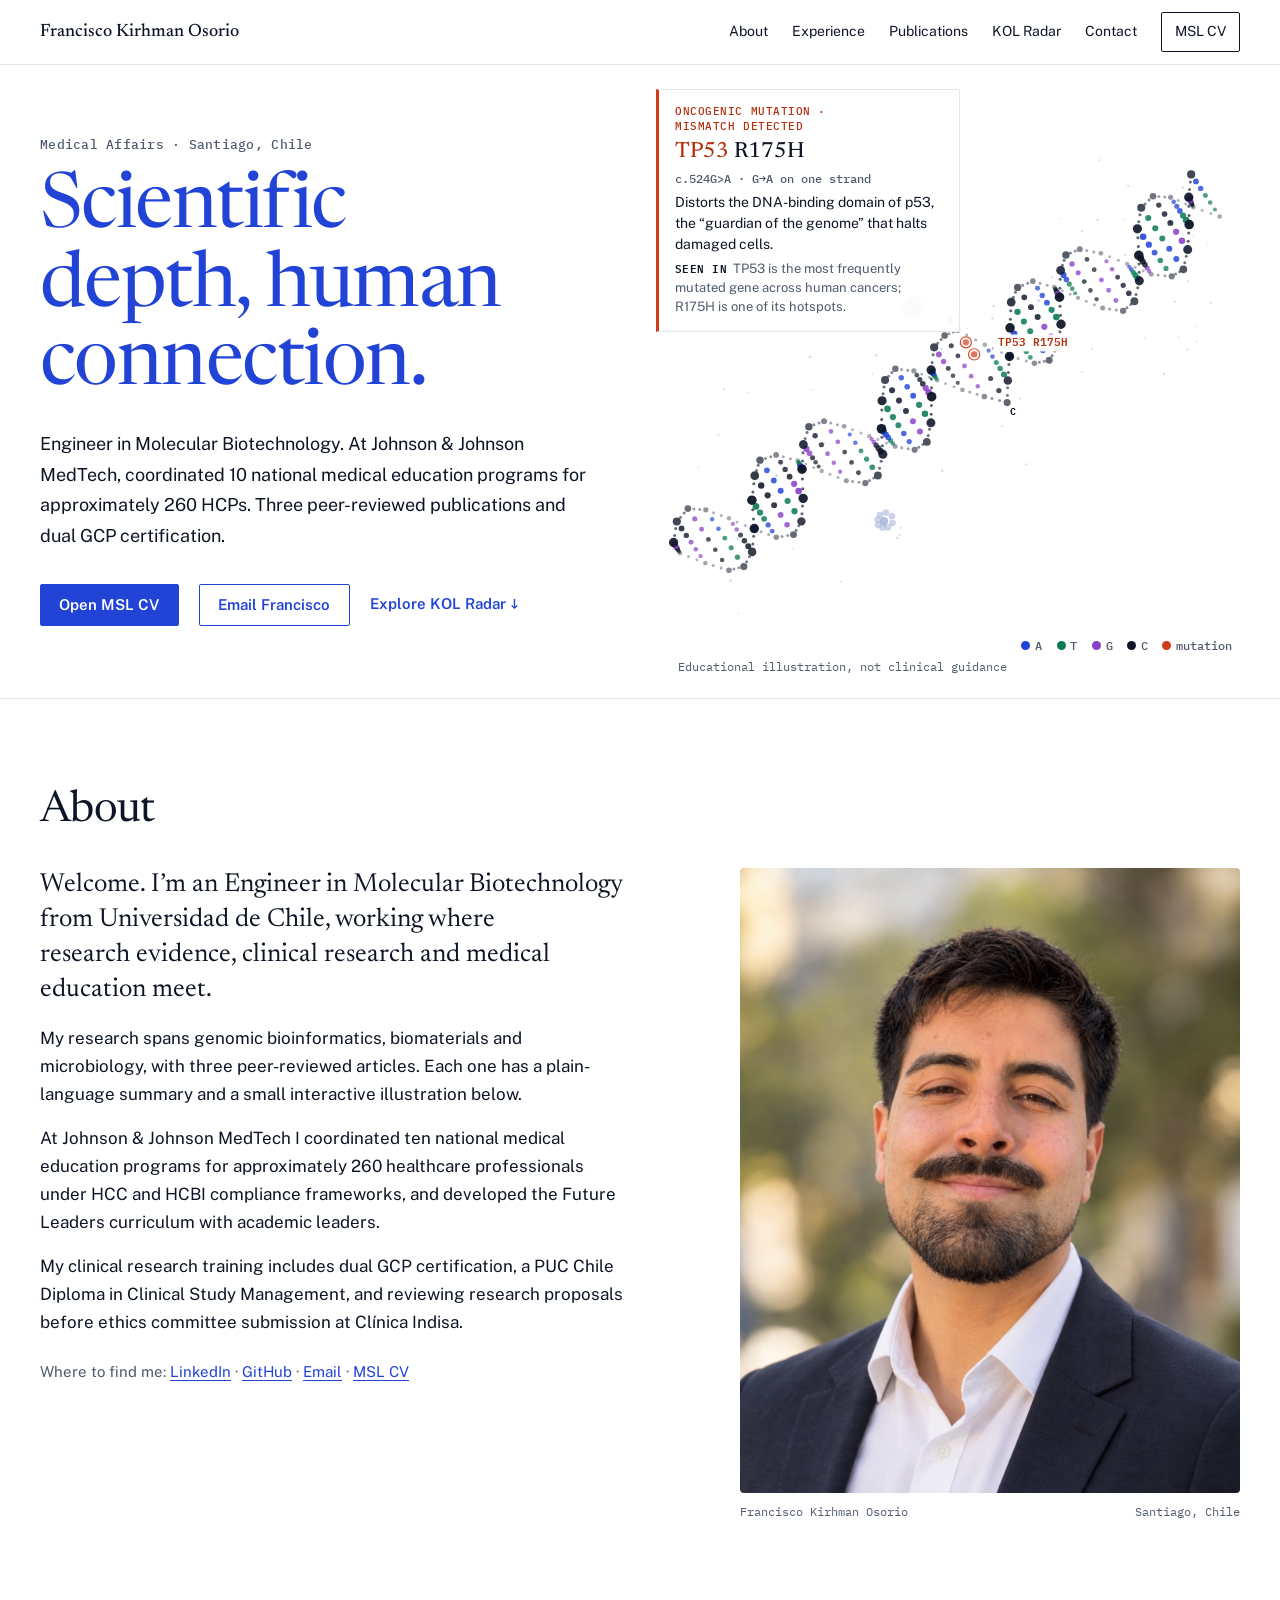
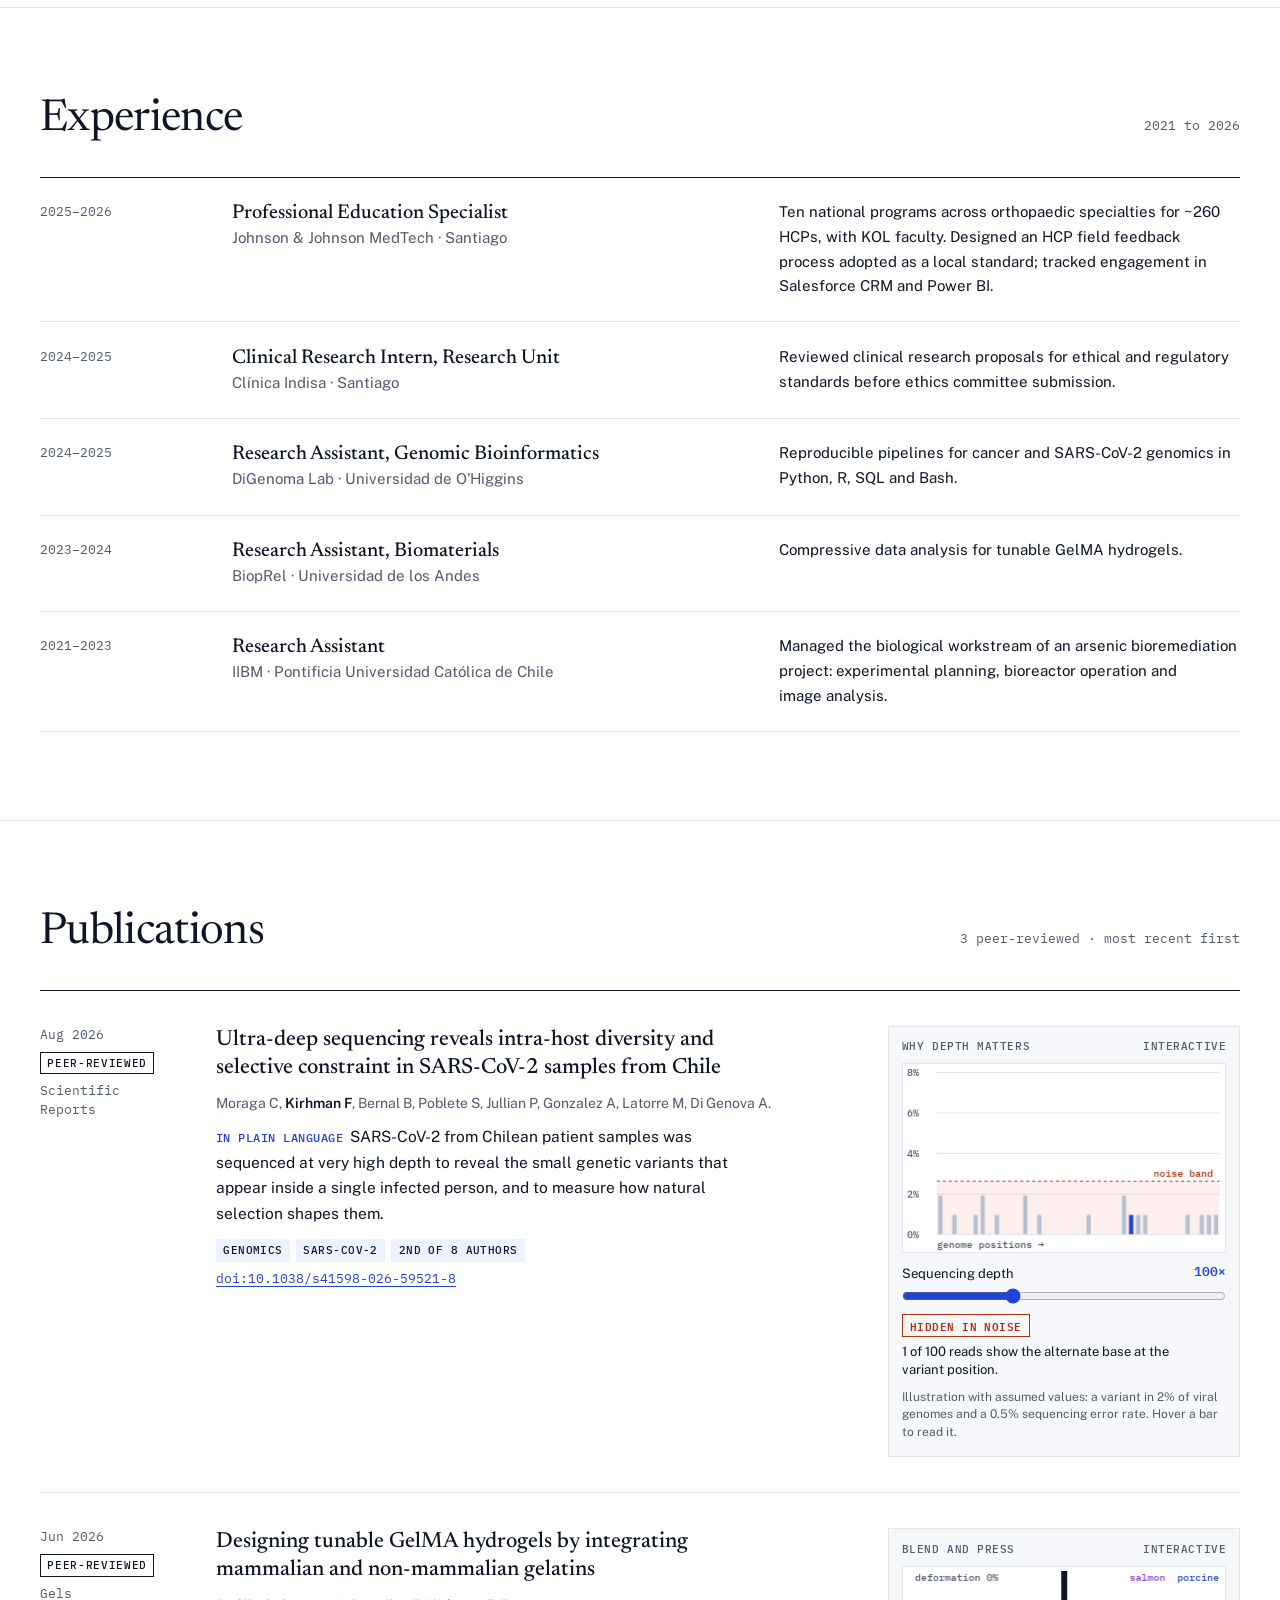
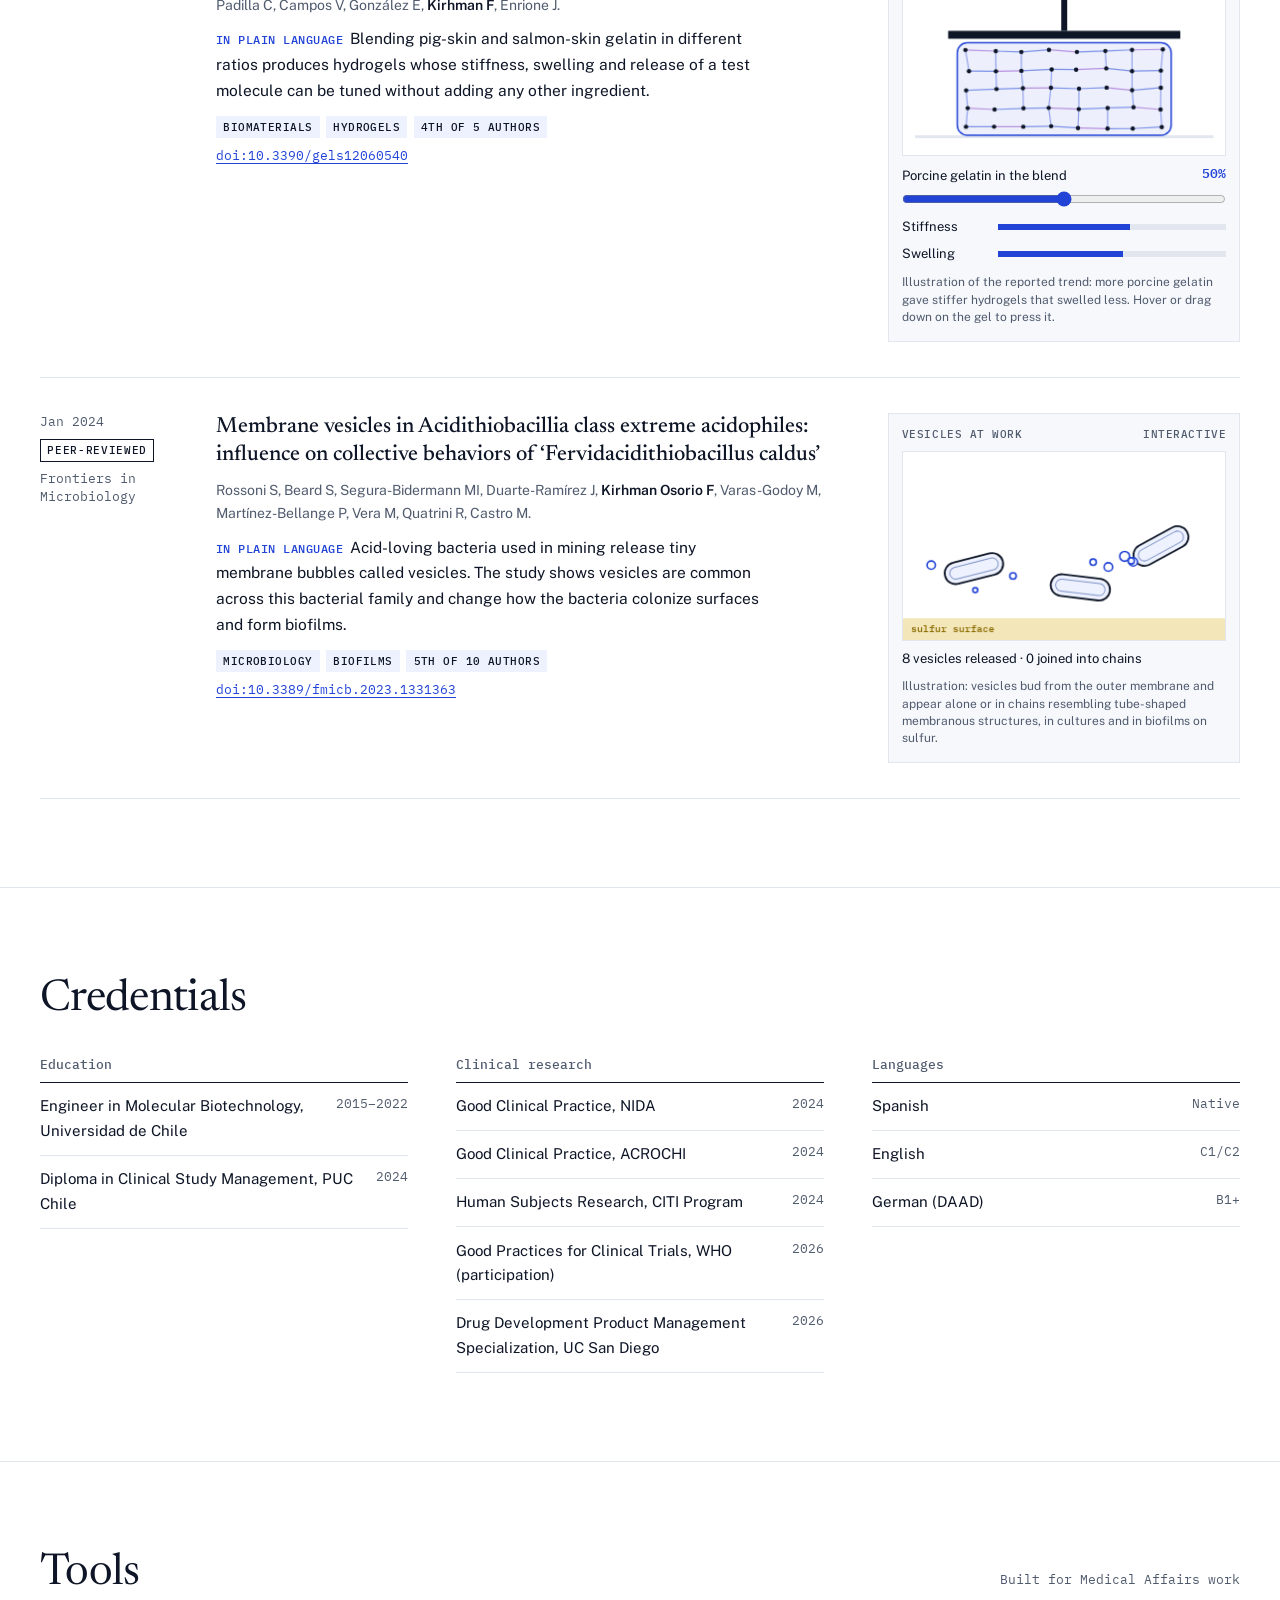
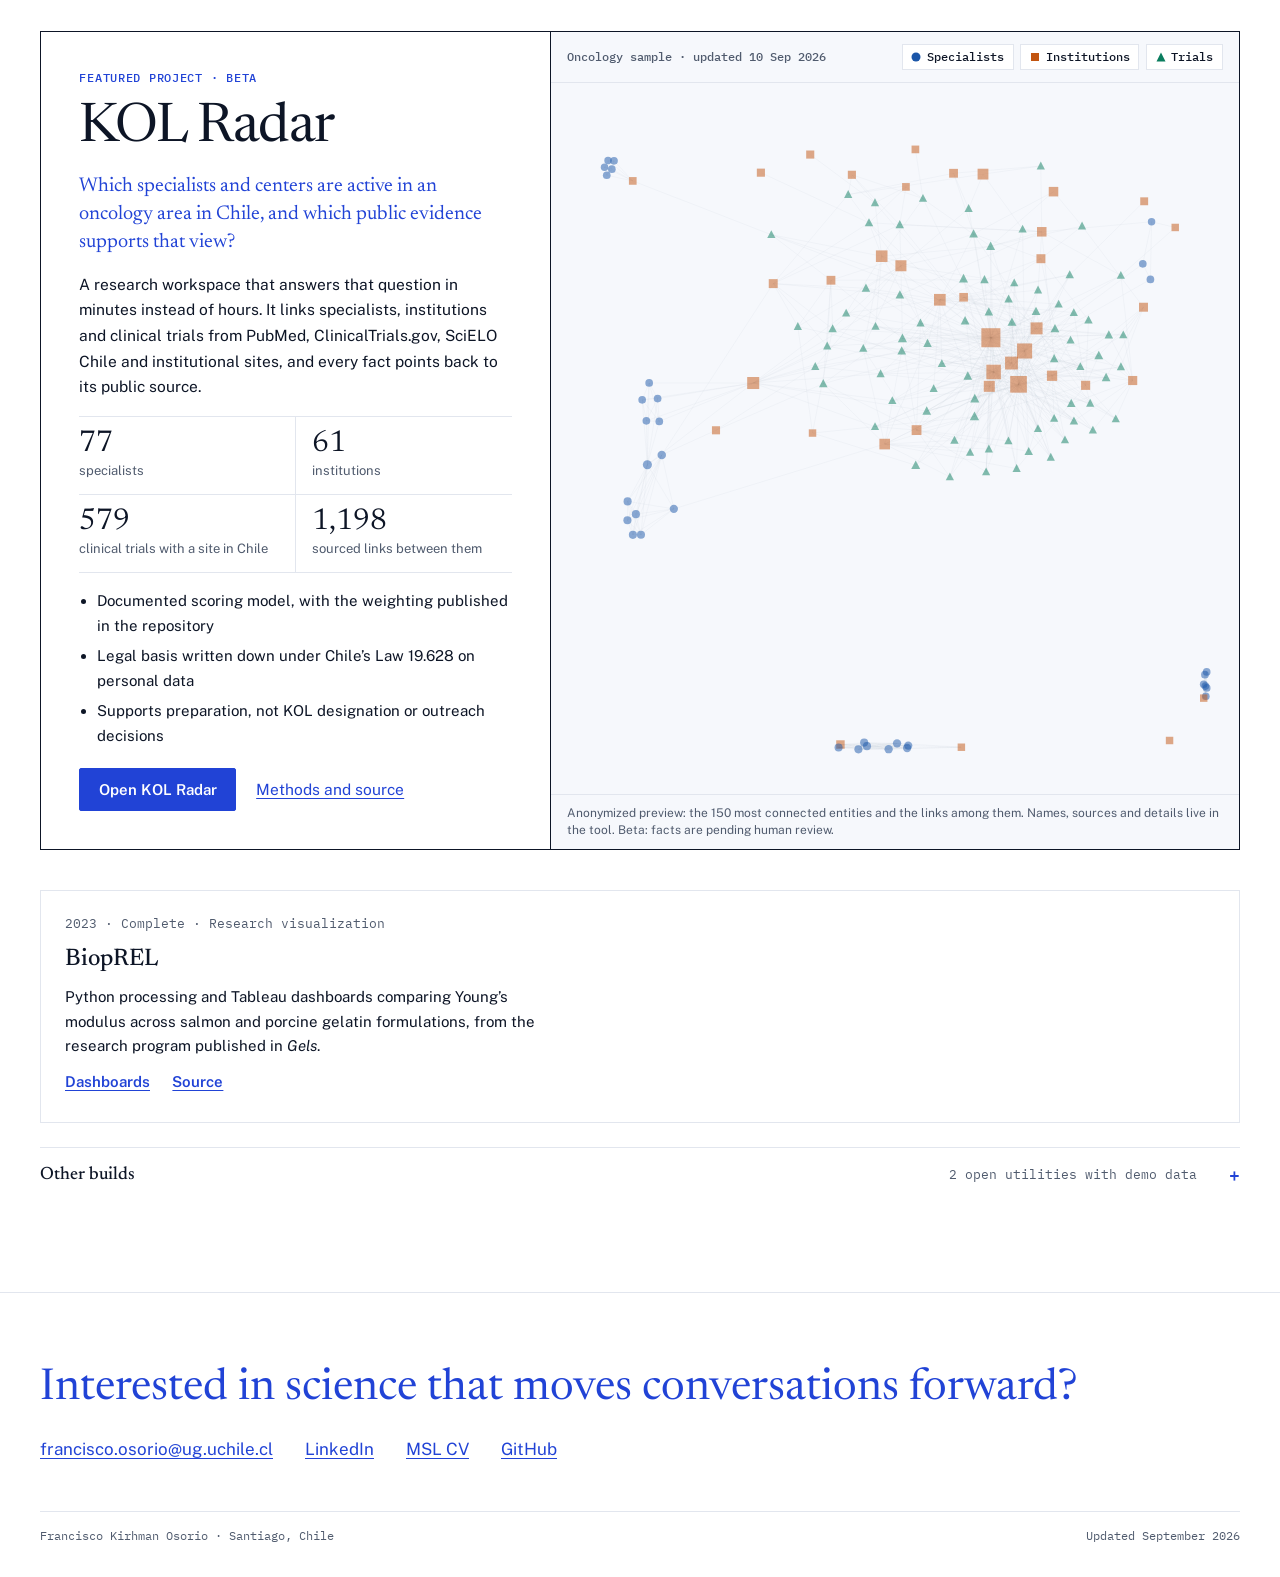
<file: docs/index.html>
<!doctype html>
<html lang="en">
<meta charset="utf-8">
<meta name="viewport" content="width=device-width, initial-scale=1">
<link rel="icon" href="data:image/svg+xml,%3Csvg xmlns='http://www.w3.org/2000/svg' viewBox='0 0 32 32'%3E%3Crect width='32' height='32' rx='16' fill='%232143d6'/%3E%3Ctext x='16' y='21' text-anchor='middle' font-family='Georgia,serif' font-size='14' fill='%23ffffff'%3EFK%3C/text%3E%3C/svg%3E">
<link rel="canonical" href="https://franciscokirhman.github.io/coding-portfolio/">
<meta property="og:type" content="profile">
<meta property="og:site_name" content="Francisco Kirhman Osorio">
<meta property="og:title" content="Francisco Kirhman Osorio | Medical Affairs and MSL Portfolio">
<meta property="og:description" content="Engineer in Molecular Biotechnology. Medical education for ~260 HCPs at Johnson &amp; Johnson MedTech, three peer-reviewed publications, dual GCP certification and KOL Radar.">
<meta property="og:url" content="https://franciscokirhman.github.io/coding-portfolio/">
<meta property="og:image" content="https://franciscokirhman.github.io/coding-portfolio/portrait.jpg">
<meta property="og:image:width" content="800">
<meta property="og:image:height" content="800">
<meta property="og:image:alt" content="Portrait of Francisco Kirhman Osorio">
<meta property="profile:first_name" content="Francisco">
<meta property="profile:last_name" content="Kirhman Osorio">
<meta name="twitter:card" content="summary">
<meta name="twitter:title" content="Francisco Kirhman Osorio | Medical Affairs and MSL Portfolio">
<meta name="twitter:description" content="Engineer in Molecular Biotechnology. Medical education, clinical research training, three peer-reviewed publications and KOL Radar.">
<meta name="twitter:image" content="https://franciscokirhman.github.io/coding-portfolio/portrait.jpg">
<script type="application/ld+json">
{
  "@context": "https://schema.org",
  "@graph": [
    {
      "@type": "Person",
      "@id": "https://franciscokirhman.github.io/coding-portfolio/#person",
      "name": "Francisco Kirhman Osorio",
      "url": "https://franciscokirhman.github.io/coding-portfolio/",
      "image": "https://franciscokirhman.github.io/coding-portfolio/portrait.jpg",
      "email": "mailto:francisco.osorio@ug.uchile.cl",
      "description": "Engineer in Molecular Biotechnology focused on Medical Affairs, medical education and clinical research.",
      "alumniOf": [{"@type": "CollegeOrUniversity", "name": "Universidad de Chile"}, {"@type": "CollegeOrUniversity", "name": "Pontificia Universidad Católica de Chile"}],
      "knowsLanguage": ["es", "en", "de"],
      "address": {"@type": "PostalAddress", "addressLocality": "Santiago", "addressCountry": "CL"},
      "sameAs": ["https://www.linkedin.com/in/franciscokirhman/", "https://github.com/FranciscoKirhman"]
    },
    {
      "@type": "ScholarlyArticle",
      "headline": "Ultra-deep sequencing reveals intra-host diversity and selective constraint in SARS-CoV-2 samples from Chile",
      "datePublished": "2026-08-31",
      "isPartOf": {"@type": "Periodical", "name": "Scientific Reports"},
      "identifier": {"@type": "PropertyValue", "propertyID": "DOI", "value": "10.1038/s41598-026-59521-8"},
      "url": "https://doi.org/10.1038/s41598-026-59521-8",
      "author": [{"@type": "Person", "name": "Carol Moraga"}, {"@id": "https://franciscokirhman.github.io/coding-portfolio/#person"}, {"@type": "Person", "name": "Barbara Bernal"}, {"@type": "Person", "name": "Sofia Poblete"}, {"@type": "Person", "name": "Pastor Jullian"}, {"@type": "Person", "name": "Adrian Gonzalez"}, {"@type": "Person", "name": "Mauricio Latorre"}, {"@type": "Person", "name": "Alex Di Genova"}]
    },
    {
      "@type": "ScholarlyArticle",
      "headline": "Designing Tunable GelMA Hydrogels by Integrating Mammalian and Non-Mammalian Gelatins",
      "datePublished": "2026-06-15",
      "isPartOf": {"@type": "Periodical", "name": "Gels"},
      "identifier": {"@type": "PropertyValue", "propertyID": "DOI", "value": "10.3390/gels12060540"},
      "url": "https://doi.org/10.3390/gels12060540",
      "author": [{"@type": "Person", "name": "Cristina Padilla"}, {"@type": "Person", "name": "Vanessa Campos"}, {"@type": "Person", "name": "Eduardo González"}, {"@id": "https://franciscokirhman.github.io/coding-portfolio/#person"}, {"@type": "Person", "name": "Javier Enrione"}]
    },
    {
      "@type": "ScholarlyArticle",
      "headline": "Membrane vesicles in Acidithiobacillia class extreme acidophiles: influence on collective behaviors of 'Fervidacidithiobacillus caldus'",
      "datePublished": "2024-01-26",
      "isPartOf": {"@type": "Periodical", "name": "Frontiers in Microbiology"},
      "identifier": {"@type": "PropertyValue", "propertyID": "DOI", "value": "10.3389/fmicb.2023.1331363"},
      "url": "https://doi.org/10.3389/fmicb.2023.1331363",
      "author": [{"@type": "Person", "name": "Stefano Rossoni"}, {"@type": "Person", "name": "Simón Beard"}, {"@type": "Person", "name": "María Ignacia Segura-Bidermann"}, {"@type": "Person", "name": "Juan Duarte-Ramírez"}, {"@id": "https://franciscokirhman.github.io/coding-portfolio/#person"}, {"@type": "Person", "name": "Manuel Varas-Godoy"}, {"@type": "Person", "name": "Patricio Martínez-Bellange"}, {"@type": "Person", "name": "Mario Vera"}, {"@type": "Person", "name": "Raquel Quatrini"}, {"@type": "Person", "name": "Matías Castro"}]
    }
  ]
}
</script>
<!-- page -->
<title>Francisco Kirhman Osorio | Medical Affairs and MSL Portfolio</title>
<meta name="description" content="Engineer in Molecular Biotechnology. Coordinated 10 national medical education programs for approximately 260 HCPs at Johnson & Johnson MedTech; three peer-reviewed publications, dual GCP certification and KOL Radar. Santiago, Chile.">
<link rel="preconnect" href="https://fonts.googleapis.com">
<link rel="preconnect" href="https://fonts.gstatic.com" crossorigin>
<link rel="stylesheet" href="https://fonts.googleapis.com/css2?family=IBM+Plex+Mono:wght@400;500;600&family=Newsreader:ital,opsz,wght@0,6..72,400;0,6..72,500;1,6..72,400&family=Public+Sans:ital,wght@0,400;0,500;0,600;1,400&display=swap">
<style>
/* One light world on purpose, like a journal page: every color is painted explicitly. */
:root{
  color-scheme: light;
  --paper:#ffffff; --ink:#0d1526; --muted:#505b6e; --line:#e2e6ee; --blue:#2143d6; --blue-ink:#1a36b0; --blue-soft:#eef2fe; --wash:#f6f8fc;
  --mut:#d23a1b; --mut-ink:#b3300f;
  --kp:#1b56a8; --ki:#c25510; --kt:#0a7d5e;
  --serif:"Newsreader", Georgia, "Times New Roman", serif;
  --sans:"Public Sans", "Helvetica Neue", Arial, sans-serif;
  --mono:"IBM Plex Mono", ui-monospace, "SF Mono", Menlo, monospace;
}
*,*::before,*::after{box-sizing:border-box}
html{-webkit-text-size-adjust:100%}
@media (prefers-reduced-motion: no-preference){html{scroll-behavior:smooth}}
body{margin:0;background:var(--paper);color:var(--ink);font:400 1rem/1.65 var(--sans);-webkit-font-smoothing:antialiased}
h1,h2,h3{margin:0;font-weight:400;text-wrap:balance}
p{margin:0;text-wrap:pretty}
a{color:var(--blue);text-decoration-thickness:1px;text-underline-offset:3px}
a:hover{color:var(--blue-ink)}
img{max-width:100%;display:block}
canvas{display:block}
:focus-visible{outline:2px solid var(--blue);outline-offset:3px}
.shell{width:min(1200px, calc(100% - 48px));margin-inline:auto}
.skip{position:absolute;left:16px;top:-80px;z-index:50;background:var(--ink);color:#fff;padding:.7rem 1rem}
.skip:focus{top:12px;color:#fff}
section[id]{scroll-margin-top:24px}
.mono{font-family:var(--mono)}

/* header */
.top{border-bottom:1px solid var(--line)}
.top .shell{display:flex;align-items:center;justify-content:space-between;gap:1.5rem;min-height:64px;flex-wrap:wrap}
.brand{font:500 1.125rem/1 var(--serif);color:var(--ink);text-decoration:none}
.nav{display:flex;align-items:center;gap:1.5rem;font-size:.875rem}
.nav a{color:var(--ink);text-decoration:none}
.nav a:hover{color:var(--blue)}
.nav .cv{padding:.45rem .8rem;border:1px solid var(--ink);border-radius:2px}
.nav .cv:hover{border-color:var(--blue)}

/* hero */
.hero{position:relative;overflow:hidden;border-bottom:1px solid var(--line)}
.hero .shell{position:relative;display:grid;grid-template-columns:minmax(0,1fr) minmax(0,1fr);gap:2rem;min-height:620px}
.hero-copy{position:relative;z-index:2;align-self:center;padding-block:4.5rem}
.eyebrow{font:500 .8125rem/1.2 var(--mono);color:var(--muted);letter-spacing:.02em}
.hero h1{margin-top:1.1rem;font:400 clamp(2.9rem,6vw,4.9rem)/1.02 var(--serif);letter-spacing:-.02em;color:var(--blue)}
.lede{margin-top:1.5rem;max-width:35rem;font-size:1.125rem;line-height:1.7;color:var(--ink)}
.actions{display:flex;flex-wrap:wrap;align-items:center;gap:.75rem 1.25rem;margin-top:2rem}
.btn{display:inline-flex;align-items:center;gap:.5rem;padding:.8rem 1.15rem;border-radius:2px;font:600 .9375rem/1 var(--sans);text-decoration:none;border:1px solid var(--blue);transition:background-color .15s,color .15s}
.btn.solid{background:var(--blue);color:#fff}
.btn.solid:hover{background:var(--blue-ink);border-color:var(--blue-ink);color:#fff}
.btn.line{color:var(--blue)}
.btn.line:hover{background:var(--blue-soft)}
.star-link{font-weight:600;font-size:.9375rem;text-decoration:none}
.star-link span{font-family:var(--mono);font-weight:500}
.helix-wrap{position:relative;z-index:1;min-height:420px}
#helix{position:absolute;inset:0;width:100%;height:100%;touch-action:pan-y;cursor:crosshair}
#helix:focus-visible{outline-offset:-4px}
.onco{position:absolute;left:0;top:1.5rem;z-index:3;width:min(19rem,58%);display:grid;gap:.35rem;padding:.9rem 1rem;background:rgba(255,255,255,.94);border:1px solid var(--line);border-left:3px solid var(--blue);transition:border-color .3s}
.onco.is-mutated{border-left-color:var(--mut)}
.onco-kicker{font:500 .6875rem/1.35 var(--mono);color:var(--muted);text-transform:uppercase;letter-spacing:.05em}
.onco.is-mutated .onco-kicker{color:var(--mut-ink)}
.onco-title{font:500 1.375rem/1.15 var(--serif);color:var(--ink)}
.onco-title b{font-weight:500;color:var(--blue)}
.onco.is-mutated .onco-title b{color:var(--mut-ink)}
.onco-dna{font:500 .75rem/1.3 var(--mono);color:var(--muted)}
.onco-text{font-size:.875rem;line-height:1.5}
.onco-meta{font-size:.8125rem;line-height:1.45;color:var(--muted)}
.onco-meta span{font:600 .6875rem/1 var(--mono);text-transform:uppercase;letter-spacing:.04em;color:var(--ink);margin-right:.35rem}
.onco .is-empty{display:none}
.key{position:absolute;right:0;bottom:1.1rem;z-index:3;display:flex;flex-wrap:wrap;justify-content:flex-end;gap:.35rem .9rem;font:500 .75rem/1.3 var(--mono);color:var(--muted);background:rgba(255,255,255,.9);padding:.35rem .5rem}
.key span{display:inline-flex;align-items:center;gap:.3rem}
.key i{width:9px;height:9px;border-radius:50%;display:inline-block}
.key .note{flex-basis:100%;text-align:right;font-weight:400}

/* sections */
.section{padding-block:clamp(3.5rem,7vw,5.5rem);border-bottom:1px solid var(--line)}
.sec-head{display:flex;justify-content:space-between;align-items:baseline;gap:1rem;flex-wrap:wrap;margin-bottom:2rem}
.sec-head h2{font:400 clamp(2rem,3.6vw,2.75rem)/1.1 var(--serif);letter-spacing:-.015em}
.sec-head p{font:400 .8125rem/1.4 var(--mono);color:var(--muted)}

/* about */
.about{display:grid;grid-template-columns:minmax(0,1fr) minmax(0,.9fr);gap:2.5rem clamp(2.5rem,6vw,5.5rem);align-items:start}
.about-text{display:grid;gap:1rem;font-size:1.0625rem;max-width:40rem}
.about-text .welcome{font:400 1.625rem/1.35 var(--serif)}
.find{margin-top:.5rem;font-size:.9375rem;color:var(--muted)}
.find a{white-space:nowrap}
.portrait-fig{margin:0;justify-self:end;width:100%;max-width:500px}
.portrait{width:100%;height:auto;aspect-ratio:4/5;object-fit:cover;object-position:50% 30%;border-radius:4px}
.portrait-fig figcaption{display:flex;justify-content:space-between;gap:1rem;margin-top:.7rem;font:400 .75rem/1.3 var(--mono);color:var(--muted)}

/* experience */
.rows{border-top:1px solid var(--ink)}
.row{display:grid;grid-template-columns:9.5rem minmax(0,1.1fr) minmax(0,1fr);gap:.5rem 2.5rem;padding:1.4rem 0;border-bottom:1px solid var(--line)}
.row .when{font:400 .8125rem/1.8 var(--mono);color:var(--muted);font-variant-numeric:tabular-nums}
.row h3{font:500 1.25rem/1.3 var(--serif)}
.row .org{font-size:.9375rem;color:var(--muted)}
.row p.what{font-size:.9375rem;color:var(--ink)}

/* publications */
.pubs{list-style:none;margin:0;padding:0;border-top:1px solid var(--ink)}
.pub{display:grid;grid-template-columns:8.5rem minmax(0,1fr) minmax(0,22rem);gap:1rem 2.5rem;padding:2.2rem 0;border-bottom:1px solid var(--line)}
.pub-when{display:grid;gap:.5rem;align-content:start;font:400 .8125rem/1.4 var(--mono);color:var(--muted)}
.badge{justify-self:start;font:500 .6875rem/1 var(--mono);letter-spacing:.06em;color:var(--ink);border:1px solid var(--ink);padding:.3rem .4rem}
.pub-body{display:grid;gap:.6rem;align-content:start}
.pub-body h3{font:500 1.375rem/1.28 var(--serif)}
.pub-body h3 a{color:var(--ink);text-decoration:none}
.pub-body h3 a:hover{color:var(--blue)}
.authors{font-size:.875rem;color:var(--muted)}
.authors b{color:var(--ink);font-weight:600}
.plain{font-size:.9688rem;line-height:1.65;max-width:62ch}
.plain span{font:500 .75rem/1 var(--mono);color:var(--blue);margin-right:.4rem;text-transform:uppercase;letter-spacing:.04em}
.tags{display:flex;flex-wrap:wrap;gap:.4rem;margin-top:.2rem}
.tags span{font:500 .6875rem/1 var(--mono);letter-spacing:.04em;text-transform:uppercase;color:var(--ink);background:var(--blue-soft);padding:.35rem .45rem}
.doi{font:400 .8125rem/1.3 var(--mono);overflow-wrap:anywhere}
.lab{margin:0;display:grid;gap:.6rem;align-content:start;background:var(--wash);border:1px solid var(--line);padding:.8rem .8rem .9rem}
.lab-head{display:flex;justify-content:space-between;gap:.5rem;font:500 .6875rem/1.3 var(--mono);color:var(--muted);text-transform:uppercase;letter-spacing:.05em}
.lab canvas{width:100%;height:190px;background:#fff;border:1px solid var(--line);touch-action:pan-y}
.lab label{display:grid;gap:.25rem;font-size:.8125rem;color:var(--ink)}
.lab label span{display:flex;justify-content:space-between;gap:.5rem}
.lab output{font:600 .8125rem/1.3 var(--mono);color:var(--blue)}
.lab input[type=range]{width:100%;accent-color:var(--blue);margin:0}
.readout{display:flex;flex-wrap:wrap;align-items:center;gap:.4rem .6rem;font-size:.8125rem;line-height:1.4}
.pill{font:600 .6875rem/1 var(--mono);text-transform:uppercase;letter-spacing:.04em;padding:.3rem .45rem;border:1px solid currentColor}
.pill.good{color:#0b7a53}
.pill.warn{color:var(--mut-ink)}
.lab figcaption{font-size:.75rem;line-height:1.45;color:var(--muted)}
.meters{display:grid;gap:.35rem;font-size:.8125rem}
.meter{display:grid;grid-template-columns:5.5rem minmax(0,1fr);align-items:center;gap:.5rem}
.meter i{display:block;height:6px;background:var(--line);position:relative;overflow:hidden}
.meter i b{position:absolute;inset:0 auto 0 0;background:var(--blue);transition:width .25s}

/* credentials */
.creds{display:grid;grid-template-columns:repeat(3,minmax(0,1fr));gap:2rem 3rem}
.creds h3{font:500 .8125rem/1.2 var(--mono);color:var(--muted);padding-bottom:.6rem;border-bottom:1px solid var(--ink)}
.creds ul{list-style:none;margin:0;padding:0}
.creds li{display:flex;justify-content:space-between;gap:1rem;padding:.7rem 0;border-bottom:1px solid var(--line);font-size:.9375rem}
.creds li span:last-child{font:400 .8125rem/1.6 var(--mono);color:var(--muted);white-space:nowrap}

/* tools */
.feature{display:grid;grid-template-columns:minmax(0,.85fr) minmax(0,1.15fr);border:1px solid var(--ink);margin-bottom:2.5rem}
.feature-copy{padding:clamp(1.5rem,3vw,2.5rem);display:grid;gap:1rem;align-content:start}
.feature-copy .kicker{font:500 .75rem/1.3 var(--mono);color:var(--blue);text-transform:uppercase;letter-spacing:.06em}
.feature-copy h3{font:400 clamp(2.4rem,4.4vw,3.4rem)/1 var(--serif);color:var(--ink);letter-spacing:-.015em}
.feature-copy .q{font:400 1.25rem/1.4 var(--serif);color:var(--blue)}
.feature-copy p{font-size:.9688rem}
.stats{display:grid;grid-template-columns:repeat(2,minmax(0,1fr));margin:0;border-top:1px solid var(--line)}
.stats div{display:grid;gap:.1rem;padding:.75rem 0;border-bottom:1px solid var(--line)}
.stats div:nth-child(odd){padding-right:1rem;border-right:1px solid var(--line)}
.stats div:nth-child(even){padding-left:1rem}
.stats dt{font-size:.8125rem;color:var(--muted);order:2}
.stats dd{margin:0;font:400 1.875rem/1 var(--serif);font-variant-numeric:lining-nums tabular-nums}
.principles{margin:0;padding-left:1.1rem;display:grid;gap:.35rem;font-size:.9375rem}
.feature .links{display:flex;flex-wrap:wrap;gap:.75rem 1.25rem;align-items:center;margin-top:.25rem}
.feature-viz{position:relative;background:var(--wash);border-left:1px solid var(--ink);min-height:460px;display:grid;grid-template-rows:auto minmax(0,1fr) auto}
.viz-bar{display:flex;flex-wrap:wrap;align-items:center;justify-content:space-between;gap:.5rem;padding:.75rem 1rem;border-bottom:1px solid var(--line);font:500 .75rem/1.3 var(--mono);color:var(--muted)}
.filters{display:flex;flex-wrap:wrap;gap:.4rem}
.filters button{display:inline-flex;align-items:center;gap:.35rem;font:500 .75rem/1 var(--mono);color:var(--ink);background:#fff;border:1px solid var(--line);padding:.4rem .55rem;cursor:pointer}
.filters button[aria-pressed="false"]{color:var(--muted);background:transparent;text-decoration:line-through}
.filters svg{width:10px;height:10px}
#kolNet{width:100%;height:100%;min-height:360px;touch-action:pan-y;cursor:crosshair}
.viz-tip{position:absolute;pointer-events:none;z-index:2;font:500 .75rem/1.3 var(--mono);background:var(--ink);color:#fff;padding:.35rem .5rem;white-space:nowrap;opacity:0;transition:opacity .12s}
.viz-foot{padding:.6rem 1rem;border-top:1px solid var(--line);font-size:.75rem;line-height:1.45;color:var(--muted)}
.cards{display:grid;grid-template-columns:repeat(2,minmax(0,1fr));gap:1px;background:var(--line);border:1px solid var(--line)}
.card{background:#fff;padding:1.5rem 1.5rem 1.7rem;display:grid;gap:.7rem;align-content:start}
.card .meta{font:400 .8125rem/1.4 var(--mono);color:var(--muted)}
.card h3{font:500 1.5rem/1.2 var(--serif)}
.card p{font-size:.9375rem;color:var(--ink);max-width:56ch}
.card .links{display:flex;flex-wrap:wrap;gap:.5rem 1.4rem;font-size:.9375rem;font-weight:600}
.other{margin-top:1.5rem;border-top:1px solid var(--line)}
.other summary{cursor:pointer;padding:1rem 0;font:500 1.125rem/1.3 var(--serif);list-style:none;display:flex;justify-content:space-between;gap:1rem}
.other summary::-webkit-details-marker{display:none}
.other summary::after{content:"+";font-family:var(--mono);color:var(--blue)}
.other[open] summary::after{content:"−"}
.other summary small{font:400 .8125rem/1.3 var(--mono);color:var(--muted);margin-left:auto;margin-right:1rem;align-self:center}

/* footer */
.foot{padding-block:clamp(3rem,6vw,4.5rem) 2rem}
.foot h2{font:400 clamp(1.9rem,3.6vw,2.75rem)/1.1 var(--serif);color:var(--blue)}
.foot-links{display:flex;flex-wrap:wrap;gap:.6rem 2rem;margin-top:1.4rem;font-size:1.0625rem}
.foot-base{display:flex;justify-content:space-between;flex-wrap:wrap;gap:.5rem 2rem;margin-top:3rem;padding-top:1rem;border-top:1px solid var(--line);font:400 .75rem/1.4 var(--mono);color:var(--muted)}

@media (max-width: 1020px){
  .pub{grid-template-columns:8rem minmax(0,1fr)}
  .pub .lab{grid-column:2;max-width:26rem}
  .feature{grid-template-columns:1fr}
  .feature-viz{border-left:0;border-top:1px solid var(--ink)}
}
@media (max-width: 900px){
  .hero .shell{grid-template-columns:1fr;min-height:0;gap:0}
  .hero-copy{padding-block:3rem 1.5rem}
  .helix-wrap{min-height:0;margin-inline:-24px;display:grid}
  #helix{position:relative;height:340px}
  .onco{position:static;width:auto;margin:0 24px 1rem}
  .key{position:static;justify-content:flex-start;margin:0 24px 1.5rem;background:none;padding:0}
  .key .note{text-align:left}
  .about{grid-template-columns:1fr}
  .portrait-fig{order:-1;justify-self:start;width:8rem;max-width:8rem}
  .portrait{width:8rem;height:8rem;aspect-ratio:auto;border-radius:50%}
  .portrait-fig figcaption{display:none}
  .row{grid-template-columns:1fr;gap:.3rem}
  .pub{grid-template-columns:1fr;gap:.8rem}
  .pub .lab{grid-column:auto;max-width:none}
  .pub-when{grid-auto-flow:column;justify-content:start;align-items:center;gap:.8rem}
  .cards{grid-template-columns:1fr}
  .creds{grid-template-columns:1fr}
}
@media (max-width: 560px){
  .shell{width:calc(100% - 32px)}
  .helix-wrap{margin-inline:-16px}
  .onco{margin-inline:16px}
  .key{margin-inline:16px}
  .nav{gap:1rem;flex-wrap:wrap}
  .nav a:not(.cv){display:none}
  .stats{grid-template-columns:1fr}
  .stats div:nth-child(odd){padding-right:0;border-right:0}
  .stats div:nth-child(even){padding-left:0}
}
</style>

<a class="skip" href="#main">Skip to content</a>

<header class="top">
  <div class="shell">
    <a class="brand" href="#main">Francisco Kirhman Osorio</a>
    <nav class="nav" aria-label="Sections">
      <a href="#about">About</a>
      <a href="#experience">Experience</a>
      <a href="#publications">Publications</a>
      <a href="#kol-radar">KOL Radar</a>
      <a href="#contact">Contact</a>
      <a class="cv" href="Francisco_Kirhman_MSL_CV.pdf" target="_blank" rel="noopener">MSL CV</a>
    </nav>
  </div>
</header>

<main id="main">
  <section class="hero" aria-labelledby="hero-title">
    <div class="shell">
      <div class="hero-copy">
        <p class="eyebrow">Medical Affairs · Santiago, Chile</p>
        <h1 id="hero-title">Scientific depth, human connection.</h1>
        <p class="lede">Engineer in Molecular Biotechnology. At Johnson &amp; Johnson MedTech, coordinated 10 national medical education programs for approximately 260 HCPs. Three peer-reviewed publications and dual GCP certification.</p>
        <div class="actions">
          <a class="btn solid" href="Francisco_Kirhman_MSL_CV.pdf" target="_blank" rel="noopener">Open MSL CV</a>
          <a class="btn line" href="mailto:francisco.osorio@ug.uchile.cl">Email Francisco</a>
          <a class="star-link" href="#kol-radar">Explore KOL Radar <span>↓</span></a>
        </div>
      </div>
      <div class="helix-wrap">
        <canvas id="helix" tabindex="0" role="img" aria-label="Interactive DNA double helix. Hovering or tapping it introduces a known oncogenic hotspot mutation, described in the panel; repair proteins then fix it. Press Enter to introduce one with the keyboard." aria-describedby="onco"></canvas>
        <div class="onco" id="onco" aria-live="polite">
          <p class="onco-kicker" id="oncoKicker">Oncogenic hotspots</p>
          <p class="onco-title"><b id="oncoGene">Hover the helix</b> <span id="oncoProt"></span></p>
          <p class="onco-dna is-empty" id="oncoDna"></p>
          <p class="onco-text" id="oncoWhat">Each pass introduces a well-known cancer driver mutation. Mismatch repair proteins then move in on their own to fix it.</p>
          <p class="onco-meta is-empty" id="oncoSeen"></p>
          <p class="onco-meta is-empty" id="oncoTx"></p>
        </div>
        <div class="key" aria-hidden="true">
          <span><i style="background:#2143d6"></i>A</span><span><i style="background:#0b7a53"></i>T</span><span><i style="background:#8a3fc7"></i>G</span><span><i style="background:#0d1526"></i>C</span><span><i style="background:#d23a1b"></i>mutation</span>
          <span class="note">Educational illustration, not clinical guidance</span>
        </div>
      </div>
    </div>
  </section>

  <section class="section" id="about" aria-labelledby="about-title">
    <div class="shell">
      <div class="sec-head"><h2 id="about-title">About</h2></div>
      <div class="about">
        <div class="about-text">
          <p class="welcome">Welcome. I’m an Engineer in Molecular Biotechnology from Universidad de Chile, working where research evidence, clinical research and medical education meet.</p>
          <p>My research spans genomic bioinformatics, biomaterials and microbiology, with three peer-reviewed articles. Each one has a plain-language summary and a small interactive illustration below.</p>
          <p>At Johnson &amp; Johnson MedTech I coordinated ten national medical education programs for approximately 260 healthcare professionals under HCC and HCBI compliance frameworks, and developed the Future Leaders curriculum with academic leaders.</p>
          <p>My clinical research training includes dual GCP certification, a PUC Chile Diploma in Clinical Study Management, and reviewing research proposals before ethics committee submission at Clínica Indisa.</p>
          <p class="find">Where to find me: <a href="https://www.linkedin.com/in/franciscokirhman/" target="_blank" rel="noopener">LinkedIn</a> · <a href="https://github.com/FranciscoKirhman" target="_blank" rel="noopener">GitHub</a> · <a href="mailto:francisco.osorio@ug.uchile.cl">Email</a> · <a href="Francisco_Kirhman_MSL_CV.pdf" target="_blank" rel="noopener">MSL CV</a></p>
        </div>
        <figure class="portrait-fig">
          <img class="portrait" src="portrait.jpg" width="800" height="800" alt="Portrait of Francisco Kirhman Osorio">
          <figcaption><span>Francisco Kirhman Osorio</span><span>Santiago, Chile</span></figcaption>
        </figure>
      </div>
    </div>
  </section>

  <section class="section" id="experience" aria-labelledby="exp-title">
    <div class="shell">
      <div class="sec-head"><h2 id="exp-title">Experience</h2><p>2021 to 2026</p></div>
      <div class="rows">
        <article class="row"><p class="when">2025–2026</p><div><h3>Professional Education Specialist</h3><p class="org">Johnson &amp; Johnson MedTech · Santiago</p></div><p class="what">Ten national programs across orthopaedic specialties for ~260 HCPs, with KOL faculty. Designed an HCP field feedback process adopted as a local standard; tracked engagement in Salesforce CRM and Power BI.</p></article>
        <article class="row"><p class="when">2024–2025</p><div><h3>Clinical Research Intern, Research Unit</h3><p class="org">Clínica Indisa · Santiago</p></div><p class="what">Reviewed clinical research proposals for ethical and regulatory standards before ethics committee submission.</p></article>
        <article class="row"><p class="when">2024–2025</p><div><h3>Research Assistant, Genomic Bioinformatics</h3><p class="org">DiGenoma Lab · Universidad de O’Higgins</p></div><p class="what">Reproducible pipelines for cancer and SARS-CoV-2 genomics in Python, R, SQL and Bash.</p></article>
        <article class="row"><p class="when">2023–2024</p><div><h3>Research Assistant, Biomaterials</h3><p class="org">BiopRel · Universidad de los Andes</p></div><p class="what">Compressive data analysis for tunable GelMA hydrogels.</p></article>
        <article class="row"><p class="when">2021–2023</p><div><h3>Research Assistant</h3><p class="org">IIBM · Pontificia Universidad Católica de Chile</p></div><p class="what">Managed the biological workstream of an arsenic bioremediation project: experimental planning, bioreactor operation and image analysis.</p></article>
      </div>
    </div>
  </section>

  <section class="section" id="publications" aria-labelledby="pubs-title">
    <div class="shell">
      <div class="sec-head"><h2 id="pubs-title">Publications</h2><p>3 peer-reviewed · most recent first</p></div>
      <ol class="pubs">
        <li class="pub">
          <div class="pub-when"><span>Aug 2026</span><span class="badge">PEER-REVIEWED</span><span>Scientific Reports</span></div>
          <div class="pub-body">
            <h3><a href="https://doi.org/10.1038/s41598-026-59521-8" target="_blank" rel="noopener">Ultra-deep sequencing reveals intra-host diversity and selective constraint in SARS-CoV-2 samples from Chile</a></h3>
            <p class="authors">Moraga C, <b>Kirhman F</b>, Bernal B, Poblete S, Jullian P, Gonzalez A, Latorre M, Di Genova A.</p>
            <p class="plain"><span>In plain language</span>SARS-CoV-2 from Chilean patient samples was sequenced at very high depth to reveal the small genetic variants that appear inside a single infected person, and to measure how natural selection shapes them.</p>
            <div class="tags"><span>Genomics</span><span>SARS-CoV-2</span><span>2nd of 8 authors</span></div>
            <a class="doi" href="https://doi.org/10.1038/s41598-026-59521-8" target="_blank" rel="noopener">doi:10.1038/s41598-026-59521-8</a>
          </div>
          <figure class="lab" id="labDepth">
            <p class="lab-head"><span>Why depth matters</span><span>interactive</span></p>
            <canvas aria-label="Chart of the observed non-reference fraction at 40 genome positions. One position carries a low-frequency variant; the rest show only sequencing error." role="img"></canvas>
            <label><span>Sequencing depth <output id="depthOut">100×</output></span><input type="range" id="depthRange" min="1" max="4" step="0.05" value="2"></label>
            <p class="readout" aria-live="polite"><span class="pill warn" id="depthPill">Hidden in noise</span><span id="depthText"></span></p>
            <figcaption>Illustration with assumed values: a variant in 2% of viral genomes and a 0.5% sequencing error rate. Hover a bar to read it.</figcaption>
          </figure>
        </li>
        <li class="pub">
          <div class="pub-when"><span>Jun 2026</span><span class="badge">PEER-REVIEWED</span><span>Gels</span></div>
          <div class="pub-body">
            <h3><a href="https://doi.org/10.3390/gels12060540" target="_blank" rel="noopener">Designing tunable GelMA hydrogels by integrating mammalian and non-mammalian gelatins</a></h3>
            <p class="authors">Padilla C, Campos V, González E, <b>Kirhman F</b>, Enrione J.</p>
            <p class="plain"><span>In plain language</span>Blending pig-skin and salmon-skin gelatin in different ratios produces hydrogels whose stiffness, swelling and release of a test molecule can be tuned without adding any other ingredient.</p>
            <div class="tags"><span>Biomaterials</span><span>Hydrogels</span><span>4th of 5 authors</span></div>
            <a class="doi" href="https://doi.org/10.3390/gels12060540" target="_blank" rel="noopener">doi:10.3390/gels12060540</a>
          </div>
          <figure class="lab" id="labGel">
            <p class="lab-head"><span>Blend and press</span><span>interactive</span></p>
            <canvas aria-label="A hydrogel block with a polymer network. Moving the pointer down over it presses the gel; stiffer blends deform less." role="img"></canvas>
            <label><span>Porcine gelatin in the blend <output id="gelOut">50%</output></span><input type="range" id="gelRange" min="0" max="100" step="5" value="50"></label>
            <div class="meters" aria-live="polite">
              <div class="meter"><span>Stiffness</span><i><b id="gelStiff" style="width:50%"></b></i></div>
              <div class="meter"><span>Swelling</span><i><b id="gelSwell" style="width:50%"></b></i></div>
            </div>
            <figcaption>Illustration of the reported trend: more porcine gelatin gave stiffer hydrogels that swelled less. Hover or drag down on the gel to press it.</figcaption>
          </figure>
        </li>
        <li class="pub">
          <div class="pub-when"><span>Jan 2024</span><span class="badge">PEER-REVIEWED</span><span>Frontiers in Microbiology</span></div>
          <div class="pub-body">
            <h3><a href="https://doi.org/10.3389/fmicb.2023.1331363" target="_blank" rel="noopener">Membrane vesicles in Acidithiobacillia class extreme acidophiles: influence on collective behaviors of ‘Fervidacidithiobacillus caldus’</a></h3>
            <p class="authors">Rossoni S, Beard S, Segura-Bidermann MI, Duarte-Ramírez J, <b>Kirhman Osorio F</b>, Varas-Godoy M, Martínez-Bellange P, Vera M, Quatrini R, Castro M.</p>
            <p class="plain"><span>In plain language</span>Acid-loving bacteria used in mining release tiny membrane bubbles called vesicles. The study shows vesicles are common across this bacterial family and change how the bacteria colonize surfaces and form biofilms.</p>
            <div class="tags"><span>Microbiology</span><span>Biofilms</span><span>5th of 10 authors</span></div>
            <a class="doi" href="https://doi.org/10.3389/fmicb.2023.1331363" target="_blank" rel="noopener">doi:10.3389/fmicb.2023.1331363</a>
          </div>
          <figure class="lab" id="labVes">
            <p class="lab-head"><span>Vesicles at work</span><span>interactive</span></p>
            <canvas aria-label="Rod-shaped bacteria on a sulfur surface releasing membrane vesicles, some joined in chains between cells." role="img"></canvas>
            <p class="readout" aria-live="polite"><span id="vesText">Hover the culture to watch vesicles bud off.</span></p>
            <figcaption>Illustration: vesicles bud from the outer membrane and appear alone or in chains resembling tube-shaped membranous structures, in cultures and in biofilms on sulfur.</figcaption>
          </figure>
        </li>
      </ol>
    </div>
  </section>

  <section class="section" id="credentials" aria-labelledby="cred-title">
    <div class="shell">
      <div class="sec-head"><h2 id="cred-title">Credentials</h2></div>
      <div class="creds">
        <div>
          <h3>Education</h3>
          <ul>
            <li><span>Engineer in Molecular Biotechnology, Universidad de Chile</span><span>2015–2022</span></li>
            <li><span>Diploma in Clinical Study Management, PUC Chile</span><span>2024</span></li>
          </ul>
        </div>
        <div>
          <h3>Clinical research</h3>
          <ul>
            <li><span>Good Clinical Practice, NIDA</span><span>2024</span></li>
            <li><span>Good Clinical Practice, ACROCHI</span><span>2024</span></li>
            <li><span>Human Subjects Research, CITI Program</span><span>2024</span></li>
            <li><span>Good Practices for Clinical Trials, WHO (participation)</span><span>2026</span></li>
            <li><span>Drug Development Product Management Specialization, UC San Diego</span><span>2026</span></li>
          </ul>
        </div>
        <div>
          <h3>Languages</h3>
          <ul>
            <li><span>Spanish</span><span>Native</span></li>
            <li><span>English</span><span>C1/C2</span></li>
            <li><span>German (DAAD)</span><span>B1+</span></li>
          </ul>
        </div>
      </div>
    </div>
  </section>

  <section class="section" id="tools" aria-labelledby="tools-title">
    <div class="shell">
      <div class="sec-head"><h2 id="tools-title">Tools</h2><p>Built for Medical Affairs work</p></div>

      <article class="feature" id="kol-radar" aria-labelledby="kol-title">
        <div class="feature-copy">
          <p class="kicker">Featured project · beta</p>
          <h3 id="kol-title">KOL Radar</h3>
          <p class="q">Which specialists and centers are active in an oncology area in Chile, and which public evidence supports that view?</p>
          <p>A research workspace that answers that question in minutes instead of hours. It links specialists, institutions and clinical trials from PubMed, ClinicalTrials.gov, SciELO Chile and institutional sites, and every fact points back to its public source.</p>
          <dl class="stats" id="kolStats">
            <div><dt>specialists</dt><dd data-k="p">77</dd></div>
            <div><dt>institutions</dt><dd data-k="i">61</dd></div>
            <div><dt>clinical trials with a site in Chile</dt><dd data-k="t">579</dd></div>
            <div><dt>sourced links between them</dt><dd data-k="links">1,198</dd></div>
          </dl>
          <ul class="principles">
            <li>Documented scoring model, with the weighting published in the repository</li>
            <li>Legal basis written down under Chile’s Law 19.628 on personal data</li>
            <li>Supports preparation, not KOL designation or outreach decisions</li>
          </ul>
          <p class="links"><a class="btn solid" href="https://franciscokirhman.github.io/kol-radar/web/index.html" target="_blank" rel="noopener">Open KOL Radar</a><a href="https://github.com/FranciscoKirhman/kol-radar" target="_blank" rel="noopener">Methods and source</a></p>
        </div>
        <div class="feature-viz">
          <div class="viz-bar">
            <span id="kolUpdated">Oncology sample · updated 10 Sep 2026</span>
            <div class="filters" role="group" aria-label="Show entity types">
              <button type="button" data-type="p" aria-pressed="true"><svg viewBox="0 0 10 10" aria-hidden="true"><circle cx="5" cy="5" r="4.5" fill="#1b56a8"/></svg>Specialists</button>
              <button type="button" data-type="i" aria-pressed="true"><svg viewBox="0 0 10 10" aria-hidden="true"><rect x="1" y="1" width="8" height="8" fill="#c25510"/></svg>Institutions</button>
              <button type="button" data-type="t" aria-pressed="true"><svg viewBox="0 0 10 10" aria-hidden="true"><path d="M5 .5 9.5 9.5H.5Z" fill="#0a7d5e"/></svg>Trials</button>
            </div>
          </div>
          <canvas id="kolNet" role="img" aria-label="Anonymized network preview of the 150 most connected entities in the KOL Radar oncology sample. Hover a node to highlight its connections."></canvas>
          <div class="viz-tip" id="kolTip"></div>
          <p class="viz-foot">Anonymized preview: the 150 most connected entities and the links among them. Names, sources and details live in the tool. Beta: facts are pending human review.</p>
        </div>
      </article>

      <div class="cards" style="grid-template-columns:1fr">
        <article class="card">
          <p class="meta">2023 · Complete · Research visualization</p>
          <h3>BiopREL</h3>
          <p>Python processing and Tableau dashboards comparing Young’s modulus across salmon and porcine gelatin formulations, from the research program published in <i>Gels</i>.</p>
          <p class="links"><a href="https://public.tableau.com/app/profile/francisco.kirhman.osorio/vizzes" target="_blank" rel="noopener">Dashboards</a><a href="https://github.com/FranciscoKirhman/BiopREL" target="_blank" rel="noopener">Source</a></p>
        </article>
      </div>

      <details class="other">
        <summary>Other builds <small>2 open utilities with demo data</small></summary>
        <div class="cards">
          <article class="card">
            <p class="meta">Open utility · demo data</p>
            <h3>Application tracker</h3>
            <p>Single-file tracker with pipeline stages, interview rounds, calendar and response-time analytics. It opens with fictional demo companies; what you add stays in your browser.</p>
            <p class="links"><a href="job-tracker/">Open tracker</a><a href="https://github.com/FranciscoKirhman/coding-portfolio/tree/main/docs/job-tracker" target="_blank" rel="noopener">Source</a></p>
          </article>
          <article class="card">
            <p class="meta">Open utility · demo data</p>
            <h3>Training dashboard</h3>
            <p>Strength-training dashboard with a weekly plan, muscle volume on an anatomical map, progress charts and session history. It opens with a fictional athlete; load your own profile file.</p>
            <p class="links"><a href="training-dashboard/">Open dashboard</a><a href="https://github.com/FranciscoKirhman/coding-portfolio/tree/main/docs/training-dashboard#formato" target="_blank" rel="noopener">Data format</a></p>
          </article>
        </div>
      </details>
    </div>
  </section>
</main>

<footer class="foot" id="contact">
  <div class="shell">
    <h2>Interested in science that moves conversations forward?</h2>
    <p class="foot-links"><a href="mailto:francisco.osorio@ug.uchile.cl">francisco.osorio@ug.uchile.cl</a><a href="https://www.linkedin.com/in/franciscokirhman/" target="_blank" rel="noopener">LinkedIn</a><a href="Francisco_Kirhman_MSL_CV.pdf" target="_blank" rel="noopener">MSL CV</a><a href="https://github.com/FranciscoKirhman" target="_blank" rel="noopener">GitHub</a></p>
    <div class="foot-base"><span>Francisco Kirhman Osorio · Santiago, Chile</span><span>Updated September 2026</span></div>
  </div>
</footer>

<script>
(function(){
  'use strict';
  var REDUCE = !!(window.matchMedia && matchMedia('(prefers-reduced-motion: reduce)').matches);
  var HOVER = !!(window.matchMedia && matchMedia('(hover: hover)').matches);

  /* Runs frame(now, dt) only while el is on screen and the tab is visible.
     frame returns true to keep animating; kick() restarts after an interaction. */
  function animator(el, frame){
    var visible = !('IntersectionObserver' in window), running = false, last = 0;
    function tick(now){
      if(!visible || document.hidden){ running = false; return; }
      var dt = last ? Math.min(64, now - last) : 16; last = now;
      if(frame(now, dt)) requestAnimationFrame(tick); else running = false;
    }
    function kick(){ if(!running && visible && !document.hidden){ running = true; last = 0; requestAnimationFrame(tick); } }
    if('IntersectionObserver' in window) new IntersectionObserver(function(es){ visible = es[0].isIntersecting; if(visible) kick(); }).observe(el);
    document.addEventListener('visibilitychange', kick);
    return {kick: kick};
  }
  function fitCanvas(c){
    var r = c.getBoundingClientRect(), dpr = Math.min(2, window.devicePixelRatio || 1);
    c.width = Math.max(1, Math.round(r.width*dpr)); c.height = Math.max(1, Math.round(r.height*dpr));
    var ctx = c.getContext('2d'); ctx.setTransform(dpr,0,0,dpr,0,0);
    return {ctx: ctx, w: r.width, h: r.height};
  }
  function local(c, ev){ var r = c.getBoundingClientRect(); return {x: ev.clientX - r.left, y: ev.clientY - r.top}; }
  function onResize(el, fn){ if('ResizeObserver' in window) new ResizeObserver(fn).observe(el); else window.addEventListener('resize', fn); }
  function fmt(n){ return Math.round(n).toLocaleString('en-US'); }

  /* ------------------------------------------------------------------ helix
     Hover (mouse or pen), tap (touch) or Enter introduces a documented somatic hotspot on one
     strand, which leaves a mismatch. MSH2–MSH6 repair complexes then seek the mismatch and restore
     the original base without any further input. */
  (function(){
    var canvas = document.getElementById('helix');
    if(!canvas || !canvas.getContext) return;
    var wrap = canvas.parentNode;
    var BASE = {A:'#2143d6', T:'#0b7a53', G:'#8a3fc7', C:'#0d1526'};
    var MUT = '#d23a1b', COMP = {A:'T', T:'A', G:'C', C:'G'};
    var HOT = [
      {gene:'KRAS', prot:'G12D', cdna:'c.35G>A', ref:'G', alt:'A', what:'Locks KRAS in its active, GTP-bound state, so the growth signal never switches off.', seen:'Pancreatic, colorectal and lung cancers; the most common KRAS mutation in pancreatic cancer.', tx:''},
      {gene:'BRAF', prot:'V600E', cdna:'c.1799T>A', ref:'T', alt:'A', what:'Keeps the BRAF kinase permanently active and drives MAPK signalling without an upstream signal.', seen:'Melanoma, papillary thyroid and colorectal cancers.', tx:'BRAF plus MEK inhibitors, such as dabrafenib with trametinib.'},
      {gene:'EGFR', prot:'L858R', cdna:'c.2573T>G', ref:'T', alt:'G', what:'Activates the EGFR receptor without its ligand, making tumour cells dependent on its signal.', seen:'Lung adenocarcinoma, more often in people who never smoked.', tx:'EGFR tyrosine kinase inhibitors such as osimertinib.'},
      {gene:'TP53', prot:'R175H', cdna:'c.524G>A', ref:'G', alt:'A', what:'Distorts the DNA-binding domain of p53, the “guardian of the genome” that halts damaged cells.', seen:'TP53 is the most frequently mutated gene across human cancers; R175H is one of its hotspots.', tx:''},
      {gene:'PIK3CA', prot:'H1047R', cdna:'c.3140A>G', ref:'A', alt:'G', what:'Hyperactivates PI3Kα from its kinase domain, pushing the PI3K–AKT–mTOR pathway toward growth and survival.', seen:'Hormone receptor-positive breast cancer, endometrial and colorectal cancers.', tx:'PI3Kα inhibitors such as alpelisib.'},
      {gene:'KRAS', prot:'G12C', cdna:'c.34G>T', ref:'G', alt:'T', what:'Also locks KRAS on; the new cysteine created a pocket that drugs can bind covalently.', seen:'About 1 in 8 lung adenocarcinomas.', tx:'Sotorasib and adagrasib, the first approved KRAS inhibitors.'},
      {gene:'IDH1', prot:'R132H', cdna:'c.395G>A', ref:'G', alt:'A', what:'Gives IDH1 a new activity: producing the oncometabolite 2-hydroxyglutarate, which disrupts epigenetic control.', seen:'Most lower-grade gliomas and a subset of acute myeloid leukemias.', tx:'IDH inhibitors: vorasidenib in glioma, ivosidenib in AML.'},
      {gene:'EGFR', prot:'T790M', cdna:'c.2369C>T', ref:'C', alt:'T', what:'The “gatekeeper” change that blocks first- and second-generation EGFR inhibitors.', seen:'About half of EGFR-mutant lung cancers that become resistant to those drugs.', tx:'Osimertinib was designed to overcome it.'},
      {gene:'JAK2', prot:'V617F', cdna:'c.1849G>T', ref:'G', alt:'T', what:'Disables the self-inhibitory domain of JAK2, so blood-cell growth signalling stays on.', seen:'About 95% of polycythemia vera and roughly half of essential thrombocythemia and myelofibrosis.', tx:'JAK inhibitors such as ruxolitinib.'},
      {gene:'ESR1', prot:'Y537S', cdna:'c.1610A>C', ref:'A', alt:'C', what:'Holds the estrogen receptor in its active shape even without estrogen.', seen:'Metastatic breast cancer that progressed on aromatase inhibitors.', tx:'Elacestrant, an oral SERD for ESR1-mutated disease.'},
      {gene:'KIT', prot:'D816V', cdna:'c.2447A>T', ref:'A', alt:'T', what:'Switches on the KIT receptor in mast cells without its growth factor.', seen:'More than 90% of adults with systemic mastocytosis.', tx:'Avapritinib.'}
    ];
    var N = 44, TWIST = 2*Math.PI/10.5, GROOVE = 0.78*Math.PI;
    var ctx, W, H, geo, t0 = performance.now(), lastDraw = 0;
    var pointer = {x:0, y:0, vx:0, vy:0, inside:false};
    var lastMut = 0, interacted = false, current = -1, cardTimer = 0;

    function rnd(a,b){ return a + Math.random()*(b-a); }
    var pairs = [];
    for(var i=0;i<N;i++){
      var h = HOT[(i*7) % HOT.length];
      pairs.push({hot:h, orig:h.ref, a:h.ref, heat:0, flash:0, mutAt:0, repairer:-1, jit:[rnd(-1,1),rnd(-1,1),rnd(-1,1),rnd(-1,1)], lx:0, ly:0, ax:0, ay:0, bx:0, by:0});
    }
    var proteins = [];
    for(var p=0;p<3;p++) proteins.push({home:rnd(.2,.8), side:p%2?1:-1, x:0, y:0, ph:rnd(0,6.28), state:'drift', target:-1, t:0});
    var ambient = [];
    for(var k=0;k<60;k++) ambient.push({u:Math.random(), v:rnd(-1,1), r:rnd(.6,1.5), s:rnd(.2,.6), ph:rnd(0,6.28), dx:0, dy:0});
    var pool = [], dots = [];
    for(var q=0;q<900;q++) pool.push({x:0,y:0,z:0,r:0,c:'',o:0,ring:false});

    var el = {card:document.getElementById('onco'), kicker:document.getElementById('oncoKicker'), gene:document.getElementById('oncoGene'), prot:document.getElementById('oncoProt'),
              dna:document.getElementById('oncoDna'), what:document.getElementById('oncoWhat'), seen:document.getElementById('oncoSeen'), tx:document.getElementById('oncoTx')};
    if(!HOVER) el.gene.textContent = 'Tap the helix';
    function setMeta(node, label, text){ node.innerHTML = ''; node.classList.toggle('is-empty', !text); if(!text) return; var s = document.createElement('span'); s.textContent = label; node.appendChild(s); node.appendChild(document.createTextNode(text)); }
    function showCard(pr, state){
      var h = pr.hot;
      el.card.classList.toggle('is-mutated', state !== 'repaired');
      el.kicker.textContent = state === 'mutated' ? 'Oncogenic mutation · mismatch detected' : state === 'repairing' ? 'Mismatch repair in progress' : 'Repaired by mismatch repair';
      el.gene.textContent = h.gene; el.prot.textContent = h.prot;
      el.dna.textContent = h.cdna + ' · ' + h.ref + '→' + h.alt + ' on one strand'; el.dna.classList.remove('is-empty');
      el.what.textContent = state === 'repaired' ? 'Fixed before it could be copied. When repair fails in a dividing cell, the change becomes permanent in its descendants.' : h.what;
      setMeta(el.seen, 'Seen in', h.seen);
      setMeta(el.tx, 'Targeted by', h.tx);
    }

    function axisPoint(u){ return {x: geo.p0.x + geo.ax*geo.len*u, y: geo.p0.y + geo.ay*geo.len*u}; }
    function resize(){
      var f = fitCanvas(canvas); ctx = f.ctx; W = f.w; H = f.h;
      var narrow = W < 700;
      var p0 = narrow ? {x:W*.05, y:H*.78} : {x:W*.08, y:H*.9};
      var p1 = narrow ? {x:W*.95, y:H*.22} : {x:W*.96, y:H*.1};
      var ax = p1.x-p0.x, ay = p1.y-p0.y, len = Math.hypot(ax,ay);
      geo = {p0:p0, ax:ax/len, ay:ay/len, len:len, nx:-ay/len, ny:ax/len, R: narrow ? Math.min(40, H*.11) : Math.min(84, len*.1)};
      proteins.forEach(function(pt){ var a = axisPoint(pt.home); pt.x = a.x + geo.nx*geo.R*2*pt.side; pt.y = a.y + geo.ny*geo.R*2*pt.side; });
      anim.kick(); draw(performance.now(), 16, true);
    }
    function mutatedCount(){ var n=0; for(var i=0;i<N;i++) if(pairs[i].a !== pairs[i].orig) n++; return n; }
    function mutate(i, now){
      var pr = pairs[i];
      if(pr.a !== pr.orig || mutatedCount() >= 2) return false;
      pr.a = pr.hot.alt; pr.flash = 1; pr.heat = 1; pr.mutAt = now; pr.repairer = -1;
      lastMut = now; current = i; clearTimeout(cardTimer);
      showCard(pr, 'mutated');
      anim.kick();
      return true;
    }
    function nearest(x, y){
      var best = -1, bd = 1e9;
      for(var i=0;i<N;i++){ var a = axisPoint(i/(N-1)), d = Math.hypot(a.x-x, a.y-y); if(d < bd){ bd = d; best = i; } }
      return {i:best, d:bd};
    }
    function dot(x,y,z,r,c,o,ring){ var d = pool[dots.length] || (pool[dots.length] = {}); d.x=x; d.y=y; d.z=z; d.r=r; d.c=c; d.o=o; d.ring=!!ring; dots.push(d); }

    function update(now, dt){
      var f60 = dt/16.7, busy = false;
      if(pointer.inside){
        var speed = Math.hypot(pointer.vx, pointer.vy), reach = geo.R*1.6;
        for(var i=0;i<N;i++){
          var a = axisPoint(i/(N-1)), d = Math.hypot(a.x-pointer.x, a.y-pointer.y);
          if(d < reach){
            var hh = 1 - d/reach;
            pairs[i].heat = Math.max(pairs[i].heat, hh);
            if(hh > .6 && speed > 1.5 && now - lastMut > 1400) mutate(i, now);
          }
        }
      }
      for(var j=0;j<N;j++){
        var pr = pairs[j];
        pr.heat *= Math.pow(.93, f60); pr.flash *= Math.pow(.95, f60);
        if(pr.heat > .02 || pr.flash > .02) busy = true;
        if(pr.a !== pr.orig){
          busy = true;
          if(pr.repairer < 0 && now - pr.mutAt > 1600){
            var bestP = -1, bd = 1e9;
            proteins.forEach(function(pt, n){ if(pt.state === 'drift'){ var dd = Math.hypot(pt.x-pr.lx, pt.y-pr.ly); if(dd < bd){ bd = dd; bestP = n; } } });
            if(bestP >= 0){ pr.repairer = bestP; proteins[bestP].state = 'seek'; proteins[bestP].target = j; if(j === current) showCard(pr, 'repairing'); }
          }
        }
      }
      proteins.forEach(function(pt){
        if(!REDUCE) pt.ph += dt/1000;
        var tx, ty;
        if(pt.state === 'drift'){
          var c = axisPoint(pt.home + (REDUCE ? 0 : Math.sin(pt.ph*.3)*.05));
          tx = c.x + geo.nx*geo.R*2*pt.side; ty = c.y + geo.ny*geo.R*2*pt.side;
        } else {
          var tp = pairs[pt.target];
          tx = tp.lx + geo.nx*geo.R*.55*pt.side; ty = tp.ly + geo.ny*geo.R*.55*pt.side;
          busy = true;
        }
        if(pointer.inside && pt.state === 'drift'){
          var dx = pt.x - pointer.x, dy = pt.y - pointer.y, dd = Math.hypot(dx,dy) || 1;
          if(dd < 70){ tx += dx/dd*40; ty += dy/dd*40; }
        }
        var ease = REDUCE ? 1 : 1 - Math.pow(.93, f60);
        pt.x += (tx - pt.x)*ease; pt.y += (ty - pt.y)*ease;
        if(Math.abs(tx-pt.x) + Math.abs(ty-pt.y) > 1) busy = busy || pt.state !== 'drift';
        if(pt.state === 'seek' && Math.hypot(tx-pt.x, ty-pt.y) < 6){ pt.state = 'repair'; pt.t = now; }
        if(pt.state === 'repair' && now - pt.t > 1800){
          var rp = pairs[pt.target];
          rp.a = rp.orig; rp.flash = .5; rp.heat = .8; rp.repairer = -1;
          if(pt.target === current){ showCard(rp, 'repaired'); cardTimer = setTimeout(function(){ el.card.classList.remove('is-mutated'); }, 4000); }
          pt.state = 'drift'; pt.target = -1;
        }
      });
      pointer.vx *= .85; pointer.vy *= .85;
      return busy || pointer.inside;
    }

    function draw(now, dt, force){
      var active = update(now, dt);
      if(!force && !active && !REDUCE && now - lastDraw < 33) return true;   // ~30 fps when idle
      lastDraw = now;
      var time = REDUCE ? 0 : (now - t0)/1000;
      ctx.clearRect(0,0,W,H);
      dots.length = 0;
      for(var a=0;a<ambient.length;a++){
        var am = ambient[a], c0 = axisPoint(am.u), off = am.v*geo.R*3 + (REDUCE ? 0 : Math.sin(time*am.s + am.ph)*6);
        var x = c0.x + geo.nx*off, y = c0.y + geo.ny*off;
        if(pointer.inside){ var ddx = x-pointer.x, ddy = y-pointer.y, dd = Math.hypot(ddx,ddy) || 1; if(dd < 90){ var ff = 1-dd/90; am.dx += ddx/dd*ff*1.4; am.dy += ddy/dd*ff*1.4; } }
        am.dx *= .9; am.dy *= .9;
        dot(x+am.dx, y+am.dy, -1.2, am.r, '#7f93c9', .35);
      }
      var prevA = null, prevB = null;
      for(var i=0;i<N;i++){
        var pr = pairs[i], c = axisPoint(i/(N-1)), th = i*TWIST + time*.5;
        var mism = pr.a !== pr.orig, R = geo.R*(1 + Math.max(pr.heat, mism ? .35 : 0)*.7);
        var A = {x: c.x + geo.nx*R*Math.cos(th) + pr.jit[0], y: c.y + geo.ny*R*Math.cos(th) + pr.jit[1], z: Math.sin(th)};
        var B = {x: c.x + geo.nx*R*Math.cos(th+GROOVE) + pr.jit[2], y: c.y + geo.ny*R*Math.cos(th+GROOVE) + pr.jit[3], z: Math.sin(th+GROOVE)};
        if(pointer.inside){
          [A,B].forEach(function(P){ var dx = P.x-pointer.x, dy = P.y-pointer.y, d = Math.hypot(dx,dy); if(d < 60 && d > 0){ var f = (1-d/60)*14; P.x += dx/d*f; P.y += dy/d*f; } });
        }
        pr.lx = (A.x+B.x)/2; pr.ly = (A.y+B.y)/2; pr.ax = A.x; pr.ay = A.y; pr.bx = B.x; pr.by = B.y;
        dot(A.x, A.y, A.z, 2.2+(A.z+1)*1.3, '#0d1526', .35+(A.z+1)*.3);
        dot(B.x, B.y, B.z, 2.2+(B.z+1)*1.3, '#0d1526', .35+(B.z+1)*.3);
        if(prevA){
          for(var s=1;s<3;s++){
            var g = s/3;
            dot(prevA.x+(A.x-prevA.x)*g, prevA.y+(A.y-prevA.y)*g, prevA.z+(A.z-prevA.z)*g, 1.5, '#0d1526', .3+(prevA.z+A.z+2)*.1);
            dot(prevB.x+(B.x-prevB.x)*g, prevB.y+(B.y-prevB.y)*g, prevB.z+(B.z-prevB.z)*g, 1.5, '#0d1526', .3+(prevB.z+B.z+2)*.1);
          }
        }
        prevA = A; prevB = B;
        var bBase = COMP[pr.orig], open = pr.heat > .5 || mism;
        for(var r=1;r<6;r++){
          var gg = r/6;
          if(open && gg > .34 && gg < .66) continue;      // no hydrogen bonds across an open pair or a mismatch
          var zr = A.z + (B.z-A.z)*gg, left = gg < .5;
          var col = left ? (mism ? MUT : BASE[pr.a]) : BASE[bBase];
          if(pr.flash > .2 && left) col = MUT;
          dot(A.x+(B.x-A.x)*gg, A.y+(B.y-A.y)*gg, zr, 1.8+(zr+1)*.9 + (mism && left ? .9 : 0), col, .6+(zr+1)*.18, mism && left);
        }
      }
      dots.sort(function(p1,p2){ return p1.z-p2.z; });
      for(var n=0;n<dots.length;n++){
        var d = dots[n];
        ctx.globalAlpha = d.o > 1 ? 1 : d.o; ctx.fillStyle = d.c;
        ctx.beginPath(); ctx.arc(d.x, d.y, d.r, 0, 6.2832); ctx.fill();
        if(d.ring){ ctx.globalAlpha = .9; ctx.strokeStyle = MUT; ctx.lineWidth = 1.2; ctx.beginPath(); ctx.arc(d.x, d.y, d.r+2.4, 0, 6.2832); ctx.stroke(); }
      }
      // base letters on open or mutated pairs, so identity never depends on color alone
      ctx.font = '600 10px "IBM Plex Mono", monospace'; ctx.textAlign = 'center'; ctx.textBaseline = 'middle';
      for(var L=0;L<N;L++){
        var lp = pairs[L], show = lp.a !== lp.orig || lp.heat > .45;
        if(!show) continue;
        var ox = geo.nx*11, oy = geo.ny*11, dA = Math.cos(L*TWIST + time*.5) >= Math.cos(L*TWIST + time*.5 + GROOVE) ? 1 : -1;
        ctx.globalAlpha = 1;
        ctx.fillStyle = lp.a !== lp.orig ? MUT : BASE[lp.a]; ctx.fillText(lp.a, lp.ax + ox*dA, lp.ay + oy*dA);
        ctx.fillStyle = BASE[COMP[lp.orig]]; ctx.fillText(COMP[lp.orig], lp.bx - ox*dA, lp.by - oy*dA);
      }
      ctx.textAlign = 'start'; ctx.textBaseline = 'alphabetic';
      proteins.forEach(function(pt){
        var working = pt.state !== 'drift';
        ctx.fillStyle = working ? '#2143d6' : '#7f93c9';
        for(var k=0;k<8;k++){
          var ang = k/8*6.2832 + pt.ph*.6, rr = 8 + Math.sin(pt.ph*2 + k)*1.4;
          ctx.globalAlpha = working ? .7 : .4;
          ctx.beginPath(); ctx.arc(pt.x + Math.cos(ang)*rr, pt.y + Math.sin(ang)*rr, 3.3, 0, 6.2832); ctx.fill();
        }
        ctx.globalAlpha = working ? 1 : .6; ctx.beginPath(); ctx.arc(pt.x, pt.y, 4.2, 0, 6.2832); ctx.fill();
        if(pt.state === 'repair'){
          var pulse = REDUCE ? .5 : (Math.sin((now - pt.t)/140)+1)/2;
          ctx.globalAlpha = .25 + pulse*.4; ctx.strokeStyle = '#2143d6'; ctx.lineWidth = 2;
          ctx.beginPath(); ctx.arc(pt.x, pt.y, 15 + pulse*4, 0, 6.2832); ctx.stroke();
        }
        if(working){
          ctx.globalAlpha = 1; ctx.font = '500 10px "IBM Plex Mono", monospace'; ctx.fillStyle = '#2143d6';
          ctx.fillText('MSH2–MSH6', Math.min(W-70, pt.x + 16), Math.max(12, pt.y - 14));
        }
      });
      for(var m=0;m<N;m++){
        var mp = pairs[m];
        if(mp.a === mp.orig) continue;
        var label = mp.hot.gene + ' ' + mp.hot.prot;
        ctx.font = '600 11px "IBM Plex Mono", monospace';
        var tw = ctx.measureText(label).width, tx = Math.min(W - tw - 10, mp.lx + 16), ty = Math.max(16, mp.ly - 20);
        ctx.globalAlpha = 1; ctx.fillStyle = 'rgba(255,255,255,.94)'; ctx.fillRect(tx-5, ty-12, tw+10, 17);
        ctx.fillStyle = '#b3300f'; ctx.fillText(label, tx, ty);
      }
      ctx.globalAlpha = 1;
      return REDUCE ? active : true;
    }
    var anim = animator(canvas, function(now, dt){ return draw(now, dt, false); });

    canvas.addEventListener('pointermove', function(ev){
      if(ev.pointerType === 'touch'){ if(tap && Math.hypot(ev.clientX-tap.x, ev.clientY-tap.y) > 8) tap = null; return; }
      var p = local(canvas, ev);
      if(pointer.inside){ pointer.vx = p.x - pointer.x; pointer.vy = p.y - pointer.y; }
      pointer.x = p.x; pointer.y = p.y; pointer.inside = true; interacted = true;
      anim.kick();
    });
    canvas.addEventListener('pointerleave', function(){ pointer.inside = false; });
    var tap = null;
    canvas.addEventListener('pointerdown', function(ev){ if(ev.pointerType !== 'mouse') tap = {x:ev.clientX, y:ev.clientY, t:performance.now()}; });
    canvas.addEventListener('pointercancel', function(){ tap = null; });
    canvas.addEventListener('pointerup', function(ev){
      if(!tap) return;
      var moved = Math.hypot(ev.clientX-tap.x, ev.clientY-tap.y), quick = performance.now() - tap.t < 600; tap = null;
      if(moved > 8 || !quick) return;
      var p = local(canvas, ev), hit = nearest(p.x, p.y);
      interacted = true;
      if(hit.d < geo.R*2) { pairs[hit.i].heat = 1; mutate(hit.i, performance.now()); }
    });
    canvas.addEventListener('keydown', function(ev){
      if(ev.key !== 'Enter' && ev.key !== ' ') return;
      ev.preventDefault(); interacted = true;
      var free = []; for(var i=4;i<N-4;i++) if(pairs[i].a === pairs[i].orig) free.push(i);
      if(free.length) mutate(free[(Math.random()*free.length)|0], performance.now());
    });
    onResize(wrap, resize);
    resize();
    // one unprompted example, so visitors on any device see what the helix does
    setTimeout(function(){ if(!interacted) mutate(Math.round(N*.55), performance.now()); }, 2600);
  })();

  /* ------------------------------------------------------ sequencing depth */
  (function(){
    var fig = document.getElementById('labDepth'); if(!fig) return;
    var canvas = fig.querySelector('canvas'), range = document.getElementById('depthRange');
    var out = document.getElementById('depthOut'), pill = document.getElementById('depthPill'), text = document.getElementById('depthText');
    var P = 40, VAR = 27, AF = .02, ERR = .005, ctx, W, H, hover = -1;
    var shown = new Array(P).fill(0), target = new Array(P).fill(0), counts = new Array(P).fill(0), depth = 100;
    function gauss(){ var u = 1 - Math.random(), v = Math.random(); return Math.sqrt(-2*Math.log(u))*Math.cos(2*Math.PI*v); }
    function binom(n, p){
      if(n*p > 20) return Math.max(0, Math.round(n*p + gauss()*Math.sqrt(n*p*(1-p))));
      var k = 0; for(var i=0;i<n;i++) if(Math.random() < p) k++; return k;
    }
    function band(){ return ERR + 3*Math.sqrt(ERR*(1-ERR)/depth); }
    function sample(){
      depth = Math.round(Math.pow(10, parseFloat(range.value)));
      for(var i=0;i<P;i++){ counts[i] = binom(depth, i === VAR ? AF + ERR : ERR); target[i] = counts[i]/depth; }
      out.textContent = fmt(depth) + '×';
      var detect = target[VAR] > band() && counts[VAR] >= 5;
      pill.textContent = detect ? 'Detectable' : 'Hidden in noise';
      pill.className = 'pill ' + (detect ? 'good' : 'warn');
      text.textContent = fmt(counts[VAR]) + ' of ' + fmt(depth) + ' reads show the alternate base at the variant position.';
      anim.kick();
    }
    function draw(now, dt){
      var moving = false, ease = REDUCE ? 1 : 1 - Math.pow(.8, dt/16.7);
      for(var i=0;i<P;i++){ var d = target[i]-shown[i]; if(Math.abs(d) > 1e-5){ shown[i] += d*ease; moving = true; } else shown[i] = target[i]; }
      var padL = 34, padB = 18, padT = 8, ymax = .08, pw = (W - padL - 6)/P, ph = H - padB - padT;
      var y = function(v){ return padT + ph*(1 - Math.min(v, ymax)/ymax); };
      ctx.clearRect(0,0,W,H);
      ctx.font = '500 10px "IBM Plex Mono", monospace'; ctx.fillStyle = '#505b6e'; ctx.strokeStyle = '#e2e6ee'; ctx.lineWidth = 1;
      [0, .02, .04, .06, .08].forEach(function(t){ var yy = Math.round(y(t))+.5; ctx.beginPath(); ctx.moveTo(padL, yy); ctx.lineTo(W-6, yy); ctx.stroke(); ctx.fillText(Math.round(t*100)+'%', 4, yy+3); });
      var bY = y(band());
      ctx.fillStyle = 'rgba(210,58,27,.08)'; ctx.fillRect(padL, bY, W-padL-6, y(0)-bY);
      ctx.setLineDash([3,3]); ctx.strokeStyle = '#b3300f'; ctx.beginPath(); ctx.moveTo(padL, bY); ctx.lineTo(W-6, bY); ctx.stroke(); ctx.setLineDash([]);
      ctx.fillStyle = '#b3300f'; ctx.fillText('noise band', W - 72, Math.max(10, bY - 4));
      for(var j=0;j<P;j++){
        var x = padL + j*pw + pw*.2, bw = Math.max(1.5, pw*.6), top = y(shown[j]);
        ctx.fillStyle = j === VAR ? '#2143d6' : (j === hover ? '#505b6e' : '#b7c0d1');
        ctx.fillRect(x, top, bw, y(0) - top);
      }
      ctx.fillStyle = '#505b6e'; ctx.fillText('genome positions →', padL, H - 4);
      if(hover >= 0){
        var lbl = 'pos ' + (hover+1) + ': ' + fmt(counts[hover]) + ' of ' + fmt(depth) + ' (' + (target[hover]*100).toFixed(1) + '%)';
        var tw = ctx.measureText(lbl).width, lx = Math.min(W - tw - 10, Math.max(padL, padL + hover*pw - tw/2));
        ctx.fillStyle = '#0d1526'; ctx.fillRect(lx-5, padT, tw+10, 16); ctx.fillStyle = '#fff'; ctx.fillText(lbl, lx, padT + 11);
      }
      return moving;
    }
    function resize(){ var f = fitCanvas(canvas); ctx = f.ctx; W = f.w; H = f.h; draw(0, 16); }
    var anim = animator(canvas, draw);
    range.addEventListener('input', sample);
    canvas.addEventListener('pointermove', function(ev){ var p = local(canvas, ev), pw = (W - 40)/P; hover = Math.max(-1, Math.min(P-1, Math.floor((p.x-34)/pw))); anim.kick(); draw(0,16); });
    canvas.addEventListener('pointerleave', function(){ hover = -1; draw(0,16); });
    onResize(canvas, resize); resize(); sample();
  })();

  /* ------------------------------------------------------------ hydrogel press */
  (function(){
    var fig = document.getElementById('labGel'); if(!fig) return;
    var canvas = fig.querySelector('canvas'), range = document.getElementById('gelRange'), out = document.getElementById('gelOut');
    var stiffBar = document.getElementById('gelStiff'), swellBar = document.getElementById('gelSwell');
    var ctx, W, H, frac = .5, press = 0, pressTarget = 0, dragging = false;
    var nodes = [];
    for(var r=0;r<5;r++) for(var c=0;c<8;c++) nodes.push({c:c, r:r, jx:Math.random()-.5, jy:Math.random()-.5});
    function stiffness(){ return .3 + .7*frac; }
    function update(){
      frac = parseInt(range.value, 10)/100;
      out.textContent = Math.round(frac*100) + '%';
      stiffBar.style.width = Math.round(20 + frac*75) + '%';
      swellBar.style.width = Math.round(90 - frac*70) + '%';
      anim.kick();
    }
    function draw(now, dt){
      var ease = REDUCE ? 1 : 1 - Math.pow(.82, dt/16.7);
      press += (pressTarget - press)*ease;
      var moving = Math.abs(pressTarget - press) > .002;
      ctx.clearRect(0,0,W,H);
      var swell = 1 + (1-frac)*.14, gw = W*.62*swell, gh0 = H*.46*swell, cx = W/2, base = H - 20;
      var squash = press*.34/stiffness(), gh = gh0*(1 - squash), bulge = 1 + squash*.35;
      var gx = cx - gw*bulge/2, gy = base - gh;
      ctx.fillStyle = '#e2e6ee'; ctx.fillRect(12, base, W-24, 3);
      ctx.fillStyle = '#0d1526'; ctx.fillRect(cx - W*.36, gy - 12, W*.72, 8);
      ctx.fillRect(cx - 3, 4, 6, gy - 16);
      ctx.fillStyle = 'rgba(33,67,214,.08)'; ctx.strokeStyle = '#2143d6'; ctx.lineWidth = 1.5;
      ctx.beginPath(); if(ctx.roundRect) ctx.roundRect(gx, gy, gw*bulge, gh, 10); else ctx.rect(gx, gy, gw*bulge, gh); ctx.fill(); ctx.stroke();
      var px = function(n){ return gx + 10 + (gw*bulge - 20)*(n.c/7) + n.jx*4; };
      var py = function(n){ return gy + 8 + (gh - 16)*(n.r/4) + n.jy*3; };
      var links = Math.round(8 + frac*14);
      ctx.lineWidth = 1.2;
      nodes.forEach(function(n, i){
        if(n.c < 7){ var m = nodes[i+1]; ctx.strokeStyle = (i % 3 === 0) ? '#8a3fc7' : '#2143d6'; ctx.globalAlpha = .55; ctx.beginPath(); ctx.moveTo(px(n), py(n)); ctx.lineTo(px(m), py(m)); ctx.stroke(); }
        if(n.r < 4 && (i*5 % 22) < links){ var m2 = nodes[i+8]; ctx.strokeStyle = '#2143d6'; ctx.globalAlpha = .45; ctx.beginPath(); ctx.moveTo(px(n), py(n)); ctx.lineTo(px(m2), py(m2)); ctx.stroke(); }
      });
      ctx.globalAlpha = 1; ctx.fillStyle = '#0d1526';
      nodes.forEach(function(n){ ctx.beginPath(); ctx.arc(px(n), py(n), 2.2, 0, 6.2832); ctx.fill(); });
      ctx.font = '500 10px "IBM Plex Mono", monospace'; ctx.fillStyle = '#505b6e';
      ctx.fillText('deformation ' + Math.round(squash*100) + '%', 12, 14);
      ctx.fillStyle = '#8a3fc7'; ctx.fillText('salmon', W - 96, 14); ctx.fillStyle = '#2143d6'; ctx.fillText('porcine', W - 48, 14);
      return moving;
    }
    function resize(){ var f = fitCanvas(canvas); ctx = f.ctx; W = f.w; H = f.h; draw(0,16); }
    var anim = animator(canvas, draw);
    function setPress(ev){ var p = local(canvas, ev); pressTarget = Math.max(0, Math.min(1, (p.y - H*.2)/(H*.6))); anim.kick(); }
    canvas.addEventListener('pointermove', function(ev){ if(ev.pointerType === 'mouse' || dragging) setPress(ev); });
    canvas.addEventListener('pointerdown', function(ev){ dragging = true; setPress(ev); });
    ['pointerup','pointercancel','pointerleave'].forEach(function(t){ canvas.addEventListener(t, function(){ dragging = false; pressTarget = 0; anim.kick(); }); });
    range.addEventListener('input', update);
    onResize(canvas, resize); resize(); update();
  })();

  /* ------------------------------------------------------------ membrane vesicles */
  (function(){
    var fig = document.getElementById('labVes'); if(!fig) return;
    var canvas = fig.querySelector('canvas'), text = document.getElementById('vesText');
    var ctx, W, H, inside = false, released = 0, chains = 0, lastBud = 0, seenAuto = false;
    var cells = [{x:.22, y:.62, a:-.25}, {x:.55, y:.72, a:.12}, {x:.8, y:.5, a:-.5}];
    var ves = [];
    function spawn(now){
      var c = cells[(Math.random()*cells.length)|0], ang = Math.random()*6.28;
      var v = {x:c.x*W + Math.cos(ang)*26, y:c.y*H + Math.sin(ang)*12, vx:Math.cos(ang)*.35, vy:Math.sin(ang)*.25 - .05, r:2.5 + Math.random()*2.5, born:now, link:null};
      var prev = ves.length ? ves[ves.length-1] : null;
      if(prev && Math.random() < .45 && Math.hypot(prev.x - v.x, prev.y - v.y) < 60){ v.link = prev; chains++; }
      ves.push(v); released++;
      if(ves.length > 42) ves.shift();
      text.textContent = released + ' vesicles released · ' + chains + ' joined into chains';
    }
    function drawCell(c){
      var x = c.x*W, y = c.y*H;
      ctx.save(); ctx.translate(x, y); ctx.rotate(c.a);
      ctx.fillStyle = '#eef2fe'; ctx.strokeStyle = '#0d1526'; ctx.lineWidth = 1.8;
      ctx.beginPath(); if(ctx.roundRect) ctx.roundRect(-30, -11, 60, 22, 11); else ctx.rect(-30,-11,60,22); ctx.fill(); ctx.stroke();
      ctx.strokeStyle = '#7f93c9'; ctx.lineWidth = 1; ctx.beginPath(); if(ctx.roundRect) ctx.roundRect(-25, -6, 50, 12, 6); else ctx.rect(-25,-6,50,12); ctx.stroke();
      ctx.restore();
    }
    function draw(now, dt){
      var active = inside || (!HOVER && !REDUCE);
      if(active && now - lastBud > 380){ spawn(now); lastBud = now; }
      ctx.clearRect(0,0,W,H);
      ctx.fillStyle = '#f3e7b9'; ctx.fillRect(0, H - 22, W, 22);
      ctx.fillStyle = '#8a6a00'; ctx.font = '500 10px "IBM Plex Mono", monospace'; ctx.fillText('sulfur surface', 8, H - 8);
      ves.forEach(function(v){
        if(!REDUCE){ v.x += v.vx*dt/16.7; v.y += v.vy*dt/16.7; v.vy += .002*dt/16.7; }
        if(v.y > H - 26 - v.r){ v.y = H - 26 - v.r; v.vy = 0; v.vx *= .9; }
        if(v.x < v.r || v.x > W - v.r) v.vx *= -1;
        if(v.link && ves.indexOf(v.link) >= 0){ ctx.strokeStyle = '#2143d6'; ctx.lineWidth = 2.2; ctx.globalAlpha = .55; ctx.beginPath(); ctx.moveTo(v.x, v.y); ctx.lineTo(v.link.x, v.link.y); ctx.stroke(); }
      });
      cells.forEach(drawCell);
      ves.forEach(function(v){ ctx.globalAlpha = 1; ctx.fillStyle = '#fff'; ctx.strokeStyle = '#2143d6'; ctx.lineWidth = 1.6; ctx.beginPath(); ctx.arc(v.x, v.y, v.r, 0, 6.2832); ctx.fill(); ctx.stroke(); });
      ctx.globalAlpha = 1;
      return !REDUCE && (active || ves.some(function(v){ return Math.abs(v.vx) > .02 || v.vy !== 0; }));
    }
    function resize(){
      var f = fitCanvas(canvas); ctx = f.ctx; W = f.w; H = f.h;
      if(!seenAuto){ seenAuto = true; for(var i=0;i<8;i++) spawn(0); ves.forEach(function(v){ v.x += v.vx*40; v.y += v.vy*40; }); }
      draw(0,16);
    }
    var anim = animator(canvas, draw);
    canvas.addEventListener('pointerenter', function(ev){ if(ev.pointerType === 'mouse'){ inside = true; anim.kick(); } });
    canvas.addEventListener('pointerleave', function(){ inside = false; });
    canvas.addEventListener('pointerdown', function(){ var now = performance.now(); for(var i=0;i<4;i++) spawn(now); anim.kick(); });
    onResize(canvas, resize); resize();
  })();

  /* ------------------------------------------------------------ KOL Radar network */
  (function(){
    var canvas = document.getElementById('kolNet'); if(!canvas) return;
    var tip = document.getElementById('kolTip'), buttons = document.querySelectorAll('.filters button');
    var COLOR = {p:'#1b56a8', i:'#c25510', t:'#0a7d5e'}, NAME = {p:'Specialist', i:'Institution', t:'Clinical trial'};
    var ctx, W, H, data = null, adj = [], hover = -1, on = {p:true, i:true, t:true}, reveal = REDUCE ? 1 : 0;
    function layoutPos(n){ var pad = 26; return {x: pad + n[0]*(W - pad*2), y: pad + n[1]*(H - pad*2)}; }
    function size(n){ return 2.5 + Math.sqrt(n[3])*.55; }
    function shape(t, x, y, s){
      ctx.beginPath();
      if(t === 'p') ctx.arc(x, y, s, 0, 6.2832);
      else if(t === 'i') ctx.rect(x - s, y - s, s*2, s*2);
      else { ctx.moveTo(x, y - s*1.2); ctx.lineTo(x + s*1.1, y + s*.9); ctx.lineTo(x - s*1.1, y + s*.9); ctx.closePath(); }
      ctx.fill();
    }
    function draw(now, dt){
      if(!data) return false;
      if(reveal < 1) reveal = Math.min(1, reveal + dt/900);
      ctx.clearRect(0,0,W,H);
      var nodes = data.nodes, hl = hover >= 0 ? adj[hover] : null;
      ctx.lineWidth = 1;
      data.edges.forEach(function(e){
        var a = nodes[e[0]], b = nodes[e[1]];
        if(!on[a[2]] || !on[b[2]]) return;
        var lit = hl && (e[0] === hover || e[1] === hover);
        ctx.strokeStyle = lit ? '#0d1526' : '#9aa5b8'; ctx.globalAlpha = (lit ? .7 : (hl ? .05 : .13))*reveal;
        var pa = layoutPos(a), pb = layoutPos(b);
        ctx.beginPath(); ctx.moveTo(pa.x, pa.y); ctx.lineTo(pb.x, pb.y); ctx.stroke();
      });
      nodes.forEach(function(n, i){
        if(!on[n[2]]) return;
        var p = layoutPos(n), dim = hl && i !== hover && !hl[i];
        ctx.globalAlpha = (dim ? .15 : .9)*reveal; ctx.fillStyle = COLOR[n[2]];
        shape(n[2], p.x, p.y, size(n)*(i === hover ? 1.5 : 1));
      });
      ctx.globalAlpha = 1;
      return reveal < 1;
    }
    function resize(){ var f = fitCanvas(canvas); ctx = f.ctx; W = f.w; H = f.h; draw(0,16); }
    var anim = animator(canvas, draw);
    canvas.addEventListener('pointermove', function(ev){
      if(!data) return;
      var p = local(canvas, ev), best = -1, bd = 18;
      data.nodes.forEach(function(n, i){ if(!on[n[2]]) return; var q = layoutPos(n), d = Math.hypot(q.x - p.x, q.y - p.y); if(d < bd){ bd = d; best = i; } });
      if(best !== hover){ hover = best; draw(0,16); }
      if(best >= 0){
        var n = data.nodes[best], q = layoutPos(n);
        tip.textContent = NAME[n[2]] + ' · ' + n[3] + ' links in the sample';
        tip.style.left = Math.min(W - 190, q.x + 12) + 'px'; tip.style.top = (canvas.offsetTop + q.y - 30) + 'px'; tip.style.opacity = '1';
      } else tip.style.opacity = '0';
    });
    canvas.addEventListener('pointerleave', function(){ hover = -1; tip.style.opacity = '0'; draw(0,16); });
    Array.prototype.forEach.call(buttons, function(b){
      b.addEventListener('click', function(){ var t = b.getAttribute('data-type'); on[t] = !on[t]; b.setAttribute('aria-pressed', on[t] ? 'true' : 'false'); hover = -1; draw(0,16); });
    });
    onResize(canvas, resize); resize();
    fetch('kol-preview.json').then(function(r){ return r.ok ? r.json() : null; }).then(function(d){
      if(!d) return;
      data = d;
      adj = d.nodes.map(function(){ return {}; });
      d.edges.forEach(function(e){ adj[e[0]][e[1]] = 1; adj[e[1]][e[0]] = 1; });
      var s = d.sample, stats = document.querySelectorAll('#kolStats dd');
      Array.prototype.forEach.call(stats, function(dd){ var k = dd.getAttribute('data-k'), v = k === 'links' ? s.links : s.counts[k]; if(v != null) dd.textContent = fmt(v); });
      if(s.updated){ var ymd = s.updated.split('-'), MON = ['Jan','Feb','Mar','Apr','May','Jun','Jul','Aug','Sep','Oct','Nov','Dec']; document.getElementById('kolUpdated').textContent = 'Oncology sample · updated ' + parseInt(ymd[2],10) + ' ' + MON[parseInt(ymd[1],10)-1] + ' ' + ymd[0]; }
      anim.kick(); draw(0,16);
    }).catch(function(){});
  })();
})();
</script>
</file>
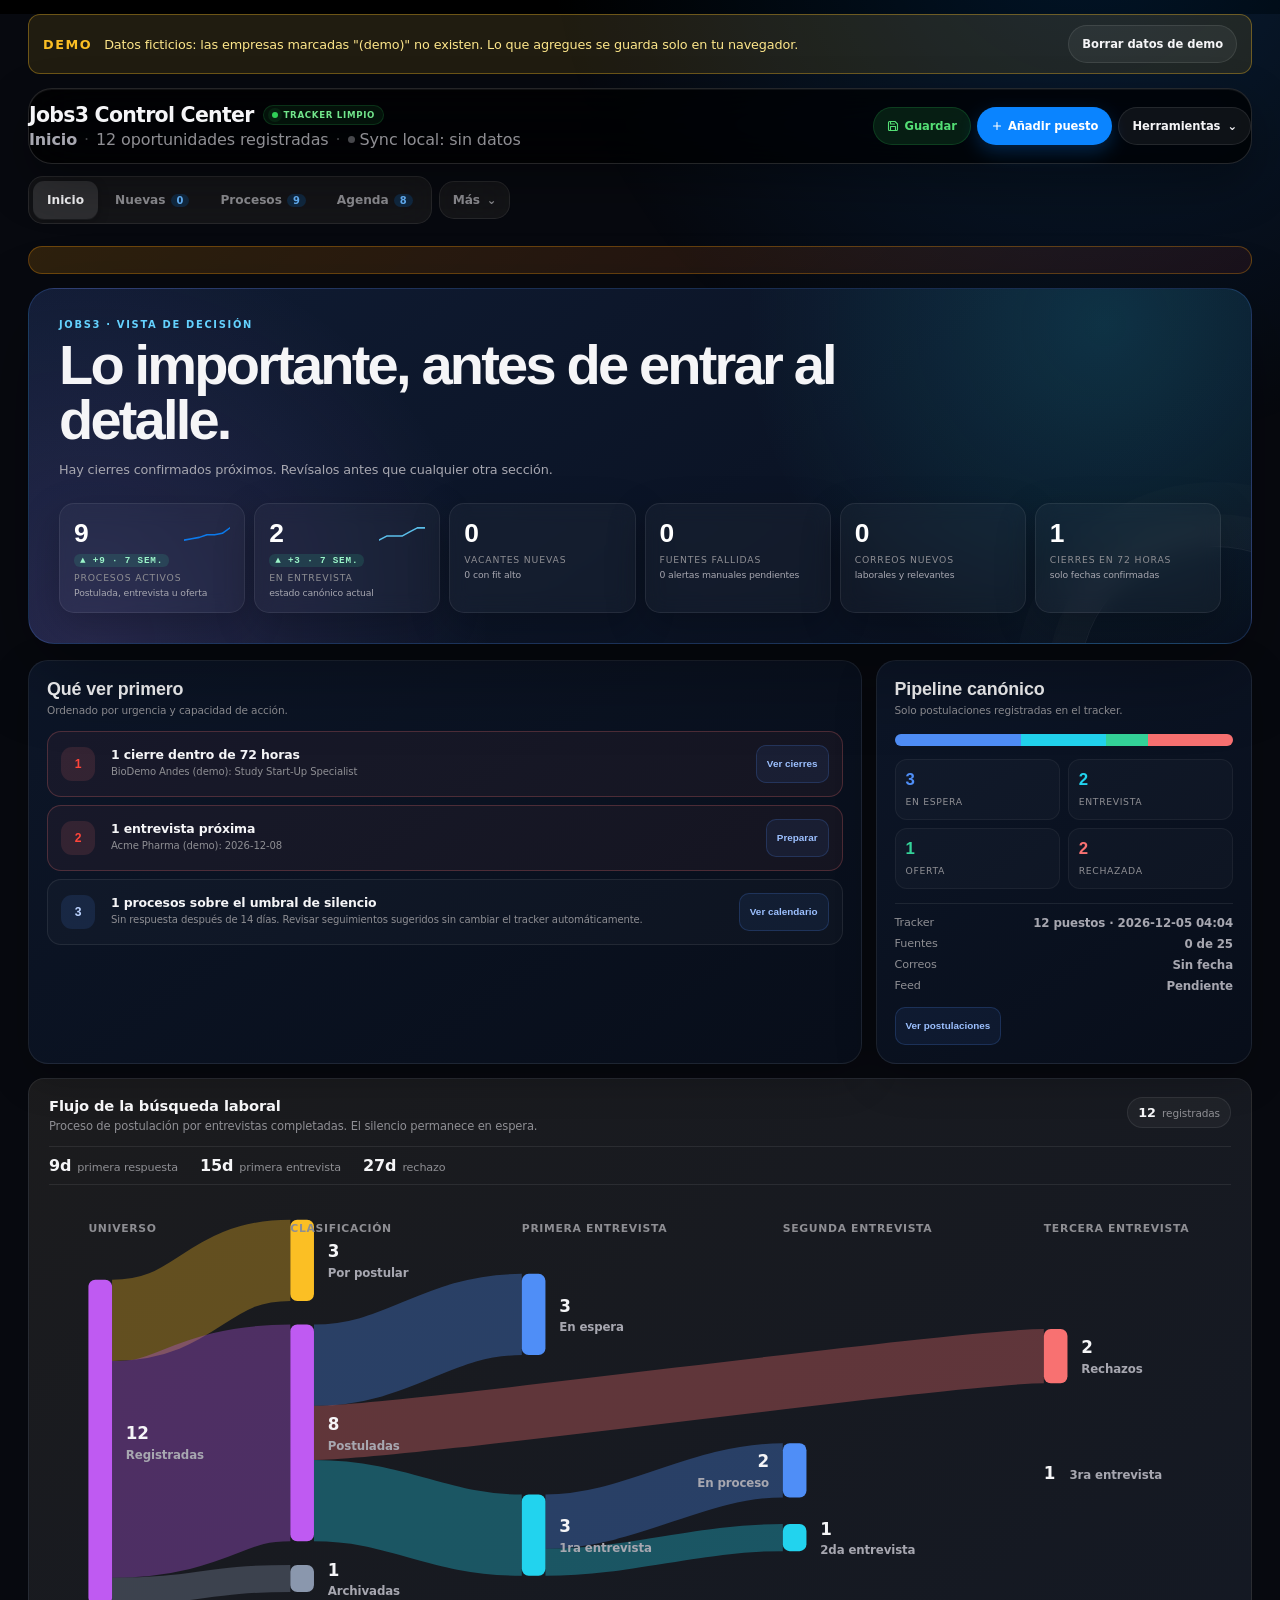
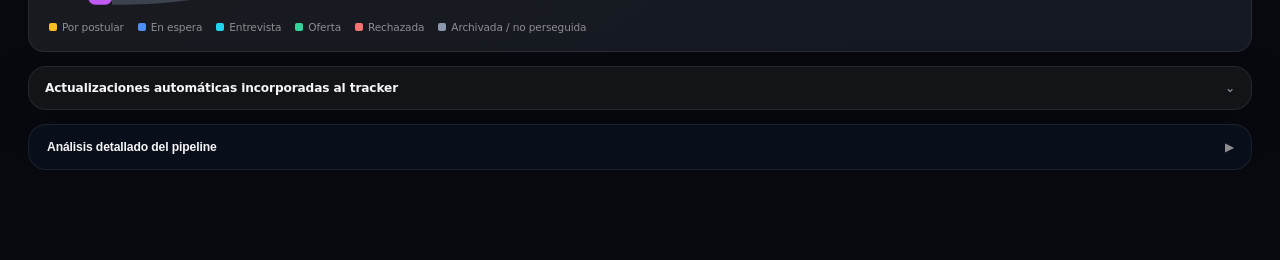
<file: docs/job-tracker/index.html>
<!DOCTYPE html>
<html lang="es"><head>
<meta charset="UTF-8">
<meta name="viewport" content="width=device-width, initial-scale=1.0, viewport-fit=cover">
<meta http-equiv="Content-Security-Policy" content="default-src 'self'; script-src 'self' 'unsafe-inline'; style-src 'self' 'unsafe-inline'; img-src 'self' data:; font-src 'self'; connect-src 'self'; object-src 'none'; base-uri 'none'; form-action 'self'">
<title>Jobs3 · Centro de control 2026</title>
<script src="tracker-assets/chart.umd.js"></script>
<style>
:root{--bg:#000;--card:#1c1c1e;--card2:#242426;--border:rgba(255,255,255,.10);--border2:rgba(255,255,255,.18);--text:#f2f2f7;--text2:#c7c7cc;--text3:#98989d;--blue:#0a84ff;--blue2:#0071e3;--purple:#bf5af2;--cyan:#64d2ff;--green:#30d158;--amber:#ff9f0a;--red:#ff453a;--orange:#ff9f0a;}
*{margin:0;padding:0;box-sizing:border-box;}
html{scroll-behavior:smooth;}
body{background:var(--bg);color:var(--text);font-family:-apple-system,BlinkMacSystemFont,'SF Pro Text','Helvetica Neue',Arial,sans-serif;min-height:100vh;}
body::before{content:'';position:fixed;inset:0;background-image:linear-gradient(rgba(79,142,247,.02) 1px,transparent 1px),linear-gradient(90deg,rgba(79,142,247,.02) 1px,transparent 1px);background-size:44px 44px;pointer-events:none;z-index:0;}
.wrap{position:relative;z-index:95;max-width:1860px;margin:0 auto;padding:0 24px 80px;}
/* HEADER */
.hdr{display:flex;align-items:center;justify-content:space-between;padding:18px 0 14px;border-bottom:1px solid var(--border);margin-bottom:14px;flex-wrap:wrap;gap:10px;}
.hdr-l h1{font-family:-apple-system,BlinkMacSystemFont,'SF Pro Display',sans-serif;font-size:1.5rem;font-weight:800;background:linear-gradient(130deg,#0a84ff,#bf5af2,#64d2ff);-webkit-background-clip:text;-webkit-text-fill-color:transparent;letter-spacing:-.4px;}
.hdr-l p{color:var(--text3);font-size:.7rem;margin-top:2px;}
.hdr-r{display:flex;gap:7px;align-items:center;flex-wrap:wrap;}
.btn{display:inline-flex;align-items:center;gap:5px;padding:8px 13px;border-radius:11px;font-family:inherit;font-size:.76rem;font-weight:650;cursor:pointer;border:none;transition:all .15s;white-space:nowrap;}
.btn svg{width:12px;height:12px;stroke:currentColor;fill:none;stroke-width:2.2;stroke-linecap:round;stroke-linejoin:round;flex-shrink:0;}
.btn-primary{background:var(--blue);color:#fff;}.btn-primary:hover{background:var(--blue2);}
.btn-ghost{background:var(--card);color:var(--text);border:1px solid var(--border2);}.btn-ghost:hover{background:var(--card2);}
.btn-save{background:rgba(52,211,153,.12);color:var(--green);border:1px solid rgba(52,211,153,.2);}.btn-save:hover{background:rgba(52,211,153,.2);}
.btn-drop{background:rgba(34,211,238,.07);color:var(--cyan);border:1px dashed rgba(34,211,238,.3);}.btn-drop:hover{background:rgba(34,211,238,.15);border-style:solid;}
.btn-ai{background:rgba(159,122,234,.1);color:var(--purple);border:1px solid rgba(159,122,234,.25);}.btn-ai:hover{background:rgba(159,122,234,.2);}
/* NAV TABS */
.nav{display:flex;gap:4px;margin-bottom:16px;border-bottom:1px solid var(--border);}
.nav button{background:none;border:none;color:var(--text3);font-family:'DM Sans',sans-serif;font-size:.82rem;font-weight:600;padding:9px 16px;cursor:pointer;border-bottom:2px solid transparent;transition:.15s;}
.nav button:hover{color:var(--text2);}
.nav button.on{color:var(--blue);border-bottom-color:var(--blue);}
.nav button .cnt{font-size:.62rem;background:rgba(79,142,247,.12);color:var(--blue);border-radius:999px;padding:1px 7px;margin-left:5px;font-weight:700;}
.page{display:none;}
.page.active{display:block;}
/* STATS */
.stats-row{display:grid;grid-template-columns:auto 1fr;gap:14px;margin-bottom:14px;align-items:stretch;}
.stat-cards{display:flex;gap:10px;flex-wrap:wrap;}
.s-card{background:var(--card);border:1px solid var(--border);border-radius:12px;padding:12px 16px;min-width:110px;position:relative;overflow:hidden;flex:1;}
.s-card::before{content:'';position:absolute;top:0;left:0;right:0;height:2px;background:var(--acc,var(--blue));opacity:.6;}
.s-card .lbl{font-size:.6rem;color:var(--text2);text-transform:uppercase;letter-spacing:.07em;font-weight:700;margin-bottom:6px;}
.s-card .val{font-family:'Syne',sans-serif;font-size:1.6rem;font-weight:800;line-height:1;}
.s-card .sub{font-size:.62rem;color:var(--text3);margin-top:4px;}
.pipe-wrap{background:var(--card);border:1px solid var(--border);border-radius:12px;padding:12px 18px;display:flex;flex-direction:column;justify-content:center;gap:10px;}
.pipe-bar{display:flex;gap:2px;height:28px;border-radius:8px;overflow:hidden;}
.pipe-seg{display:flex;align-items:center;justify-content:center;font-size:.62rem;font-weight:700;color:#fff;min-width:28px;transition:flex .4s ease;}
.pipe-legend{display:flex;gap:12px;flex-wrap:wrap;}
.pipe-legend span{font-size:.62rem;color:var(--text2);display:flex;align-items:center;gap:4px;}
.pipe-legend .dot{width:7px;height:7px;border-radius:2px;flex-shrink:0;}
.secondary-stats{display:flex;gap:16px;flex-wrap:wrap;margin-top:2px;}
.ss{font-size:.65rem;color:var(--text3);}.ss b{color:var(--text2);font-weight:600;}
/* CHARTS (dashboard page: roomy 2x2) */
.charts{display:grid;grid-template-columns:1fr 1fr;gap:12px;}
.ch{background:var(--card);border:1px solid var(--border);border-radius:12px;padding:14px 16px;}
.ch h3{font-size:.62rem;text-transform:uppercase;letter-spacing:.08em;color:var(--text3);font-weight:700;margin-bottom:4px;}
.ch .ch-sub{font-size:.66rem;color:var(--text3);margin-bottom:8px;}
.ch-leg{display:flex;flex-wrap:wrap;gap:8px;margin-top:8px;}
.ch-leg span{display:flex;align-items:center;gap:3px;font-size:.6rem;color:var(--text3);}
.ch-leg .cd{width:7px;height:7px;border-radius:2px;flex-shrink:0;}
.sankey-card{margin:14px 0;background:linear-gradient(145deg,rgba(28,28,30,.98),rgba(20,25,36,.98));border:1px solid var(--border);border-radius:16px;padding:18px 20px;overflow:hidden;}
.sankey-head{display:flex;justify-content:space-between;align-items:flex-start;gap:18px;margin-bottom:12px;}
.sankey-head h3{font-size:.92rem;letter-spacing:-.01em;margin-bottom:4px;}
.sankey-head p{font-size:.72rem;color:var(--text3);line-height:1.45;max-width:720px;}
.sankey-total{font-size:.66rem;color:var(--text3);white-space:nowrap;background:rgba(255,255,255,.04);border:1px solid var(--border);border-radius:999px;padding:7px 10px;}
.sankey-total b{color:var(--text);font-size:.8rem;margin-right:3px;}
.sankey-timing{display:flex;gap:22px;flex-wrap:wrap;margin:4px 0 14px;padding:9px 0;border-top:1px solid var(--border);border-bottom:1px solid var(--border);}
.sankey-timing span{display:flex;align-items:baseline;gap:6px;font-size:.7rem;color:var(--text3);}.sankey-timing b{color:var(--text);font-size:1rem;}
.sankey-wrap{width:100%;overflow-x:auto;overscroll-behavior-inline:contain;}
.sankey-svg{display:block;width:100%;min-width:760px;height:auto;min-height:280px;}
.sankey-flow{fill:none;stroke-opacity:.32;transition:stroke-opacity .16s;}
.sankey-flow:hover{stroke-opacity:.62;}
.sankey-node{rx:7;ry:7;}
.sankey-label{fill:var(--text2);font-size:12px;font-weight:650;}
.sankey-value{fill:var(--text);font-size:17px;font-weight:800;}
.sankey-note{fill:var(--text3);font-size:11px;font-weight:700;letter-spacing:.06em;}
.sankey-foot{display:flex;gap:14px;flex-wrap:wrap;margin-top:8px;color:var(--text3);font-size:.66rem;}
.sankey-foot span{display:flex;align-items:center;gap:5px;}
.sankey-foot i{width:8px;height:8px;border-radius:2px;display:inline-block;}
@media(max-width:900px){.charts{grid-template-columns:1fr;}.stats-row{grid-template-columns:1fr;}}
@media(max-width:700px){.sankey-card{padding:16px 14px}.sankey-head{display:block}.sankey-total{display:inline-block;margin-top:10px}.sankey-svg{min-width:700px}.sankey-wrap{padding-bottom:6px}}
/* FILTER */
.fbar{display:flex;gap:7px;margin-bottom:12px;flex-wrap:wrap;align-items:center;}
.f-search{flex:1;min-width:170px;background:var(--card);border:1px solid var(--border);color:var(--text);padding:8px 12px;border-radius:8px;font-family:inherit;font-size:.78rem;}
.f-search:focus{outline:none;border-color:var(--border2);}
.f-sel{background:var(--card);border:1px solid var(--border);color:var(--text);padding:8px 11px;border-radius:8px;font-family:inherit;font-size:.78rem;cursor:pointer;}.f-sel:focus{outline:none;}
.sort-btn{background:var(--card);border:1px solid var(--border);color:var(--text3);padding:8px 11px;border-radius:8px;font-size:.72rem;cursor:pointer;font-family:inherit;font-weight:600;transition:.15s;}.sort-btn:hover{color:var(--text);}.sort-btn.on{color:var(--blue);border-color:rgba(79,142,247,.35);}
/* TABLE */
.t-wrap{background:var(--card);border:1px solid var(--border);border-radius:14px;overflow:hidden;}
.t-scroll{width:100%;overflow-x:auto;}
table{width:100%;border-collapse:collapse;min-width:840px;}
thead th{background:var(--card2);padding:10px 14px;text-align:left;font-size:.62rem;text-transform:uppercase;letter-spacing:.08em;color:var(--text3);font-weight:700;border-bottom:1px solid var(--border);white-space:nowrap;}
.co-hdr{background:linear-gradient(90deg,rgba(79,142,247,.06),transparent);border-bottom:1px solid var(--border);cursor:pointer;user-select:none;transition:.15s;}
.co-hdr:hover{background:linear-gradient(90deg,rgba(79,142,247,.11),transparent);}
.co-hdr td{padding:11px 14px;}
.co-arrow{display:inline-flex;align-items:center;justify-content:center;width:18px;height:18px;border-radius:5px;background:rgba(79,142,247,.12);color:var(--blue);font-size:.6rem;transition:transform .2s;margin-right:8px;}
.co-arrow.open{transform:rotate(90deg);}
.co-nm{font-weight:700;font-size:.88rem;color:var(--blue);}
.co-type{font-size:.68rem;color:var(--text3);margin-left:7px;}
.co-pills{display:flex;gap:4px;flex-wrap:wrap;}
.sp{font-size:.6rem;font-weight:700;padding:2px 7px;border-radius:999px;}
.j-row{border-bottom:1px solid rgba(255,255,255,.025);transition:.1s;}
.j-row:hover{background:rgba(255,255,255,.018);}
.j-row td{padding:11px 14px;vertical-align:middle;font-size:.8rem;}
.j-row.hidden{display:none;}
.sbadge{display:inline-flex;align-items:center;min-height:36px;padding:9px 12px;border-radius:999px;font-size:.67rem;font-weight:700;cursor:pointer;transition:.1s;}.sbadge:hover{filter:brightness(1.15);}
.s-todo{background:rgba(251,191,36,.12);color:#fbbf24;}.s-applied{background:rgba(79,142,247,.12);color:#4f8ef7;}.s-interview{background:rgba(34,211,238,.12);color:#22d3ee;}.s-offer{background:rgba(52,211,153,.12);color:#34d399;}.s-rejected{background:rgba(248,113,113,.12);color:#f87171;}.s-withdrawn{background:rgba(138,151,173,.12);color:#8a97ad;}
.pbadge{font-size:.62rem;font-weight:800;letter-spacing:.05em;padding:2px 8px;border-radius:5px;}
.p-HIGH{background:rgba(52,211,153,.1);color:#34d399;}.p-MEDIUM{background:rgba(251,191,36,.1);color:#fbbf24;}.p-LOW{background:rgba(248,113,113,.1);color:#f87171;}
.fscore{font-family:'JetBrains Mono',monospace;font-weight:500;font-size:.82rem;}
.fh{color:#34d399;}.fm{color:#fbbf24;}.fl{color:#f87171;}
.dl-tag{font-size:.6rem;font-weight:700;padding:1px 6px;border-radius:4px;margin-left:4px;}
.dl-over{background:rgba(248,113,113,.12);color:#f87171;}.dl-soon{background:rgba(251,191,36,.1);color:#fbbf24;}.dl-ok{background:rgba(52,211,153,.08);color:#34d399;}
/* STAGE pills */
.stage-pill{display:inline-block;font-size:.64rem;font-weight:700;padding:2px 8px;border-radius:999px;white-space:nowrap;}
.stg-iv{background:rgba(34,211,238,.1);color:#22d3ee;}
.stg-rej{background:rgba(248,113,113,.1);color:#f87171;}
.stg-none{color:var(--text3);font-weight:500;}
.iv-next{display:block;font-size:.62rem;color:#22d3ee;margin-top:2px;}
.acts{display:flex;gap:6px;}
.ibtn{width:36px;height:36px;border-radius:8px;border:none;cursor:pointer;display:flex;align-items:center;justify-content:center;transition:.15s;font-size:12px;font-family:inherit;}
.ibtn-e{background:rgba(79,142,247,.1);color:var(--blue);}.ibtn-e:hover{background:rgba(79,142,247,.2);}
.ibtn-d{background:rgba(248,113,113,.1);color:var(--red);}.ibtn-d:hover{background:rgba(248,113,113,.2);}
.ibtn-v{background:rgba(159,122,234,.1);color:var(--purple);}.ibtn-v:hover{background:rgba(159,122,234,.2);}
.ibtn-a{background:rgba(52,211,153,.1);color:var(--green);}.ibtn-a:hover{background:rgba(52,211,153,.2);}
.ibtn-f{background:rgba(251,191,36,.08);color:var(--amber);}.ibtn-f:hover{background:rgba(251,191,36,.18);}
/* DETAIL */
.d-row{display:none;}.d-row.open{display:table-row;}
.d-row td{padding:0;background:rgba(8,14,28,.5);border-bottom:1px solid var(--border);}
.d-inner{padding:16px 20px;display:grid;grid-template-columns:repeat(4,1fr);gap:12px;}
.d-sec h4{font-size:.6rem;text-transform:uppercase;letter-spacing:.08em;color:var(--text3);font-weight:700;margin-bottom:8px;}
.d-sec ul{list-style:none;padding:0;}.d-sec ul li{font-size:.74rem;color:var(--text2);padding:2px 0 2px 10px;position:relative;}.d-sec ul li::before{content:'›';position:absolute;left:0;color:var(--text3);}
.d-notes{grid-column:1/-1;background:rgba(255,255,255,.02);border-radius:8px;padding:12px;}
.d-notes h4{font-size:.6rem;text-transform:uppercase;letter-spacing:.08em;color:var(--text3);font-weight:700;margin-bottom:6px;}
.d-notes p{font-size:.76rem;color:var(--text2);white-space:pre-line;line-height:1.6;}
.kws{grid-column:1/-1;display:flex;flex-wrap:wrap;gap:4px;}
.kw{background:rgba(255,255,255,.03);border:1px solid var(--border);padding:2px 8px;border-radius:5px;font-size:.66rem;color:var(--text2);}
.d-meta{grid-column:1/-1;display:flex;gap:16px;flex-wrap:wrap;}.d-meta-item{font-size:.7rem;color:var(--text3);}.d-meta-item span{color:var(--text2);font-weight:600;}
.d-link{font-size:.7rem;color:var(--blue);}
/* Interview timeline in detail */
.iv-timeline{grid-column:1/-1;background:rgba(34,211,238,.03);border:1px solid rgba(34,211,238,.1);border-radius:8px;padding:12px;}
.iv-timeline h4{font-size:.6rem;text-transform:uppercase;letter-spacing:.08em;color:var(--cyan);font-weight:700;margin-bottom:8px;}
.iv-item{display:flex;align-items:baseline;gap:10px;padding:5px 0;border-bottom:1px solid rgba(255,255,255,.03);font-size:.75rem;flex-wrap:wrap;}
.iv-item:last-child{border-bottom:none;}
.iv-round{font-family:'JetBrains Mono',monospace;color:var(--cyan);font-weight:600;font-size:.7rem;min-width:32px;}
.iv-date{color:var(--text);font-weight:600;}
.iv-type{font-size:.62rem;background:rgba(34,211,238,.1);color:var(--cyan);border-radius:4px;padding:1px 7px;}
.iv-notes{color:var(--text2);flex:1;min-width:140px;}
/* Folder bar in detail */
.d-folder{grid-column:1/-1;display:flex;align-items:center;gap:8px;background:rgba(251,191,36,.04);border:1px solid rgba(251,191,36,.12);border-radius:8px;padding:8px 12px;flex-wrap:wrap;}
.d-folder .fp{font-family:'JetBrains Mono',monospace;font-size:.72rem;color:var(--amber);word-break:break-all;}
.copy-mini{background:rgba(255,255,255,.05);border:1px solid var(--border2);color:var(--text2);border-radius:5px;padding:2px 8px;font-size:.62rem;cursor:pointer;font-family:inherit;}
.copy-mini:hover{color:var(--text);background:rgba(255,255,255,.09);}
/* AI EXPORT PAGE */
.ai-grid{display:grid;grid-template-columns:280px 1fr;gap:14px;align-items:start;}
@media(max-width:900px){.ai-grid{grid-template-columns:1fr;}}
.ai-side{background:var(--card);border:1px solid var(--border);border-radius:12px;padding:16px;display:flex;flex-direction:column;gap:12px;}
.ai-side h3{font-family:'Syne',sans-serif;font-size:.95rem;font-weight:800;}
.ai-side p{font-size:.72rem;color:var(--text2);line-height:1.55;}
.ai-opt{display:flex;align-items:center;gap:8px;font-size:.74rem;color:var(--text2);cursor:pointer;}
.ai-opt input{accent-color:var(--blue);}
.ai-main{background:var(--card);border:1px solid var(--border);border-radius:12px;padding:14px;display:flex;flex-direction:column;gap:10px;}
.ai-bar{display:flex;gap:7px;align-items:center;flex-wrap:wrap;}
.ai-area{width:100%;min-height:420px;background:#060d1c;border:1px solid var(--border);border-radius:10px;color:var(--text2);font-family:'JetBrains Mono',monospace;font-size:.7rem;line-height:1.6;padding:14px;resize:vertical;white-space:pre;overflow:auto;}
.ai-area:focus{outline:none;border-color:rgba(79,142,247,.4);}
.ai-block{margin-bottom:18px;}
.ai-block .ai-area.short{min-height:260px;}
.ins-row{display:grid;grid-template-columns:2fr 3fr;gap:14px;margin-bottom:14px;}
@media(max-width:900px){.ins-row{grid-template-columns:1fr;}}
.tim-grid{display:grid;grid-template-columns:1fr 1fr;gap:8px;margin-top:8px;}
.tim-item{background:rgba(255,255,255,.02);border:1px solid var(--border);border-radius:9px;padding:9px 11px;}
.tim-item .tv{font-family:'Syne',sans-serif;font-size:1.15rem;font-weight:800;}
.tim-item .tl{font-size:.6rem;text-transform:uppercase;letter-spacing:.07em;color:var(--text3);margin-top:2px;line-height:1.4;}
.stale-list{margin-top:8px;display:flex;flex-direction:column;gap:5px;max-height:170px;overflow:auto;}
.stale-it{display:flex;align-items:center;gap:8px;font-size:.72rem;background:rgba(251,191,36,.05);border:1px solid rgba(251,191,36,.18);border-radius:8px;padding:6px 10px;}
.stale-it b{color:var(--text);font-weight:700;}
.stale-it .sd{margin-left:auto;font-family:'JetBrains Mono',monospace;font-size:.66rem;color:#fbbf24;white-space:nowrap;}
.stale-it.dead .sd{color:#f87171;}
.stale-it.dead{background:rgba(248,113,113,.05);border-color:rgba(248,113,113,.2);}
/* MODAL */
.moverlay{position:fixed;inset:0;background:rgba(0,0,0,.78);z-index:100;display:flex;align-items:center;justify-content:center;padding:16px;opacity:0;pointer-events:none;transition:opacity .2s;backdrop-filter:blur(5px);}
.moverlay.open{opacity:1;pointer-events:all;}
.modal{background:#0c1525;border:1px solid var(--border2);border-radius:18px;width:100%;max-width:860px;max-height:90vh;display:flex;flex-direction:column;transform:translateY(16px);transition:transform .2s;}
.moverlay.open .modal{transform:translateY(0);}
.mhdr{display:flex;align-items:center;justify-content:space-between;padding:16px 22px;border-bottom:1px solid var(--border);flex-shrink:0;}
.mhdr h2{font-family:'Syne',sans-serif;font-size:1.05rem;font-weight:800;}
.mbody{flex:1;overflow-y:auto;padding:20px 22px;}
.mftr{padding:12px 22px;border-top:1px solid var(--border);display:flex;gap:8px;justify-content:flex-end;flex-shrink:0;}
.fg{display:flex;flex-direction:column;gap:4px;}
.fg label{font-size:.62rem;font-weight:700;text-transform:uppercase;letter-spacing:.06em;color:var(--text3);}
.fg input,.fg select,.fg textarea{background:rgba(255,255,255,.04);border:1px solid var(--border);color:var(--text);padding:8px 10px;border-radius:7px;font-family:'DM Sans',sans-serif;font-size:.8rem;transition:border-color .15s;}
.fg input:focus,.fg select:focus,.fg textarea:focus{outline:none;border-color:rgba(79,142,247,.5);}
.fg textarea{resize:vertical;min-height:70px;line-height:1.5;}
.fgrid{display:grid;gap:10px;margin-bottom:10px;}.g2{grid-template-columns:1fr 1fr;}.g3{grid-template-columns:1fr 1fr 1fr;}.g4{grid-template-columns:1fr 1fr 1fr 1fr;}.g1{grid-template-columns:1fr;}
.sec-ttl{font-size:.62rem;font-weight:700;text-transform:uppercase;letter-spacing:.08em;color:var(--blue);margin:16px 0 10px;padding-bottom:6px;border-bottom:1px solid rgba(79,142,247,.12);}.sec-ttl:first-child{margin-top:0;}
input[type="range"]{-webkit-appearance:none;width:100%;height:4px;border-radius:2px;background:var(--border);outline:none;cursor:pointer;}
input[type="range"]::-webkit-slider-thumb{-webkit-appearance:none;width:15px;height:15px;border-radius:50%;background:var(--blue);cursor:pointer;}
/* Interview rows in modal */
.iv-row{display:grid;grid-template-columns:44px 130px 130px 1fr 30px;gap:7px;align-items:center;margin-bottom:7px;}
.iv-row .rnd{font-family:'JetBrains Mono',monospace;font-size:.68rem;color:var(--cyan);text-align:center;}
.iv-row input,.iv-row select{background:rgba(255,255,255,.04);border:1px solid var(--border);color:var(--text);padding:7px 9px;border-radius:7px;font-family:'DM Sans',sans-serif;font-size:.76rem;}
.iv-row input:focus,.iv-row select:focus{outline:none;border-color:rgba(34,211,238,.5);}
.iv-del{width:27px;height:27px;border-radius:6px;border:none;cursor:pointer;background:rgba(248,113,113,.1);color:var(--red);font-size:12px;}
.iv-del:hover{background:rgba(248,113,113,.2);}
.fold-row{display:grid;grid-template-columns:1fr auto;gap:7px;align-items:end;}
.toast{position:fixed;bottom:20px;right:20px;background:var(--card2);border:1px solid var(--border2);border-radius:10px;padding:10px 16px;font-size:.78rem;color:var(--text);z-index:999;transform:translateY(70px);opacity:0;pointer-events:none;transition:all .3s cubic-bezier(.34,1.56,.64,1);}.toast.show{transform:translateY(0);opacity:1;pointer-events:auto;}
.empty{text-align:center;padding:50px 20px;color:var(--text3);}.empty p{margin-top:8px;font-size:.85rem;}
/* DROP */
.drop-overlay{position:fixed;inset:0;z-index:200;display:flex;align-items:center;justify-content:center;pointer-events:none;opacity:0;transition:opacity .18s;background:rgba(2,6,14,.85);backdrop-filter:blur(6px);}
.drop-overlay.active{opacity:1;pointer-events:all;}
.drop-ring{border:2px dashed rgba(34,211,238,.4);border-radius:22px;padding:60px 80px;text-align:center;transition:.18s;}
.drop-overlay.over .drop-ring{border-color:var(--cyan);background:rgba(34,211,238,.05);transform:scale(1.02);}
.drop-ring h2{font-family:'Syne',sans-serif;font-size:1.3rem;font-weight:800;margin-bottom:6px;}
.drop-ring p{color:var(--text2);font-size:.8rem;}
.drop-ring .hint{margin-top:14px;font-size:.66rem;color:var(--text3);}
.parse-field{display:flex;gap:8px;font-size:.76rem;padding:3px 0;}
.parse-key{color:var(--text3);min-width:90px;font-weight:600;}
.parse-val{color:var(--text);}
.parse-list{list-style:none;padding:0;}
.parse-list li{font-size:.72rem;color:var(--text2);padding:2px 0 2px 10px;position:relative;}
.parse-list li::before{content:'›';position:absolute;left:0;color:var(--text3);}
@media(max-width:700px){.d-inner{grid-template-columns:1fr;}.iv-row{grid-template-columns:36px 1fr 1fr;grid-auto-rows:auto;}.iv-row input.iv-notes-in{grid-column:1/-1;}}

/* iOS inspired visual system */
:root{
  color-scheme:dark;
  --bg:#07090f;
  --card:rgba(28,28,30,.76);
  --card2:rgba(44,44,46,.78);
  --border:rgba(255,255,255,.08);
  --border2:rgba(255,255,255,.14);
  --text:#f5f5f7;
  --text2:#a7a7b0;
  --text3:#8e8e93;
  --blue:#0a84ff;
  --blue2:#0071e3;
  --purple:#bf5af2;
  --cyan:#64d2ff;
  --green:#30d158;
  --amber:#ffd60a;
  --red:#ff453a;
  --orange:#ff9f0a;
}
body{
  font-family:-apple-system,BlinkMacSystemFont,'SF Pro Text','SF Pro Display','DM Sans',system-ui,sans-serif;
  background:#07090f;
  letter-spacing:-.008em;
}
body::before{
  background:
    radial-gradient(circle at 12% -8%,rgba(10,132,255,.22),transparent 30%),
    radial-gradient(circle at 88% 4%,rgba(191,90,242,.16),transparent 27%),
    radial-gradient(circle at 52% 108%,rgba(48,209,88,.08),transparent 34%);
  background-size:auto;
}
.wrap{max-width:1700px;padding:0 28px 90px;}
.hdr{
  position:sticky;
  top:12px;
  z-index:40;
  padding:13px 16px;
  margin:14px 0 12px;
  border:1px solid var(--border2);
  border-radius:24px;
  background:rgba(22,22,24,.72);
  box-shadow:0 20px 50px rgba(0,0,0,.32),inset 0 1px 0 rgba(255,255,255,.06);
  -webkit-backdrop-filter:saturate(180%) blur(24px);
  backdrop-filter:saturate(180%) blur(24px);
}
.hdr-l h1{
  font-family:inherit;
  font-size:1.28rem;
  font-weight:760;
  letter-spacing:-.035em;
  background:none;
  -webkit-text-fill-color:var(--text);
}
.hdr-l p{color:var(--text3);font-size:.69rem;margin-top:3px;}
.hdr-r{gap:6px;}
.btn{
  min-height:34px;
  border-radius:999px;
  padding:7px 13px;
  font-family:inherit;
  font-size:.72rem;
  letter-spacing:-.005em;
  border:1px solid transparent;
  transition:transform .18s ease,background .18s ease,border-color .18s ease,box-shadow .18s ease;
}
.btn:hover{transform:translateY(-1px);}
.btn:active{transform:scale(.97);}
.btn-primary{background:var(--blue);box-shadow:0 7px 18px rgba(10,132,255,.25);}
.btn-primary:hover{background:#2492ff;}
.btn-ghost{background:rgba(255,255,255,.055);border-color:rgba(255,255,255,.09);}
.btn-ghost:hover{background:rgba(255,255,255,.1);}
.btn-save{background:rgba(48,209,88,.13);color:#54df75;border-color:rgba(48,209,88,.18);}
.btn-drop{background:rgba(100,210,255,.08);color:var(--cyan);border:1px solid rgba(100,210,255,.2);}
.btn-ai{background:rgba(191,90,242,.11);color:#d28cff;border-color:rgba(191,90,242,.2);}
.nav{
  width:max-content;
  max-width:100%;
  gap:3px;
  margin:0 0 22px;
  padding:4px;
  border:1px solid var(--border);
  border-radius:15px;
  background:rgba(28,28,30,.66);
  -webkit-backdrop-filter:blur(18px);
  backdrop-filter:blur(18px);
}
.nav button{
  border:0;
  border-radius:11px;
  padding:8px 14px;
  color:var(--text3);
  font-family:inherit;
  font-size:.76rem;
}
.nav button.on{
  color:var(--text);
  border:0;
  background:rgba(255,255,255,.11);
  box-shadow:0 1px 1px rgba(255,255,255,.05),0 3px 12px rgba(0,0,0,.22);
}
.nav button .cnt{background:rgba(10,132,255,.18);color:#68b7ff;padding:1px 6px;}
.page.active{animation:iosIn .26s cubic-bezier(.22,.8,.34,1);}
@keyframes iosIn{from{opacity:0;transform:translateY(5px)}to{opacity:1;transform:none}}
.app-toolbar{
  display:flex;
  align-items:flex-end;
  justify-content:space-between;
  gap:20px;
  margin:0 2px 15px;
}
.app-title .eyebrow{
  display:block;
  margin-bottom:3px;
  color:var(--blue);
  font-size:.63rem;
  font-weight:750;
  letter-spacing:.08em;
  text-transform:uppercase;
}
.app-title h2{font-size:1.65rem;font-weight:760;letter-spacing:-.045em;line-height:1.08;}
.app-title p{margin-top:5px;color:var(--text3);font-size:.75rem;}
.scope-segment{
  display:flex;
  gap:3px;
  padding:4px;
  border:1px solid var(--border);
  border-radius:14px;
  background:rgba(44,44,46,.72);
  box-shadow:inset 0 1px 0 rgba(255,255,255,.04);
}
.scope-btn{
  border:0;
  border-radius:10px;
  padding:8px 13px;
  background:transparent;
  color:var(--text3);
  font:650 .73rem/1 inherit;
  cursor:pointer;
  transition:.18s ease;
  white-space:nowrap;
}
.scope-btn span{margin-left:5px;color:inherit;font-size:.63rem;opacity:.75;}
.scope-btn:hover{color:var(--text2);}
.scope-btn.on{
  color:var(--text);
  background:rgba(255,255,255,.13);
  box-shadow:0 3px 10px rgba(0,0,0,.2),inset 0 1px 0 rgba(255,255,255,.07);
}
.fbar{
  gap:8px;
  margin-bottom:12px;
  padding:10px;
  border:1px solid var(--border);
  border-radius:18px;
  background:rgba(28,28,30,.62);
  -webkit-backdrop-filter:blur(18px);
  backdrop-filter:blur(18px);
}
.f-search,.f-sel,.sort-btn{
  min-height:36px;
  border-color:rgba(255,255,255,.08);
  border-radius:11px;
  background:rgba(255,255,255,.055);
  color:var(--text);
  font-family:inherit;
}
.f-search{padding:8px 13px;}
.f-search:focus,.f-sel:focus{border-color:rgba(10,132,255,.6);box-shadow:0 0 0 3px rgba(10,132,255,.13);}
.sort-btn.on{color:#68b7ff;border-color:rgba(10,132,255,.35);background:rgba(10,132,255,.1);}
.stats-row{gap:12px;margin-bottom:12px;}
.stat-cards{gap:9px;}
.s-card,.pipe-wrap,.ch,.ai-side,.ai-main{
  border-color:var(--border);
  background:var(--card);
  box-shadow:0 14px 32px rgba(0,0,0,.18),inset 0 1px 0 rgba(255,255,255,.035);
  -webkit-backdrop-filter:saturate(150%) blur(18px);
  backdrop-filter:saturate(150%) blur(18px);
}
.s-card{border-radius:20px;padding:15px 17px;}
.s-card::before{left:16px;right:auto;width:30px;height:3px;top:10px;border-radius:99px;opacity:.9;}
.s-card .lbl{margin-top:6px;color:var(--text3);letter-spacing:.06em;}
.s-card .val,.tim-item .tv{font-family:inherit;font-weight:760;letter-spacing:-.045em;}
.pipe-wrap,.ch{border-radius:20px;}
.pipe-bar{height:30px;border-radius:10px;}
.pipe-seg:first-child{border-radius:9px 0 0 9px}.pipe-seg:last-child{border-radius:0 9px 9px 0}
.ch{padding:17px 18px;}
.ch h3{color:var(--text2);font-size:.64rem;letter-spacing:.07em;}
.tim-item{border-radius:13px;background:rgba(255,255,255,.035);}
.stale-it{border-radius:12px;}
.t-wrap{
  border-color:var(--border);
  border-radius:22px;
  background:rgba(28,28,30,.68);
  box-shadow:0 22px 50px rgba(0,0,0,.22),inset 0 1px 0 rgba(255,255,255,.035);
  -webkit-backdrop-filter:blur(18px);
  backdrop-filter:blur(18px);
}
thead th{background:rgba(44,44,46,.9);color:#7e7e88;border-color:var(--border);}
.co-hdr{background:linear-gradient(90deg,rgba(10,132,255,.1),rgba(10,132,255,.025));}
.co-hdr:hover{background:linear-gradient(90deg,rgba(10,132,255,.16),rgba(10,132,255,.04));}
.co-arrow{border-radius:7px;background:rgba(10,132,255,.15);color:#62b2ff;}
.co-nm{color:#62b2ff;}
.j-row{border-color:rgba(255,255,255,.045);}
.j-row:hover{background:rgba(255,255,255,.035);}
.j-row td{padding-top:12px;padding-bottom:12px;}
.sbadge,.stage-pill,.sp{border-radius:999px;}
.s-applied{background:rgba(10,132,255,.14);color:#62b2ff;}
.s-interview{background:rgba(100,210,255,.14);color:#8bdeff;}
.s-offer{background:rgba(48,209,88,.14);color:#55df76;}
.s-rejected{background:rgba(255,69,58,.14);color:#ff6961;}
.ibtn{width:36px;height:36px;border-radius:9px;}
.d-row td{background:rgba(10,10,12,.55);}
.d-inner{padding:19px 22px;gap:14px;}
.d-notes,.iv-timeline,.d-folder{border-radius:14px;}
.kw,.copy-mini{border-radius:8px;}
.ai-grid{grid-template-columns:310px 1fr;gap:12px;}
.ai-block{margin-bottom:14px;}
.ai-side,.ai-main{border-radius:20px;padding:17px;}
.ai-side h3{font-family:inherit;font-size:1.05rem;font-weight:750;letter-spacing:-.025em;}
.ai-side p{font-size:.74rem;line-height:1.58;}
.ai-area{
  min-height:420px;
  border-color:rgba(255,255,255,.07);
  border-radius:15px;
  background:rgba(0,0,0,.24);
  color:#b6b6bf;
  font-size:.69rem;
}
.ai-area:focus{border-color:rgba(10,132,255,.55);box-shadow:0 0 0 3px rgba(10,132,255,.12);}
.live-context-block .ai-side{background:linear-gradient(150deg,rgba(10,132,255,.16),rgba(28,28,30,.8) 58%);}
.live-pill{
  display:inline-flex;
  align-items:center;
  align-self:flex-start;
  gap:7px;
  padding:5px 9px;
  border:1px solid rgba(48,209,88,.2);
  border-radius:999px;
  background:rgba(48,209,88,.1);
  color:#67e183;
  font-size:.61rem;
  font-weight:720;
  letter-spacing:.035em;
  text-transform:uppercase;
}
.live-pill span{width:6px;height:6px;border-radius:50%;background:#30d158;box-shadow:0 0 0 4px rgba(48,209,88,.1);}
.live-note{padding:10px 11px;border-radius:12px;background:rgba(255,255,255,.045);color:var(--text3);font-size:.67rem;line-height:1.5;}
.live-area{min-height:300px!important;}
.ai-meta{font-size:.7rem;color:var(--text3);}
.modal{background:rgba(28,28,30,.93);border-color:var(--border2);border-radius:24px;box-shadow:0 30px 90px rgba(0,0,0,.55);-webkit-backdrop-filter:blur(28px);backdrop-filter:blur(28px);}
.mhdr h2{font-family:inherit;font-weight:750;letter-spacing:-.025em;}
.fg input,.fg select,.fg textarea,.iv-row input,.iv-row select{border-radius:11px;background:rgba(255,255,255,.055);}
.toast{right:24px;bottom:24px;border-radius:15px;background:rgba(44,44,46,.9);box-shadow:0 16px 40px rgba(0,0,0,.35);-webkit-backdrop-filter:blur(18px);backdrop-filter:blur(18px);}
*{scrollbar-width:thin;scrollbar-color:rgba(255,255,255,.15) transparent;}
*::-webkit-scrollbar{width:8px;height:8px;}*::-webkit-scrollbar-track{background:transparent;}*::-webkit-scrollbar-thumb{background:rgba(255,255,255,.13);border-radius:999px;}
button:focus-visible,input:focus-visible,select:focus-visible,textarea:focus-visible{outline:2px solid rgba(10,132,255,.75);outline-offset:2px;}
@media(max-width:900px){
  .wrap{padding-left:16px;padding-right:16px;}
  .hdr{position:static;border-radius:20px;}
  .app-toolbar{align-items:stretch;flex-direction:column;gap:12px;}
  .scope-segment{align-self:flex-start;}
  .ai-grid{grid-template-columns:1fr;}
}
@media(max-width:620px){
  .wrap{padding-left:10px;padding-right:10px;}
  .hdr{padding:13px;}
  .hdr-r{width:100%;overflow-x:auto;flex-wrap:nowrap;padding-bottom:2px;}
  .nav{width:100%;}.nav button{flex:1;padding-left:8px;padding-right:8px;}
  .scope-segment{width:100%;}.scope-btn{flex:1;padding-left:8px;padding-right:8px;}
  .app-title h2{font-size:1.45rem;}
  .fbar{padding:8px;}
}

/* Unified Jobs3 report */
.report-hero{position:relative;overflow:hidden;border:1px solid rgba(124,152,255,.22);border-radius:24px;padding:28px;margin-bottom:18px;background:radial-gradient(circle at 86% 10%,rgba(34,211,238,.17),transparent 30%),radial-gradient(circle at 7% 88%,rgba(159,122,234,.18),transparent 32%),linear-gradient(145deg,rgba(14,25,48,.96),rgba(8,15,30,.98));box-shadow:0 24px 70px rgba(0,0,0,.28);}
.report-hero::after{content:'';position:absolute;width:240px;height:240px;border-radius:50%;right:-90px;bottom:-150px;border:1px solid rgba(255,255,255,.08);box-shadow:0 0 0 28px rgba(255,255,255,.018),0 0 0 56px rgba(255,255,255,.012);pointer-events:none;}
.hero-kicker{font-size:.64rem;text-transform:uppercase;letter-spacing:.16em;color:var(--cyan);font-weight:800;margin-bottom:8px;}
.report-hero h2{font-family:'Syne',sans-serif;font-size:clamp(1.7rem,4vw,2.8rem);line-height:1.02;max-width:760px;letter-spacing:-.045em;}
.report-hero p{color:var(--text2);font-size:.82rem;line-height:1.65;max-width:780px;margin-top:10px;}
.hero-metrics{display:grid;grid-template-columns:repeat(4,minmax(120px,1fr));gap:10px;margin-top:22px;max-width:900px;}
.hero-metric{padding:13px 15px;border:1px solid rgba(255,255,255,.08);border-radius:14px;background:rgba(255,255,255,.035);backdrop-filter:blur(12px);}
.hero-metric b{display:block;font-family:'Syne',sans-serif;font-size:1.4rem;color:#fff;}
.hero-metric span{display:block;font-size:.62rem;color:var(--text3);text-transform:uppercase;letter-spacing:.09em;margin-top:3px;}
.section-head{display:flex;align-items:end;justify-content:space-between;gap:14px;margin:22px 2px 12px;}
.section-head h3{font-family:'Syne',sans-serif;font-size:1.15rem;}
.section-head p{color:var(--text3);font-size:.7rem;margin-top:3px;}
.mode-segment{display:inline-flex;background:rgba(255,255,255,.04);border:1px solid var(--border);border-radius:12px;padding:3px;gap:3px;}
.mode-btn{border:none;background:transparent;color:var(--text3);padding:7px 12px;border-radius:9px;font:700 .69rem 'DM Sans',sans-serif;cursor:pointer;}
.mode-btn.on{background:rgba(79,142,247,.18);color:#bcd3ff;box-shadow:inset 0 0 0 1px rgba(79,142,247,.2);}
.history-controls{display:grid;grid-template-columns:minmax(220px,1fr) 220px auto;gap:8px;padding:10px;background:rgba(13,21,38,.72);border:1px solid var(--border);border-radius:16px;margin-bottom:10px;}
.history-count{display:flex;align-items:center;justify-content:center;padding:0 12px;border-radius:10px;background:rgba(255,255,255,.035);color:var(--text3);font-size:.68rem;white-space:nowrap;}
.history-list{display:grid;gap:8px;}
.history-row{display:grid;grid-template-columns:42px minmax(230px,1.8fr) minmax(140px,.75fr) minmax(150px,.85fr) auto 104px;gap:14px;align-items:center;padding:12px 14px;background:linear-gradient(135deg,rgba(14,24,43,.94),rgba(9,17,31,.96));border:1px solid var(--border);border-radius:15px;transition:transform .16s,border-color .16s,background .16s;}
.history-row:hover{transform:translateY(-1px);border-color:rgba(124,152,255,.2);background:linear-gradient(135deg,rgba(17,29,52,.97),rgba(10,19,35,.98));}
.company-mark{width:38px;height:38px;border-radius:12px;display:flex;align-items:center;justify-content:center;background:linear-gradient(145deg,rgba(79,142,247,.2),rgba(159,122,234,.14));border:1px solid rgba(124,152,255,.18);color:#c9d8ff;font-family:'Syne',sans-serif;font-size:.7rem;font-weight:800;}
.history-main{min-width:0;}.history-main strong{display:block;font-size:.82rem;color:var(--text);white-space:nowrap;overflow:hidden;text-overflow:ellipsis;}.history-main span{display:block;color:var(--text3);font-size:.64rem;margin-top:3px;white-space:nowrap;overflow:hidden;text-overflow:ellipsis;}
.history-meta{font-size:.68rem;color:var(--text2);min-width:0;}.history-meta b{display:block;color:var(--text3);font-size:.58rem;text-transform:uppercase;letter-spacing:.08em;margin-bottom:3px;}.history-meta span{display:block;white-space:nowrap;overflow:hidden;text-overflow:ellipsis;}
.source-badge,.mail-badge{display:inline-flex;align-items:center;width:max-content;max-width:100%;padding:4px 8px;border-radius:999px;font-size:.6rem;font-weight:800;letter-spacing:.02em;white-space:nowrap;}
.src-open,.mail-confirmed{background:rgba(52,211,153,.11);color:var(--green);}.src-removed{background:rgba(248,113,113,.11);color:var(--red);}.src-unverified,.mail-action{background:rgba(251,191,36,.11);color:var(--amber);}.src-linkedin{background:rgba(34,211,238,.1);color:var(--cyan);}.mail-info{background:rgba(79,142,247,.12);color:#8db8ff;}
.history-link{display:inline-flex;align-items:center;justify-content:center;text-decoration:none;border:1px solid rgba(79,142,247,.2);border-radius:9px;padding:7px 9px;color:#8db8ff;font-size:.64rem;font-weight:700;background:rgba(79,142,247,.07);}.history-link:hover{background:rgba(79,142,247,.15);}
.mail-summary{display:grid;grid-template-columns:repeat(3,1fr);gap:10px;margin-bottom:14px;}
.mail-summary-card{padding:15px;border-radius:16px;border:1px solid var(--border);background:rgba(13,21,38,.78);}.mail-summary-card b{font-family:'Syne',sans-serif;font-size:1.35rem;display:block;}.mail-summary-card span{color:var(--text3);font-size:.64rem;display:block;margin-top:3px;}
.mail-list{display:grid;gap:10px;}
.mail-card{display:block;border:1px solid var(--border);border-radius:18px;background:linear-gradient(135deg,rgba(14,24,43,.96),rgba(8,15,29,.98));overflow:hidden;}
.mail-card>summary{list-style:none;display:grid;grid-template-columns:10px minmax(220px,1fr) auto;gap:16px;align-items:center;padding:16px;cursor:pointer}.mail-card>summary::-webkit-details-marker{display:none}.mail-card>summary::after{content:'▶';color:var(--text3);font-size:.68rem;transition:transform .16s}.mail-card[open]>summary::after{transform:rotate(90deg)}.mail-expanded{display:grid;grid-template-columns:minmax(260px,1.8fr) 190px;gap:16px;padding:0 16px 16px 42px;border-top:1px solid rgba(255,255,255,.05);padding-top:14px}
.mail-accent{border-radius:999px;background:var(--blue);box-shadow:0 0 20px rgba(79,142,247,.34);}.mail-accent.confirmed{background:var(--green);box-shadow:0 0 20px rgba(52,211,153,.3);}.mail-accent.action{background:var(--amber);box-shadow:0 0 20px rgba(251,191,36,.28);}
.mail-card h4{font-size:.86rem;margin:7px 0 4px;}.mail-from{font-size:.62rem;color:var(--text3);white-space:nowrap;overflow:hidden;text-overflow:ellipsis;}.mail-time{font-family:'JetBrains Mono',monospace;font-size:.6rem;color:var(--text3);margin-top:8px;}.mail-body{font-size:.72rem;line-height:1.6;color:var(--text2);}.mail-body strong{color:var(--text);}.mail-action-box{padding:11px;border-radius:12px;background:rgba(255,255,255,.03);border:1px solid var(--border);font-size:.67rem;color:var(--text2);line-height:1.5;}.mail-action-box b{display:block;color:var(--text3);font-size:.58rem;text-transform:uppercase;letter-spacing:.08em;margin-bottom:5px;}.mail-action-box a{display:inline-block;margin-top:8px;color:#8db8ff;text-decoration:none;font-weight:700;}
.data-boundary{display:flex;gap:8px;align-items:flex-start;padding:11px 13px;border:1px solid rgba(34,211,238,.14);background:rgba(34,211,238,.045);border-radius:13px;color:var(--text2);font-size:.68rem;line-height:1.55;margin-top:12px;}.data-boundary b{color:var(--cyan);}
.collapse-stack{display:grid;gap:9px}.collapse-card{border:1px solid var(--border);border-radius:16px;background:linear-gradient(135deg,rgba(14,24,43,.94),rgba(9,17,31,.96));overflow:hidden}.collapse-card>summary{list-style:none;display:grid;grid-template-columns:minmax(220px,1fr) auto auto;gap:12px;align-items:center;padding:14px 16px;cursor:pointer}.collapse-card>summary::-webkit-details-marker{display:none}.collapse-card>summary::after{content:'▶';font-size:.68rem;color:var(--text3);transition:transform .16s}.collapse-card[open]>summary::after{transform:rotate(90deg)}.collapse-title{min-width:0}.collapse-title strong{display:block;font-size:.82rem}.collapse-title span{display:block;font-size:.64rem;color:var(--text3);margin-top:3px;white-space:nowrap;overflow:hidden;text-overflow:ellipsis}.collapse-body{padding:14px 16px 16px;border-top:1px solid rgba(255,255,255,.06);font-size:.72rem;line-height:1.58;color:var(--text2)}.collapse-body p+p{margin-top:9px}.collapse-body b{color:var(--text)}.decision-pill{padding:5px 9px;border-radius:999px;font-size:.6rem;font-weight:800;white-space:nowrap}.decision-no{color:var(--red);background:rgba(248,113,113,.11)}.decision-consider{color:var(--amber);background:rgba(251,191,36,.11)}.decision-yes{color:var(--green);background:rgba(52,211,153,.11)}.review-grid{display:grid;grid-template-columns:repeat(2,minmax(0,1fr));gap:9px}.source-time{font-family:'JetBrains Mono',monospace;font-size:.59rem;color:var(--text3)}.incident-box{border:1px solid rgba(251,191,36,.3);border-radius:20px;background:radial-gradient(circle at 8% 20%,rgba(251,191,36,.14),transparent 34%),linear-gradient(145deg,rgba(37,27,10,.72),rgba(15,17,25,.96));padding:18px;margin-bottom:15px}.incident-head{display:flex;gap:12px;align-items:center}.incident-eye{width:45px;height:45px;border-radius:14px;display:flex;align-items:center;justify-content:center;background:rgba(251,191,36,.13);border:1px solid rgba(251,191,36,.24);font-size:1.25rem}.incident-head h3{font-family:'Syne',sans-serif;font-size:1.08rem;color:#ffe3a3}.incident-head p{font-size:.7rem;color:var(--text2);margin-top:3px}.scope-note{padding:12px 14px;border-radius:14px;border:1px solid rgba(79,142,247,.18);background:rgba(79,142,247,.06);font-size:.69rem;line-height:1.55;color:var(--text2);margin-bottom:12px}.scope-note b{color:#bcd3ff}
.home-hero{position:relative;overflow:hidden;padding:30px;border:1px solid rgba(79,142,247,.22);border-radius:26px;background:radial-gradient(circle at 88% 10%,rgba(34,211,238,.16),transparent 32%),radial-gradient(circle at 5% 100%,rgba(159,122,234,.18),transparent 33%),linear-gradient(145deg,rgba(16,28,52,.98),rgba(8,15,29,.98));box-shadow:0 28px 80px rgba(0,0,0,.3);margin-bottom:16px}.home-hero::after{content:'';position:absolute;width:270px;height:270px;right:-100px;bottom:-175px;border-radius:50%;border:1px solid rgba(255,255,255,.07);box-shadow:0 0 0 32px rgba(255,255,255,.016),0 0 0 64px rgba(255,255,255,.01);pointer-events:none}.home-kicker{font-size:.62rem;text-transform:uppercase;letter-spacing:.17em;color:var(--cyan);font-weight:800}.home-hero h2{font-family:'Syne',sans-serif;font-size:clamp(2rem,5vw,3.5rem);line-height:.98;letter-spacing:-.05em;max-width:780px;margin-top:8px}.home-hero>p{max-width:760px;color:var(--text2);font-size:.8rem;line-height:1.65;margin-top:11px}.home-metrics{display:grid;grid-template-columns:repeat(6,minmax(110px,1fr));gap:9px;margin-top:23px;position:relative;z-index:1}.home-metric{min-height:92px;padding:14px;border:1px solid rgba(255,255,255,.08);border-radius:15px;background:rgba(255,255,255,.035);backdrop-filter:blur(10px)}.home-metric b{display:block;font:800 1.65rem 'Syne',sans-serif;color:#fff}.home-metric span{display:block;font-size:.58rem;color:var(--text3);text-transform:uppercase;letter-spacing:.09em;margin-top:5px}.home-metric small{display:block;font-size:.58rem;color:var(--text2);margin-top:4px}.home-metric.has-spark{display:flex;flex-direction:column}.home-metric-row{display:flex;align-items:baseline;justify-content:space-between;gap:6px}.home-metric-row svg{flex:none;opacity:.9}.home-metric-trend{display:inline-block;margin-top:3px;font:700 .58rem 'JetBrains Mono',monospace;padding:1px 6px;border-radius:6px;width:fit-content}.home-metric-trend.good{color:#9bf5c9;background:rgba(52,211,153,.14)}.home-metric-trend.bad{color:#ffabab;background:rgba(248,113,113,.14)}.home-metric-trend.flat{color:var(--text3);background:rgba(255,255,255,.05)}.home-main{display:grid;grid-template-columns:minmax(0,1.55fr) minmax(280px,.7fr);gap:14px;margin-bottom:14px}.home-panel{border:1px solid var(--border);border-radius:20px;background:linear-gradient(145deg,rgba(13,23,42,.94),rgba(8,14,26,.98));padding:18px}.home-panel-head{display:flex;align-items:flex-end;justify-content:space-between;gap:12px;margin-bottom:12px}.home-panel h3{font-family:'Syne',sans-serif;font-size:1.12rem}.home-panel-head p,.home-panel>p{font-size:.66rem;color:var(--text3);line-height:1.5;margin-top:3px}.home-priority-list{display:grid;gap:8px}.home-priority{display:grid;grid-template-columns:38px minmax(0,1fr) auto;gap:12px;align-items:center;padding:13px;border:1px solid var(--border);border-radius:14px;background:rgba(255,255,255,.025)}.home-priority.alert{border-color:rgba(251,191,36,.22);background:rgba(251,191,36,.045)}.home-priority.urgent{border-color:rgba(248,113,113,.24);background:rgba(248,113,113,.05)}.home-rank{width:34px;height:34px;border-radius:11px;display:flex;align-items:center;justify-content:center;background:rgba(79,142,247,.13);color:#bcd3ff;font:800 .76rem 'Syne',sans-serif}.home-priority.alert .home-rank{background:rgba(251,191,36,.12);color:var(--amber)}.home-priority.urgent .home-rank{background:rgba(248,113,113,.12);color:var(--red)}.home-priority-main{min-width:0}.home-priority-main b{display:block;font-size:.78rem}.home-priority-main span{display:block;font-size:.63rem;color:var(--text3);line-height:1.45;margin-top:3px}.home-go{border:1px solid rgba(79,142,247,.2);background:rgba(79,142,247,.08);color:#9cc0ff;border-radius:10px;padding:8px 10px;font:800 .62rem 'DM Sans',sans-serif;cursor:pointer;white-space:nowrap}.home-go:hover{background:rgba(79,142,247,.16)}.home-pipeline{margin-top:15px}.home-pipeline-bar{height:12px;display:flex;overflow:hidden;border-radius:999px;background:rgba(255,255,255,.04)}.home-pipeline-bar span{min-width:2px}.home-pipeline-legend{display:grid;grid-template-columns:1fr 1fr;gap:8px;margin-top:13px}.home-pipeline-item{padding:10px;border-radius:12px;background:rgba(255,255,255,.025);border:1px solid rgba(255,255,255,.05)}.home-pipeline-item b{display:block;font:800 1.05rem 'Syne',sans-serif}.home-pipeline-item span{font-size:.58rem;color:var(--text3);text-transform:uppercase;letter-spacing:.07em}.home-freshness{margin-top:14px;padding-top:12px;border-top:1px solid var(--border);display:grid;gap:7px}.home-freshness div{display:flex;justify-content:space-between;gap:12px;font-size:.59rem;color:var(--text3)}.home-freshness b{color:var(--text2);font-weight:700;text-align:right}.home-analytics{border:1px solid var(--border);border-radius:18px;background:rgba(10,17,30,.78);overflow:hidden}.home-analytics>summary{list-style:none;display:flex;align-items:center;justify-content:space-between;gap:12px;padding:15px 18px;cursor:pointer;font:800 .76rem 'Syne',sans-serif}.home-analytics>summary::-webkit-details-marker{display:none}.home-analytics>summary::after{content:'▶';font-size:.68rem;color:var(--text3);transition:transform .16s}.home-analytics[open]>summary::after{transform:rotate(90deg)}.home-analytics-body{padding:0 14px 14px;border-top:1px solid var(--border)}
.home-analytics,.home-analytics-body,.home-analytics .stats-row,.home-analytics .stat-cards,.home-analytics .pipe-wrap,.home-analytics .ins-row,.home-analytics .charts,.home-analytics .ch{min-width:0;max-width:100%}
.home-analytics-body{overflow:hidden}
.home-analytics .stats-row{grid-template-columns:minmax(0,1fr) minmax(0,1fr)}
.home-analytics .stat-cards{display:grid;grid-template-columns:repeat(auto-fit,minmax(110px,1fr))}
.home-analytics .ins-row{grid-template-columns:minmax(0,2fr) minmax(0,3fr)}
.home-analytics .charts{grid-template-columns:repeat(2,minmax(0,1fr))}
.home-analytics .ch>div[style*="position:relative"]{min-width:0;max-width:100%;overflow:hidden}
.home-analytics canvas{display:block!important;width:100%!important;max-width:100%!important;min-width:0!important}
.mail-action-box a{display:block;}
.fit-score{display:inline-flex;align-items:center;justify-content:center;min-width:62px;padding:5px 9px;border-radius:999px;font:800 .61rem 'DM Sans',sans-serif;white-space:nowrap}.fit-high{color:#9bf5c9;background:rgba(52,211,153,.15);box-shadow:inset 0 0 0 1px rgba(52,211,153,.2)}.fit-good{color:#87e9f6;background:rgba(34,211,238,.13);box-shadow:inset 0 0 0 1px rgba(34,211,238,.18)}.fit-stretch{color:#ffd47b;background:rgba(251,191,36,.13);box-shadow:inset 0 0 0 1px rgba(251,191,36,.18)}.fit-low{color:#ff9c9c;background:rgba(248,113,113,.12);box-shadow:inset 0 0 0 1px rgba(248,113,113,.17)}
.job-fit-high{border-color:rgba(52,211,153,.3)}.job-fit-good{border-color:rgba(34,211,238,.25)}.job-fit-stretch{border-color:rgba(251,191,36,.22)}.job-fit-low{border-color:rgba(248,113,113,.2)}
.fit-legend{display:flex;gap:7px;flex-wrap:wrap;margin:0 0 12px}.high-fit-alert{padding:14px 16px;border-radius:16px;margin-bottom:13px;border:1px solid rgba(52,211,153,.28);background:rgba(52,211,153,.07);font-size:.72rem;line-height:1.55;color:var(--text2)}.high-fit-alert b{color:var(--green)}.high-fit-alert.none{border-color:var(--border);background:rgba(255,255,255,.025)}.high-fit-alert.none b{color:var(--text2)}
.source-actions{display:flex;gap:8px;flex-wrap:wrap;margin-top:13px}.source-action{border:1px solid rgba(79,142,247,.22);background:rgba(79,142,247,.08);color:#a9c8ff;border-radius:10px;padding:8px 10px;font:800 .62rem 'DM Sans',sans-serif;cursor:pointer}.source-action:hover{background:rgba(79,142,247,.16)}.source-action.dismiss{border-color:rgba(248,113,113,.2);background:rgba(248,113,113,.06);color:#ffabab}.source-action.reset{border-color:var(--border);background:rgba(255,255,255,.035);color:var(--text2)}.source-review-note{margin-top:11px;padding:10px 12px;border:1px solid var(--border);border-radius:11px;background:rgba(255,255,255,.025);font-size:.65rem;line-height:1.5}.source-state-reviewed{color:var(--green);background:rgba(52,211,153,.11)}.source-state-dismissed{color:var(--text3);background:rgba(255,255,255,.06)}
.source-state-open{color:var(--cyan);background:rgba(34,211,238,.11)}.source-state-zero{color:var(--green);background:rgba(52,211,153,.11)}.source-state-failed{color:var(--red);background:rgba(248,113,113,.11)}.source-state-inconclusive{color:var(--amber);background:rgba(251,191,36,.11)}
.source-review-modal{max-width:780px}.source-review-intro{padding:13px 14px;border:1px solid rgba(79,142,247,.18);border-radius:14px;background:rgba(79,142,247,.06);font-size:.7rem;line-height:1.6;color:var(--text2)}.source-review-steps{display:grid;grid-template-columns:repeat(3,minmax(0,1fr));gap:8px;margin:12px 0}.source-review-step{padding:11px;border:1px solid var(--border);border-radius:12px;background:rgba(255,255,255,.025);font-size:.64rem;line-height:1.45;color:var(--text2)}.source-review-step b{display:block;margin-bottom:4px;color:var(--text);font-size:.68rem}.source-review-step kbd{display:inline-flex;padding:2px 5px;border:1px solid var(--border2);border-radius:5px;background:rgba(255,255,255,.06);color:var(--text);font:700 .58rem 'DM Sans',sans-serif}.source-review-toolbar{display:flex;align-items:center;justify-content:space-between;gap:10px;margin:8px 0}.source-review-toolbar span{font-size:.61rem;color:var(--text3)}.source-review-paste{width:100%;min-height:220px;resize:vertical;padding:12px;border:1px solid var(--border);border-radius:13px;background:rgba(255,255,255,.04);color:var(--text);font:400 .72rem/1.55 'DM Sans',sans-serif}.source-review-paste:focus{outline:none;border-color:rgba(79,142,247,.55);box-shadow:0 0 0 3px rgba(79,142,247,.1)}.source-review-analysis{margin-top:11px;padding:13px;border:1px solid var(--border);border-radius:13px;background:rgba(255,255,255,.025);font-size:.68rem;line-height:1.55;color:var(--text2)}.source-review-analysis strong{display:block;margin-bottom:5px;color:var(--text)}.source-review-analysis.open{border-color:rgba(34,211,238,.22);background:rgba(34,211,238,.055)}.source-review-analysis.zero{border-color:rgba(52,211,153,.22);background:rgba(52,211,153,.055)}.source-review-analysis.failed{border-color:rgba(248,113,113,.22);background:rgba(248,113,113,.055)}.source-review-analysis.inconclusive{border-color:rgba(251,191,36,.22);background:rgba(251,191,36,.05)}.source-review-evidence{display:flex;gap:7px;flex-wrap:wrap;margin-top:8px}.source-review-evidence span{padding:4px 7px;border:1px solid var(--border);border-radius:999px;background:rgba(255,255,255,.035);font-size:.57rem;color:var(--text3)}.source-review-confirm{display:grid;grid-template-columns:1fr 1.4fr;gap:10px;margin-top:12px}.source-review-boundary{margin-top:10px;color:var(--text3);font-size:.61rem;line-height:1.5}.source-review-outcome{display:inline-flex;margin:4px 0;padding:4px 7px;border-radius:999px;background:rgba(255,255,255,.055);color:var(--text2);font-weight:800}
@media(max-width:700px){.source-review-steps,.source-review-confirm{grid-template-columns:1fr}.source-review-paste{min-height:180px}.source-review-toolbar{align-items:flex-start;flex-direction:column}}
.interest-grid{display:grid;gap:10px}.interest-card .collapse-body{display:grid;grid-template-columns:minmax(0,1.55fr) minmax(230px,.7fr);gap:16px}.interest-risk{padding:12px;border-radius:13px;border:1px solid rgba(248,113,113,.18);background:rgba(248,113,113,.05)}.interest-risk b{color:#ffabab}
.collapse-card>summary{grid-template-columns:minmax(220px,1fr) auto auto auto}
.source-ok{border-color:rgba(52,211,153,.24);background:linear-gradient(135deg,rgba(12,43,37,.55),rgba(8,23,28,.96))}.source-ok>summary{background:rgba(52,211,153,.035)}.source-ok .collapse-title strong{color:#b3f7d7}.source-ok-badge{color:var(--green);background:rgba(52,211,153,.12)}
.linkedin-secondary{border:1px solid rgba(34,211,238,.25);border-radius:18px;background:linear-gradient(135deg,rgba(9,35,49,.72),rgba(8,18,31,.97));padding:16px}.linkedin-secondary-head{display:flex;align-items:flex-start;justify-content:space-between;gap:12px}.linkedin-secondary h4{font-family:'Syne',sans-serif;font-size:.95rem;color:#b9f5ff}.linkedin-secondary p{margin-top:7px;color:var(--text2);font-size:.69rem;line-height:1.55}.linkedin-secondary .decision-pill{display:inline-flex}.saved-search-grid{display:grid;grid-template-columns:repeat(2,minmax(0,1fr));gap:10px}.saved-search-card{border:1px solid var(--border);border-radius:16px;background:linear-gradient(135deg,rgba(14,24,43,.94),rgba(9,17,31,.96));padding:14px}.saved-search-card h4{font-size:.8rem}.saved-search-card p{margin:6px 0 11px;color:var(--text3);font-size:.63rem;line-height:1.45}.saved-search-actions{display:flex;gap:7px;flex-wrap:wrap}.saved-search-actions a{display:inline-flex;padding:7px 9px;border:1px solid rgba(79,142,247,.22);border-radius:9px;background:rgba(79,142,247,.08);color:#b9d2ff;text-decoration:none;font-size:.6rem;font-weight:800}.linkedin-signal-valid{color:var(--green);background:rgba(52,211,153,.12)}.linkedin-signal-pending{color:var(--amber);background:rgba(251,191,36,.11)}
.age-row{display:flex;gap:7px;flex-wrap:wrap;margin-top:10px}.age-pill{display:inline-flex;padding:5px 8px;border-radius:999px;background:rgba(255,255,255,.045);border:1px solid var(--border);font-size:.59rem;color:var(--text2)}.age-pill.next{color:#a9c8ff;border-color:rgba(79,142,247,.18);background:rgba(79,142,247,.06)}
.job-jump{border:0;background:transparent;color:inherit;font:inherit;font-weight:800;padding:0;cursor:pointer;text-align:left}.job-jump:hover{color:#9cc0ff;text-decoration:underline}.j-row.jump-highlight td{animation:jumpPulse 2.2s ease}@keyframes jumpPulse{0%,100%{background:transparent}20%,70%{background:rgba(79,142,247,.13)}}
.new-filter-panel{border:1px solid var(--border);border-radius:18px;padding:12px;background:rgba(10,18,33,.82);margin-bottom:13px}.new-filter-grid{display:grid;grid-template-columns:minmax(210px,1.4fr) repeat(4,minmax(130px,.65fr));gap:8px}.fit-filter-row{display:flex;gap:7px;flex-wrap:wrap;margin-top:10px}.fit-filter{border:0;cursor:pointer;opacity:.78}.fit-filter:hover,.fit-filter.on{opacity:1;transform:translateY(-1px);box-shadow:0 0 0 2px rgba(255,255,255,.14)}.filter-result-line{margin-top:9px;font-size:.64rem;color:var(--text3)}
.weekly-fit-box{border:1px solid rgba(34,211,238,.23);border-radius:18px;background:radial-gradient(circle at 90% 0,rgba(34,211,238,.1),transparent 32%),rgba(10,23,34,.84);padding:16px;margin-bottom:14px}.weekly-fit-head{display:flex;justify-content:space-between;gap:12px;align-items:end;margin-bottom:10px}.weekly-fit-head h3{font:800 1rem 'Syne',sans-serif}.weekly-fit-head p{font-size:.64rem;color:var(--text3);margin-top:3px}.weekly-fit-list{display:grid;grid-template-columns:repeat(2,minmax(0,1fr));gap:8px}.weekly-fit-item{display:grid;grid-template-columns:minmax(0,1fr) auto;gap:8px;align-items:center;padding:11px;border:1px solid var(--border);border-radius:12px;background:rgba(255,255,255,.025)}.weekly-fit-item b{display:block;font-size:.72rem}.weekly-fit-item span{display:block;font-size:.59rem;color:var(--text3);margin-top:3px}
.compare-empty{grid-column:1/-1;padding:20px;border:1px dashed var(--border2);border-radius:13px;text-align:center;color:var(--text3);font-size:.68rem}.compare-toggle{display:inline-flex;align-items:center;justify-content:center;min-height:36px;margin-top:11px;border:1px solid rgba(159,122,234,.24);background:rgba(159,122,234,.08);color:#d4c1ff;border-radius:10px;padding:8px 12px;font:800 .62rem 'DM Sans',sans-serif;cursor:pointer}.compare-toggle.on{color:#fff;background:rgba(159,122,234,.22)}
.intl-box{border-color:rgba(159,122,234,.24);background:radial-gradient(circle at 90% 0,rgba(159,122,234,.1),transparent 32%),rgba(15,14,31,.84)}.intl-box .fit-score{background:rgba(159,122,234,.14);color:var(--purple)}
.swipe-stack-wrap{display:flex;flex-direction:column;gap:12px;margin-top:10px}.swipe-stack{position:relative;height:270px;touch-action:pan-y}.swipe-card{position:absolute;inset:0;cursor:grab;user-select:none;will-change:transform;transition:transform .25s ease}.swipe-card.dragging{transition:none;cursor:grabbing}.swipe-card-peek{transform:scale(.96) translateY(10px);opacity:.6;pointer-events:none}.swipe-card-inner{padding:16px;height:100%;display:flex;flex-direction:column;gap:8px;overflow:auto}.swipe-card-inner p{font-size:.74rem;color:var(--text2);line-height:1.5}.swipe-badges{display:flex;gap:6px;flex-wrap:wrap}.swipe-stamp{position:absolute;top:14px;padding:5px 12px;border:2px solid;border-radius:8px;font:800 .72rem 'DM Sans',sans-serif;opacity:0;pointer-events:none}.swipe-stamp-like{left:14px;color:#9bf5c9;border-color:#9bf5c9}.swipe-stamp-nope{right:14px;color:#ff9c9c;border-color:#ff9c9c}.swipe-controls{display:flex;justify-content:space-between;align-items:center;gap:10px}.swipe-progress{font-size:.66rem;color:var(--text3);font-weight:700}.swipe-empty{padding:40px 20px;text-align:center;color:var(--text3);font-size:.72rem;border:1px dashed var(--border2);border-radius:14px}@media(max-width:700px){.swipe-stack{height:320px}}
.calendar-controls{display:flex;gap:8px;align-items:center;justify-content:space-between;margin:0 0 12px}.calendar-controls div{display:flex;gap:7px}.calendar-title{font:800 1.1rem 'Syne',sans-serif}.calendar-grid{display:grid;grid-template-columns:repeat(7,minmax(0,1fr));border-left:1px solid var(--border);border-top:1px solid var(--border);border-radius:16px;overflow:hidden}.calendar-weekday,.calendar-day{border-right:1px solid var(--border);border-bottom:1px solid var(--border)}.calendar-weekday{padding:8px;text-align:center;font-size:.58rem;color:var(--text3);text-transform:uppercase;letter-spacing:.08em;background:rgba(255,255,255,.035)}.calendar-day{min-height:112px;padding:8px;background:rgba(10,18,32,.72)}.calendar-day.out{opacity:.32}.calendar-day.today{box-shadow:inset 0 0 0 1px var(--blue);background:rgba(79,142,247,.05)}.calendar-number{font:800 .67rem 'DM Sans',sans-serif;color:var(--text2)}.calendar-events{display:grid;gap:4px;margin-top:7px}.calendar-event{border:0;border-left:3px solid var(--blue);border-radius:6px;background:rgba(79,142,247,.09);color:var(--text2);font:700 .54rem 'DM Sans',sans-serif;text-align:left;padding:5px;cursor:pointer;line-height:1.3}.calendar-event.interview{border-color:var(--cyan);background:rgba(34,211,238,.08)}.calendar-event.deadline{border-color:var(--red);background:rgba(248,113,113,.08)}.calendar-event.followup{border-color:var(--amber);background:rgba(251,191,36,.07)}.calendar-agenda{display:grid;gap:8px;margin-top:14px}.calendar-agenda-item{display:grid;grid-template-columns:88px minmax(0,1fr) auto;gap:12px;align-items:center;padding:11px 13px;border:1px solid var(--border);border-radius:12px;background:rgba(255,255,255,.025)}.calendar-date{font:800 .63rem 'JetBrains Mono',monospace;color:var(--text2)}.calendar-agenda-item b{display:block;font-size:.72rem}.calendar-agenda-item span{display:block;font-size:.6rem;color:var(--text3);margin-top:3px}.calendar-legend{display:flex;gap:8px;flex-wrap:wrap;margin-bottom:12px}.calendar-legend span{font-size:.61rem;color:var(--text2)}.calendar-dot{display:inline-block;width:8px;height:8px;border-radius:50%;margin-right:5px}
.decision-score{display:inline-flex;align-items:center;justify-content:center;min-width:82px;padding:5px 9px;border-radius:999px;font:800 .61rem 'DM Sans',sans-serif;white-space:nowrap}.decision-score-high{color:#9bf5c9;background:rgba(52,211,153,.15);box-shadow:inset 0 0 0 1px rgba(52,211,153,.2)}.decision-score-good{color:#87e9f6;background:rgba(34,211,238,.13);box-shadow:inset 0 0 0 1px rgba(34,211,238,.18)}.decision-score-review{color:#ffd47b;background:rgba(251,191,36,.13);box-shadow:inset 0 0 0 1px rgba(251,191,36,.18)}.decision-score-low{color:#ff9c9c;background:rgba(248,113,113,.12);box-shadow:inset 0 0 0 1px rgba(248,113,113,.17)}
.decision-breakdown{display:grid;grid-template-columns:repeat(5,minmax(0,1fr));gap:7px;margin:11px 0}.decision-part{padding:9px;border:1px solid var(--border);border-radius:11px;background:rgba(255,255,255,.025)}.decision-part b{display:block;font:800 .75rem 'Syne',sans-serif}.decision-part span{display:block;margin-top:3px;font-size:.55rem;color:var(--text3);text-transform:uppercase;letter-spacing:.06em}.decision-method{padding:11px 13px;border-radius:13px;border:1px solid rgba(34,211,238,.16);background:rgba(34,211,238,.045);font-size:.64rem;line-height:1.55;color:var(--text2);margin-bottom:13px}.decision-method b{color:var(--cyan)}
.radar-controls{display:grid;grid-template-columns:minmax(220px,1.4fr) repeat(2,minmax(150px,.65fr));gap:9px;margin-bottom:13px}.radar-list{display:grid;gap:9px}
.radar-summary{display:grid;grid-template-columns:repeat(4,minmax(0,1fr));gap:9px;margin-bottom:14px}.radar-summary-card{padding:14px;border:1px solid var(--border);border-radius:15px;background:rgba(255,255,255,.025)}.radar-summary-card b{display:block;font:800 1.45rem 'Syne',sans-serif}.radar-summary-card span{display:block;margin-top:4px;font-size:.59rem;color:var(--text3);text-transform:uppercase;letter-spacing:.07em}.radar-company>summary{grid-template-columns:minmax(220px,1fr) auto auto}.radar-kpis{display:grid;grid-template-columns:repeat(4,minmax(0,1fr));gap:8px;margin:10px 0}.radar-kpi{padding:10px;border:1px solid var(--border);border-radius:12px;background:rgba(255,255,255,.024)}.radar-kpi b{display:block;font:800 1rem 'Syne',sans-serif}.radar-kpi span{display:block;font-size:.56rem;color:var(--text3);margin-top:3px;text-transform:uppercase;letter-spacing:.06em}.radar-routes{display:grid;gap:6px;margin-top:10px}.radar-route{display:grid;grid-template-columns:minmax(150px,1fr) 2fr auto;gap:9px;align-items:center;font-size:.62rem;color:var(--text2)}.radar-track{height:7px;border-radius:999px;background:rgba(255,255,255,.05);overflow:hidden}.radar-fill{display:block;height:100%;border-radius:999px;background:linear-gradient(90deg,var(--blue),var(--cyan))}.radar-confidence{font-size:.61rem;color:var(--text3);margin-top:9px}.radar-confidence.warn{color:var(--amber)}
@media(max-width:1050px){.history-row{grid-template-columns:42px minmax(220px,1.5fr) minmax(130px,.7fr) auto 104px}.history-row .history-meta:nth-of-type(4){display:none}.mail-expanded{grid-template-columns:1fr}.hero-metrics{grid-template-columns:repeat(2,1fr)}.home-metrics{grid-template-columns:repeat(3,1fr)}.home-main{grid-template-columns:1fr}.home-analytics .stats-row,.home-analytics .ins-row,.home-analytics .charts{grid-template-columns:minmax(0,1fr)}.home-analytics .ch[style*="grid-column"]{grid-column:auto!important}}
@media(max-width:700px){.report-hero{padding:20px;border-radius:20px}.hero-metrics,.mail-summary,.review-grid{grid-template-columns:1fr}.history-controls{grid-template-columns:1fr}.history-row{grid-template-columns:38px 1fr;gap:10px}.history-row>.history-meta,.history-row>.source-badge,.history-row>.history-link{grid-column:2}.mail-card>summary{grid-template-columns:7px 1fr auto}.mail-expanded{padding-left:33px}.collapse-card>summary{grid-template-columns:1fr auto}.collapse-card>summary .decision-pill{grid-row:2}.section-head{align-items:flex-start;flex-direction:column}.nav{overflow-x:auto}.nav button{flex:none!important}.home-hero{padding:20px;border-radius:21px}.home-metrics{grid-template-columns:1fr 1fr}.home-metric{min-height:82px}.home-priority{grid-template-columns:34px 1fr}.home-go{grid-column:2;width:max-content}.home-panel{padding:14px}.home-pipeline-legend{grid-template-columns:1fr 1fr}.home-analytics-body{padding:0 8px 8px}.home-analytics .stat-cards{grid-template-columns:repeat(2,minmax(0,1fr))}.interest-card .collapse-body{grid-template-columns:1fr}.new-filter-grid,.weekly-fit-list,.radar-controls,.radar-summary,.decision-breakdown,.radar-kpis{grid-template-columns:1fr}.radar-route{grid-template-columns:1fr}.calendar-day{min-height:80px;padding:5px}.calendar-event{font-size:.48rem;padding:4px}.calendar-agenda-item{grid-template-columns:1fr}.calendar-controls{align-items:flex-start;flex-direction:column}}
@media(max-width:700px){.saved-search-grid{grid-template-columns:1fr}.linkedin-secondary-head{flex-direction:column}}

/* Decision first navigation */
.hdr{overflow:visible;}
.hdr-l{min-width:0;}
.hdr-title-row{display:flex;align-items:center;gap:9px;min-width:0;}
.tracker-live{display:inline-flex;align-items:center;gap:6px;flex:none;padding:4px 8px;border:1px solid rgba(48,209,88,.17);border-radius:999px;background:rgba(48,209,88,.08);color:#72e68c;font-size:.54rem;font-weight:800;letter-spacing:.08em;text-transform:uppercase;}
.tracker-live::before{content:'';width:6px;height:6px;border-radius:50%;background:#30d158;box-shadow:0 0 0 4px rgba(48,209,88,.09);}
.header-context{display:flex;align-items:center;gap:7px;min-width:0;color:var(--text3);}
.header-context strong{color:var(--text2);font-weight:720;}
.header-context .context-separator{opacity:.45;}
.sync-badge{display:inline-flex;align-items:center;gap:5px;}
.sync-badge .sync-dot{width:7px;height:7px;border-radius:50%;flex:none;background:var(--amber);box-shadow:0 0 0 3px rgba(255,159,10,.12);}
.sync-badge.ok .sync-dot{background:var(--green);box-shadow:0 0 0 3px rgba(48,209,88,.12);}
.sync-badge.off .sync-dot{background:var(--red);box-shadow:0 0 0 3px rgba(255,69,58,.12);}
.sync-badge.unknown .sync-dot{background:var(--text3);box-shadow:none;opacity:.5;}
.hdr-r{align-items:center;}
.action-menu,.nav-more{position:relative;}
.action-menu>summary,.nav-more>summary{list-style:none;cursor:pointer;user-select:none;}
.action-menu>summary::-webkit-details-marker,.nav-more>summary::-webkit-details-marker{display:none;}
.action-menu>summary::after{content:'⌄';margin-left:2px;font-size:.72rem;transition:transform .16s ease;}
.action-menu[open]>summary::after{transform:rotate(180deg);}
.action-menu-pop{position:absolute;top:calc(100% + 10px);right:0;z-index:70;display:grid;gap:5px;width:245px;padding:8px;border:1px solid var(--border2);border-radius:16px;background:rgba(28,28,30,.97);box-shadow:0 24px 65px rgba(0,0,0,.48);backdrop-filter:blur(24px);}
.action-menu-pop .btn{width:100%;justify-content:flex-start;border-radius:10px;background:transparent;color:var(--text2);}
.action-menu-pop .btn:hover{background:rgba(255,255,255,.075);color:var(--text);transform:none;}
.nav-shell{display:flex;align-items:center;gap:7px;max-width:100%;margin:0 0 22px;}
.nav-shell .nav{width:auto;min-width:0;max-width:100%;margin:0;}
.nav-primary{display:flex;overflow-x:auto;overscroll-behavior-inline:contain;scrollbar-width:none;}
.nav-primary::-webkit-scrollbar{display:none;}
.nav-more{flex:none;}
.nav-more>summary{display:flex;align-items:center;gap:7px;padding:11px 13px;border:1px solid var(--border);border-radius:15px;background:rgba(28,28,30,.66);color:var(--text3);font-size:.76rem;font-weight:720;backdrop-filter:blur(18px);}
.nav-more>summary::after{content:'⌄';font-size:.72rem;transition:transform .16s ease;}
.nav-more[open]>summary::after{transform:rotate(180deg);}
.nav-more.has-active>summary{color:var(--text);border-color:rgba(10,132,255,.25);background:rgba(10,132,255,.11);}
.nav-more-indicator{display:none;width:6px;height:6px;border-radius:50%;background:var(--blue);box-shadow:0 0 0 3px rgba(10,132,255,.12);}
.nav-more.has-active .nav-more-indicator{display:inline-block;}
.nav-more-pop{position:absolute;top:calc(100% + 9px);right:0;z-index:60;width:280px;padding:14px;border:1px solid var(--border2);border-radius:20px;background:rgba(28,28,30,.97);box-shadow:0 24px 65px rgba(0,0,0,.48);backdrop-filter:blur(24px);}
.nav-more-pop::after{content:'';position:absolute;bottom:-7px;right:28px;width:14px;height:14px;background:rgba(28,28,30,.97);border-right:1px solid var(--border2);border-bottom:1px solid var(--border2);transform:rotate(45deg);border-bottom-right-radius:3px;}
.nav-more-handle{display:none;}
.nav-more-live{display:flex;align-items:center;gap:9px;background:rgba(100,210,255,.1);border:1px solid rgba(100,210,255,.26);border-radius:13px;padding:9px 11px;margin-bottom:12px;}
.nml-icon{width:26px;height:26px;border-radius:8px;flex:none;display:flex;align-items:center;justify-content:center;background:rgba(100,210,255,.16);color:var(--cyan);}
.nml-text{font-size:.66rem;color:var(--text);line-height:1.35;min-width:0;}
.nml-text b{color:var(--cyan);font-weight:700;}
.nav-more-group{display:flex;flex-direction:column;gap:6px;margin-bottom:10px;}
.nav-more-group:last-child{margin-bottom:0;}
.nav-more-group-label{font:700 .58rem 'DM Sans',sans-serif;text-transform:uppercase;letter-spacing:.06em;color:var(--text3);padding-left:2px;}
.nav-more-group-items{display:grid;grid-template-columns:1fr 1fr;gap:6px;}
.nav-more-tile{display:flex;align-items:center;gap:7px;padding:8px 9px;border-radius:12px;border:1px solid var(--border);background:rgba(255,255,255,.03);color:var(--text2);cursor:pointer;text-align:left;transition:background .15s ease,border-color .15s ease;}
.nav-more-tile:hover{background:rgba(255,255,255,.07);border-color:var(--border2);}
.nav-more-tile:active{transform:scale(.97);}
.nmt-icon{width:24px;height:24px;border-radius:7px;flex:none;display:flex;align-items:center;justify-content:center;}
.nmt-label{font:600 .66rem 'DM Sans',sans-serif;color:var(--text);flex:1;min-width:0;overflow:hidden;text-overflow:ellipsis;white-space:nowrap;}
.nmt-count{font:700 .58rem 'JetBrains Mono',monospace;color:var(--text3);background:rgba(255,255,255,.06);padding:1px 6px;border-radius:6px;flex:none;}
.nmt-blue{background:rgba(10,132,255,.16);color:var(--blue);}
.nmt-purple{background:rgba(191,90,242,.16);color:var(--purple);}
.nmt-cyan{background:rgba(100,210,255,.16);color:var(--cyan);}
@media(max-width:900px){
  .hdr-title-row{align-items:flex-start;flex-direction:column;gap:6px;}
  .hdr-r{width:auto;overflow:visible;}
}
@media(max-width:620px){
  .hdr{position:relative;z-index:50;display:grid;gap:12px;}
  .hdr-l,.hdr-r{width:100%;}
  .hdr-r{display:grid;grid-template-columns:1fr 1fr auto;overflow:visible;padding:0;}
  .hdr-r>.btn{justify-content:center;white-space:nowrap;}
  .action-menu-pop{right:0;width:min(245px,calc(100vw - 36px));}
  .tracker-live{display:none;}
  .header-context{font-size:.66rem;}
  .nav-primary button{flex:none!important;padding:9px 11px;}
  .nav-more>summary{padding:10px 11px;border:0;background:rgba(255,255,255,.055);border-radius:12px;}
  .nav-more-pop{position:fixed;top:auto;right:10px;left:10px;width:auto;}
}

/* Jobs3 assistant */
.jobs3-chat-launcher{position:fixed;right:24px;bottom:24px;z-index:88;display:flex;align-items:center;gap:9px;border:1px solid rgba(124,152,255,.3);border-radius:999px;padding:11px 15px;background:linear-gradient(145deg,rgba(28,28,30,.96),rgba(18,25,43,.97));color:#f5f7ff;box-shadow:0 18px 50px rgba(0,0,0,.42);font:750 .76rem 'DM Sans',sans-serif;cursor:pointer;backdrop-filter:blur(22px);transition:transform .16s ease,border-color .16s ease;}
.jobs3-chat-launcher:hover{transform:translateY(-2px);border-color:rgba(124,152,255,.55);}
.jobs3-chat-launcher .chat-orb{display:grid;place-items:center;width:27px;height:27px;border-radius:50%;background:linear-gradient(145deg,#0a84ff,#9f7aea);box-shadow:0 0 0 5px rgba(79,142,247,.1);font-size:.82rem;}
.jobs3-chat-unread{display:none;position:absolute;top:-3px;right:-2px;width:11px;height:11px;border:2px solid #1c1c1e;border-radius:50%;background:#ff453a;}
.jobs3-chat-launcher.unread .jobs3-chat-unread{display:block;}
.jobs3-chat-panel{position:fixed;right:24px;bottom:82px;z-index:89;display:flex;flex-direction:column;width:min(390px,calc(100vw - 32px));height:min(610px,calc(100vh - 118px));border:1px solid rgba(255,255,255,.11);border-radius:24px;background:rgba(20,20,23,.96);box-shadow:0 28px 90px rgba(0,0,0,.58);backdrop-filter:blur(30px);overflow:hidden;opacity:0;pointer-events:none;transform:translateY(14px) scale(.98);transform-origin:bottom right;transition:opacity .18s ease,transform .18s ease;}
.jobs3-chat-panel.open{opacity:1;pointer-events:auto;transform:none;}
.jobs3-chat-head{display:flex;align-items:center;gap:10px;padding:15px 16px;border-bottom:1px solid rgba(255,255,255,.075);background:linear-gradient(145deg,rgba(10,132,255,.13),rgba(159,122,234,.08));}
.jobs3-chat-mark{display:grid;place-items:center;width:34px;height:34px;border-radius:12px;background:linear-gradient(145deg,#0a84ff,#8b5cf6);font-size:.95rem;box-shadow:0 8px 22px rgba(10,132,255,.2);}
.jobs3-chat-title{min-width:0;flex:1;}.jobs3-chat-title b{display:block;font-size:.82rem;}.jobs3-chat-title span{display:flex;align-items:center;gap:6px;margin-top:2px;color:var(--text3);font-size:.59rem;}
.jobs3-chat-health{width:7px;height:7px;border-radius:50%;background:#ff9f0a;box-shadow:0 0 0 4px rgba(255,159,10,.09);}.jobs3-chat-health.ok{background:#30d158;box-shadow:0 0 0 4px rgba(48,209,88,.09);}.jobs3-chat-health.off{background:#ff453a;box-shadow:0 0 0 4px rgba(255,69,58,.09);}
.jobs3-chat-close{border:0;background:rgba(255,255,255,.06);color:var(--text2);width:30px;height:30px;border-radius:10px;cursor:pointer;font-size:.85rem;}
.jobs3-chat-messages{flex:1;overflow-y:auto;padding:16px;display:flex;flex-direction:column;gap:11px;}
.jobs3-chat-message{max-width:88%;padding:10px 12px;border-radius:15px;font-size:.72rem;line-height:1.53;white-space:pre-wrap;word-break:break-word;}
.jobs3-chat-message.assistant{align-self:flex-start;border:1px solid rgba(255,255,255,.07);border-bottom-left-radius:5px;background:rgba(255,255,255,.055);color:#d5d5dd;}
.jobs3-chat-message.user{align-self:flex-end;border-bottom-right-radius:5px;background:linear-gradient(145deg,#0a84ff,#2563c9);color:#fff;}
.jobs3-chat-message.typing{color:var(--text3);font-style:italic;}
.jobs3-chat-quick{display:flex;gap:6px;overflow-x:auto;padding:0 14px 10px;scrollbar-width:none;}.jobs3-chat-quick::-webkit-scrollbar{display:none;}
.jobs3-chat-chip{flex:none;border:1px solid rgba(10,132,255,.18);border-radius:999px;padding:7px 9px;background:rgba(10,132,255,.075);color:#9ccaff;font:700 .59rem 'DM Sans',sans-serif;cursor:pointer;}
.jobs3-chat-form{display:grid;grid-template-columns:1fr auto;gap:8px;padding:12px 14px 14px;border-top:1px solid rgba(255,255,255,.075);background:rgba(0,0,0,.16);}
.jobs3-chat-input{min-width:0;border:1px solid rgba(255,255,255,.09);border-radius:13px;padding:10px 11px;background:rgba(255,255,255,.055);color:var(--text);font:400 .72rem 'DM Sans',sans-serif;}.jobs3-chat-input:focus{outline:none;border-color:rgba(10,132,255,.55);}
.jobs3-chat-send{display:grid;place-items:center;width:39px;border:0;border-radius:13px;background:#0a84ff;color:#fff;cursor:pointer;font-size:1rem;}.jobs3-chat-send:disabled{opacity:.45;cursor:wait;}
.jobs3-feed{margin:14px 0;border:1px solid var(--border);border-radius:18px;background:rgba(28,28,30,.64);overflow:hidden;}.jobs3-feed>summary{display:flex;align-items:center;justify-content:space-between;gap:12px;padding:14px 16px;list-style:none;cursor:pointer;font-size:.76rem;font-weight:760;}.jobs3-feed>summary::-webkit-details-marker{display:none}.jobs3-feed>summary::after{content:'⌄';color:var(--text3);transition:transform .16s}.jobs3-feed[open]>summary::after{transform:rotate(180deg)}.jobs3-feed-grid{display:grid;grid-template-columns:repeat(5,minmax(0,1fr));gap:8px;padding:0 12px 12px}.jobs3-feed-card{border:1px solid var(--border);border-radius:13px;padding:11px;background:rgba(255,255,255,.025)}.jobs3-feed-card.weekly-report-card{grid-column:1/-1;background:radial-gradient(circle at 92% 0,rgba(34,211,238,.1),transparent 28%),rgba(255,255,255,.025)}.jobs3-feed-card b{display:block;font-size:.67rem}.jobs3-feed-card time{display:block;margin:3px 0 7px;color:var(--text3);font-size:.54rem}.jobs3-feed-card p{color:var(--text2);font-size:.62rem;line-height:1.48}.weekly-report-details{margin-top:10px;border-top:1px solid var(--border);padding-top:10px}.weekly-report-details>summary{cursor:pointer;color:#9ccaff;font-size:.72rem;font-weight:800;list-style:none}.weekly-report-details>summary::-webkit-details-marker{display:none}.weekly-report-sections{display:grid;grid-template-columns:repeat(2,minmax(0,1fr));gap:9px;margin-top:10px}.weekly-report-section{padding:11px;border:1px solid var(--border);border-radius:12px;background:rgba(0,0,0,.12)}.weekly-report-section h4{font-size:.72rem;margin-bottom:6px;color:var(--text)}.weekly-report-section p{white-space:pre-line}.jobs3-feed-empty{grid-column:1/-1;color:var(--text3);font-size:.68rem;padding:6px}
@media(max-width:1050px){.jobs3-feed-grid{grid-template-columns:repeat(2,minmax(0,1fr))}}
@media(max-width:620px){.jobs3-chat-launcher{right:12px;bottom:12px;padding:10px 12px}.jobs3-chat-launcher .chat-label{display:none}.jobs3-chat-panel{right:10px;bottom:68px;width:calc(100vw - 20px);height:min(650px,calc(100vh - 84px));border-radius:22px}.toast{bottom:70px;right:12px}}
@media(max-width:620px){.jobs3-feed-grid{grid-template-columns:1fr}}

/* iOS inspired audit corrections */
html{background:#000;color-scheme:dark;}
body::before{background:radial-gradient(circle at 85% -10%,rgba(10,132,255,.16),transparent 34rem);}
.hdr{position:sticky;top:0;z-index:80;padding:14px 0;margin-bottom:12px;background:rgba(0,0,0,.78);backdrop-filter:saturate(180%) blur(24px);}
/* The sticky header has no scroll anchor of its own, so any scrollIntoView
   or manual scroll that lands content near the top hides it underneath —
   scroll-padding-top reserves that space (values match measured header
   height per breakpoint: ~76px wide, ~103px mid, ~127px stacked mobile). */
html{scroll-padding-top:96px;}
@media(max-width:900px){html{scroll-padding-top:128px;}}
@media(max-width:620px){html{scroll-padding-top:150px;}}
.btn,.nav button,.sort-btn,.f-search,.f-sel,.scope-btn,.home-go,.source-action{min-height:38px;}
.s-card,.pipe-wrap,.ch,.t-wrap,.home-panel,.home-metric,.collapse-card,.source-card,.mail-card,.radar-company,.jobs3-feed{box-shadow:0 14px 40px rgba(0,0,0,.24);}
.hdr-l p,.s-card .lbl,.s-card .sub,.pipe-legend span,.secondary-stats,.ch h3,.ch .ch-sub,.ch-leg span,.co-type,.j-row td,.stage-pill,.iv-next,.d-sec h4,.d-sec ul li,.d-notes h4,.d-notes p,.kw,.d-meta-item,.d-link,.jobs3-feed-card b,.jobs3-feed-card time,.jobs3-feed-card p,.jobs3-feed-empty{font-size:max(.72rem,1em);}
.jobs3-feed-card b{font-size:.76rem}.jobs3-feed-card time{font-size:.7rem}.jobs3-feed-card p{font-size:.74rem;color:var(--text2)}
.text3,.source-time{color:var(--text3)}

.home-alert-strip{display:none;margin:0 0 14px;padding:13px 15px;border:1px solid rgba(255,159,10,.3);border-radius:18px;background:linear-gradient(135deg,rgba(255,159,10,.16),rgba(255,69,58,.08));grid-template-columns:38px minmax(0,1fr) auto;gap:12px;align-items:center;}
.home-alert-strip.visible{display:grid;}
.home-alert-icon{display:grid;place-items:center;width:38px;height:38px;border-radius:12px;background:#ff9f0a;color:#fff;font-size:1rem;font-weight:800;}
.home-alert-main b{display:block;font-size:.82rem}.home-alert-main span{display:block;margin-top:3px;color:#ffd7a0;font-size:.74rem;line-height:1.4}
.home-alert-strip .home-go{background:#ff9f0a;color:#fff;border:0;}
.home-freshness b{color:var(--text2);font-size:.74rem;}
.home-freshness span{font-size:.7rem;}

.status-editor .modal{max-width:520px;}
.status-evidence{min-height:100px;}
.status-warning{margin:0 0 14px;padding:11px 12px;border:1px solid rgba(255,159,10,.22);border-radius:12px;background:rgba(255,159,10,.08);color:#ffd7a0;font-size:.74rem;line-height:1.45;}
.undo-state{border-color:rgba(10,132,255,.25)!important;color:#9ccaff!important;}

.jobs3-chat-tools{display:flex;align-items:center;gap:6px;padding:8px 12px;border-bottom:1px solid rgba(255,255,255,.075);overflow-x:auto;}
.jobs3-chat-tools button{flex:none;border:0;border-radius:9px;padding:6px 8px;background:rgba(255,255,255,.06);color:var(--text2);font-size:.7rem;cursor:pointer;}
.jobs3-chat-tools label{flex:none;display:flex;align-items:center;gap:5px;color:var(--text2);font-size:.7rem;}
.jobs3-chat-feed-time{margin-left:auto;white-space:nowrap;color:var(--text3);font-size:.68rem;}
.jobs3-chat-message.assistant::before{display:block;margin-bottom:4px;color:#9ccaff;font-size:.64rem;font-weight:750;letter-spacing:.04em;text-transform:uppercase;content:'Luna';}
.jobs3-chat-message.assistant.source-local::before{content:'Respuesta local';color:#ffbf69;}

@media(max-width:620px){
  .wrap{padding-bottom:calc(96px + env(safe-area-inset-bottom));}
  .nav-shell{position:fixed;top:auto;right:8px;bottom:max(8px,env(safe-area-inset-bottom));left:8px;z-index:90;display:grid;grid-template-columns:minmax(0,1fr) auto;margin:0;padding:6px;border:1px solid var(--border);border-radius:22px;background:rgba(28,28,30,.88);box-shadow:0 18px 50px rgba(0,0,0,.48);backdrop-filter:saturate(180%) blur(24px);}
  .nav-shell .nav{width:100%;display:grid;grid-template-columns:repeat(5,minmax(0,1fr));overflow:visible;}
  .nav-primary button{min-width:0;padding:9px 3px;font-size:.6rem;overflow:hidden;text-overflow:ellipsis;white-space:nowrap;}
  .nav-primary button .cnt{display:block;width:max-content;margin:2px auto 0;}
  .nav-more>summary{min-height:42px;padding:7px 8px;font-size:.6rem;}
  .nav-more-pop{bottom:calc(84px + env(safe-area-inset-bottom));right:8px;left:8px;border-radius:22px 22px 18px 18px;}
  .nav-more-handle{display:block;width:36px;height:4px;border-radius:2px;background:var(--border2);margin:2px auto 8px;}
  .nml-text{font-size:.7rem;}
  .nav-more-tile{padding:10px 11px;}
  body:has(.nav-more[open])::before{content:'';position:fixed;inset:0;background:rgba(4,5,9,.6);z-index:58;pointer-events:none;}
  .home-alert-strip{grid-template-columns:36px minmax(0,1fr)}
  .home-alert-strip .home-go{grid-column:2;width:max-content}
  .jobs3-chat-launcher{bottom:calc(86px + env(safe-area-inset-bottom));}
  .jobs3-chat-panel{bottom:calc(140px + env(safe-area-inset-bottom));height:min(610px,calc(100dvh - 160px - env(safe-area-inset-bottom)));}
  .jobs3-chat-tools{padding-inline:10px}.jobs3-chat-feed-time{display:none}
}
@media(prefers-reduced-motion:reduce){*,*::before,*::after{scroll-behavior:auto!important;animation-duration:.01ms!important;animation-iteration-count:1!important;transition-duration:.01ms!important}}
#jobs3ChatLauncher,#jobs3ChatPanel{display:none!important}.demo-banner{display:flex;align-items:center;gap:12px;flex-wrap:wrap;margin:14px 0 0;padding:10px 14px;border-radius:12px;border:1px solid rgba(251,191,36,.35);background:rgba(251,191,36,.10);color:#fde68a;font-size:.8rem}.demo-banner strong{letter-spacing:.12em;color:#fbbf24}.demo-banner span{flex:1;min-width:220px}.demo-banner.off{display:none!important}</style>
</head>
<body>
<div class="wrap">
  <!-- HEADER -->
  <div class="demo-banner" id="demoBanner"><strong>DEMO</strong><span>Datos ficticios: las empresas marcadas "(demo)" no existen. Lo que agregues se guarda solo en tu navegador.</span><button type="button" class="btn btn-ghost" onclick="clearDemoJobs()">Borrar datos de demo</button></div>
<div class="hdr">
    <div class="hdr-l">
      <div class="hdr-title-row"><h1>Jobs3 Control Center</h1><span class="tracker-live">Tracker limpio</span></div>
      <p class="header-context"><strong id="currentPageLabel">Inicio</strong><span class="context-separator">·</span><span id="headerAppCount">33 postulaciones canónicas</span><span class="context-separator">·</span><span class="sync-badge unknown" id="syncBadge" title="Última sincronización local con este tracker"><span class="sync-dot"></span><span id="syncBadgeText">Sync local: —</span></span></p>
    </div>
    <div class="hdr-r">
      <button class="btn btn-save" onclick="saveFile()"><svg viewBox="0 0 24 24"><path d="M19 21H5a2 2 0 0 1-2-2V5a2 2 0 0 1 2-2h11l5 5v11a2 2 0 0 1-2 2z"></path><polyline points="17 21 17 13 7 13 7 21"></polyline><polyline points="7 3 7 8 15 8"></polyline></svg>Guardar</button>
      <button class="btn btn-primary" onclick="openModal()"><svg viewBox="0 0 24 24"><line x1="12" y1="5" x2="12" y2="19"></line><line x1="5" y1="12" x2="19" y2="12"></line></svg>Añadir puesto</button>
      <details class="action-menu" id="actionMenu">
        <summary class="btn btn-ghost" aria-label="Abrir herramientas">Herramientas</summary>
        <div class="action-menu-pop">
          <button class="btn" onclick="goAI()" title="Copiar tabla para búsqueda diaria"><svg viewBox="0 0 24 24"><rect x="9" y="9" width="13" height="13" rx="2"></rect><path d="M5 15H4a2 2 0 0 1-2-2V4a2 2 0 0 1 2-2h9a2 2 0 0 1 2 2v1"></path></svg>Exportar para IA</button>
          <button class="btn" onclick="document.getElementById('txtIn').click()"><svg viewBox="0 0 24 24"><path d="M21 15v4a2 2 0 0 1-2 2H5a2 2 0 0 1-2-2v-4"></path><polyline points="17 8 12 3 7 8"></polyline><line x1="12" y1="3" x2="12" y2="15"></line></svg>Añadir desde archivo</button>
          <button class="btn" onclick="importData()"><svg viewBox="0 0 24 24"><path d="M21 15v4a2 2 0 0 1-2 2H5a2 2 0 0 1-2-2v-4"></path><polyline points="7 10 12 15 17 10"></polyline><line x1="12" y1="15" x2="12" y2="3"></line></svg>Importar datos</button>
          <button class="btn" onclick="exportJSON()"><svg viewBox="0 0 24 24"><path d="M14 2H6a2 2 0 0 0-2 2v16a2 2 0 0 0 2 2h12a2 2 0 0 0 2-2V8z"></path><polyline points="14 2 14 8 20 8"></polyline></svg>Crear respaldo</button>
          <button class="btn undo-state" id="undoCanonicalButton" onclick="undoLastAction()" disabled="">Deshacer último cambio</button>
        </div>
      </details>
    </div>
  </div>

  <!-- NAV -->
  <div class="nav-shell">
    <div class="nav nav-primary">
      <button id="nav-dash" onclick="goPage('dash')" class="on">Inicio</button>
      <button id="nav-new" onclick="goPage('new')">Nuevas<span class="cnt" id="newNavCnt">15</span></button>
      <button id="nav-apps" onclick="goPage('apps')" aria-label="Postulaciones">Procesos<span class="cnt" id="navCnt" title="21 active · 12 rejected separated">21</span></button>
      <button id="nav-calendar" onclick="goPage('calendar')" aria-label="Calendario">Agenda<span class="cnt" id="calendarNavCnt">3</span></button>
    </div>
    <details class="nav-more" id="navMore">
      <summary><span class="nav-more-indicator"></span>Más</summary>
      <div class="nav-more-pop">
        <div class="nav-more-handle"></div>
        <div class="nav-more-live" id="navMoreLive"></div>
        <div class="nav-more-group">
          <div class="nav-more-group-label">Datos</div>
          <div class="nav-more-group-items">
            <button class="nav-more-tile" id="nav-todo" onclick="goToPorPostular()"><span class="nmt-icon nmt-blue"><svg viewBox="0 0 24 24" width="14" height="14"><rect x="4" y="4" width="16" height="16" rx="3" fill="none" stroke="currentColor" stroke-width="1.6"/><path d="M8 12.5l2.5 2.5L16 9.5" fill="none" stroke="currentColor" stroke-width="1.7" stroke-linecap="round" stroke-linejoin="round"/></svg></span><span class="nmt-label">Por postular</span><span class="nmt-count" id="todoNavCnt">0</span></button>
            <button class="nav-more-tile" id="nav-history" onclick="goPage('history')"><span class="nmt-icon nmt-blue"><svg viewBox="0 0 24 24" width="14" height="14"><path d="M4.2 12a7.8 7.8 0 1 0 2.9-6.1" fill="none" stroke="currentColor" stroke-width="1.7" stroke-linecap="round"/><path d="M4 4.2v4.4h4.4" fill="none" stroke="currentColor" stroke-width="1.7" stroke-linecap="round" stroke-linejoin="round"/><path d="M12 8v4.3l3 1.9" fill="none" stroke="currentColor" stroke-width="1.7" stroke-linecap="round" stroke-linejoin="round"/></svg></span><span class="nmt-label">Historial</span><span class="nmt-count" id="historyNavCnt">146</span></button>
            <button class="nav-more-tile" id="nav-companies" onclick="goPage('companies')"><span class="nmt-icon nmt-blue"><svg viewBox="0 0 24 24" width="14" height="14"><rect x="5" y="3.5" width="9" height="17" rx="1" fill="none" stroke="currentColor" stroke-width="1.6"/><path d="M14 9h5v11.5h-5" fill="none" stroke="currentColor" stroke-width="1.6" stroke-linejoin="round"/><path d="M8 7h1M11.3 7h1M8 10.4h1M11.3 10.4h1M8 13.8h1M11.3 13.8h1" stroke="currentColor" stroke-width="1.5" stroke-linecap="round"/></svg></span><span class="nmt-label">Empresas</span><span class="nmt-count" id="companyNavCnt">36</span></button>
          </div>
        </div>
        <div class="nav-more-group">
          <div class="nav-more-group-label">Análisis</div>
          <div class="nav-more-group-items">
            <button class="nav-more-tile" id="nav-sources" onclick="goPage('sources')"><span class="nmt-icon nmt-purple"><svg viewBox="0 0 24 24" width="14" height="14"><path d="M4.5 4.7a14.8 14.8 0 0 1 14.8 14.8" fill="none" stroke="currentColor" stroke-width="1.7" stroke-linecap="round"/><path d="M4.5 9.6a9.9 9.9 0 0 1 9.9 9.9" fill="none" stroke="currentColor" stroke-width="1.7" stroke-linecap="round"/><circle cx="6" cy="18" r="1.9" fill="currentColor"/></svg></span><span class="nmt-label">Fuentes</span><span class="nmt-count" id="sourceNavCnt">6</span></button>
          </div>
        </div>
        <div class="nav-more-group">
          <div class="nav-more-group-label">Comunicación</div>
          <div class="nav-more-group-items">
            <button class="nav-more-tile" id="nav-mail" onclick="goPage('mail')"><span class="nmt-icon nmt-cyan"><svg viewBox="0 0 24 24" width="14" height="14"><rect x="3.5" y="5.5" width="17" height="13" rx="2.2" fill="none" stroke="currentColor" stroke-width="1.7"/><path d="M4.2 6.6 12 13l7.8-6.4" fill="none" stroke="currentColor" stroke-width="1.7" stroke-linecap="round" stroke-linejoin="round"/></svg></span><span class="nmt-label">Correos</span><span class="nmt-count" id="mailNavCnt">3</span></button>
            <button class="nav-more-tile" id="nav-ai" onclick="goPage('ai')"><span class="nmt-icon nmt-cyan"><svg viewBox="0 0 24 24" width="14" height="14"><path d="M12 3v3.6M12 17.4V21M3 12h3.6M17.4 12H21" stroke="currentColor" stroke-width="1.6" stroke-linecap="round"/><path d="M6.2 6.2l1.6 1.6M16.2 16.2l1.6 1.6M17.8 6.2l-1.6 1.6M7.8 16.2l-1.6 1.6" stroke="currentColor" stroke-width="1.6" stroke-linecap="round"/><circle cx="12" cy="12" r="2.6" fill="none" stroke="currentColor" stroke-width="1.6"/></svg></span><span class="nmt-label">Contexto IA</span></button>
          </div>
        </div>
      </div>
    </details>
  </div>

  <!-- PAGE: DASHBOARD -->
  <div class="page active" id="page-dash">
    <aside class="home-alert-strip visible" id="homeAlertStrip" aria-live="polite"></aside>
    <section class="home-hero">
      <div class="home-kicker">Jobs3 · vista de decisión</div>
      <h2>Lo importante, antes de entrar al detalle.</h2>
      <p id="homeHeadline">Empieza por la alerta de cobertura y luego revisa las 15 vacantes nuevas evaluadas.</p>
      <div class="home-metrics" id="homeMetrics"></div>
    </section>
    <div class="home-main">
      <section class="home-panel">
        <div class="home-panel-head"><div><h3>Qué ver primero</h3><p>Ordenado por urgencia y capacidad de acción.</p></div></div>
        <div class="home-priority-list" id="homePriorityList"></div>
      </section>
      <aside class="home-panel">
        <h3>Pipeline canónico</h3>
        <p>Solo postulaciones registradas en el tracker.</p>
        <div class="home-pipeline" id="homePipeline"></div>
        <div class="home-freshness">
          <div><span>Tracker</span><b id="homeTrackerFreshness">33 puestos · 2026-08-04 05:34</b></div>
          <div><span>Fuentes</span><b id="homeSourceFreshness">19 de 25 · 2026-08-02 11:30</b></div>
          <div><span>Correos</span><b id="homeMailFreshness">2026-08-02 20:20</b></div>
          <div><span>Feed</span><b id="homeFeedFreshness">Pendiente</b></div>
        </div>
        <button class="home-go" style="margin-top:14px" onclick="goPage('apps')">Ver postulaciones</button>
      </aside>
    </div>
    <section class="sankey-card" aria-labelledby="jobSearchFlowTitle">
      <div class="sankey-head"><div><h3 id="jobSearchFlowTitle">Flujo de la búsqueda laboral</h3><p>Proceso de postulación por entrevistas completadas. El silencio permanece en espera.</p></div><div class="sankey-total" id="sankeyTotal"></div></div>
      <div class="sankey-timing" id="sankeyTiming" aria-label="Tiempos medianos observados"></div>
      <div class="sankey-wrap"><svg class="sankey-svg" id="jobSearchSankey" viewBox="0 0 1200 420" role="img" aria-labelledby="jobSearchFlowTitle jobSearchFlowDesc"><desc id="jobSearchFlowDesc">Diagrama Sankey de oportunidades registradas, postulaciones, entrevistas completadas y rechazos por etapa alcanzada.</desc></svg></div>
      <div class="sankey-foot"><span><i style="background:#fbbf24"></i>Por postular</span><span><i style="background:#4f8ef7"></i>En espera</span><span><i style="background:#22d3ee"></i>Entrevista</span><span><i style="background:#34d399"></i>Oferta</span><span><i style="background:#f87171"></i>Rechazada</span><span><i style="background:#8a97ad"></i>Archivada / no perseguida</span></div>
    </section>
    <details class="jobs3-feed" id="jobs3AutomationFeed"><summary>Actualizaciones automáticas incorporadas al tracker</summary><div class="jobs3-feed-grid" id="jobs3AutomationFeedGrid"></div></details>
    <details class="home-analytics" id="homeAnalytics" ontoggle="if(this.open)requestAnimationFrame(()=&gt;renderCharts())">
      <summary>Análisis detallado del pipeline</summary>
      <div class="home-analytics-body">
    <div class="stats-row">
      <div class="stat-cards" id="statCards"></div>
      <div class="pipe-wrap">
        <div class="pipe-bar" id="pipeBar"></div>
        <div class="pipe-legend" id="pipeLeg"></div>
        <div class="secondary-stats" id="secStats"></div>
      </div>
    </div>
    <div class="ins-row">
      <div class="ch">
        <h3>Response Timing</h3>
        <div class="ch-sub">How long companies take to get back to you, computed from your own reply, interview and rejection dates.</div>
        <div class="tim-grid" id="timGrid"></div>
      </div>
      <div class="ch">
        <h3>Gone Cold · Probable Silent Rejections</h3>
        <div class="ch-sub" id="staleSub"></div>
        <div class="stale-list" id="staleList"></div>
      </div>
    </div>
    <div class="charts">
      <div class="ch">
        <h3>How close did I get</h3>
        <div class="ch-sub">Where each application stands or ended, by interview round reached. Tall red bars on the right mean late-stage rejections: those role types deserve more focus.</div>
        <div style="position:relative;height:200px;"><canvas id="cFunnel" role="img" aria-label="Interview stage reached"></canvas></div>
        <div class="ch-leg" id="cFLeg"></div>
      </div>
      <div class="ch"><h3>Status</h3><div class="ch-sub">All tracked applications by current status.</div><div style="position:relative;height:200px;"><canvas id="cStatus" role="img" aria-label="Status donut"></canvas></div><div class="ch-leg" id="cSLeg"></div></div>
      <div class="ch"><h3>Applications by Week</h3><div class="ch-sub">Application velocity over the last 10 weeks.</div><div style="position:relative;height:200px;"><canvas id="cTime" role="img" aria-label="Timeline"></canvas></div></div>
      <div class="ch"><h3>Fit Scores</h3><div class="ch-sub">Distribution of your self-assessed fit.</div><div style="position:relative;height:200px;"><canvas id="cFit" role="img" aria-label="Fit scores"></canvas></div></div>
      <div class="ch" style="grid-column:1/-1;"><h3>Outcomes by Role Family</h3><div class="ch-sub">Where each type of role ends up, grouped by title family instead of company. Families with cyan or green are converting; all-red families may need a different CV angle or fewer applications.</div><div style="position:relative;height:220px;"><canvas id="cFamily" role="img" aria-label="Outcomes by role family"></canvas></div><div class="ch-leg"><span><span class="cd" style="background:rgba(79,142,247,.75)"></span>Pending</span><span><span class="cd" style="background:rgba(34,211,238,.8)"></span>Interview</span><span><span class="cd" style="background:rgba(52,211,153,.8)"></span>Offer</span><span><span class="cd" style="background:rgba(248,113,113,.8)"></span>Rejected</span></div></div>
    </div>
      </div>
    </details>
  </div>

  <!-- PAGE: APPLICATIONS -->
  <div class="page" id="page-apps">
    <div class="app-toolbar">
      <div class="app-title">
        <span class="eyebrow">Pipeline actual</span>
        <h2>Postulaciones</h2>
        <p id="appScopeSummary">21 postulaciones activas · las rechazadas se mantienen separadas</p>
      </div>
      <div class="scope-segment" role="tablist" aria-label="Application status groups">
        <button class="scope-btn on" id="scope-active" role="tab" aria-selected="true" onclick="setAppScope('active')">Activas <span id="scopeActiveCount">21</span></button>
        <button class="scope-btn" id="scope-rejected" role="tab" aria-selected="false" onclick="setAppScope('rejected')">Rechazadas <span id="scopeRejectedCount">12</span></button>
        <button class="scope-btn" id="scope-all" role="tab" aria-selected="false" onclick="setAppScope('all')">Todas <span id="scopeAllCount">33</span></button>
      </div>
    </div>
    <div class="fbar">
      <input type="text" class="f-search" id="fSearch" placeholder="🔍  Buscar empresa, cargo o palabras clave..." oninput="applyFilters()">
      <select class="f-sel" id="fStatus" onchange="applyFilters()"><option value="">Todos los estados</option><option value="todo">Por postular</option><option value="applied">Postulada</option><option value="interview">Entrevista</option><option value="offer">Oferta</option><option value="rejected">Rechazada</option><option value="withdrawn">Archivada / no perseguida</option></select>
      <select class="f-sel" id="fPriority" onchange="applyFilters()"><option value="">Todas las prioridades</option><option value="HIGH">Alta</option><option value="MEDIUM">Media</option><option value="LOW">Baja</option></select>
      <select class="f-sel" id="fCompany" onchange="applyFilters()"><option value="">Todas las empresas</option></select>
      <button class="sort-btn" id="sDeadline" onclick="doSort('deadline')">Cierre ↕</button>
      <button class="sort-btn" id="sFit" onclick="doSort('fitScore')">Fit ↕</button>
      <button class="sort-btn" id="sDate" onclick="doSort('createdAt')">Añadida ↕</button>
      <button class="sort-btn" id="sComp" onclick="doSort('company')">Empresa ↕</button>
    </div>
    <div class="t-wrap"><div class="t-scroll">
      <table><thead><tr>
        <th style="width:30px"></th><th style="width:62px">Prioridad</th><th>Cargo</th><th style="width:100px">Estado</th><th style="width:130px">Etapa</th><th style="width:88px">Postulada</th><th style="width:110px">Cierre</th><th style="width:60px">Fit</th><th style="width:120px">Archivos</th><th style="width:100px">Acciones</th>
      </tr></thead><tbody id="tBody"></tbody></table>
    </div></div>
  </div>

  <!-- PAGE: UNIFIED HISTORY -->
  <div class="page" id="page-history">
    <section class="report-hero">
      <div class="hero-kicker">Archivo Jobs3</div>
      <h2>Todo el recorrido, sin mezclar evidencia.</h2>
      <p>Consulta en un solo lugar las postulaciones del tracker canónico y todas las vacantes históricas detectadas por el monitor. Una vacante observada no se presenta como una postulación.</p>
      <div class="hero-metrics">
        <div class="hero-metric"><b id="historyApplicationTotal">33</b><span>postulaciones</span></div>
        <div class="hero-metric"><b id="historyMarketTotal">146</b><span>vacantes detectadas</span></div>
        <div class="hero-metric"><b id="historyOpenTotal">108</b><span>abiertas verificadas</span></div>
        <div class="hero-metric"><b id="historyCompanyTotal">40</b><span>empresas observadas</span></div>
      </div>
    </section>

    <div class="section-head">
      <div><h3>Historial completo</h3><p id="historySubtitle">Archivo de vacantes detectadas por fuentes oficiales y descubrimiento secundario.</p></div>
      <div class="mode-segment" role="tablist" aria-label="Tipo de historial">
        <button class="mode-btn on" id="historyModeMarket" onclick="setHistoryMode('market')">Vacantes detectadas</button>
        <button class="mode-btn" id="historyModeApplications" onclick="setHistoryMode('applications')">Postulaciones</button>
      </div>
    </div>
    <div class="history-controls">
      <input class="f-search" id="historySearch" type="search" placeholder="Buscar empresa, cargo, ID o ubicación" oninput="renderHistory()">
      <select class="f-sel" id="historyStatus" onchange="renderHistory()"><option value="">Todos los estados</option><option value="open">Abiertas</option><option value="removed">Retiradas</option><option value="historical-unverified">Históricas no verificadas</option><option value="linkedin-unverified">LinkedIn no verificadas</option><option value="linkedin-closed">LinkedIn cerradas</option></select>
      <div class="history-count" id="historyCount"></div>
    </div>
    <div class="history-list" id="historyList"></div>
    <div class="data-boundary"><span>◉</span><div><b>Límite de evidencia:</b> el estado de una vacante proviene del ledger de monitoreo. El estado de una postulación proviene exclusivamente del tracker canónico.</div></div>
  </div>

  <!-- PAGE: NEW JOBS -->
  <div class="page" id="page-new">
    <section class="report-hero">
      <div class="hero-kicker">Inventario oficial · 2 de agosto de 2026</div>
      <h2>Vacantes nuevas, con recomendación y riesgo exacto.</h2>
      <p>Se muestran las vacantes nuevas establecidas por el inventario oficial, agrupadas por empresa y ordenadas desde la primera detección más reciente hasta la más antigua. Cada grupo y cada ficha empiezan cerrados.</p>
      <div class="hero-metrics">
        <div class="hero-metric"><b id="newTotal">15</b><span>vacantes nuevas</span></div>
        <div class="hero-metric"><b id="newHighFitTotal">0</b><span>fit alto, 8 o más</span></div>
        <div class="hero-metric"><b id="newNoTotal">0</b><span>no priorizadas</span></div>
        <div class="hero-metric"><b>0</b><span>postulaciones automáticas</span></div>
      </div>
    </section>
    <details class="weekly-report-details"><summary>Cómo se calcula el puntaje de decisión</summary><div class="decision-method"><b>Puntaje de decisión, 0 a 100:</b> fit 35 puntos, urgencia 15, ausencia o presencia de pared 20, valor profesional para las rutas objetivo 15 y probabilidad orientativa de entrevista 15. La probabilidad usa conversión histórica suavizada por empresa y ruta, más el fit. No es una predicción estadística ni reemplaza la lectura de la vacante.</div></details>
    <div class="section-head"><div><h3>Nuevas por empresa</h3><p>Empresas y cargos ordenados desde la detección más reciente hasta la más antigua. En empates, las empresas se ordenan alfabéticamente.</p></div></div>
    <div id="highFitAlert"></div>
    <section class="weekly-fit-box"><div class="weekly-fit-head"><div><h3>Vista rápida de la última semana</h3><p>Vacantes detectadas en los últimos siete días con fit 6 o superior, ordenadas primero por fit y luego por fecha.</p></div><span class="fit-score fit-good" id="weeklyFitCount">2 vacantes</span></div><div class="weekly-fit-list" id="weeklyFitList"></div></section>
    <section class="weekly-fit-box intl-box"><div class="weekly-fit-head"><div><h3>Vacantes internacionales</h3><p>Vacantes nuevas fuera de Chile, detectadas entre las mismas fuentes.</p></div><span class="fit-score fit-good" id="internationalCount">0 vacantes</span></div><div class="weekly-fit-list" id="internationalList"></div></section>
    <details class="weekly-fit-box swipe-box" open>
      <summary style="cursor:pointer;list-style:none;display:flex;justify-content:space-between;align-items:center;gap:12px;">
        <div><h3>Triage rápido (swipe)</h3><p>Desliza para decidir empresa por empresa: derecha guarda en Por postular, izquierda descarta. Misma información que la lista de abajo.</p></div>
        <span class="fit-score fit-good" id="swipeStackCount">0 vacantes</span>
      </summary>
      <div class="swipe-stack-wrap">
        <div class="swipe-stack" id="swipeStack"></div>
        <div class="swipe-controls">
          <button class="compare-toggle" style="border-color:rgba(248,113,113,.3);color:#ffabab" onclick="swipeAdvance('left')">✕ No postularé</button>
          <span class="swipe-progress" id="swipeProgress"></span>
          <button class="compare-toggle" style="border-color:rgba(52,211,153,.3);color:#9bf5c9" onclick="swipeAdvance('right')">✓ Guardar</button>
        </div>
      </div>
    </details>
    <div class="new-filter-panel">
      <div class="new-filter-grid">
        <input class="f-search" id="newSearch" type="search" placeholder="Buscar empresa, cargo, ID o riesgo" oninput="updateNewFilters()">
        <select class="f-sel" id="newCompany" onchange="updateNewFilters()"><option value="">Todas las empresas</option></select>
        <select class="f-sel" id="newLane" onchange="updateNewFilters()"><option value="">Todas las rutas</option><option value="Aplicaciones y campo">Aplicaciones y campo</option><option value="Comercial y producto">Comercial y producto</option><option value="Investigación y laboratorio">Investigación y laboratorio</option><option value="Otras operaciones">Otras operaciones</option><option value="Regulatorio y puesta en marcha">Regulatorio y puesta en marcha</option></select>
        <select class="f-sel" id="newDecision" onchange="updateNewFilters()"><option value="">Todas las decisiones</option><option value="considerar">Considerar o stretch</option><option value="no">No priorizar</option></select>
        <select class="f-sel" id="newSort" onchange="updateNewFilters()"><option value="recent">Más recientes</option><option value="decision">Mayor puntaje de decisión</option><option value="fit">Mayor fit primero</option><option value="company">Empresa alfabética</option><option value="closing">Cierre más próximo</option></select>
      </div>
      <div class="fit-filter-row" aria-label="Filtrar por puntaje de fit">
        <button class="fit-score fit-filter on" data-fit-filter="all" onclick="setNewFitFilter('all')">Todos</button>
        <button class="fit-score fit-high fit-filter" data-fit-filter="high" onclick="setNewFitFilter('high')">8 a 10 alto <span id="fitCountHigh">(0)</span></button>
        <button class="fit-score fit-good fit-filter" data-fit-filter="good" onclick="setNewFitFilter('good')">6,5 a 7,9 bueno <span id="fitCountGood">(1)</span></button>
        <button class="fit-score fit-stretch fit-filter" data-fit-filter="stretch" onclick="setNewFitFilter('stretch')">5 a 6,4 stretch <span id="fitCountStretch">(3)</span></button>
        <button class="fit-score fit-low fit-filter" data-fit-filter="low" onclick="setNewFitFilter('low')">menos de 5 bajo <span id="fitCountLow">(11)</span></button>
      </div>
      <div class="filter-result-line" id="newFilterResult"></div>
    </div>
    <div class="collapse-stack" id="newJobsList"></div>
    <div class="data-boundary"><span>◉</span><div><b>Límite de acción:</b> una recomendación no crea una postulación ni modifica el estado canónico. La preparación de documentos requiere aprobación específica.</div></div>
  </div>

  <!-- PAGE: CALENDAR -->
  <div class="page" id="page-calendar">
    <section class="report-hero">
      <div class="hero-kicker">Calendario Jobs3</div>
      <h2>Cierres, entrevistas y seguimientos en una sola vista.</h2>
      <p>Los cierres e entrevistas provienen de fechas registradas. "Procesos en silencio" cuenta postulaciones sin respuesta después del umbral configurado, sin cambiar el estado canónico.</p>
      <div class="hero-metrics">
        <div class="hero-metric"><b id="calendarDeadlineTotal">8</b><span>cierres registrados</span></div>
        <div class="hero-metric"><b id="calendarInterviewTotal">3</b><span>entrevistas registradas</span></div>
        <div class="hero-metric"><b id="calendarFollowupTotal">20</b><span>procesos en silencio</span></div>
        <div class="hero-metric"><b id="calendarUpcomingTotal">5</b><span>eventos próximos</span></div>
      </div>
    </section>
    <div class="calendar-controls"><button class="source-action reset" onclick="moveCalendar(-1)">Mes anterior</button><div><button class="source-action reset" onclick="calendarToday()">Hoy</button><span class="calendar-title" id="calendarTitle">agosto de 2026</span></div><button class="source-action reset" onclick="moveCalendar(1)">Mes siguiente</button></div>
    <div class="calendar-legend"><span><i class="calendar-dot" style="background:var(--red)"></i>Cierre</span><span><i class="calendar-dot" style="background:var(--cyan)"></i>Entrevista</span><span><i class="calendar-dot" style="background:var(--amber)"></i>Seguimiento sugerido</span></div>
    <div class="calendar-grid" id="calendarGrid"></div>
    <div class="section-head"><div><h3>Próximos eventos y pendientes</h3><p>Los nombres de las postulaciones abren directamente su ficha canónica.</p></div></div>
    <div class="calendar-agenda" id="calendarAgenda"></div>
    <div class="data-boundary"><span>◉</span><div><b>Límite de evidencia:</b> un seguimiento sugerido no significa rechazo, respuesta ni cambio de estado. Solo señala que la postulación lleva catorce días sin respuesta registrada.</div></div>
  </div>

  <!-- PAGE: ADJACENT OPPORTUNITIES -->
  <div class="page" id="page-interest">
    <section class="report-hero">
      <div class="hero-kicker">Exploración Luna mid · 2 de agosto de 2026</div>
      <h2>Oportunidades que podrían interesarte fuera de las rutas habituales.</h2>
      <p>La búsqueda parte de tu CV maestro y amplía el radar más allá de MSL, Medical Affairs, CRO, Regulatory Affairs y aplicaciones científicas. Solo muestra oportunidades con fuente oficial verificable.</p>
      <div class="hero-metrics">
        <div class="hero-metric"><b id="interestTotal">2</b><span>oportunidades encontradas</span></div>
        <div class="hero-metric"><b id="interestHighTotal">0</b><span>fit alto, 8 o más</span></div>
        <div class="hero-metric"><b id="interestStretchTotal">0</b><span>stretch evaluado</span></div>
        <div class="hero-metric"><b>0</b><span>añadidas a postulaciones</span></div>
      </div>
    </section>
    <div class="scope-note"><b>Cómo leer esta sección:</b> son sugerencias de exploración basadas en evidencia del CV. No entran en la cola, no cambian el tracker y no autorizan una postulación.</div>
    <div class="fit-legend"><span class="fit-score fit-high">8 a 10 alto</span><span class="fit-score fit-good">6,5 a 7,9 bueno</span><span class="fit-score fit-stretch">5 a 6,4 stretch</span><span class="fit-score fit-low">menos de 5 bajo</span></div>
    <div class="interest-grid" id="interestJobsList"></div>
  </div>

  <!-- PAGE: COMPANY RADAR -->
  <div class="page" id="page-companies">
    <section class="report-hero">
      <div class="hero-kicker">Radar de empresas</div>
      <h2>Quién publica, por qué rutas y con qué conversión histórica.</h2>
      <p>La frecuencia usa el archivo de vacantes detectadas. La conversión usa únicamente entrevistas registradas en las postulaciones canónicas. Ambas fuentes permanecen separadas.</p>
      <div class="hero-metrics">
        <div class="hero-metric"><b id="radarCompanyTotal">36</b><span>empresas observadas</span></div>
        <div class="hero-metric"><b id="radarVacancyTotal">145</b><span>vacantes únicas</span></div>
        <div class="hero-metric"><b id="radarApplicationCompanies">19</b><span>con postulaciones</span></div>
        <div class="hero-metric"><b id="radarInterviewCompanies">2</b><span>con entrevista</span></div>
      </div>
    </section>
    <div class="decision-method"><b>Cómo leer la conversión:</b> entrevistas registradas divididas por postulaciones de la empresa. Es una señal histórica descriptiva, no una predicción. Las muestras menores a tres postulaciones se marcan como pequeñas.</div>
    <div class="radar-controls">
      <input class="f-search" id="radarSearch" type="search" placeholder="Buscar empresa" oninput="renderCompanyRadar()">
      <select class="f-sel" id="radarRoute" onchange="renderCompanyRadar()"><option value="">Todas las rutas</option><option value="Aplicaciones y campo">Aplicaciones y campo</option><option value="Comercial y producto">Comercial y producto</option><option value="Datos y analítica">Datos y analítica</option><option value="Investigación y laboratorio">Investigación y laboratorio</option><option value="Medical Affairs y ciencia">Medical Affairs y ciencia</option><option value="Operaciones clínicas">Operaciones clínicas</option><option value="Otras operaciones">Otras operaciones</option><option value="Regulatorio y puesta en marcha">Regulatorio y puesta en marcha</option></select>
      <select class="f-sel" id="radarSort" onchange="renderCompanyRadar()"><option value="frequency">Mayor frecuencia reciente</option><option value="recent">Publicación más reciente</option><option value="conversion">Mayor conversión a entrevista</option><option value="applications">Más postulaciones</option></select>
    </div>
    <div class="radar-summary" id="radarSummary"></div>
    <div class="radar-list" id="companyRadarList"></div>
    <div class="data-boundary"><span>◉</span><div><b>Límite de evidencia:</b> publicar muchas vacantes no implica mayor afinidad. Una conversión alta con una o dos postulaciones es una señal débil y se muestra con su denominador.</div></div>
  </div>

  <!-- PAGE: SOURCE COVERAGE -->
  <div class="page" id="page-sources">
    <section class="report-hero">
      <div class="hero-kicker">Cobertura del monitor · 2 de agosto de 2026</div>
      <h2>Páginas revisadas y alertas de cobertura.</h2>
      <p>Cada fuente conserva su estado real, la fecha y hora de revisión, el resultado observado y la evidencia disponible.</p>
      <div class="hero-metrics">
        <div class="hero-metric"><b>25</b><span>fuentes oficiales configuradas</span></div>
        <div class="hero-metric"><b>19</b><span>cobertura confiable</span></div>
        <div class="hero-metric"><b>6</b><span>fuentes oficiales fallidas</span></div>
        <div class="hero-metric"><b>24%</b><span>sin cobertura oficial confiable</span></div>
      </div>
    </section>
    <div class="incident-box">
      <div class="incident-head"><div class="incident-eye" aria-hidden="true">👁</div><div><h3>Alerta de cobertura activa</h3><p>MONITOR INCIDENT · 6 de 25 fuentes oficiales pendientes · recuperación intentada el 2 de agosto de 2026 a las 11:30, hora de Santiago. LinkedIn se cuenta aparte.</p></div></div>
    </div>
    <div class="section-head"><div><h3>Fuentes que requieren revisión manual</h3><p>Ninguna de estas fallas significa cero vacantes, cierre o eliminación.</p></div></div>
    <div class="collapse-stack" id="failedSourcesList"></div>
    <div class="data-boundary"><span>◉</span><div><b>Tu input organiza la alerta:</b> confirmar una revisión manual o descartar la alerta por ahora no cambia la fuente a recuperada, no confirma cero vacantes y no modifica el ledger.</div></div>
    <div class="section-head"><div><h3>LinkedIn Jobs · descubrimiento secundario</h3><p>No forma parte de las 25 fuentes oficiales y nunca confirma por sí solo una apertura, cierre o resultado.</p></div></div>
    <div id="linkedinDiscoveryPanel"></div>
    <div class="section-head"><div><h3>Búsquedas manuales guardadas</h3><p>Cinco rutas, con accesos separados para Chile y Santiago y publicaciones de la última semana.</p></div></div>
    <div class="saved-search-grid" id="savedSearchesList"></div>
    <div class="section-head"><div><h3>Señales de alertas recibidas por correo</h3><p>El correo permite descubrir cargos. Cada señal conserva su estado de validación oficial.</p></div></div>
    <div class="collapse-stack" id="linkedinMailSignalsList"></div>
    <div class="section-head"><div><h3>Páginas revisadas con cobertura confiable</h3><p>Diecinueve fuentes. Cada página empieza cerrada.</p></div></div>
    <div class="review-grid" id="reviewedSourcesList"></div>
  </div>

  <!-- PAGE: RELEVANT MAIL -->
  <div class="page" id="page-mail">
    <section class="report-hero">
      <div class="hero-kicker">Bandeja Jobs3 · solo lectura</div>
      <h2>Solo correos relevantes para la búsqueda laboral.</h2>
      <p>Incluye mensajes de empleadores, reclutadores y sistemas de postulación que confirman un envío, requieren una acción o aportan evidencia sobre un proceso. Excluye alertas genéricas de empleo, boletines, promociones y correos no relacionados.</p>
      <div class="hero-metrics">
        <div class="hero-metric"><b id="mailRelevantTotal"></b><span>señales relevantes</span></div>
        <div class="hero-metric"><b id="mailNewTotal"></b><span>nuevas desde último control</span></div>
        <div class="hero-metric"><b id="mailConfirmedTotal"></b><span>confirmación de envío</span></div>
        <div class="hero-metric"><b id="mailActionTotal"></b><span>acciones opcionales</span></div>
      </div>
    </section>
    <div class="scope-note"><b>Alcance:</b> solo correspondencia laboral accionable o probatoria. Job alerts, LinkedIn newsletters, JobLeads, Computrabajo, promociones y mensajes generales no aparecen en esta sección.</div>
    <div class="section-head">
      <div><h3>Hallazgos por empresa</h3><p id="mailAuditLine"></p></div>
    </div>
    <div class="mail-summary"><div class="mail-summary-card"><b>0</b><span>envíos confirmados</span></div><div class="mail-summary-card"><b>0</b><span>procesos por revisar</span></div><div class="mail-summary-card"><b>0</b><span>cambios de tracker autorizados</span></div></div>
    <div class="mail-list" id="mailList"></div>
    <div class="data-boundary"><span>◉</span><div><b>Regla de estado:</b> una confirmación explícita de envío puede corroborar una postulación. Un recordatorio, enlace para continuar o código temporal no demuestra envío, entrevista, rechazo ni oferta.</div></div>
  </div>

  <!-- PAGE: AI EXPORT -->
  <div class="page" id="page-ai">
    <div class="ai-block live-context-block">
    <div class="ai-grid">
      <div class="ai-side">
        <div class="live-pill"><span></span>Live tracker instruction</div>
        <h3>Codex Live Job Check</h3>
        <p>Copy this once into a Jobs3 conversation. It instructs Codex to read the canonical tracker again before every new role you share, so duplicate checks and statuses never depend on memory.</p>
        <div class="live-note">The included counts are only a confirmation snapshot. The local tracker command remains authoritative.</div>
        <button class="btn btn-primary" onclick="copyAILive()" style="justify-content:center;"><svg viewBox="0 0 24 24"><rect x="9" y="9" width="13" height="13" rx="2"></rect><path d="M5 15H4a2 2 0 0 1-2-2V4a2 2 0 0 1 2-2h9a2 2 0 0 1 2 2v1"></path></svg>Copy live instruction</button>
      </div>
      <div class="ai-main">
        <div class="ai-bar">
          <span class="ai-meta" id="aiMetaLive"></span>
          <span style="flex:1"></span>
          <button class="copy-mini" onclick="renderAI()">↻ Refresh</button>
        </div>
        <textarea class="ai-area short live-area" id="aiAreaLive" spellcheck="false"></textarea>
      </div>
    </div>
    </div>
    <div class="ai-block">
    <div class="ai-grid">
      <div class="ai-side">
        <h3>Prompt for Job Researcher</h3>
        <p>Paste this block into the model that researches jobs for you each day. It lists every position you already track so the search never repeats them, and can include outcome trends by role family so the researcher prioritizes what is actually converting.</p>
        <label class="ai-opt"><input type="checkbox" id="aiInstr" checked="" onchange="renderAI()">Include instruction header</label>
        <label class="ai-opt"><input type="checkbox" id="aiStatus" checked="" onchange="renderAI()">Include status and dates</label>
        <label class="ai-opt"><input type="checkbox" id="aiJobId" checked="" onchange="renderAI()">Include Job IDs</label>
        <label class="ai-opt"><input type="checkbox" id="aiRejected" checked="" onchange="renderAI()">Include rejected and archived</label>
        <label class="ai-opt"><input type="checkbox" id="aiTrends" checked="" onchange="renderAI()">Include outcome trends by role family</label>
        <div class="fg"><label>Format</label>
          <select class="f-sel" id="aiFmt" onchange="renderAI()" style="width:100%;">
            <option value="md">Markdown table</option>
            <option value="pipe">Pipe delimited lines</option>
            <option value="compact">Compact one line per job</option>
          </select>
        </div>
        <button class="btn btn-primary" onclick="copyAI()" style="justify-content:center;"><svg viewBox="0 0 24 24"><rect x="9" y="9" width="13" height="13" rx="2"></rect><path d="M5 15H4a2 2 0 0 1-2-2V4a2 2 0 0 1 2-2h9a2 2 0 0 1 2 2v1"></path></svg>Copy to clipboard</button>
      </div>
      <div class="ai-main">
        <div class="ai-bar">
          <span style="font-size:.7rem;color:var(--text3);" id="aiMeta"></span>
          <span style="flex:1"></span>
          <button class="copy-mini" onclick="renderAI()">↻ Refresh</button>
        </div>
        <textarea class="ai-area" id="aiArea" spellcheck="false"></textarea>
      </div>
    </div>
    </div>
    <div class="ai-block">
    <div class="ai-grid">
      <div class="ai-side">
        <h3>Prompt for Job Applier</h3>
        <p>Paste this block into the model that writes your CVs, cover letters and interview prep. Unlike the researcher list, this one carries the full story: what you applied to and when, every interview round with dates and notes, who rejected you and how fast, what is going cold, and which role families are converting. It gives the applier the context to tailor the next application.</p>
        <label class="ai-opt"><input type="checkbox" id="aiApNotes" onchange="renderAI()">Include gaps per application</label>
        <label class="ai-opt"><input type="checkbox" id="aiApRej" checked="" onchange="renderAI()">Include rejection history</label>
        <button class="btn btn-primary" onclick="copyAI2()" style="justify-content:center;"><svg viewBox="0 0 24 24"><rect x="9" y="9" width="13" height="13" rx="2"></rect><path d="M5 15H4a2 2 0 0 1-2-2V4a2 2 0 0 1 2-2h9a2 2 0 0 1 2 2v1"></path></svg>Copy to clipboard</button>
      </div>
      <div class="ai-main">
        <div class="ai-bar">
          <span style="font-size:.7rem;color:var(--text3);" id="aiMeta2"></span>
          <span style="flex:1"></span>
          <button class="copy-mini" onclick="renderAI()">↻ Refresh</button>
        </div>
        <textarea class="ai-area short" id="aiArea2" spellcheck="false"></textarea>
      </div>
    </div>
    </div>
  </div>
</div>

<!-- MODAL: ADD / EDIT -->
<div class="moverlay" id="mOverlay" onclick="if(event.target===this)closeModal()">
<div class="modal"><div class="mhdr"><h2 id="mTitle">Edit Application</h2><button class="btn btn-ghost" onclick="closeModal()" style="padding:5px 10px;">✕</button></div>
<div class="mbody">
  <div class="sec-ttl">Basic Information</div>
  <div class="fgrid g2"><div class="fg"><label>Company *</label><input type="text" id="f_co" placeholder="e.g. Acme Pharma"></div><div class="fg"><label>Company Type</label><input type="text" id="f_cotype" placeholder="e.g. Diagnostics / Pharma"></div></div>
  <div class="fgrid g1"><div class="fg"><label>Role *</label><input type="text" id="f_role" placeholder="e.g. Oncology Medical Affairs Lead"></div></div>
  <div class="fgrid g3"><div class="fg"><label>Location</label><input type="text" id="f_loc" placeholder="Santiago, Chile"></div><div class="fg"><label>Category</label><input type="text" id="f_cat"></div><div class="fg"><label>Job ID</label><input type="text" id="f_jid"></div></div>
  <div class="fgrid g4"><div class="fg"><label>Posted</label><input type="date" id="f_post"></div><div class="fg"><label>Deadline</label><input type="date" id="f_dl"></div><div class="fg"><label>Priority</label><select id="f_pri"><option value="HIGH">High</option><option value="MEDIUM">Medium</option><option value="LOW">Low</option></select></div><div class="fg"><label>Status</label><select id="f_st"><option value="todo">To Apply</option><option value="applied">Applied</option><option value="interview">Interview</option><option value="offer">Offer</option><option value="rejected">Rejected</option><option value="withdrawn">Archived / Not pursued</option></select></div></div>
  <div class="sec-ttl">Dates</div>
  <div class="fgrid g3"><div class="fg"><label>Applied</label><input type="date" id="f_adate"></div><div class="fg"><label>First Reply</label><input type="date" id="f_rdate"></div><div class="fg"><label>Rejected</label><input type="date" id="f_xdate"></div></div>
  <div class="sec-ttl">Interviews</div>
  <p style="font-size:.68rem;color:var(--text3);margin-bottom:8px;">Log every round here. The Stage column and the dashboard chart use this list, so a position can have a 1st, 2nd, 3rd interview and beyond.</p>
  <div id="ivList"></div>
  <button class="btn btn-ghost" type="button" onclick="addIvRow()" style="margin-bottom:4px;">+ Add interview round</button>
  <div class="sec-ttl">Job Details</div>
  <div class="fgrid g1"><div class="fg"><label>Job Description (full posting text)</label><textarea id="f_jd" style="min-height:90px;" placeholder="Paste the full job description here"></textarea></div></div>
  <div class="fgrid g2"><div class="fg"><label>Requirements (one per line)</label><textarea id="f_req"></textarea></div><div class="fg"><label>Responsibilities (one per line)</label><textarea id="f_resp"></textarea></div></div>
  <div class="fgrid g2"><div class="fg"><label>Your Match (one per line)</label><textarea id="f_match"></textarea></div><div class="fg"><label>Gaps / Risks (one per line)</label><textarea id="f_gaps"></textarea></div></div>
  <div class="fgrid g1"><div class="fg"><label>Keywords (comma separated)</label><input type="text" id="f_kw"></div></div>
  <div class="sec-ttl">Files on your Mac</div>
  <div class="fold-row" style="margin-bottom:10px;"><div class="fg"><label>Folder path (holds the CV and cover letter you sent)</label><input type="text" id="f_fold" placeholder="~/Job Search/Company/Role/"></div><button class="btn btn-ghost" type="button" onclick="genFolder()" title="Build from Company and Role">⚙ Generate</button></div>
  <div class="fgrid g2"><div class="fg"><label>CV Version Sent</label><input type="text" id="f_cv" placeholder="e.g. Medical Affairs CV v2"></div><div class="fg"><label>Cover Letter Sent</label><input type="text" id="f_cl" placeholder="e.g. CL_Acme_MedicalLead.pdf"></div></div>
  <div class="sec-ttl">Strategy</div>
  <div class="fgrid g2"><div class="fg"><label>Fit Score: <span id="fsLbl">9.4</span>/10</label><input type="range" id="f_fs" min="1" max="10" step="0.1" value="7.5" oninput="document.getElementById('fsLbl').textContent=parseFloat(this.value).toFixed(1)"></div><div class="fg"><label>Links / Recruiters</label><textarea id="f_lnk" style="min-height:42px;"></textarea></div></div>
  <div class="fgrid g1"><div class="fg"><label>Strategic Notes</label><textarea id="f_notes" style="min-height:100px;"></textarea></div></div>
</div>
<div class="mftr"><button class="btn btn-ghost" onclick="closeModal()">Cancel</button><button class="btn btn-primary" onclick="saveJob()"><svg viewBox="0 0 24 24"><polyline points="20 6 9 17 4 12"></polyline></svg>Save</button></div>
</div></div>

<!-- EXPLICIT STATUS EDITOR -->
<div class="moverlay status-editor" id="statusEditorOverlay" onclick="if(event.target===this)closeStatusEditor()">
<div class="modal"><div class="mhdr"><h2>Actualizar estado con evidencia</h2><button class="btn btn-ghost" onclick="closeStatusEditor()">✕</button></div>
<div class="mbody"><p class="status-warning">El estado canónico solo se cambiará después de elegirlo explícitamente, indicar la fecha y registrar la evidencia. La acción se puede deshacer.</p>
<div class="fgrid g2"><div class="fg"><label>Nuevo estado</label><select id="statusEditorValue"><option value="todo">Por postular</option><option value="applied">Postulada</option><option value="interview">Entrevista</option><option value="offer">Oferta</option><option value="rejected">Rechazada</option><option value="withdrawn">Archivada / no perseguida</option></select></div><div class="fg"><label>Fecha de la evidencia</label><input id="statusEditorDate" type="date"></div></div>
<div class="fg"><label>Evidencia o motivo</label><textarea class="status-evidence" id="statusEditorEvidence" placeholder="Ejemplo: confirmación del portal, correo del empleador o decisión personal"></textarea></div></div>
<div class="mftr"><button class="btn btn-ghost" onclick="closeStatusEditor()">Cancelar</button><button class="btn btn-primary" onclick="saveExplicitStatus()">Guardar cambio</button></div></div></div>

<!-- PARSE PREVIEW -->
<div class="moverlay" id="ppOverlay" onclick="if(event.target===this)closePP()">
<div class="modal"><div class="mhdr"><h2>📄 Parsed from .txt</h2><button class="btn btn-ghost" onclick="closePP()" style="padding:5px 10px;">✕</button></div>
<div class="mbody" id="ppBody"></div>
<div class="mftr"><button class="btn btn-ghost" onclick="closePP()">Discard</button><button class="btn btn-ghost" onclick="editParsed()">✎ Edit first</button><button class="btn btn-primary" onclick="confirmParsed()"><svg viewBox="0 0 24 24"><polyline points="20 6 9 17 4 12"></polyline></svg>Add</button></div>
</div></div>

<!-- MANUAL SOURCE REVIEW -->
<div class="moverlay" id="sourceReviewOverlay" onclick="if(event.target===this)closeSourceReview()">
<div class="modal source-review-modal">
  <div class="mhdr"><div><h2 id="sourceReviewTitle">Revisión manual de fuente</h2><p class="source-time" id="sourceReviewSubtitle"></p></div><button class="btn btn-ghost" onclick="closeSourceReview()" style="padding:5px 10px;">✕</button></div>
  <div class="mbody">
    <div class="source-review-intro"><b>Revisión guiada local.</b> Abre la página oficial, copia todo el texto visible y pégalo aquí. El tracker propondrá un estado preliminar, pero tú confirmas la conclusión.</div>
    <div class="source-review-steps">
      <div class="source-review-step"><b>1. Abre el portal</b>Usa el enlace oficial y deja visible el filtro Chile o Santiago.</div>
      <div class="source-review-step"><b>2. Copia la página</b><kbd>Command A</kbd> y luego <kbd>Command C</kbd>.</div>
      <div class="source-review-step"><b>3. Pega y analiza</b>Vuelve aquí, usa <kbd>Command V</kbd> y confirma el estado.</div>
    </div>
    <a class="history-link" id="sourceReviewLink" href="#" target="_blank" rel="noreferrer">Abrir portal oficial</a>
    <div class="source-review-toolbar"><span id="sourceReviewPasteMeta">Todavía no hay texto pegado.</span><button class="source-action" type="button" onclick="pasteSourceReviewClipboard()">Pegar desde portapapeles</button></div>
    <textarea class="source-review-paste" id="sourceReviewPaste" spellcheck="false" placeholder="Pega aquí todo el texto copiado desde la página..." oninput="updateSourceReviewMeta()"></textarea>
    <button class="btn btn-primary" type="button" onclick="analyzeSourceReviewPaste()" style="margin-top:10px;justify-content:center;">Analizar texto pegado</button>
    <div class="source-review-analysis inconclusive" id="sourceReviewAnalysis" aria-live="polite"></div>
    <div class="source-review-confirm">
      <div class="fg"><label>Estado que confirmas</label><select id="sourceReviewDecision" disabled=""><option value="inconclusive">Inconcluso</option><option value="open_results">Resultados visibles</option><option value="visible_zero">Cero visible con filtro correcto</option><option value="still_failed">Sigue fallando</option></select></div>
      <div class="fg"><label>Nota manual opcional</label><input id="sourceReviewNote" type="text" placeholder="Ejemplo: Chile visible, 2 fichas y sin paginación" oninput="saveSourceReviewDraft()"></div>
    </div>
    <p class="source-review-boundary">El análisis usa todo el texto pegado. Al guardar conserva solo un resumen y un extracto local acotado. Esta revisión no modifica el ledger, no cambia la cobertura técnica y no convierte automáticamente una fuente fallida en cero.</p>
  </div>
  <div class="mftr"><button class="btn btn-ghost" onclick="closeSourceReview()">Cancelar</button><button class="btn btn-primary" id="sourceReviewSave" onclick="saveSourceReviewEvidence()" disabled="">Guardar revisión manual</button></div>
</div></div>

<!-- DROP OVERLAY -->
<button class="jobs3-chat-launcher unread" id="jobs3ChatLauncher" type="button" onclick="toggleJobs3Chat()" aria-label="Abrir asistente Jobs3" aria-controls="jobs3ChatPanel" aria-expanded="false"><span class="chat-orb">✦</span><span class="chat-label">Pregúntale a Jobs3</span><span class="jobs3-chat-unread" aria-hidden="true"></span></button>
<section class="jobs3-chat-panel" id="jobs3ChatPanel" aria-label="Asistente Jobs3" aria-hidden="true">
  <div class="jobs3-chat-head"><span class="jobs3-chat-mark">✦</span><div class="jobs3-chat-title"><b>Asistente Jobs3</b><span><i class="jobs3-chat-health off" id="jobs3ChatHealth"></i><span id="jobs3ChatStatus">Respuesta local</span></span></div><button class="jobs3-chat-close" type="button" onclick="toggleJobs3Chat(false)" aria-label="Cerrar asistente">✕</button></div>
  <div class="jobs3-chat-tools"><button type="button" onclick="clearJobs3Chat()">Limpiar</button><button type="button" onclick="regenerateJobs3Morning()">Regenerar resumen</button><label><input id="jobs3ChatAutoOpen" type="checkbox" onchange="saveJobs3ChatPreference()"> Abrir a las 08:00</label><span class="jobs3-chat-feed-time" id="jobs3ChatFeedTime">Feed pendiente</span></div>
  <div class="jobs3-chat-messages" id="jobs3ChatMessages" aria-live="polite"></div>
  <div class="jobs3-chat-quick"><button class="jobs3-chat-chip" type="button" onclick="askJobs3Quick('¿Qué hago hoy?')">Qué hago hoy</button><button class="jobs3-chat-chip" type="button" onclick="askJobs3Quick('¿Cómo está el tracker?')">Estado</button><button class="jobs3-chat-chip" type="button" onclick="askJobs3Quick('¿Qué oportunidades nuevas debo mirar primero?')">Nuevas</button><button class="jobs3-chat-chip" type="button" onclick="askJobs3Quick('¿Qué fuentes siguen fallando?')">Fuentes</button></div>
  <form class="jobs3-chat-form" onsubmit="submitJobs3Chat(event)"><input class="jobs3-chat-input" id="jobs3ChatInput" type="text" maxlength="2000" autocomplete="off" placeholder="Pregunta por prioridades, correos o fuentes"><button class="jobs3-chat-send" id="jobs3ChatSend" type="submit" aria-label="Enviar pregunta">↑</button></form>
</section>
<div class="drop-overlay" id="dropOverlay"><div class="drop-ring" id="dropRing"><div style="font-size:2.8rem;margin-bottom:10px;">📄</div><h2>Drop your .txt template</h2><p>Release to parse &amp; preview the new job entry</p><div class="hint">Also accepts .json backup files</div></div></div>
<div class="toast" id="toast">✅ Saved!</div>
<input type="file" id="impInput" accept=".json" style="display:none" onchange="handleImport(event)">
<input type="file" id="txtIn" accept=".txt" style="display:none" onchange="handleTxtPick(event)">

<script>
// ============================================================
// TRACKER_DATA_START
const SAVED_DATA = [];
// TRACKER_DATA_END
const DEMO_JOBS = [{"appliedDate": -30, "category": "Medical Affairs / Medical Science Liaison", "company": "Acme Pharma (demo)", "companyType": "Pharmaceutical", "coverLetter": "", "createdAt": -30, "cvVersion": "CV_demo.pdf", "deadline": -4, "fitScore": 8.6, "folderPath": "", "gaps": [], "id": "DEMO_01", "interviewDate": 3, "interviews": [{"round": 1, "date": -14, "type": "Llamada inicial", "notes": "Conversación de 30 minutos con talento (ejemplo)."}, {"round": 2, "date": 3, "type": "Videollamada", "notes": "Entrevista con la gerencia médica (ejemplo)."}], "jobDescription": "Aviso ficticio de Medical Science Liaison para mostrar el tracker. La empresa no existe.", "jobId": "DEMO-001", "keywords": ["demo", "ejemplo"], "links": "https://example.com/empleos/demo-01", "location": "Santiago, Chile", "myMatch": ["Coincidencia de ejemplo"], "posted": -34, "priority": "HIGH", "rejectedDate": "", "replyDate": -21, "requirements": ["Requisito de ejemplo 1", "Requisito de ejemplo 2"], "responsibilities": ["Responsabilidad de ejemplo"], "role": "Medical Science Liaison", "status": "interview", "strategicNotes": "Registro de demostración con datos ficticios."}, {"appliedDate": -10, "category": "Medical Affairs", "company": "Contoso Salud (demo)", "companyType": "Pharmaceutical", "coverLetter": "", "createdAt": -10, "cvVersion": "CV_demo.pdf", "deadline": 18, "fitScore": 8.1, "folderPath": "", "gaps": [], "id": "DEMO_02", "interviewDate": "", "interviews": [], "jobDescription": "Aviso ficticio de Medical Advisor para mostrar el tracker. La empresa no existe.", "jobId": "DEMO-002", "keywords": ["demo", "ejemplo"], "links": "https://example.com/empleos/demo-02", "location": "Santiago, Chile", "myMatch": ["Coincidencia de ejemplo"], "posted": -12, "priority": "HIGH", "rejectedDate": "", "replyDate": "", "requirements": ["Requisito de ejemplo 1", "Requisito de ejemplo 2"], "responsibilities": ["Responsabilidad de ejemplo"], "role": "Medical Advisor", "status": "applied", "strategicNotes": "Registro de demostración con datos ficticios."}, {"appliedDate": -55, "category": "Clinical Trial Management", "company": "Globex Biotech (demo)", "companyType": "CRO / Clinical Research", "coverLetter": "", "createdAt": -55, "cvVersion": "CV_demo.pdf", "deadline": -30, "fitScore": 8.9, "folderPath": "", "gaps": [], "id": "DEMO_03", "interviewDate": -20, "interviews": [{"round": 1, "date": -40, "type": "Llamada inicial", "notes": "Filtro de idioma (ejemplo)."}, {"round": 2, "date": -31, "type": "Videollamada", "notes": "Caso práctico de monitoreo (ejemplo)."}, {"round": 3, "date": -20, "type": "Presencial", "notes": "Panel final (ejemplo)."}], "jobDescription": "Aviso ficticio de Clinical Research Associate para mostrar el tracker. La empresa no existe.", "jobId": "DEMO-003", "keywords": ["demo", "ejemplo"], "links": "https://example.com/empleos/demo-03", "location": "Remoto · LatAm", "myMatch": ["Coincidencia de ejemplo"], "posted": -60, "priority": "HIGH", "rejectedDate": "", "replyDate": -48, "requirements": ["Requisito de ejemplo 1", "Requisito de ejemplo 2"], "responsibilities": ["Responsabilidad de ejemplo"], "role": "Clinical Research Associate", "status": "offer", "strategicNotes": "Registro de demostración con datos ficticios."}, {"appliedDate": -66, "category": "Clinical Applications / Medical Devices", "company": "Initech Diagnósticos (demo)", "companyType": "Diagnostics", "coverLetter": "", "createdAt": -66, "cvVersion": "CV_demo.pdf", "deadline": -40, "fitScore": 6.4, "folderPath": "", "gaps": ["Brecha de ejemplo"], "id": "DEMO_04", "interviewDate": "", "interviews": [], "jobDescription": "Aviso ficticio de Field Application Specialist para mostrar el tracker. La empresa no existe.", "jobId": "DEMO-004", "keywords": ["demo", "ejemplo"], "links": "https://example.com/empleos/demo-04", "location": "Santiago, Chile", "myMatch": ["Coincidencia de ejemplo"], "posted": -70, "priority": "MEDIUM", "rejectedDate": -45, "replyDate": -45, "requirements": ["Requisito de ejemplo 1", "Requisito de ejemplo 2"], "responsibilities": ["Responsabilidad de ejemplo"], "role": "Field Application Specialist", "status": "rejected", "strategicNotes": "Registro de demostración con datos ficticios."}, {"appliedDate": -22, "category": "Regulatory Affairs", "company": "Laboratorio Ejemplo (demo)", "companyType": "Pharmaceutical", "coverLetter": "", "createdAt": -22, "cvVersion": "CV_demo.pdf", "deadline": 5, "fitScore": 7.2, "folderPath": "", "gaps": [], "id": "DEMO_05", "interviewDate": "", "interviews": [], "jobDescription": "Aviso ficticio de Regulatory Affairs Analyst para mostrar el tracker. La empresa no existe.", "jobId": "DEMO-005", "keywords": ["demo", "ejemplo"], "links": "https://example.com/empleos/demo-05", "location": "Santiago, Chile", "myMatch": ["Coincidencia de ejemplo"], "posted": -25, "priority": "MEDIUM", "rejectedDate": "", "replyDate": "", "requirements": ["Requisito de ejemplo 1", "Requisito de ejemplo 2"], "responsibilities": ["Responsabilidad de ejemplo"], "role": "Regulatory Affairs Analyst", "status": "applied", "strategicNotes": "Registro de demostración con datos ficticios."}, {"appliedDate": -24, "category": "Regulatory Affairs", "company": "BioDemo Andes (demo)", "companyType": "CRO", "coverLetter": "", "createdAt": -24, "cvVersion": "CV_demo.pdf", "deadline": 2, "fitScore": 7.7, "folderPath": "", "gaps": [], "id": "DEMO_06", "interviewDate": -9, "interviews": [{"round": 1, "date": -9, "type": "Video asíncrono", "notes": "Tres preguntas grabadas (ejemplo)."}], "jobDescription": "Aviso ficticio de Study Start-Up Specialist para mostrar el tracker. La empresa no existe.", "jobId": "DEMO-006", "keywords": ["demo", "ejemplo"], "links": "https://example.com/empleos/demo-06", "location": "Lima, Perú", "myMatch": ["Coincidencia de ejemplo"], "posted": -28, "priority": "MEDIUM", "rejectedDate": "", "replyDate": -15, "requirements": ["Requisito de ejemplo 1", "Requisito de ejemplo 2"], "responsibilities": ["Responsabilidad de ejemplo"], "role": "Study Start-Up Specialist", "status": "interview", "strategicNotes": "Registro de demostración con datos ficticios."}, {"appliedDate": -85, "category": "Medical Affairs", "company": "Farmacéutica Ficticia (demo)", "companyType": "Pharmaceutical", "coverLetter": "", "createdAt": -85, "cvVersion": "CV_demo.pdf", "deadline": -60, "fitScore": 5.8, "folderPath": "", "gaps": ["Brecha de ejemplo"], "id": "DEMO_07", "interviewDate": "", "interviews": [], "jobDescription": "Aviso ficticio de Medical Information Specialist para mostrar el tracker. La empresa no existe.", "jobId": "DEMO-007", "keywords": ["demo", "ejemplo"], "links": "https://example.com/empleos/demo-07", "location": "Bogotá, Colombia", "myMatch": ["Coincidencia de ejemplo"], "posted": -90, "priority": "LOW", "rejectedDate": -52, "replyDate": "", "requirements": ["Requisito de ejemplo 1", "Requisito de ejemplo 2"], "responsibilities": ["Responsabilidad de ejemplo"], "role": "Medical Information Specialist", "status": "rejected", "strategicNotes": "Registro de demostración con datos ficticios."}, {"appliedDate": -6, "category": "Clinical Trial Management", "company": "Umbra CRO (demo)", "companyType": "CRO", "coverLetter": "", "createdAt": -6, "cvVersion": "CV_demo.pdf", "deadline": 22, "fitScore": 7.0, "folderPath": "", "gaps": [], "id": "DEMO_08", "interviewDate": "", "interviews": [], "jobDescription": "Aviso ficticio de Clinical Trial Coordinator para mostrar el tracker. La empresa no existe.", "jobId": "DEMO-008", "keywords": ["demo", "ejemplo"], "links": "https://example.com/empleos/demo-08", "location": "Santiago, Chile", "myMatch": ["Coincidencia de ejemplo"], "posted": -8, "priority": "MEDIUM", "rejectedDate": "", "replyDate": "", "requirements": ["Requisito de ejemplo 1", "Requisito de ejemplo 2"], "responsibilities": ["Responsabilidad de ejemplo"], "role": "Clinical Trial Coordinator", "status": "applied", "strategicNotes": "Registro de demostración con datos ficticios."}, {"appliedDate": "", "category": "Medical Affairs", "company": "Ejemplo MedTech (demo)", "companyType": "Medical Devices", "coverLetter": "", "createdAt": -3, "cvVersion": "CV_demo.pdf", "deadline": 27, "fitScore": 8.3, "folderPath": "", "gaps": [], "id": "DEMO_09", "interviewDate": "", "interviews": [], "jobDescription": "Aviso ficticio de Medical Education Manager para mostrar el tracker. La empresa no existe.", "jobId": "DEMO-009", "keywords": ["demo", "ejemplo"], "links": "https://example.com/empleos/demo-09", "location": "Ciudad de México, México", "myMatch": ["Coincidencia de ejemplo"], "posted": -3, "priority": "HIGH", "rejectedDate": "", "replyDate": "", "requirements": ["Requisito de ejemplo 1", "Requisito de ejemplo 2"], "responsibilities": ["Responsabilidad de ejemplo"], "role": "Medical Education Manager", "status": "todo", "strategicNotes": "Registro de demostración con datos ficticios."}, {"appliedDate": "", "category": "Medical Affairs", "company": "Northwind Health (demo)", "companyType": "Communications agency", "coverLetter": "", "createdAt": -2, "cvVersion": "CV_demo.pdf", "deadline": 28, "fitScore": 7.4, "folderPath": "", "gaps": [], "id": "DEMO_10", "interviewDate": "", "interviews": [], "jobDescription": "Aviso ficticio de Scientific Communications Associate para mostrar el tracker. La empresa no existe.", "jobId": "DEMO-010", "keywords": ["demo", "ejemplo"], "links": "https://example.com/empleos/demo-10", "location": "Remoto · LatAm", "myMatch": ["Coincidencia de ejemplo"], "posted": -2, "priority": "MEDIUM", "rejectedDate": "", "replyDate": "", "requirements": ["Requisito de ejemplo 1", "Requisito de ejemplo 2"], "responsibilities": ["Responsabilidad de ejemplo"], "role": "Scientific Communications Associate", "status": "todo", "strategicNotes": "Registro de demostración con datos ficticios."}, {"appliedDate": -41, "category": "Clinical Trial Management", "company": "Demo Genomics (demo)", "companyType": "Biotechnology", "coverLetter": "", "createdAt": -41, "cvVersion": "CV_demo.pdf", "deadline": -15, "fitScore": 6.1, "folderPath": "", "gaps": ["Brecha de ejemplo"], "id": "DEMO_11", "interviewDate": "", "interviews": [], "jobDescription": "Aviso ficticio de Clinical Data Analyst para mostrar el tracker. La empresa no existe.", "jobId": "DEMO-011", "keywords": ["demo", "ejemplo"], "links": "https://example.com/empleos/demo-11", "location": "Santiago, Chile", "myMatch": ["Coincidencia de ejemplo"], "posted": -45, "priority": "LOW", "rejectedDate": "", "replyDate": "", "requirements": ["Requisito de ejemplo 1", "Requisito de ejemplo 2"], "responsibilities": ["Responsabilidad de ejemplo"], "role": "Clinical Data Analyst", "status": "withdrawn", "strategicNotes": "Registro de demostración con datos ficticios."}, {"appliedDate": "", "category": "Regulatory Affairs", "company": "Vértice Pharma (demo)", "companyType": "CRO / Clinical Research", "coverLetter": "", "createdAt": -1, "cvVersion": "CV_demo.pdf", "deadline": 29, "fitScore": 7.1, "folderPath": "", "gaps": [], "id": "DEMO_12", "interviewDate": "", "interviews": [], "jobDescription": "Aviso ficticio de Site Activation Specialist para mostrar el tracker. La empresa no existe.", "jobId": "DEMO-012", "keywords": ["demo", "ejemplo"], "links": "https://example.com/empleos/demo-12", "location": "Santiago, Chile", "myMatch": ["Coincidencia de ejemplo"], "posted": -1, "priority": "MEDIUM", "rejectedDate": "", "replyDate": "", "requirements": ["Requisito de ejemplo 1", "Requisito de ejemplo 2"], "responsibilities": ["Responsabilidad de ejemplo"], "role": "Site Activation Specialist", "status": "todo", "strategicNotes": "Registro de demostración con datos ficticios."}];
// DEMO: las fechas vienen como dias relativos a hoy
function demoJobs(){
  const hoy=new Date();
  const iso=o=>{if(o===''||o==null)return'';const d=new Date(hoy.getFullYear(),hoy.getMonth(),hoy.getDate()+o);return d.getFullYear()+'-'+String(d.getMonth()+1).padStart(2,'0')+'-'+String(d.getDate()).padStart(2,'0');};
  const F=['appliedDate','createdAt','deadline','interviewDate','posted','rejectedDate','replyDate'];
  return DEMO_JOBS.map(j=>{const c=JSON.parse(JSON.stringify(j));F.forEach(k=>c[k]=iso(c[k]));c.interviews=c.interviews.map(v=>({...v,date:iso(v.date)}));return c;});
}

// Unified historical vacancy archive and read only mail evidence snapshot
const MARKET_HISTORY = [];
// DISCARDED_START
const DISCARDED_POSTINGS = [];
// DISCARDED_END
// LAST_LOCAL_SYNC_START
const LAST_LOCAL_SYNC_AT = "";
// LAST_LOCAL_SYNC_END
const MAIL_AUDIT = {"checkedAt": "", "window": "", "newRelevant": 0, "relevantTotal": 0, "confirmed": 0, "action": 0};
const MAIL_SIGNALS = [];
const NEW_JOB_RECOMMENDATIONS = [];
const ADJACENT_OPPORTUNITIES = [];
const REVIEWED_SOURCES = [];
const FAILED_SOURCES = [];
function currentMonitorSources(){
  const rows=typeof CHILE_MONITOR_SUMMARY!=='undefined'&&Array.isArray(CHILE_MONITOR_SUMMARY.sources)?CHILE_MONITOR_SUMMARY.sources:[];
  return rows.length?rows:[...REVIEWED_SOURCES,...FAILED_SOURCES];
}
function currentFailedSources(){
  const rows=typeof CHILE_MONITOR_SUMMARY!=='undefined'&&Array.isArray(CHILE_MONITOR_SUMMARY.failedSources)?CHILE_MONITOR_SUMMARY.failedSources:[];
  return rows.length?rows:FAILED_SOURCES;
}
function currentReviewedSources(){
  const rows=typeof CHILE_MONITOR_SUMMARY!=='undefined'&&Array.isArray(CHILE_MONITOR_SUMMARY.reviewedSources)?CHILE_MONITOR_SUMMARY.reviewedSources:[];
  if(!rows.length)return REVIEWED_SOURCES;
  return rows.map(s=>({...s,observed:s.filterEvidence||'',evidence:s.failure||s.manual||''}));
}
function monitorCoverageSnapshot(){
  const failed=currentFailedSources(),reviewed=currentReviewedSources();
  const configured=Number(typeof CHILE_MONITOR_SUMMARY!=='undefined'&&CHILE_MONITOR_SUMMARY.configuredSources)||failed.length+reviewed.length||25;
  const comparable=typeof CHILE_MONITOR_SUMMARY!=='undefined'?Number(CHILE_MONITOR_SUMMARY.comparable):Number.NaN;
  const reliable=Number.isFinite(comparable)?comparable:reviewed.length;
  const checked=typeof CHILE_MONITOR_SUMMARY!=='undefined'&&CHILE_MONITOR_SUMMARY.latestMonitorChecked||[...failed,...reviewed].map(x=>x.checked).filter(Boolean).sort().at(-1)||'';
  return{configured,reliable,failed:failed.length,incident:failed.length>=4,checked};
}
// MONITOR_SUMMARY_START
const CHILE_MONITOR_SUMMARY = {"updatedAt": "", "inventoryReport": "", "inventoryChecked": "", "recoveryReport": null, "recoveryChecked": null, "latestMonitorChecked": "", "configuredSources": 0, "inventoryAttempts": 0, "recoveryAttempts": 0, "totalAttempts": 0, "retrieved": 0, "confirmedZero": 0, "comparable": 0, "unresolved": 0, "attemptEvidence": {"initialSourceAttempts": 0, "inventoryRetries": 0, "recoverySourceAttempts": 0}, "sources": [], "failedSources": [], "reviewedSources": []};
// MONITOR_SUMMARY_END
const LINKEDIN_DISCOVERY_SOURCE={source:'LinkedIn Jobs',status:'Canal secundario',checked:'2026-08-02 11:30 America/Santiago',lastReliable:'2026-08-02 00:09, descubrimientos públicos',evidence:'Las alertas y resultados públicos sirven para descubrir cargos, pero no constituyen inventario oficial completo.',rule:'Validar cada cargo en el portal oficial del empleador antes de considerarlo abierto, cerrado o prioritario.',url:'https://www.linkedin.com/jobs/search/?location=Chile&f_TPR=r604800&sortBy=DD'};
const LINKEDIN_SAVED_SEARCHES=[];
const LINKEDIN_MAIL_SIGNALS=[];
// ============================================================
const DEFAULT_JOBS=[];
const S={jobs:[],collapsed:new Set(),openDetails:new Set(),sort:{f:'createdAt',d:'desc'},filters:{q:'',status:'',priority:'',company:'',scope:'active'},editingId:null};
const NEW_FILTERS={q:'',company:'',lane:'',decision:'',fit:'all',sort:'recent'};
const VIEW_STATE_KEY='jobs3_view_state_v1';
function saveViewState(){try{localStorage.setItem(VIEW_STATE_KEY,JSON.stringify({filters:S.filters,sort:S.sort,collapsed:[...S.collapsed],newFilters:NEW_FILTERS}));}catch{}}
function loadViewState(){
  try{
    const saved=JSON.parse(localStorage.getItem(VIEW_STATE_KEY)||'null');
    if(!saved)return;
    if(saved.filters)Object.assign(S.filters,saved.filters);
    if(saved.sort)Object.assign(S.sort,saved.sort);
    if(Array.isArray(saved.collapsed))S.collapsed=new Set(saved.collapsed);
    if(saved.newFilters)Object.assign(NEW_FILTERS,saved.newFilters);
  }catch{}
}
function syncFilterInputsFromState(){
  const setVal=(id,val)=>{const e=document.getElementById(id);if(e&&val!==undefined)e.value=val;};
  setVal('fSearch',S.filters.q);setVal('fStatus',S.filters.status);setVal('fPriority',S.filters.priority);setVal('fCompany',S.filters.company);
  setVal('newSearch',NEW_FILTERS.q);setVal('newCompany',NEW_FILTERS.company);setVal('newLane',NEW_FILTERS.lane);setVal('newDecision',NEW_FILTERS.decision);setVal('newSort',NEW_FILTERS.sort);
}
let CALENDAR_CURSOR=new Date();
let cStatus=null,cTime=null,cFit=null,cFunnel=null,cFamily=null;
const SK='fk_tracker_v5';
const SOURCE_REVIEW_KEY='jobs3_source_review_inputs_v1';
const SOURCE_REVIEW_LABELS={open_results:'Resultados visibles',visible_zero:'Cero visible con filtro correcto',still_failed:'Sigue fallando',inconclusive:'Inconcluso'};
let SOURCE_REVIEW_ACTIVE='';
let SOURCE_REVIEW_ANALYSIS=null;
const SOURCE_REVIEW_DRAFT_KEY='jobs3_source_review_draft_v1';
function saveSourceReviewDraft(){
  if(!SOURCE_REVIEW_ACTIVE)return;
  try{
    const text=document.getElementById('sourceReviewPaste')?.value||'',note=document.getElementById('sourceReviewNote')?.value||'';
    if(!text.trim()&&!note.trim()){localStorage.removeItem(SOURCE_REVIEW_DRAFT_KEY);return;}
    localStorage.setItem(SOURCE_REVIEW_DRAFT_KEY,JSON.stringify({source:SOURCE_REVIEW_ACTIVE,text,note}));
  }catch{}
}
function clearSourceReviewDraft(){try{localStorage.removeItem(SOURCE_REVIEW_DRAFT_KEY);}catch{}}
const STATUSES=['todo','applied','interview','offer','rejected','withdrawn'];
const SLABELS={todo:'Por postular',applied:'Postulada',interview:'Entrevista',offer:'Oferta',rejected:'Rechazada',withdrawn:'Archivada'};
const SCLASS={todo:'s-todo',applied:'s-applied',interview:'s-interview',offer:'s-offer',rejected:'s-rejected',withdrawn:'s-withdrawn'};
const SCOLORS={todo:'#fbbf24',applied:'#4f8ef7',interview:'#22d3ee',offer:'#34d399',rejected:'#f87171',withdrawn:'#8a97ad'};
const IVTYPES=['Llamada inicial','Video asíncrono','Videollamada','Panel','Técnica o caso','Presencial','Recursos Humanos u oferta','Otro'];

// MIGRATION: upgrade old records without losing anything
function migrate(j){
  if(!Array.isArray(j.interviews)){
    j.interviews=[];
    if(j.interviewDate)j.interviews.push({round:1,date:j.interviewDate,type:'',notes:'(migrated from old single interview date)'});
  }
  if(j.folderPath===undefined)j.folderPath='';
  if(j.coverLetter===undefined)j.coverLetter='';
  if(j.jobDescription===undefined)j.jobDescription='';
  return j;
}

// STORAGE
function parseStored(raw){let v=raw;if(typeof v==='string'){try{v=JSON.parse(v);}catch{v=null;}}if(Array.isArray(v))return{updatedAt:null,jobs:v};if(v&&Array.isArray(v.jobs))return{updatedAt:v.updatedAt||null,jobs:v.jobs};return{updatedAt:null,jobs:[]};}
function sameJobs(a,b){const canon=arr=>JSON.stringify(arr.map(j=>JSON.stringify(j)).sort());return canon(a)===canon(b);}
function loadData(){
  const embedded=parseStored(SAVED_DATA.length?SAVED_DATA:(localStorage.getItem(SK)===null?demoJobs():[]));
  const draft=parseStored(localStorage.getItem(SK));
  if(embedded.jobs.length&&draft.jobs.length&&!sameJobs(embedded.jobs,draft.jobs)){
    const detail=draft.updatedAt?' Last browser edit: '+draft.updatedAt+'.':'';
    const restore=confirm(`An unsaved browser draft (${draft.jobs.length} applications) differs from this file (${embedded.jobs.length} applications).${detail}\n\nOK restores the browser draft. Cancel keeps the file version.`);
    S.jobs=restore?draft.jobs:embedded.jobs;
  }else if(embedded.jobs.length){S.jobs=embedded.jobs;}
  else if(draft.jobs.length){S.jobs=draft.jobs;}
  else{S.jobs=DEFAULT_JOBS;}
  S.jobs=S.jobs.map(migrate);
}
function save(){localStorage.setItem(SK,JSON.stringify({updatedAt:new Date().toISOString(),jobs:S.jobs}));}
// DISCARDED_POSTINGS had no browser-local persistence at all -- unlike
// S.jobs (SK/loadData() above), a swipe-left ("No postularé") only ever
// lived in memory until the next explicit Guardar, so a page reload (or
// just closing the tab, easy to do mid-swipe-session on a phone) silently
// lost every discard decision. Same additive pattern as save()/loadData(),
// minus the confirm() reconciliation dialog: two discard lists never
// really conflict (a discard from either source is equally valid), so a
// silent union merge is correct and doesn't add a second popup on load.
const DISCARD_SK='fk_discarded_v1';
function saveDiscarded(){localStorage.setItem(DISCARD_SK,JSON.stringify(DISCARDED_POSTINGS));}
function loadDiscarded(){
  let stored;try{stored=JSON.parse(localStorage.getItem(DISCARD_SK)||'[]');}catch{stored=[];}
  if(!Array.isArray(stored)||!stored.length)return;
  const known=new Set(DISCARDED_POSTINGS.map(d=>companyRoleKeyLoose(d.company,d.role)));
  stored.forEach(d=>{const key=companyRoleKeyLoose(d.company,d.role);if(key!=='|'&&!known.has(key)){DISCARDED_POSTINGS.push(d);known.add(key);}});
}
function gid(){return 'JOB_'+Date.now()+'_'+Math.floor(Math.random()*1000);}
const PLACEHOLDER_JOB_IDS=new Set(['','linkedin','na','none','notprovided','pending','tbd','unknown']);
function normKey(s){return String(s||'').toLowerCase().normalize('NFKD').replace(/[\u0300-\u036f]/g,'').replace(/[^a-z0-9]+/g,'').trim();}
function stableJobId(s){const key=normKey(s);return key&&!PLACEHOLDER_JOB_IDS.has(key)&&/\d/.test(key)?key:'';}
function companyRoleKey(j){return normKey(j&&j.company)+'|'+normKey(j&&j.role);}
function duplicateKey(j){const jid=stableJobId(j&&j.jobId);return jid?'job_id:'+jid:'company_role:'+companyRoleKey(j);}
function findDuplicate(existing,record){const jid=stableJobId(record&&record.jobId),cr=companyRoleKey(record);return existing.find(item=>{const existingId=stableJobId(item&&item.jobId);return jid&&existingId?jid===existingId:companyRoleKey(item)===cr;})||null;}
function boundedText(value,max=6000){return String(value||'').replace(/[\u0000-\u0008\u000B\u000C\u000E-\u001F]/g,'').trim().slice(0,max);}
function safeStringList(value,maxItems=100,maxLength=1000){return Array.isArray(value)?value.slice(0,maxItems).map(x=>boundedText(x,maxLength)).filter(Boolean):[];}
function safeDate(value){const text=boundedText(value,10);return /^\d{4}-\d{2}-\d{2}$/.test(text)?text:'';}
function sanitizeImportedRecord(raw){
  if(!raw||typeof raw!=='object'||Array.isArray(raw))return null;
  const company=boundedText(raw.company,180),role=boundedText(raw.role,300);if(!company||!role)return null;
  const status=STATUSES.includes(raw.status)?raw.status:'todo',priority=['HIGH','MEDIUM','LOW'].includes(raw.priority)?raw.priority:'MEDIUM';
  const fit=Number(raw.fitScore),interviews=Array.isArray(raw.interviews)?raw.interviews.slice(0,20).filter(x=>x&&typeof x==='object').map((x,i)=>({round:i+1,date:safeDate(x.date),type:boundedText(x.type,120),notes:boundedText(x.notes,1200)})).filter(x=>x.date||x.type||x.notes):[];
  return migrate({id:gid(),createdAt:today(),company,companyType:boundedText(raw.companyType,220),role,location:boundedText(raw.location,240),category:boundedText(raw.category,300),jobId:boundedText(raw.jobId,160),posted:safeDate(raw.posted),deadline:safeDate(raw.deadline),priority,status,appliedDate:safeDate(raw.appliedDate),replyDate:safeDate(raw.replyDate),rejectedDate:safeDate(raw.rejectedDate),interviewDate:'',interviews,requirements:safeStringList(raw.requirements),responsibilities:safeStringList(raw.responsibilities),myMatch:safeStringList(raw.myMatch),gaps:safeStringList(raw.gaps),keywords:safeStringList(raw.keywords,80,180),fitScore:Number.isFinite(fit)?Math.max(0,Math.min(10,fit)):0,cvVersion:boundedText(raw.cvVersion,300),coverLetter:boundedText(raw.coverLetter,300),folderPath:boundedText(raw.folderPath,1000),links:boundedText(raw.links,4000),strategicNotes:boundedText(raw.strategicNotes,6000),jobDescription:boundedText(raw.jobDescription,30000)});
}
function importRecords(incoming){const list=Array.isArray(incoming)?incoming:[incoming],added=[],skipped=[],pool=[...S.jobs];list.forEach(raw=>{const record=sanitizeImportedRecord(raw);if(!record){skipped.push({record:raw,reason:'invalid schema'});return;}const duplicate=findDuplicate(pool,record);if(duplicate){skipped.push({record,existing:duplicate,reason:'duplicate'});return;}pool.push(record);added.push(record);});S.jobs.push(...added);return{added,skipped};}
function santiagoDateParts(value=new Date()){const parts=new Intl.DateTimeFormat('en-CA',{timeZone:'America/Santiago',year:'numeric',month:'2-digit',day:'2-digit'}).formatToParts(value);const get=type=>parts.find(x=>x.type===type)?.value||'';return`${get('year')}-${get('month')}-${get('day')}`;}
function today(){return santiagoDateParts();}
function toast(m){const e=document.getElementById('toast');e.textContent=m;e.classList.add('show');setTimeout(()=>e.classList.remove('show'),2600);}
function esc(s){return String(s||'').replace(/&/g,'&amp;').replace(/</g,'&lt;').replace(/>/g,'&gt;').replace(/"/g,'&quot;');}
function fmtDate(d){if(!d)return'—';const o=new Date(d+'T00:00:00');return o.toLocaleDateString('en-US',{month:'short',day:'numeric'});}
function fitCategory(value){const score=Number(value);if(!Number.isFinite(score))return'none';return score>=8?'high':score>=6.5?'good':score>=5?'stretch':'low';}
function fcls(s){const category=fitCategory(s);return category==='high'?'fh':category==='good'?'fm':category==='stretch'?'fm':'fl';}
function ord(n){return n===1?'1st':n===2?'2nd':n===3?'3rd':n+'th';}
function ivDone(j){return (j.interviews||[]).filter(iv=>iv.date&&iv.date<=today()).length;}
function ivAll(j){return (j.interviews||[]).filter(iv=>iv.date).length;}
function ivReached(j){return ivAll(j)>0||j.status==='interview'||j.status==='offer';}
function effectiveStatus(j){if(['offer','rejected','withdrawn'].includes(j.status))return j.status;if(ivReached(j))return'interview';return j.status;}
function nextIv(j){const t=today();const up=(j.interviews||[]).filter(iv=>iv.date&&iv.date>=t).sort((a,b)=>a.date<b.date?-1:1);return up[0]||null;}

// JOBS3 ASSISTANT
const JOBS3_CHAT_URL=location.origin==='http://127.0.0.1:8765'?location.origin:'http://127.0.0.1:8765';
const JOBS3_BRIDGE_TOKEN=document.querySelector('meta[name="jobs3-bridge-token"]')?.content||'';
const JOBS3_CHAT_HISTORY_KEY='jobs3_chat_history_v1';
const JOBS3_CHAT_GREETING_KEY='jobs3_chat_morning_greeting_v1';
const JOBS3_CHAT_AUTO_OPEN_KEY='jobs3_chat_auto_open_v1';
let JOBS3_CHAT_HISTORY=[];
let JOBS3_CHAT_BUSY=false;
let JOBS3_AUTOMATION_FEED={"updatedAt": "", "channels": {}};
let JOBS3_FEED_REFRESH=null;
let JOBS3_FEED_BUSY=false;
function localDayKey(d=new Date()){return santiagoDateParts(d);}
function jobs3ChatDeadlineDays(value){if(!value)return null;const end=new Date(value+'T23:59:59'),now=new Date();if(Number.isNaN(end.getTime()))return null;return Math.ceil((end-now)/86400000);}
function buildJobs3ChatContext(){
  const counts={};STATUSES.forEach(s=>counts[s]=S.jobs.filter(j=>effectiveStatus(j)===s).length);
  const coverage=monitorCoverageSnapshot(),failedSources=currentFailedSources(),reviewedSources=currentReviewedSources();
  const rank={HIGH:0,MEDIUM:1,LOW:2};
  const topActions=S.jobs.filter(j=>j.status==='todo').sort((a,b)=>(rank[a.priority]??9)-(rank[b.priority]??9)||Number(b.fitScore||0)-Number(a.fitScore||0)||(b.createdAt||'').localeCompare(a.createdAt||'')).slice(0,8).map(j=>({company:j.company,role:j.role,jobId:j.jobId||'',fit:Number(j.fitScore||0),priority:j.priority,deadline:j.deadline||'',risk:(j.gaps||[]).slice(0,2),link:j.links||''}));
  const upcomingInterviews=S.jobs.flatMap(j=>(j.interviews||[]).filter(iv=>iv.date&&iv.date>=today()).map(iv=>({company:j.company,role:j.role,date:iv.date,type:iv.type||'',notes:iv.notes||''}))).sort((a,b)=>a.date.localeCompare(b.date)).slice(0,8);
  const deadlines=S.jobs.filter(j=>j.status==='todo'&&j.deadline).map(j=>({...j,days:jobs3ChatDeadlineDays(j.deadline)})).filter(j=>j.days!==null&&j.days>=0&&j.days<=7).sort((a,b)=>a.days-b.days).map(j=>({company:j.company,role:j.role,deadline:j.deadline,days:j.days,fit:Number(j.fitScore||0)}));
  const newOpportunities=[...NEW_JOB_RECOMMENDATIONS,...ADJACENT_OPPORTUNITIES].filter(j=>fitCategory(j.fit)==='high'||fitCategory(j.fit)==='good').sort((a,b)=>Number(b.fit||0)-Number(a.fit||0)).slice(0,10).map(j=>({company:j.company,role:j.role,jobId:j.jobId||'',fit:Number(j.fit||0),fitCategory:fitCategory(j.fit),decision:j.decision||'',closing:j.closing||'',reason:j.reason||'',risk:j.risk||'',action:j.action||'',url:j.url||''}));
  return {generatedAt:new Date().toISOString(),canonical:{total:S.jobs.length,counts},topActions,upcomingInterviews,deadlinesNextSevenDays:deadlines,newOpportunities,mailAudit:MAIL_AUDIT,mailSignals:MAIL_SIGNALS,officialCoverage:coverage,failedSources:failedSources.map(s=>({source:s.source,status:s.status,checked:s.checked,lastReliable:s.lastReliable,failure:s.failure,manual:s.manual,url:s.url})),reviewedSources:reviewedSources.map(s=>({source:s.source,checked:s.checked,status:s.status,observed:s.observed})),linkedinDiscovery:LINKEDIN_DISCOVERY_SOURCE,savedLinkedinSearches:LINKEDIN_SAVED_SEARCHES,linkedinMailSignals:LINKEDIN_MAIL_SIGNALS,automationFeed:JOBS3_AUTOMATION_FEED};
}
function buildJobs3MorningFallback(){
  const c=buildJobs3ChatContext(),lines=['Buenos días.'];
  const morning=c.automationFeed&&c.automationFeed.channels&&c.automationFeed.channels.morning;
  if(morning&&morning.updatedAt&&morning.summary)lines.push(morning.summary);
  c.topActions.slice(0,3).forEach((j,i)=>lines.push(`${i+1}. ${j.company}: ${j.role}. Fit ${j.fit.toFixed(1)}. ${j.deadline?'Cierre '+j.deadline+'. ':''}${j.risk[0]?'Riesgo: '+j.risk[0]:''}`));
  if(c.upcomingInterviews[0]){const iv=c.upcomingInterviews[0];lines.push(`Próxima entrevista: ${iv.company}, ${iv.role}, ${iv.date}.`);}
  if(c.failedSources.length)lines.push(`Cobertura oficial: ${c.failedSources.length} de ${c.officialCoverage.configured} fuentes requieren revisión manual. LinkedIn es descubrimiento secundario y no entra en ese denominador.`);
  if(!c.topActions.length&&!c.upcomingInterviews.length)lines.push('No hay una acción prioritaria nueva registrada. Revisa las fuentes pendientes antes de concluir que no hay oportunidades.');
  return lines.slice(0,6).join('\n\n');
}
function localJobs3ChatAnswer(question){
  const q=String(question||'').toLowerCase(),c=buildJobs3ChatContext();
  if(/fuente|portal|falla|cobertura/.test(q))return c.failedSources.length?`Hay ${c.failedSources.length} de ${c.officialCoverage.configured} fuentes oficiales pendientes. LinkedIn Jobs se cuenta aparte como canal secundario. Una falla no significa cero vacantes:\n\n${c.failedSources.map(s=>`• ${s.source}: ${s.status}. ${s.manual}`).join('\n')}`:'No hay fuentes oficiales fallidas registradas en esta versión del tracker. LinkedIn sigue siendo canal secundario.';
  if(/nueva|oportunidad|postular primero|alto fit/.test(q)){const jobs=c.newOpportunities.slice(0,6);return jobs.length?`Oportunidades nuevas con fit 6 o más:\n\n${jobs.map(j=>`• ${j.company}: ${j.role}. Fit ${j.fit.toFixed(1)}. ${j.decision}. ${j.risk}`).join('\n')}`:'No hay oportunidades nuevas con fit 6 o más en esta versión del tracker.';}
  if(/correo|mail|mensaje/.test(q))return `Correos laborales: ${c.mailAudit.newRelevant||0} nuevos relevantes en la última revisión, ${c.mailAudit.confirmed||0} confirmados y ${c.mailAudit.action||0} con acción sugerida. Además hay ${c.linkedinMailSignals.length} señales históricas de alertas LinkedIn, que requieren validación en el portal oficial y no cambian por sí solas el estado canónico.`;
  if(/entrevista|calendario|cierre/.test(q)){const iv=c.upcomingInterviews.map(x=>`• ${x.date}: ${x.company}, ${x.role}`).join('\n'),dl=c.deadlinesNextSevenDays.map(x=>`• ${x.deadline}: ${x.company}, ${x.role}`).join('\n');return `Próximas entrevistas:\n${iv||'• Ninguna registrada'}\n\nCierres dentro de siete días:\n${dl||'• Ninguno registrado'}`;}
  if(/qué hago|que hago|buenos días|buenos dias|prioridad|resumen/.test(q))return buildJobs3MorningFallback();
  if(/estado|tracker|postulaci/.test(q))return `El tracker canónico contiene ${c.canonical.total} puestos. Por estado: ${Object.entries(c.canonical.counts).map(([k,v])=>`${SLABELS[k]||k} ${v}`).join(', ')}. Hay ${c.failedSources.length} fuentes pendientes y ${c.newOpportunities.length} oportunidades nuevas con fit 6 o más.`;
  return 'Luna no está disponible en este momento. Puedo responder localmente si preguntas por prioridades, estado del tracker, oportunidades nuevas, correos, entrevistas, cierres o fuentes fallidas.';
}
function saveJobs3ChatHistory(){try{localStorage.setItem(JOBS3_CHAT_HISTORY_KEY,JSON.stringify(JOBS3_CHAT_HISTORY.slice(-20)));}catch{}}
function appendJobs3ChatMessage(role,content,options={}){const box=document.getElementById('jobs3ChatMessages');if(!box)return null;const node=document.createElement('div');node.className=`jobs3-chat-message ${role}${options.typing?' typing':''}${options.source==='local'?' source-local':''}`;node.textContent=content;box.appendChild(node);box.scrollTop=box.scrollHeight;if(!options.transient){JOBS3_CHAT_HISTORY.push({role,content:String(content),source:options.source||''});saveJobs3ChatHistory();}return node;}
function loadJobs3ChatHistory(){try{const saved=JSON.parse(localStorage.getItem(JOBS3_CHAT_HISTORY_KEY)||'[]');JOBS3_CHAT_HISTORY=Array.isArray(saved)?saved.slice(-20):[];}catch{JOBS3_CHAT_HISTORY=[];}const box=document.getElementById('jobs3ChatMessages');box.innerHTML='';if(JOBS3_CHAT_HISTORY.length)JOBS3_CHAT_HISTORY.forEach(m=>appendJobs3ChatMessage(m.role,m.content,{transient:true,source:m.source}));else appendJobs3ChatMessage('assistant','Hola. Puedo ayudarte a decidir qué mirar primero usando el estado actual del tracker.',{transient:false,source:'local'});}
function setJobs3ChatStatus(state,label){const dot=document.getElementById('jobs3ChatHealth'),txt=document.getElementById('jobs3ChatStatus');dot.className='jobs3-chat-health'+(state?' '+state:'');txt.textContent=label;}
function toggleJobs3Chat(force){const panel=document.getElementById('jobs3ChatPanel'),launcher=document.getElementById('jobs3ChatLauncher');const open=typeof force==='boolean'?force:!panel.classList.contains('open');panel.classList.toggle('open',open);panel.setAttribute('aria-hidden',String(!open));launcher.setAttribute('aria-expanded',String(open));if(open){launcher.classList.remove('unread');checkJobs3ChatBridge();setTimeout(()=>document.getElementById('jobs3ChatInput').focus(),120);}}
function normalizedFeedItems(value){return Array.isArray(value)?value.slice(0,8).map(item=>typeof item==='string'?item:String(item?.title||item?.summary||item?.action||'')).filter(Boolean):[];}
function renderJobs3AutomationFeed(){const grid=document.getElementById('jobs3AutomationFeedGrid');if(!grid)return;const channels=JOBS3_AUTOMATION_FEED&&JOBS3_AUTOMATION_FEED.channels||{},labels={morning:'Decisión matinal',mail:'Correos laborales',msl:'Radar MSL Chile',international:'Radar MSL internacional',evening:'Control vespertino',weekly:'Informe semanal'};const rows=Object.entries(labels).map(([key,label])=>({key,label,data:channels[key]})).filter(x=>x.data);grid.innerHTML=rows.length?rows.map(x=>{const actions=normalizedFeedItems(x.data.actions),alerts=normalizedFeedItems(x.data.alerts),sections=Array.isArray(x.data.reportSections)?x.data.reportSections:[],report=sections.length?`<details class="weekly-report-details"><summary>Ver informe semanal completo</summary><div class="weekly-report-sections">${sections.map(s=>`<section class="weekly-report-section"><h4>${esc(s.title||'Sección')}</h4><p>${esc(s.body||'')}</p></section>`).join('')}</div></details>`:'';return`<article class="jobs3-feed-card${x.key==='weekly'?' weekly-report-card':''}"><b>${esc(x.label)}</b><time>${esc(x.data.updatedAt?compactStamp(x.data.updatedAt):'Pendiente')}</time><p>${esc(x.data.summary||'Sin actualización todavía.')}</p>${alerts.map(v=>`<p style="color:#ffb4ad"><b>Alerta:</b> ${esc(v)}</p>`).join('')}${actions.map(v=>`<p style="color:#9ccaff"><b>Acción:</b> ${esc(v)}</p>`).join('')}${report}</article>`;}).join(''):'<div class="jobs3-feed-empty">El servicio local está disponible, pero todavía no hay actualizaciones automáticas.</div>';}
function bridgeFetch(path,options={}){const headers=new Headers(options.headers||{});if(JOBS3_BRIDGE_TOKEN)headers.set('X-Jobs3-Token',JOBS3_BRIDGE_TOKEN);return Promise.reject(new Error('offline'));}
async function checkJobs3ChatBridge(){
  if(JOBS3_FEED_BUSY)return false;JOBS3_FEED_BUSY=true;
  const ctrl=new AbortController(),timer=setTimeout(()=>ctrl.abort(),2500);
  try{const [health,feed]=await Promise.all([bridgeFetch('/health',{signal:ctrl.signal}).then(r=>r.json()),bridgeFetch('/feed',{signal:ctrl.signal}).then(r=>r.json())]);if(!health.ok)throw new Error('offline');JOBS3_AUTOMATION_FEED=feed.feed||{};JOBS3_AUTOMATION_FEED.feedError=feed.feedError||null;renderJobs3AutomationFeed();renderHome();const feedTime=document.getElementById('jobs3ChatFeedTime');if(feedTime)feedTime.textContent=feed.feedError?'Feed inválido · se conserva el último válido':`Feed ${compactStamp(feed.feed?.updatedAt||new Date().toISOString())}`;setJobs3ChatStatus('ok','Luna económico conectado');return true;}catch{renderJobs3AutomationFeed();setJobs3ChatStatus('off','Respuesta local');return false;}finally{clearTimeout(timer);JOBS3_FEED_BUSY=false;}
}
async function askJobs3Chat(question,options={}){
  const clean=String(question||'').trim();if(!clean||JOBS3_CHAT_BUSY)return;
  if(options.showUser!==false)appendJobs3ChatMessage('user',clean);
  JOBS3_CHAT_BUSY=true;document.getElementById('jobs3ChatSend').disabled=true;
  const typing=appendJobs3ChatMessage('assistant','Luna está revisando el tracker…',{typing:true,transient:true});
  let answer='';
  const ctrl=new AbortController(),timer=setTimeout(()=>ctrl.abort(),95000);
  let source='luna';try{const response=await bridgeFetch('/chat',{method:'POST',headers:{'Content-Type':'application/json'},body:JSON.stringify({question:clean,context:buildJobs3ChatContext(),history:JOBS3_CHAT_HISTORY.slice(-6)}),signal:ctrl.signal});const data=await response.json();if(!response.ok||!data.ok||!data.answer)throw new Error(data.error||'Luna no disponible');answer=data.answer;setJobs3ChatStatus('ok','Luna económico conectado');}catch{answer=localJobs3ChatAnswer(clean);source='local';setJobs3ChatStatus('off','Respuesta local');}finally{clearTimeout(timer);typing.remove();JOBS3_CHAT_BUSY=false;document.getElementById('jobs3ChatSend').disabled=false;}
  appendJobs3ChatMessage('assistant',answer,{source});return answer;
}
function submitJobs3Chat(event){event.preventDefault();const input=document.getElementById('jobs3ChatInput'),question=input.value.trim();if(!question)return;input.value='';askJobs3Chat(question).then(()=>input.focus());}
function askJobs3Quick(question){toggleJobs3Chat(true);askJobs3Chat(question);}
async function deliverJobs3MorningGreeting(force=false){const key=localDayKey();if(!force&&localStorage.getItem(JOBS3_CHAT_GREETING_KEY)===key)return;localStorage.setItem(JOBS3_CHAT_GREETING_KEY,key);toggleJobs3Chat(true);await askJobs3Chat('Da los buenos días y resume qué debe hacer hoy usando el tracker y el feed de automatizaciones. Ordena como máximo cinco acciones.',{showUser:false});}
function shouldAutoOpenJobs3Chat(){return localStorage.getItem(JOBS3_CHAT_AUTO_OPEN_KEY)==='true';}
function saveJobs3ChatPreference(){const checked=Boolean(document.getElementById('jobs3ChatAutoOpen')?.checked);localStorage.setItem(JOBS3_CHAT_AUTO_OPEN_KEY,String(checked));}
function clearJobs3Chat(){JOBS3_CHAT_HISTORY=[];saveJobs3ChatHistory();loadJobs3ChatHistory();toast('Conversación limpia.');}
function regenerateJobs3Morning(){localStorage.removeItem(JOBS3_CHAT_GREETING_KEY);deliverJobs3MorningGreeting(true);}
function scheduleJobs3MorningGreeting(){const now=new Date(),atEight=new Date(now);atEight.setHours(8,0,0,0);const run=()=>{if(shouldAutoOpenJobs3Chat())deliverJobs3MorningGreeting();else document.getElementById('jobs3ChatLauncher')?.classList.add('unread');};if(now>=atEight){run();return;}setTimeout(run,Math.max(1000,atEight-now));}
function initJobs3Chat(){loadJobs3ChatHistory();const preference=document.getElementById('jobs3ChatAutoOpen');if(preference)preference.checked=shouldAutoOpenJobs3Chat();checkJobs3ChatBridge();scheduleJobs3MorningGreeting();window.addEventListener('focus',checkJobs3ChatBridge);document.addEventListener('visibilitychange',()=>{if(!document.hidden)checkJobs3ChatBridge();});JOBS3_FEED_REFRESH=setInterval(()=>{if(!document.hidden)checkJobs3ChatBridge();},5*60*1000);}

// NAV
function goPage(p){
  const pages=['dash','apps','history','companies','new','interest','calendar','sources','mail','ai'];
  const labels={dash:'Inicio',apps:'Postulaciones',history:'Historial',companies:'Empresas',new:'Nuevas oportunidades',interest:'Para ti',calendar:'Calendario',sources:'Fuentes',mail:'Correos laborales',ai:'Contexto IA'};
  const secondary=['history','companies','interest','sources','mail','ai'];
  if(!pages.includes(p))p='apps';
  pages.forEach(k=>{
    document.getElementById('page-'+k)?.classList.toggle('active',k===p);
    document.getElementById('nav-'+k)?.classList.toggle('on',k===p);
  });
  const pageLabel=document.getElementById('currentPageLabel');
  if(pageLabel)pageLabel.textContent=labels[p]||'Jobs3';
  const navMore=document.getElementById('navMore');
  if(navMore){navMore.classList.toggle('has-active',secondary.includes(p));navMore.open=false;}
  const actionMenu=document.getElementById('actionMenu');
  if(actionMenu)actionMenu.open=false;
  localStorage.setItem('fk_page',p);
  if(p==='dash'){
    renderHome();
    const analytics=document.getElementById('homeAnalytics');
    if(analytics&&analytics.open)renderCharts();
  }
  if(p==='history')renderHistory();
  if(p==='companies')renderCompanyRadar();
  if(p==='new')renderNewJobs();
  if(p==='interest')renderInterest();
  if(p==='calendar')renderCalendar();
  if(p==='sources')renderSources();
  if(p==='mail')renderMail();
  if(p==='ai')renderAI();
}
function goAI(){goPage('ai');}
function initPage(){goPage('dash');}

// UNIFIED HISTORY
let HISTORY_MODE='market';
function safeHref(v){const s=String(v||'').trim();return /^https?:\/\//i.test(s)?s:'';}
function firstHttp(v){const m=String(v||'').match(/https?:\/\/[^\s]+/i);return m?safeHref(m[0]):'';}
function initials(v){return String(v||'?').split(/\s+/).filter(Boolean).slice(0,2).map(x=>x[0]).join('').toUpperCase();}
function compactStamp(v){return String(v||'').replace(' America/Santiago','').replace('T',' ').slice(0,16)||'Sin fecha';}
function fitClass(v){return`fit-${fitCategory(v)==='none'?'low':fitCategory(v)}`;}
function fitBorderClass(v){return`job-fit-${fitCategory(v)==='none'?'low':fitCategory(v)}`;}
function fitLabel(v){return `${Number(v).toFixed(1)} de 10`;}
function loadSourceReviewInputs(){try{return JSON.parse(localStorage.getItem(SOURCE_REVIEW_KEY)||'{}')||{};}catch{return{};}}
function saveSourceReviewInputs(v){localStorage.setItem(SOURCE_REVIEW_KEY,JSON.stringify(v));}
function sourceReviewInput(source,status){
  const inputs=loadSourceReviewInputs();
  if(status==='reviewed'){
    openSourceReview(source);return;
  }else{
    if(!confirm(`¿Descartar la alerta de ${source} por ahora? La fuente seguirá contándose como fallida.`))return;
    const note=prompt('Motivo opcional para descartar esta alerta por ahora:','')||'';
    inputs[source]={status:'dismissed',note:String(note).trim()||'Alerta descartada por ahora.',at:new Date().toISOString()};
    toast('Alerta descartada por ahora. La cobertura no cambió.');
  }
  saveSourceReviewInputs(inputs);renderSources();renderHome();
}
function openSourceReview(source){
  const item=currentFailedSources().find(x=>x.source===source);if(!item)return;
  SOURCE_REVIEW_ACTIVE=source;SOURCE_REVIEW_ANALYSIS=null;
  document.getElementById('sourceReviewTitle').textContent=`Revisión manual: ${source}`;
  document.getElementById('sourceReviewSubtitle').textContent=`Estado técnico actual: ${item.status} · revisada ${compactStamp(item.checked)}`;
  const link=document.getElementById('sourceReviewLink');link.href=safeHref(item.url)||'#';link.style.display=safeHref(item.url)?'inline-flex':'none';
  let draftText='',draftNote='';
  try{
    const draft=JSON.parse(localStorage.getItem(SOURCE_REVIEW_DRAFT_KEY)||'null');
    if(draft&&draft.source===source){draftText=draft.text||'';draftNote=draft.note||'';}
  }catch{}
  document.getElementById('sourceReviewPaste').value=draftText;document.getElementById('sourceReviewNote').value=draftNote;
  const decision=document.getElementById('sourceReviewDecision');decision.value='inconclusive';decision.disabled=true;
  const save=document.getElementById('sourceReviewSave');save.disabled=true;
  const result=document.getElementById('sourceReviewAnalysis');result.className='source-review-analysis inconclusive';result.innerHTML='<strong>Esperando evidencia</strong>Pega la página completa para revisar si muestra resultados, un cero explícito, una falla o evidencia insuficiente.';
  updateSourceReviewMeta();
  if(draftText.trim().length>=80)analyzeSourceReviewPaste();
  document.getElementById('sourceReviewOverlay').classList.add('open');
  setTimeout(()=>document.getElementById('sourceReviewPaste').focus(),120);
}
function closeSourceReview(){document.getElementById('sourceReviewOverlay').classList.remove('open');SOURCE_REVIEW_ACTIVE='';SOURCE_REVIEW_ANALYSIS=null;clearSourceReviewDraft();}
function updateSourceReviewMeta(){
  const text=document.getElementById('sourceReviewPaste').value||'',meta=document.getElementById('sourceReviewPasteMeta');
  meta.textContent=text.trim()?`${text.length.toLocaleString('es-CL')} caracteres pegados · vuelve a analizar si cambias el texto`:'Todavía no hay texto pegado.';
  document.getElementById('sourceReviewSave').disabled=true;document.getElementById('sourceReviewDecision').disabled=true;SOURCE_REVIEW_ANALYSIS=null;
  saveSourceReviewDraft();
}
async function pasteSourceReviewClipboard(){
  try{const text=await navigator.clipboard.readText();if(!text)throw new Error('empty');document.getElementById('sourceReviewPaste').value=text;updateSourceReviewMeta();analyzeSourceReviewPaste();}
  catch{toast('No fue posible leer el portapapeles. Usa Command V dentro del cuadro.');document.getElementById('sourceReviewPaste').focus();}
}
function reviewPhraseHits(text,patterns){return patterns.filter(x=>text.includes(x));}
function analyzeSourceReviewPaste(){
  const raw=document.getElementById('sourceReviewPaste').value.trim(),result=document.getElementById('sourceReviewAnalysis');
  if(raw.length<80){result.className='source-review-analysis inconclusive';result.innerHTML='<strong>Texto insuficiente</strong>Pega más contenido de la página. La revisión necesita el resultado visible, el filtro y cualquier mensaje de error.';toast('Falta texto de la página.');return;}
  const text=raw.toLowerCase().normalize('NFKD').replace(/[\u0300-\u036f]/g,'').replace(/\s+/g,' ');
  const errorHits=reviewPhraseHits(text,['access denied','acceso denegado','forbidden','service unavailable','servicio no disponible','verify you are human','verifica que eres humano','captcha','something went wrong','algo salio mal','page not found','pagina no encontrada','maintenance','mantenimiento','error 403','error 429']);
  const zeroHits=reviewPhraseHits(text,['0 jobs','0 resultados','0 results','no jobs found','no se encontraron empleos','no se encontraron vacantes','no open positions','no hay vacantes','there are no jobs','currently have no openings','sin resultados']);
  const resultHits=reviewPhraseHits(text,['apply now','postular','solicitar ahora','job id','job requisition','requisition id','id de puesto','fecha de publicacion','posted date','job title','titulo del puesto','search results','resultados de busqueda','view job','ver vacante']);
  const locationHits=reviewPhraseHits(text,['chile','santiago','las condes','region metropolitana']);
  let suggested='inconclusive',reason='No hay evidencia suficiente para clasificar la página.';
  if(errorHits.length){suggested='still_failed';reason='La página contiene una señal explícita de error, bloqueo o mantenimiento.';}
  else if(zeroHits.length&&locationHits.length){suggested='visible_zero';reason='Hay un mensaje explícito de cero resultados y una referencia visible a Chile o Santiago.';}
  else if(zeroHits.length&&!locationHits.length){suggested='inconclusive';reason='Hay un mensaje de cero resultados, pero el texto no demuestra que el filtro sea Chile o Santiago.';}
  else if(resultHits.length>=2&&locationHits.length){suggested='open_results';reason='Hay señales de fichas o acciones de postulación y una referencia visible a Chile o Santiago.';}
  else if(resultHits.length>=2){suggested='inconclusive';reason='Parece haber resultados, pero el texto no demuestra que correspondan a Chile o Santiago.';}
  SOURCE_REVIEW_ANALYSIS={suggested,reason,errorHits,zeroHits,resultHits,locationHits,pastedChars:raw.length};
  const cls=suggested==='open_results'?'open':suggested==='visible_zero'?'zero':suggested==='still_failed'?'failed':'inconclusive';
  result.className=`source-review-analysis ${cls}`;
  result.innerHTML=`<strong>Sugerencia: ${esc(SOURCE_REVIEW_LABELS[suggested])}</strong>${esc(reason)}<div class="source-review-evidence"><span>${resultHits.length} señales de resultados</span><span>${zeroHits.length} señales de cero</span><span>${errorHits.length} señales de falla</span><span>${locationHits.length} señales de ubicación</span></div>`;
  const decision=document.getElementById('sourceReviewDecision');decision.value=suggested;decision.disabled=false;document.getElementById('sourceReviewSave').disabled=false;
  document.getElementById('sourceReviewPasteMeta').textContent=`${raw.length.toLocaleString('es-CL')} caracteres analizados · confirma la conclusión`;
}
function saveSourceReviewEvidence(){
  if(!SOURCE_REVIEW_ACTIVE||!SOURCE_REVIEW_ANALYSIS){toast('Analiza primero el texto pegado.');return;}
  const decision=document.getElementById('sourceReviewDecision').value,raw=document.getElementById('sourceReviewPaste').value.trim(),manualNote=document.getElementById('sourceReviewNote').value.trim();
  if(decision==='visible_zero'&&(!SOURCE_REVIEW_ANALYSIS.zeroHits.length||!SOURCE_REVIEW_ANALYSIS.locationHits.length)){toast('No se puede confirmar cero sin mensaje explícito y filtro Chile o Santiago.');return;}
  const note=manualNote||SOURCE_REVIEW_ANALYSIS.reason;
  const inputs=loadSourceReviewInputs();inputs[SOURCE_REVIEW_ACTIVE]={status:'reviewed',manualDecision:decision,note,analysis:{suggested:SOURCE_REVIEW_ANALYSIS.suggested,resultSignals:SOURCE_REVIEW_ANALYSIS.resultHits.length,zeroSignals:SOURCE_REVIEW_ANALYSIS.zeroHits.length,errorSignals:SOURCE_REVIEW_ANALYSIS.errorHits.length,locationSignals:SOURCE_REVIEW_ANALYSIS.locationHits.length},pastedChars:raw.length,evidenceExcerpt:raw.slice(0,6000),at:new Date().toISOString()};
  try{saveSourceReviewInputs(inputs);}catch{delete inputs[SOURCE_REVIEW_ACTIVE].evidenceExcerpt;saveSourceReviewInputs(inputs);}
  closeSourceReview();renderSources();renderHome();toast('Revisión manual guardada. La cobertura técnica no cambió.');
}
function resetSourceReviewInput(source){const inputs=loadSourceReviewInputs();delete inputs[source];saveSourceReviewInputs(inputs);renderSources();renderHome();toast('Alerta reabierta.');}
function stampDate(v){
  const raw=String(v||'').replace(' America/Santiago','');
  const d=new Date(raw.includes('T')?raw:raw.replace(' ','T')+'-04:00');
  return isNaN(d)?null:d;
}
function ageSince(v){const d=stampDate(v);if(!d)return'Sin fecha confiable';const hours=Math.max(0,Math.floor((Date.now()-d.getTime())/36e5));if(hours<24)return`Revisada hace ${hours} h`;const days=Math.floor(hours/24);return`Revisada hace ${days} día${days===1?'':'s'}`;}
function nextScheduledLabel(kind){
  const now=new Date(),hours=kind==='recovery'?[1.5,13.5]:[0,12];
  let next=null;
  for(let add=0;add<3&&!next;add++)for(const h of hours){const d=new Date(now);d.setDate(now.getDate()+add);d.setHours(Math.floor(h),h%1?30:0,0,0);if(d>now){next=d;break;}}
  return next?next.toLocaleString('es-CL',{day:'2-digit',month:'short',hour:'2-digit',minute:'2-digit'}):'Sin próximo intento calculable';
}
function jobFitCategory(v){return fitCategory(v)==='none'?'low':fitCategory(v);}
function strategicLane(text){
  const t=String(text||'').toLowerCase();
  if(/medical science liaison|medical scientific liaison|\bmsl\b|medical affairs|medical scientist|medical information/.test(t))return'Medical Affairs y ciencia';
  if(/site activation|start.?up|country approval|regulatory|regulator|qara|informed consent/.test(t))return'Regulatorio y puesta en marcha';
  if(/field application|clinical application|application specialist|clinical representative|\bapplication\b|aplicaciones clínicas|aplicaci/.test(t))return'Aplicaciones y campo';
  if(/data|datos|sql|power bi|bioinform|programming|biostat|analytics|científico de datos/.test(t))return'Datos y analítica';
  if(/clinical trial|clinical research|\bcra\b|study manager|site management|coordinator|coordinador/.test(t))return'Operaciones clínicas';
  if(/laboratorio|laboratory|research|investigaci|scientist|solar|pv systems|microbiolog|biomaterial/.test(t))return'Investigación y laboratorio';
  if(/visitador|sales|comercial|marketing|product management|account manager|customer rep/.test(t))return'Comercial y producto';
  return'Otras operaciones';
}
function jobLane(j){
  return strategicLane(j.role||'');
}
function cvEvidenceFor(j){return '';}
const MOBILE_SYNC_URL='';
const MOBILE_SYNC_SECRET='';
function mobileSyncPush(action,j){
  fetch(MOBILE_SYNC_URL,{method:'POST',headers:{'Content-Type':'application/json','X-App-Secret':MOBILE_SYNC_SECRET},body:JSON.stringify({action,company:j.company||'',role:j.role||'',jobId:j.jobId||'',location:j.location||'',fitScore:Number(j.fit)||0,url:j.url||'',reason:j.reason||'',risk:j.risk||''})})
    .then(r=>{if(!r.ok)toast(`⚠ No se sincronizó con el repositorio: ${j.company}. El cambio quedó solo en este navegador.`);})
    .catch(()=>{toast(`⚠ Sin conexión al sincronizar: ${j.company}. El cambio quedó solo en este navegador.`);});
}
function opportunityKey(j){return `${j.company}|${j.role}|${j.jobId||''}`;}
function allComparableOpportunities(){return NEW_JOB_RECOMMENDATIONS.map(j=>({...j,firstSeen:j.firstSeen||'2026-08-02 11:30 America/Santiago',origin:'Nuevas'})).concat(ADJACENT_OPPORTUNITIES.map(j=>({...j,firstSeen:j.checked,closing:j.posted||'No publicada',origin:'Para ti'})));}
function findOpportunity(key){return allComparableOpportunities().find(j=>opportunityKey(j)===key);}
function discardedNewKeys(){return new Set(DISCARDED_POSTINGS.map(d=>companyRoleKeyLoose(d.company,d.role)));}
function companyRoleKeyLoose(company,role){return normKey(company)+'|'+normKey(role);}
function discardNewJob(key){
  const j=findOpportunity(key);
  if(!j)return;
  DISCARDED_POSTINGS.push({company:j.company,role:j.role,jobId:j.jobId||'',discardedAt:new Date().toISOString()});
  saveDiscarded();
  rememberDiscardUndo(j);
  mobileSyncPush('discard',j);
  renderNewJobs();
  toast(`Descartada: ${j.company}. Se sincroniza sola — Deshacer en Herramientas si fue un error.`);
}
function isAlreadyApplied(j){
  const company=normKey(canonicalCompanyName(j.company)),role=normKey(j.role);
  if(!company||!role)return false;
  return S.jobs.some(x=>normKey(canonicalCompanyName(x.company))===company&&normKey(x.role)===role);
}
const CHILE_LOCATION_SIGNALS=['chile','santiago','concepcion','providencia','las condes','valparaiso','vina del mar','antofagasta','temuco','region metropolitana'];
function normLocation(s){return String(s||'').toLowerCase().normalize('NFKD').replace(/[\u0300-\u036f]/g,'');}
function isInternational(j){const n=normLocation(j.location);return n.trim()!==''&&!CHILE_LOCATION_SIGNALS.some(sig=>n.includes(sig));}
function setNewFitFilter(value){NEW_FILTERS.fit=value;document.querySelectorAll('[data-fit-filter]').forEach(b=>b.classList.toggle('on',b.dataset.fitFilter===value));renderNewJobs();}
function updateNewFilters(){
  NEW_FILTERS.q=String(document.getElementById('newSearch')?.value||'').trim().toLowerCase();
  NEW_FILTERS.company=document.getElementById('newCompany')?.value||'';
  NEW_FILTERS.lane=document.getElementById('newLane')?.value||'';
  NEW_FILTERS.decision=document.getElementById('newDecision')?.value||'';
  NEW_FILTERS.sort=document.getElementById('newSort')?.value||'recent';
  renderNewJobs();
}
function plusDays(date,days){const d=new Date(date);d.setDate(d.getDate()+days);return d;}
function isoDay(date){const y=date.getFullYear(),m=String(date.getMonth()+1).padStart(2,'0'),d=String(date.getDate()).padStart(2,'0');return `${y}-${m}-${d}`;}
function parseSpanishClosing(v){
  const months={enero:0,febrero:1,marzo:2,abril:3,mayo:4,junio:5,julio:6,agosto:7,septiembre:8,octubre:9,noviembre:10,diciembre:11};
  const m=String(v||'').toLowerCase().match(/(\d{1,2}) de ([a-záéíóúñ]+) de (\d{4})/);if(!m||months[m[2]]===undefined)return null;return new Date(+m[3],months[m[2]],+m[1],12,0,0);
}
function canonicalCompanyName(value){
  const raw=String(value||'Sin empresa').trim(),key=normKey(raw);
  if(key.startsWith('icon'))return'ICON';
  if(key.includes('johnsonjohnson'))return'Johnson & Johnson';
  if(key==='merckgroup'||key==='merck')return'Merck';
  if(key.startsWith('pfizer'))return'Pfizer';
  if(key.startsWith('biomerieux'))return'bioMérieux';
  return raw;
}
function wallPoints(j){
  const risk=String(j.risk||'').toLowerCase();
  if(risk.includes('pared exacta'))return{points:2,label:'Pared explícita'};
  if(risk.includes('riesgo exacto'))return{points:j.decision==='No priorizar'?8:12,label:'Riesgo material'};
  return{points:20,label:'Sin pared identificada'};
}
function urgencyPoints(j){
  const closing=parseSpanishClosing(j.closing);
  if(!closing)return{points:0,label:'Sin cierre confirmado',days:null};
  const days=Math.ceil((closing.getTime()-Date.now())/864e5);
  if(days<0)return{points:0,label:'Cierre vencido',days};
  if(days<=1)return{points:15,label:'Cierra en 24 horas',days};
  if(days<=3)return{points:13,label:'Cierra en 72 horas',days};
  if(days<=7)return{points:10,label:'Cierra esta semana',days};
  if(days<=14)return{points:7,label:'Cierra en 14 días',days};
  if(days<=30)return{points:4,label:'Cierra en 30 días',days};
  return{points:1,label:'Cierre lejano',days};
}
function professionalValuePoints(j){
  const lane=jobLane(j),points={
    'Medical Affairs y ciencia':15,
    'Aplicaciones y campo':15,
    'Regulatorio y puesta en marcha':14,
    'Operaciones clínicas':11,
    'Datos y analítica':10,
    'Investigación y laboratorio':8,
    'Otras operaciones':5,
    'Comercial y producto':3
  }[lane]??5;
  return{points,label:lane};
}
function interviewSignal(j){
  const sent=S.jobs.filter(x=>x.status!=='todo'),globalInterviews=sent.filter(ivReached).length,globalRate=sent.length?globalInterviews/sent.length:0;
  const company=canonicalCompanyName(j.company),lane=jobLane(j);
  const companyJobs=sent.filter(x=>canonicalCompanyName(x.company)===company),laneJobs=sent.filter(x=>strategicLane(`${x.role||''} ${x.category||''}`)===lane);
  const companyInterviews=companyJobs.filter(ivReached).length,laneInterviews=laneJobs.filter(ivReached).length;
  const companyRate=(companyInterviews+2*globalRate)/(companyJobs.length+2),laneRate=(laneInterviews+3*globalRate)/(laneJobs.length+3);
  const fitSignal=Math.max(0,Math.min(1,(+j.fit||0)/10))*0.5,wall=wallPoints(j);
  let probability=.45*laneRate+.30*companyRate+.25*fitSignal;
  if(wall.points===2)probability*=.35;else if(wall.points<12)probability*=.75;
  probability=Math.max(.01,Math.min(.65,probability));
  return{percent:Math.round(probability*100),companyApps:companyJobs.length,companyInterviews,laneApps:laneJobs.length,laneInterviews,lane};
}
function decisionScoreMeta(j){
  const fit=Math.round(Math.max(0,Math.min(10,+j.fit||0))/10*35*10)/10,urgency=urgencyPoints(j),wall=wallPoints(j),value=professionalValuePoints(j),interview=interviewSignal(j),interviewPoints=Math.round(interview.percent/100*15*10)/10;
  const score=Math.round(fit+urgency.points+wall.points+value.points+interviewPoints);
  return{score,fit,urgency,wall,value,interview,interviewPoints};
}
function decisionScoreClass(score){return score>=70?'decision-score-high':score>=55?'decision-score-good':score>=40?'decision-score-review':'decision-score-low';}
function decisionScoreLabel(score){return score>=70?'Prioridad fuerte':score>=55?'Considerar ahora':score>=40?'Revisar':'Prioridad baja';}
function decisionScoreBadge(j){const m=decisionScoreMeta(j);return`<span class="decision-score ${decisionScoreClass(m.score)}">Decisión ${m.score}</span>`;}
function decisionBreakdownHtml(j){
  const m=decisionScoreMeta(j),parts=[['Fit',m.fit,35],['Urgencia',m.urgency.points,15],['Pared',m.wall.points,20],['Valor profesional',m.value.points,15],['Entrevista',m.interviewPoints,15]];
  return`<div class="decision-breakdown">${parts.map(x=>`<div class="decision-part"><b>${Number(x[1]).toFixed(x[1]%1?1:0)} de ${x[2]}</b><span>${esc(x[0])}</span></div>`).join('')}</div><p><b>Puntaje de decisión:</b> ${m.score} de 100 · ${esc(decisionScoreLabel(m.score))}</p><p><b>Urgencia:</b> ${esc(m.urgency.label)}</p><p><b>Pared:</b> ${esc(m.wall.label)}</p><p><b>Valor profesional:</b> ${esc(m.value.label)}</p><p><b>Probabilidad orientativa de entrevista:</b> ${m.interview.percent}% · empresa ${m.interview.companyInterviews} de ${m.interview.companyApps} · ruta ${m.interview.laneInterviews} de ${m.interview.laneApps}</p>`;
}
function companyRadarData(){
  const allDates=MARKET_HISTORY.map(x=>stampDate(x.firstSeen)).filter(Boolean),minDate=allDates.length?new Date(Math.min(...allDates.map(x=>x.getTime()))):new Date(),maxDate=allDates.length?new Date(Math.max(...allDates.map(x=>x.getTime()))):new Date(),windowDays=Math.max(1,Math.ceil((maxDate-minDate)/864e5)+1),windowWeeks=Math.max(1,windowDays/7);
  const groups=new Map(),seen=new Set();
  MARKET_HISTORY.forEach(x=>{const company=canonicalCompanyName(x.company),identity=stableJobId(x.jobId)||normKey(x.title),dedup=`${company}|${identity}`;if(seen.has(dedup))return;seen.add(dedup);if(!groups.has(company))groups.set(company,{company,vacancies:[],applications:[]});groups.get(company).vacancies.push(x);});
  S.jobs.forEach(x=>{const company=canonicalCompanyName(x.company);if(!groups.has(company))groups.set(company,{company,vacancies:[],applications:[]});groups.get(company).applications.push(x);});
  return{windowDays,companies:[...groups.values()].map(g=>{const dates=g.vacancies.map(x=>stampDate(x.firstSeen)).filter(Boolean),routes={};g.vacancies.forEach(x=>{const lane=strategicLane(x.title);routes[lane]=(routes[lane]||0)+1;});const interviews=g.applications.filter(ivReached).length,applications=g.applications.length,lastSeen=dates.length?new Date(Math.max(...dates.map(x=>x.getTime()))):null,recent7=dates.filter(x=>Date.now()-x.getTime()<=7*864e5).length;return{...g,routes,interviews,applicationCount:applications,conversion:applications?interviews/applications:0,lastSeen,recent7,frequency:g.vacancies.length/windowWeeks};})};
}
function renderCompanyRadar(){
  const list=document.getElementById('companyRadarList');if(!list)return;const data=companyRadarData(),all=data.companies,query=String(document.getElementById('radarSearch')?.value||'').trim().toLowerCase(),route=document.getElementById('radarRoute')?.value||'',sort=document.getElementById('radarSort')?.value||'frequency';
  const routes=[...new Set(all.flatMap(x=>Object.keys(x.routes)))].sort((a,b)=>a.localeCompare(b,'es')),routeSelect=document.getElementById('radarRoute');if(routeSelect){const current=route;routeSelect.innerHTML='<option value="">Todas las rutas</option>'+routes.map(x=>`<option value="${esc(x)}"${x===current?' selected':''}>${esc(x)}</option>`).join('');}
  document.getElementById('companyNavCnt').textContent=all.length;document.getElementById('radarCompanyTotal').textContent=all.length;document.getElementById('radarVacancyTotal').textContent=all.reduce((n,x)=>n+x.vacancies.length,0);document.getElementById('radarApplicationCompanies').textContent=all.filter(x=>x.applicationCount).length;document.getElementById('radarInterviewCompanies').textContent=all.filter(x=>x.interviews).length;
  const mostVolume=[...all].sort((a,b)=>b.frequency-a.frequency)[0],mostRoutes=[...all].sort((a,b)=>Object.keys(b.routes).length-Object.keys(a.routes).length)[0],conversionSample=[...all].filter(x=>x.applicationCount>=2).sort((a,b)=>b.conversion-a.conversion||b.applicationCount-a.applicationCount)[0],topRoute=routes.map(r=>({r,n:all.reduce((n,x)=>n+(x.routes[r]||0),0)})).sort((a,b)=>b.n-a.n)[0];
  document.getElementById('radarSummary').innerHTML=[[data.windowDays,'días observados'],[mostVolume?mostVolume.company:'Sin datos','mayor frecuencia'],[conversionSample?`${Math.round(conversionSample.conversion*100)}%`:'Sin muestra','mejor conversión con 2 o más'],[topRoute?topRoute.r:'Sin datos','ruta más publicada']].map(x=>`<div class="radar-summary-card"><b>${esc(x[0])}</b><span>${esc(x[1])}</span></div>`).join('');
  let rows=all.filter(x=>(!query||x.company.toLowerCase().includes(query))&&(!route||x.routes[route]));rows.sort((a,b)=>sort==='recent'?(b.lastSeen?.getTime()||0)-(a.lastSeen?.getTime()||0):sort==='conversion'?b.conversion-a.conversion||b.applicationCount-a.applicationCount:sort==='applications'?b.applicationCount-a.applicationCount||b.interviews-a.interviews:b.frequency-a.frequency||b.recent7-a.recent7||String(a.company).localeCompare(String(b.company),'es'));
  if(!rows.length){list.innerHTML='<div class="empty"><p>No hay empresas en esta combinación.</p></div>';return;}
  list.innerHTML=rows.map(x=>{const routeRows=Object.entries(x.routes).sort((a,b)=>b[1]-a[1]),max=Math.max(1,...routeRows.map(r=>r[1])),conversion=Math.round(x.conversion*100),small=x.applicationCount<3;return`<details class="collapse-card radar-company"><summary><div class="collapse-title"><strong>${esc(x.company)}</strong><span>${x.vacancies.length} vacante${x.vacancies.length===1?'':'s'} únicas · última ${x.lastSeen?esc(compactStamp(x.lastSeen.toISOString())):'sin detección en el archivo'}</span></div><span class="source-badge src-linkedin">${x.frequency.toFixed(1)} por semana</span><span class="decision-score ${x.interviews?'decision-score-good':'decision-score-review'}">Entrevista ${conversion}%</span></summary><div class="collapse-body"><div class="radar-kpis"><div class="radar-kpi"><b>${x.recent7}</b><span>nuevas en 7 días</span></div><div class="radar-kpi"><b>${x.vacancies.length}</b><span>vacantes únicas</span></div><div class="radar-kpi"><b>${x.applicationCount}</b><span>postulaciones</span></div><div class="radar-kpi"><b>${x.interviews}</b><span>con entrevista</span></div></div><p><b>Rutas publicadas:</b></p><div class="radar-routes">${routeRows.length?routeRows.map(([name,count])=>`<div class="radar-route"><span>${esc(name)}</span><span class="radar-track"><span class="radar-fill" style="width:${count/max*100}%"></span></span><b>${count}</b></div>`).join(''):'<span class="radar-confidence">Sin vacantes detectadas en el archivo de mercado.</span>'}</div><p class="radar-confidence ${small?'warn':''}">${small?'Muestra pequeña: ':''}${x.interviews} entrevista${x.interviews===1?'':'s'} de ${x.applicationCount} postulacion${x.applicationCount===1?'':'es'} canónica${x.applicationCount===1?'':'s'}. La frecuencia usa una ventana observada de ${data.windowDays} días.</p></div></details>`;}).join('');
}
function focusNewJob(key){
  const j=findOpportunity(key);if(!j)return;
  goPage('new');NEW_FILTERS.q='';NEW_FILTERS.company='';NEW_FILTERS.lane='';NEW_FILTERS.decision='';NEW_FILTERS.fit='all';NEW_FILTERS.sort='fit';
  const q=document.getElementById('newSearch'),co=document.getElementById('newCompany'),ln=document.getElementById('newLane'),dc=document.getElementById('newDecision'),so=document.getElementById('newSort');if(q)q.value='';if(co)co.value='';if(ln)ln.value='';if(dc)dc.value='';if(so)so.value='fit';
  renderNewJobs();setTimeout(()=>{const group=document.getElementById('newco-'+normKey(j.company)),card=document.getElementById('newjob-'+normKey(opportunityKey(j)));if(group)group.open=true;if(card)card.open=true;setTimeout(()=>{if(card)card.scrollIntoView({behavior:'smooth',block:'center'});},60);},60);
}
function jumpToApplication(id){
  const j=S.jobs.find(x=>x.id===id);if(!j)return;
  goPage('apps');S.filters.q='';S.filters.status='';S.filters.priority='';S.filters.company='';setAppScope(j.status==='rejected'?'rejected':'active');
  ['fSearch','fStatus','fPriority','fCompany'].forEach(k=>{const e=document.getElementById(k);if(e)e.value='';});S.collapsed.delete(j.company);S.openDetails.add(id);renderTable();
  setTimeout(()=>{const row=document.getElementById('jr-'+id);if(row){row.classList.add('jump-highlight');row.scrollIntoView({behavior:'smooth',block:'center'});setTimeout(()=>row.classList.remove('jump-highlight'),2300);}},0);
}
function marketStatusMeta(s){
  return ({
    open:['Abierta','src-open'],
    removed:['Retirada','src-removed'],
    'historical-unverified':['Histórica no verificada','src-unverified'],
    'linkedin-unverified':['LinkedIn no verificada','src-linkedin'],
    'linkedin-closed':['LinkedIn cerrada','src-removed']
  })[s]||[s||'Sin estado','src-unverified'];
}
function appStatusMeta(s){
  return ({todo:['Por postular','src-unverified'],applied:['Aplicada','src-linkedin'],interview:['Entrevista','mail-confirmed'],offer:['Oferta','mail-confirmed'],rejected:['Rechazada','src-removed'],withdrawn:['Archivada','src-removed']})[s]||[s||'Sin estado','src-unverified'];
}
function setHistoryMode(mode){
  HISTORY_MODE=mode==='applications'?'applications':'market';
  document.getElementById('historyModeMarket').classList.toggle('on',HISTORY_MODE==='market');
  document.getElementById('historyModeApplications').classList.toggle('on',HISTORY_MODE==='applications');
  document.getElementById('historySearch').value='';
  configureHistoryStatus();
  renderHistory();
}
function configureHistoryStatus(){
  const el=document.getElementById('historyStatus');if(!el)return;
  const opts=HISTORY_MODE==='market'
    ?[['','Todos los estados'],['open','Abiertas'],['removed','Retiradas'],['historical-unverified','Históricas no verificadas'],['linkedin-unverified','LinkedIn no verificadas'],['linkedin-closed','LinkedIn cerradas']]
    :[['','Todos los estados'],['applied','Aplicadas'],['interview','Entrevistas'],['offer','Ofertas'],['rejected','Rechazadas'],['withdrawn','Archivadas'],['todo','Por postular']];
  el.innerHTML=opts.map(([v,l])=>`<option value="${v}">${l}</option>`).join('');
}
function renderHistory(){
  const list=document.getElementById('historyList');if(!list)return;
  const query=String(document.getElementById('historySearch')?.value||'').trim().toLowerCase();
  const status=document.getElementById('historyStatus')?.value||'';
  const companies=new Set(MARKET_HISTORY.map(x=>x.company).concat(S.jobs.map(x=>x.company)));
  document.getElementById('historyApplicationTotal').textContent=S.jobs.length;
  document.getElementById('historyMarketTotal').textContent=MARKET_HISTORY.length;
  document.getElementById('historyOpenTotal').textContent=MARKET_HISTORY.filter(x=>x.status==='open').length;
  document.getElementById('historyCompanyTotal').textContent=companies.size;
  document.getElementById('historyNavCnt').textContent=MARKET_HISTORY.length;
  let rows=HISTORY_MODE==='market'?MARKET_HISTORY.map(x=>({...x,_kind:'market'})):S.jobs.map(x=>({...x,_kind:'application'}));
  if(status)rows=rows.filter(x=>x.status===status);
  if(query)rows=rows.filter(x=>[x.company,x.title,x.role,x.jobId,x.location,x.source,x.category].some(v=>String(v||'').toLowerCase().includes(query)));
  rows.sort((a,b)=>String(b.firstSeen||b.appliedDate||b.createdAt||'').localeCompare(String(a.firstSeen||a.appliedDate||a.createdAt||''))||String(a.company||'').localeCompare(String(b.company||'')));
  document.getElementById('historyCount').textContent=`${rows.length} resultado${rows.length===1?'':'s'}`;
  document.getElementById('historySubtitle').textContent=HISTORY_MODE==='market'?'Archivo de vacantes detectadas por fuentes oficiales y descubrimiento secundario.':'Todas las postulaciones conservadas en el tracker canónico, incluidas las rechazadas.';
  if(!rows.length){list.innerHTML='<div class="empty"><p>No hay resultados con estos filtros.</p></div>';return;}
  const rowHtml=x=>{
    const isMarket=x._kind==='market';
    const sm=isMarket?marketStatusMeta(x.status):appStatusMeta(x.status);
    const title=isMarket?x.title:x.role;
    const date=isMarket?x.firstSeen:(x.appliedDate||x.createdAt);
    const origin=isMarket?x.source:(x.category||'Tracker canónico');
    const activity=isMarket?(x.lastConfirmed?'Última confirmación '+compactStamp(x.lastConfirmed):'Sin confirmación actual'):latestActivity(x);
    const href=isMarket?safeHref(x.url):firstHttp(x.links);
    return `<article class="history-row">
      <div class="company-mark">${esc(initials(x.company))}</div>
      <div class="history-main"><strong title="${esc(title)}">${esc(title)}</strong><span>${esc(x.company)}${x.jobId?' · ID '+esc(x.jobId):''}${x.location?' · '+esc(x.location):''}</span></div>
      <div class="history-meta"><b>${isMarket?'Primera detección':'Postulación'}</b><span>${esc(compactStamp(date))}</span></div>
      <div class="history-meta"><b>${esc(origin)}</b><span title="${esc(activity)}">${esc(activity)}</span></div>
      <span class="source-badge ${sm[1]}">${esc(sm[0])}</span>
      ${href?`<a class="history-link" href="${esc(href)}" target="_blank" rel="noreferrer">Abrir fuente</a>`:'<span class="history-link" style="opacity:.45;pointer-events:none">Sin enlace</span>'}
    </article>`;
  };
  const grouped={};rows.forEach(x=>{const key=x.company||'Sin empresa';(grouped[key]||(grouped[key]=[])).push(x);});
  list.innerHTML=Object.entries(grouped).map(([company,items])=>`<details class="collapse-card">
    <summary><div class="collapse-title"><strong>${esc(company)}</strong><span>${items.length} registro${items.length===1?'':'s'} · cerrado al abrir</span></div><span class="source-badge ${HISTORY_MODE==='market'?'src-open':'src-linkedin'}">${HISTORY_MODE==='market'?'Vacantes':'Postulaciones'}</span></summary>
    <div class="collapse-body"><div class="history-list">${items.map(rowHtml).join('')}</div></div>
  </details>`).join('');
}

// READ ONLY MAIL EVIDENCE
function renderMail(){
  const list=document.getElementById('mailList');if(!list)return;
  document.getElementById('mailRelevantTotal').textContent=MAIL_AUDIT.relevantTotal;
  document.getElementById('mailNewTotal').textContent=MAIL_AUDIT.newRelevant;
  document.getElementById('mailConfirmedTotal').textContent=MAIL_AUDIT.confirmed;
  document.getElementById('mailActionTotal').textContent=MAIL_AUDIT.action;
  document.getElementById('mailNavCnt').textContent=MAIL_SIGNALS.length;
  document.getElementById('mailAuditLine').textContent=`Último control: ${MAIL_AUDIT.checkedAt}. Ventana: ${MAIL_AUDIT.window}. Orden por empresa y luego desde el correo más nuevo.`;
  const mails=[...MAIL_SIGNALS].sort((a,b)=>String(a.company).localeCompare(String(b.company),'es')||String(b.received).localeCompare(String(a.received)));
  const grouped=new Map();mails.forEach(m=>{if(!grouped.has(m.company))grouped.set(m.company,[]);grouped.get(m.company).push(m);});
  const mailCard=m=>{
    const badge=m.kind==='confirmed'?['mail-confirmed','confirmed']:m.kind==='action'?['mail-action','action']:['mail-info',''];
    return `<details class="mail-card">
      <summary><div class="mail-accent ${badge[1]}"></div><div><span class="mail-badge ${badge[0]}">${esc(m.label)}</span><h4>${esc(m.subject)}</h4><div class="mail-from">${esc(m.sender)} · ${esc(m.company)} · ${esc(m.received)}</div></div></summary>
      <div class="mail-expanded"><div class="mail-body"><strong>${esc(m.role)}</strong>${m.jobId?' · '+esc(m.jobId):''}<br>${esc(m.summary)}<br><br><strong>Tracker:</strong> ${esc(m.tracker)}</div>
      <div class="mail-action-box"><b>Acción recomendada</b>${esc(m.action)}${safeHref(m.url)?`<a href="${esc(m.url)}" target="_blank" rel="noreferrer">Abrir en Gmail</a>`:''}</div></div>
    </details>`;
  };
  list.innerHTML=[...grouped.entries()].map(([company,items])=>`<details class="collapse-card mail-company-group">
    <summary><div class="collapse-title"><strong>${esc(company)}</strong><span>${items.length} correo${items.length===1?'':'s'} relevante${items.length===1?'':'s'} · último ${esc(compactStamp(items[0].received))}</span></div><span class="source-badge mail-info">${items.length}</span></summary>
    <div class="collapse-body"><div class="mail-list">${items.map(mailCard).join('')}</div></div>
  </details>`).join('');
}

function newJobsPool(){
  const defaultFirstSeen='2026-08-02 11:30 America/Santiago';
  const discardedNewKeySet=discardedNewKeys();
  const nuevas=NEW_JOB_RECOMMENDATIONS.map(j=>({...j,firstSeen:j.firstSeen||defaultFirstSeen,origin:'Nuevas'}));
  const paraTi=ADJACENT_OPPORTUNITIES.map(j=>({...j,firstSeen:j.checked,closing:j.posted||'No publicada',origin:'Para ti'}));
  return nuevas.concat(paraTi).filter(j=>!isAlreadyApplied(j)&&!discardedNewKeySet.has(companyRoleKeyLoose(j.company,j.role)));
}
function renderNewJobs(){
  const list=document.getElementById('newJobsList');if(!list)return;
  const allJobs=newJobsPool();
  const high=allJobs.filter(x=>+x.fit>=8);
  document.getElementById('newNavCnt').textContent=allJobs.length;
  document.getElementById('newTotal').textContent=allJobs.length;
  document.getElementById('newHighFitTotal').textContent=high.length;
  document.getElementById('newNoTotal').textContent=allJobs.filter(x=>x.decision==='No priorizar').length;
  const alert=document.getElementById('highFitAlert');
  alert.innerHTML=high.length?`<div class="high-fit-alert"><b>Alerta de fit alto:</b> ${high.length} vacante${high.length===1?'':'s'} nueva${high.length===1?'':'s'} con puntaje 8 o superior. ${esc(high.map(x=>`${x.company}: ${x.role}`).join(' · '))}</div>`:`<div class="high-fit-alert none"><b>Sin alerta de fit alto:</b> ninguna de las ${allJobs.length} vacantes pendientes alcanza 8 de 10. Los mejores ajustes siguen visibles y conservan su riesgo exacto.</div>`;
  const companiesAll=[...new Set(allJobs.map(x=>x.company))].sort((a,b)=>a.localeCompare(b,'es')),lanesAll=[...new Set(allJobs.map(jobLane))].sort((a,b)=>a.localeCompare(b,'es'));
  const companySelect=document.getElementById('newCompany'),laneSelect=document.getElementById('newLane');
  if(companySelect){const current=NEW_FILTERS.company;companySelect.innerHTML='<option value="">Todas las empresas</option>'+companiesAll.map(x=>`<option value="${esc(x)}"${x===current?' selected':''}>${esc(x)}</option>`).join('');}
  if(laneSelect){const current=NEW_FILTERS.lane;laneSelect.innerHTML='<option value="">Todas las rutas</option>'+lanesAll.map(x=>`<option value="${esc(x)}"${x===current?' selected':''}>${esc(x)}</option>`).join('');}
  const counts={high:0,good:0,stretch:0,low:0};allJobs.forEach(x=>counts[jobFitCategory(x.fit)]++);Object.entries(counts).forEach(([k,v])=>{const e=document.getElementById('fitCount'+k[0].toUpperCase()+k.slice(1));if(e)e.textContent=`(${v})`;});
  document.querySelectorAll('[data-fit-filter]').forEach(b=>b.classList.toggle('on',b.dataset.fitFilter===NEW_FILTERS.fit));
  let jobs=allJobs.filter(j=>{
    const hay=`${j.company} ${j.role} ${j.jobId} ${j.location} ${j.reason} ${j.risk}`.toLowerCase();
    return(!NEW_FILTERS.q||hay.includes(NEW_FILTERS.q))&&(!NEW_FILTERS.company||j.company===NEW_FILTERS.company)&&(!NEW_FILTERS.lane||jobLane(j)===NEW_FILTERS.lane)&&(!NEW_FILTERS.decision||(NEW_FILTERS.decision==='no'?j.decision==='No priorizar':j.decision!=='No priorizar'))&&(NEW_FILTERS.fit==='all'||jobFitCategory(j.fit)===NEW_FILTERS.fit);
  });
  const itemSort=(a,b)=>{
    if(NEW_FILTERS.sort==='decision')return decisionScoreMeta(b).score-decisionScoreMeta(a).score||+b.fit-+a.fit;
    if(NEW_FILTERS.sort==='fit')return +b.fit-+a.fit||String(b.firstSeen).localeCompare(String(a.firstSeen));
    if(NEW_FILTERS.sort==='company')return String(a.company).localeCompare(String(b.company),'es')||String(a.role).localeCompare(String(b.role),'es');
    if(NEW_FILTERS.sort==='closing'){const ad=parseSpanishClosing(a.closing)?.getTime()??Infinity,bd=parseSpanishClosing(b.closing)?.getTime()??Infinity;return ad-bd||+b.fit-+a.fit;}
    return String(b.firstSeen).localeCompare(String(a.firstSeen))||String(a.company).localeCompare(String(b.company),'es')||String(a.role).localeCompare(String(b.role),'es');
  };
  jobs.sort(itemSort);
  const grouped=new Map();
  jobs.forEach(j=>{if(!grouped.has(j.company))grouped.set(j.company,[]);grouped.get(j.company).push(j);});
  const companies=[...grouped.entries()].sort((a,b)=>{
    if(NEW_FILTERS.sort==='decision')return Math.max(...b[1].map(x=>decisionScoreMeta(x).score))-Math.max(...a[1].map(x=>decisionScoreMeta(x).score))||String(a[0]).localeCompare(String(b[0]),'es');
    if(NEW_FILTERS.sort==='fit')return Math.max(...b[1].map(x=>+x.fit))-Math.max(...a[1].map(x=>+x.fit))||String(a[0]).localeCompare(String(b[0]),'es');
    if(NEW_FILTERS.sort==='company')return String(a[0]).localeCompare(String(b[0]),'es');
    if(NEW_FILTERS.sort==='closing'){const min=x=>Math.min(...x.map(j=>parseSpanishClosing(j.closing)?.getTime()??Infinity));return min(a[1])-min(b[1])||String(a[0]).localeCompare(String(b[0]),'es');}
    return String(b[1][0].firstSeen).localeCompare(String(a[1][0].firstSeen))||String(a[0]).localeCompare(String(b[0]),'es');
  });
  const jobCard=j=>{const key=opportunityKey(j),keyArg=JSON.stringify(key).replace(/</g,'\\u003c');return `<details class="collapse-card ${fitBorderClass(j.fit)}" id="newjob-${normKey(key)}">
    <summary><div class="collapse-title"><strong>${esc(j.role)}</strong><span>Primera detección ${esc(compactStamp(j.firstSeen))} · ID ${esc(j.jobId)} · ${esc(j.location)}</span></div>${j.origin==='Para ti'?'<span class="decision-pill decision-consider">Para ti</span>':''}<span class="fit-score ${fitClass(j.fit)}">Fit ${esc(Number(j.fit).toFixed(1))}</span>${decisionScoreBadge(j)}<span class="decision-pill decision-no">${esc(j.decision)}</span></summary>
    <div class="collapse-body"><p><b>Empresa:</b> ${esc(j.company)}</p><p><b>Ruta:</b> ${esc(jobLane(j))}</p>${decisionBreakdownHtml(j)}<p><b>Puntaje de fit:</b> ${esc(fitLabel(j.fit))}</p><p><b>Primera detección:</b> ${esc(j.firstSeen)}</p><p><b>Cierre:</b> ${esc(j.closing)}</p><p><b>Razón a favor:</b> ${esc(j.reason)}</p><p><b>Evidencia del Master CV:</b> ${esc(cvEvidenceFor(j))}</p><p><b>Pared o riesgo:</b> ${esc(j.risk)}</p>${safeHref(j.url)?`<p><a class="history-link" href="${esc(j.url)}" target="_blank" rel="noreferrer">Abrir vacante oficial</a></p>`:''} <button class="compare-toggle" style="border-color:rgba(248,113,113,.3);color:#ffabab" onclick='discardNewJob(${keyArg})'>No postularé</button></div>
  </details>`;};
  list.innerHTML=companies.length?companies.map(([company,items])=>`<details class="collapse-card new-company-group" id="newco-${normKey(company)}">
    <summary><div class="collapse-title"><strong>${esc(company)}</strong><span>${items.length} vacante${items.length===1?'':'s'} · mejor fit ${Math.max(...items.map(x=>+x.fit)).toFixed(1)} · decisión ${Math.max(...items.map(x=>decisionScoreMeta(x).score))}</span></div><span class="source-badge src-linkedin">${items.length}</span></summary>
    <div class="collapse-body"><div class="collapse-stack">${items.map(jobCard).join('')}</div></div>
  </details>`).join(''):'<div class="empty"><p>No hay vacantes en esta combinación de filtros.</p></div>';
  const result=document.getElementById('newFilterResult');if(result)result.textContent=`${jobs.length} de ${allJobs.length} vacantes visibles · ${companies.length} empresas`;
  const weekStart=plusDays(new Date(),-7),weekly=allJobs.filter(j=>+j.fit>=6&&stampDate(j.firstSeen)&&stampDate(j.firstSeen)>=weekStart).sort((a,b)=>+b.fit-+a.fit||String(b.firstSeen).localeCompare(String(a.firstSeen)));
  document.getElementById('weeklyFitCount').textContent=`${weekly.length} vacante${weekly.length===1?'':'s'}`;
  document.getElementById('weeklyFitList').innerHTML=weekly.length?weekly.map(j=>{const keyArg=JSON.stringify(opportunityKey(j)).replace(/</g,'\\u003c');return `<article class="weekly-fit-item"><div><b>${esc(j.company)} · ${esc(j.role)}</b><span>${esc(compactStamp(j.firstSeen))} · ${esc(j.decision)}</span></div><div><span class="fit-score ${fitClass(j.fit)}">Fit ${Number(j.fit).toFixed(1)}</span>${decisionScoreBadge(j)}<button class="home-go" style="margin-top:5px" onclick='focusNewJob(${keyArg})'>Ver</button></div></article>`;}).join(''):'<div class="compare-empty">No hay vacantes de la última semana con fit 6 o superior.</div>';
  const international=allJobs.filter(isInternational).sort((a,b)=>+b.fit-+a.fit||String(b.firstSeen).localeCompare(String(a.firstSeen)));
  document.getElementById('internationalCount').textContent=`${international.length} vacante${international.length===1?'':'s'}`;
  document.getElementById('internationalList').innerHTML=international.length?international.map(j=>{const keyArg=JSON.stringify(opportunityKey(j)).replace(/</g,'\\u003c');return `<article class="weekly-fit-item"><div><b>${esc(j.company)} · ${esc(j.role)}</b><span>${esc(j.location)} · ${esc(j.decision)}</span></div><div><span class="fit-score ${fitClass(j.fit)}">Fit ${Number(j.fit).toFixed(1)}</span>${decisionScoreBadge(j)}<button class="home-go" style="margin-top:5px" onclick='focusNewJob(${keyArg})'>Ver</button></div></article>`;}).join(''):'<div class="compare-empty">Ninguna vacante nueva evaluada está fuera de Chile por ahora.</div>';
  renderSwipeStack();
  saveViewState();
}

// SWIPE TRIAGE (Nuevas page) -- swipe-right saves to Por postular (importRecords,
// the same mechanism .json/.txt imports use), swipe-left calls the existing
// discardNewJob() verbatim. Both real actions, no parallel data store.
let SWIPE_STATE={jobs:[],dragging:false,startX:0,startY:0,dx:0,dy:0,axisLocked:null,pointerId:null};
function swipeStackJobs(){
  return newJobsPool().sort((a,b)=>decisionScoreMeta(b).score-decisionScoreMeta(a).score||+b.fit-+a.fit);
}
function swipeCardHtml(j,isPeek){
  return `<article class="collapse-card ${fitBorderClass(j.fit)} swipe-card${isPeek?' swipe-card-peek':''}">
    <div class="swipe-card-inner">
      <div class="collapse-title"><strong>${esc(j.role)}</strong><span>${esc(j.company)} · ID ${esc(j.jobId)} · ${esc(j.location)}</span></div>
      <div class="swipe-badges">${j.origin==='Para ti'?'<span class="decision-pill decision-consider">Para ti</span>':''}<span class="fit-score ${fitClass(j.fit)}">Fit ${esc(Number(j.fit).toFixed(1))}</span>${decisionScoreBadge(j)}</div>
      <p><b>Razón a favor:</b> ${esc(j.reason)}</p>
      <p><b>Pared o riesgo:</b> ${esc(j.risk)}</p>
      <div class="swipe-stamp swipe-stamp-like">GUARDAR</div>
      <div class="swipe-stamp swipe-stamp-nope">DESCARTAR</div>
    </div>
  </article>`;
}
function renderSwipeStack(){
  const stack=document.getElementById('swipeStack');if(!stack)return;
  SWIPE_STATE.jobs=swipeStackJobs();
  const countEl=document.getElementById('swipeStackCount');
  if(countEl)countEl.textContent=`${SWIPE_STATE.jobs.length} vacante${SWIPE_STATE.jobs.length===1?'':'s'}`;
  const progressEl=document.getElementById('swipeProgress');
  if(!SWIPE_STATE.jobs.length){
    stack.innerHTML='<div class="swipe-empty">Sin vacantes pendientes de revisar. Vuelve cuando aparezcan nuevas.</div>';
    if(progressEl)progressEl.textContent='';
    return;
  }
  if(progressEl)progressEl.textContent=`1 de ${SWIPE_STATE.jobs.length}`;
  const peekHtml=SWIPE_STATE.jobs[1]?swipeCardHtml(SWIPE_STATE.jobs[1],true):'';
  stack.innerHTML=peekHtml+swipeCardHtml(SWIPE_STATE.jobs[0],false);
  const topEl=stack.querySelector('.swipe-card:not(.swipe-card-peek)');
  if(topEl)bindSwipeCard(topEl);
}
function bindSwipeCard(el){
  el.addEventListener('pointerdown',e=>{
    SWIPE_STATE.dragging=true;SWIPE_STATE.startX=e.clientX;SWIPE_STATE.startY=e.clientY;SWIPE_STATE.dx=0;SWIPE_STATE.dy=0;SWIPE_STATE.axisLocked=null;SWIPE_STATE.pointerId=e.pointerId;
    el.setPointerCapture(e.pointerId);el.classList.add('dragging');
  });
  el.addEventListener('pointermove',e=>{
    if(!SWIPE_STATE.dragging||e.pointerId!==SWIPE_STATE.pointerId)return;
    const dx=e.clientX-SWIPE_STATE.startX,dy=e.clientY-SWIPE_STATE.startY;
    if(!SWIPE_STATE.axisLocked){
      // touch-action:pan-y on .swipe-stack lets native vertical scroll work
      // inside .swipe-card-inner's own overflow -- but that means the browser
      // can commit to a native pan before this axis-lock decision (and its
      // preventDefault below) ever runs. A smaller threshold decides sooner,
      // narrowing that race; it can't fully close it without giving up native
      // scroll for the card's own text (touch-action:none on an ancestor
      // overrides -- CSS takes the intersection, not the union -- so a
      // descendant can't re-enable panning a parent already blocked).
      if(Math.abs(dx)<4&&Math.abs(dy)<4)return;
      SWIPE_STATE.axisLocked=Math.abs(dx)>Math.abs(dy)?'x':'y';
    }
    if(SWIPE_STATE.axisLocked==='y')return;
    e.preventDefault();
    SWIPE_STATE.dx=dx;SWIPE_STATE.dy=dy;
    el.style.transform=`translate(${dx}px,${dy*0.15}px) rotate(${dx/14}deg)`;
    const like=el.querySelector('.swipe-stamp-like'),nope=el.querySelector('.swipe-stamp-nope'),t=Math.min(1,Math.abs(dx)/120);
    if(like)like.style.opacity=dx>0?t:0;
    if(nope)nope.style.opacity=dx<0?t:0;
  });
  const resetCard=()=>{
    el.style.transform='';
    const like=el.querySelector('.swipe-stamp-like'),nope=el.querySelector('.swipe-stamp-nope');
    if(like)like.style.opacity=0;if(nope)nope.style.opacity=0;
  };
  const release=e=>{
    if(!SWIPE_STATE.dragging||e.pointerId!==SWIPE_STATE.pointerId)return;
    SWIPE_STATE.dragging=false;el.classList.remove('dragging');
    if(SWIPE_STATE.axisLocked==='x'&&Math.abs(SWIPE_STATE.dx)>=100){
      swipeAdvance(SWIPE_STATE.dx>0?'right':'left');
    }else{
      resetCard();
    }
  };
  // pointercancel means the OS/browser interrupted the gesture involuntarily
  // (incoming call, notification pull-down, a competing browser gesture) --
  // never treat that as a deliberate swipe completion, no matter how far
  // the card had already been dragged. Always reset, never commit.
  const cancel=e=>{
    if(!SWIPE_STATE.dragging||e.pointerId!==SWIPE_STATE.pointerId)return;
    SWIPE_STATE.dragging=false;el.classList.remove('dragging');
    resetCard();
  };
  el.addEventListener('pointerup',release);
  el.addEventListener('pointercancel',cancel);
}
function swipeAdvance(dir){
  if(!SWIPE_STATE.jobs.length||SWIPE_STATE.committing)return;
  const el=document.querySelector('#swipeStack .swipe-card:not(.swipe-card-peek)');if(!el)return;
  const j=SWIPE_STATE.jobs[0],key=opportunityKey(j),dy=SWIPE_STATE.dy||0;
  SWIPE_STATE.committing=true;
  el.classList.remove('dragging');
  el.style.transform=`translate(${dir==='right'?900:-900}px,${dy*0.5}px) rotate(${dir==='right'?25:-25}deg)`;
  // setTimeout, not a transitionend listener: a backgrounded/hidden tab can
  // suspend CSS transitions (and their events) entirely, matching a
  // rendering quirk hit earlier in this file's own history (see
  // focusNewJob's setTimeout-based fix) -- relying solely on transitionend
  // here would mean the actual discard/save silently never fires in that
  // case, even though the button click was real.
  setTimeout(()=>{
    SWIPE_STATE.committing=false;
    if(dir==='right'){swipeSaveOpportunity(key);}
    else{discardNewJob(key);renderSwipeStack();}
  },260);
}
function swipeSaveOpportunity(key){
  const j=findOpportunity(key);if(!j)return;
  const priority=(+j.fit>=8)?'HIGH':(+j.fit>=5)?'MEDIUM':'LOW';
  const record={company:j.company,role:j.role,location:j.location||'',jobId:j.jobId||'',priority,status:'todo',fitScore:Number(j.fit)||0,links:j.url||'',jobDescription:j.reason||'',strategicNotes:`Guardada desde el swipe de Nuevas. Pared o riesgo: ${j.risk||'—'}`};
  const result=importRecords(record);
  if(result.added.length){save();rememberSaveUndo(result.added[0]);mobileSyncPush('save',j);renderAll();toast('Guardada en Por postular ✓ — Deshacer en Herramientas si fue un error.');}
  else{toast('Ya estaba en tu pipeline.');renderSwipeStack();}
}

function renderInterest(){
  const list=document.getElementById('interestJobsList');if(!list)return;
  const jobs=ADJACENT_OPPORTUNITIES.filter(j=>!isAlreadyApplied(j)).sort((a,b)=>String(b.checked).localeCompare(String(a.checked))||String(a.company).localeCompare(String(b.company),'es'));
  const high=jobs.filter(x=>+x.fit>=8),stretch=jobs.filter(x=>x.decision==='Stretch');
  const interestNavCntEl=document.getElementById('interestNavCnt');if(interestNavCntEl)interestNavCntEl.textContent=jobs.length;
  document.getElementById('interestTotal').textContent=jobs.length;
  document.getElementById('interestHighTotal').textContent=high.length;
  document.getElementById('interestStretchTotal').textContent=stretch.length;
  list.innerHTML=jobs.map(j=>{const key=opportunityKey(j),keyArg=JSON.stringify(key).replace(/</g,'\\u003c');return `<details class="collapse-card interest-card ${fitBorderClass(j.fit)}">
    <summary><div class="collapse-title"><strong>${esc(j.company)} · ${esc(j.role)}</strong><span>ID ${esc(j.jobId)} · ${esc(j.location)} · revisada ${esc(compactStamp(j.checked))}</span></div><span class="fit-score ${fitClass(j.fit)}">Fit ${esc(Number(j.fit).toFixed(1))}</span>${decisionScoreBadge(j)}<span class="decision-pill ${j.decision==='Stretch'?'decision-consider':'decision-no'}">${esc(j.decision)}</span></summary>
    <div class="collapse-body"><div>${decisionBreakdownHtml(j)}<p><b>Puntaje de fit:</b> ${esc(fitLabel(j.fit))}</p><p><b>Publicación:</b> ${esc(j.posted)}</p><p><b>Razón de interés:</b> ${esc(j.reason)}</p><p><b>Evidencia del Master CV:</b> ${esc(cvEvidenceFor(j))}</p><p><b>Acción recomendada:</b> ${esc(j.action)}</p>${safeHref(j.url)?`<p><a class="history-link" href="${esc(j.url)}" target="_blank" rel="noreferrer">Abrir fuente oficial</a></p>`:''}</div><div class="interest-risk"><b>Pared o riesgo exacto</b><p>${esc(j.risk)}</p></div></div>
  </details>`;}).join('');
}

function renderSources(){
  const failed=document.getElementById('failedSourcesList'),reviewed=document.getElementById('reviewedSourcesList'),linkedin=document.getElementById('linkedinDiscoveryPanel'),searches=document.getElementById('savedSearchesList'),signals=document.getElementById('linkedinMailSignalsList');if(!failed||!reviewed||!linkedin||!searches||!signals)return;
  const failedSources=currentFailedSources(),reviewedSources=currentReviewedSources();
  document.getElementById('sourceNavCnt').textContent=failedSources.length;
  const inputs=loadSourceReviewInputs();
  failed.innerHTML=failedSources.map(s=>{
    const input=inputs[s.source],state=input?.status||'pending';
    const outcome=input?.manualDecision||'';
    const stateLabel=state==='reviewed'?(SOURCE_REVIEW_LABELS[outcome]||'Revisión anotada'):state==='dismissed'?'Descartada por ahora':'Alerta pendiente';
    const stateClass=state==='reviewed'?(outcome==='open_results'?'source-state-open':outcome==='visible_zero'?'source-state-zero':outcome==='still_failed'?'source-state-failed':'source-state-inconclusive'):state==='dismissed'?'source-state-dismissed':'decision-consider';
    const sourceArg=JSON.stringify(s.source).replace(/</g,'\\u003c');
    const retryKind=s.source==='LinkedIn Jobs'?'inventory':'recovery';
    return `<details class="collapse-card">
      <summary><div class="collapse-title"><strong>👁 ${esc(s.source)}</strong><span>Falló el ${esc(compactStamp(s.checked))} · ${esc(s.status)}</span></div><span class="decision-pill ${stateClass}">${esc(stateLabel)}</span></summary>
      <div class="collapse-body"><p><b>Falla exacta:</b> ${esc(s.failure)}</p><p><b>Última revisión confiable:</b> ${esc(s.lastReliable)}</p><p><b>Intentos de recuperación:</b> ${esc(s.recovery)}</p><p><b>Acción manual necesaria:</b> ${esc(s.manual)}</p><div class="age-row"><span class="age-pill">${esc(ageSince(s.checked))}</span><span class="age-pill next">Próximo intento previsto: ${esc(nextScheduledLabel(retryKind))}</span></div>${safeHref(s.url)?`<p><a class="history-link" href="${esc(s.url)}" target="_blank" rel="noreferrer">Abrir portal para revisión manual</a></p>`:''}${input?`<div class="source-review-note"><b>Revisión manual local</b><br><span class="source-review-outcome">${esc(stateLabel)}</span><br>${esc(input.note)}${input.pastedChars?`<br><span class="source-time">${Number(input.pastedChars).toLocaleString('es-CL')} caracteres analizados</span>`:''}<br><span class="source-time">${esc(compactStamp(input.at))} · no cambia la cobertura técnica</span></div>`:''}<div class="source-actions">${state==='pending'?`<button class="source-action" onclick='sourceReviewInput(${sourceArg},"reviewed")'>Pegar página y revisar estado</button><button class="source-action dismiss" onclick='sourceReviewInput(${sourceArg},"dismissed")'>Descartar alerta por ahora</button>`:`<button class="source-action reset" onclick='resetSourceReviewInput(${sourceArg})'>Reabrir alerta</button>`}</div></div>
    </details>`;
  }).join('');
  linkedin.innerHTML=`<article class="linkedin-secondary"><div class="linkedin-secondary-head"><div><h4>${esc(LINKEDIN_DISCOVERY_SOURCE.source)}</h4><p>${esc(LINKEDIN_DISCOVERY_SOURCE.evidence)}</p></div><span class="decision-pill source-state-open">${esc(LINKEDIN_DISCOVERY_SOURCE.status)}</span></div><p><b>Regla:</b> ${esc(LINKEDIN_DISCOVERY_SOURCE.rule)}</p><p class="source-time">Última revisión secundaria: ${esc(LINKEDIN_DISCOVERY_SOURCE.checked)}</p>${safeHref(LINKEDIN_DISCOVERY_SOURCE.url)?`<a class="history-link" href="${esc(LINKEDIN_DISCOVERY_SOURCE.url)}" target="_blank" rel="noreferrer">Abrir descubrimiento reciente</a>`:''}</article>`;
  searches.innerHTML=LINKEDIN_SAVED_SEARCHES.map(s=>`<article class="saved-search-card"><h4>${esc(s.lane)}</h4><p>${esc(s.query)} · publicaciones de los últimos 7 días · más recientes primero.</p><div class="saved-search-actions"><a href="${esc(s.chile)}" target="_blank" rel="noreferrer">Chile</a><a href="${esc(s.santiago)}" target="_blank" rel="noreferrer">Santiago</a></div></article>`).join('');
  signals.innerHTML=LINKEDIN_MAIL_SIGNALS.sort((a,b)=>b.received.localeCompare(a.received)).map(s=>{const valid=s.status.startsWith('Validada');return`<details class="collapse-card"><summary><div class="collapse-title"><strong>${esc(s.company)} · ${esc(s.role)}</strong><span>${esc(s.lane)} · correo ${esc(compactStamp(s.received))}</span></div><span class="decision-pill ${valid?'linkedin-signal-valid':'linkedin-signal-pending'}">${esc(s.status)}</span></summary><div class="collapse-body"><p><b>Tratamiento:</b> señal de descubrimiento por correo. No cambia el tracker ni confirma una vacante por sí sola.</p><p><b>Validación:</b> ${esc(s.validation)}</p><p><a class="history-link" href="${esc(s.mailUrl)}" target="_blank" rel="noreferrer">Abrir correo</a> · <a class="history-link" href="${esc(s.officialUrl)}" target="_blank" rel="noreferrer">Revisar portal oficial</a></p></div></details>`;}).join('');
  reviewed.innerHTML=reviewedSources.map(s=>`<details class="collapse-card source-ok">
    <summary><div class="collapse-title"><strong>${esc(s.source)}</strong><span>${esc(s.observed)} · ${esc(s.status)}</span></div><span class="decision-pill source-ok-badge">Revisión correcta</span></summary>
    <div class="collapse-body"><p class="source-time">Revisada: ${esc(s.checked)}</p><p><b>Evidencia:</b> ${esc(s.evidence)}</p><div class="age-row"><span class="age-pill">${esc(ageSince(s.checked))}</span><span class="age-pill next">Próxima revisión prevista: ${esc(nextScheduledLabel('inventory'))}</span></div></div>
  </details>`).join('');
}

function calendarEvents(){
  const events=[];
  S.jobs.forEach(j=>{
    if(j.deadline&&!['rejected','withdrawn'].includes(j.status))events.push({date:j.deadline,type:'deadline',label:`Cierre · ${j.company}`,detail:j.role,jobId:j.id});
    (j.interviews||[]).filter(iv=>iv.date).forEach((iv,i)=>events.push({date:iv.date,type:'interview',label:`Entrevista ${i+1} · ${j.company}`,detail:j.role,jobId:j.id}));
  });
  newJobsPool().forEach(j=>{const d=parseSpanishClosing(j.closing);if(d)events.push({date:isoDay(d),type:'deadline',label:`Cierre vacante · ${j.company}`,detail:j.role,opportunityKey:opportunityKey(j)});});
  return events.sort((a,b)=>a.date.localeCompare(b.date)||a.label.localeCompare(b.label,'es'));
}
function calendarAction(e){if(e.jobId)return `jumpToApplication(${JSON.stringify(e.jobId)})`;if(e.opportunityKey)return `focusNewJob(${JSON.stringify(e.opportunityKey)})`;return'';}
function moveCalendar(delta){CALENDAR_CURSOR=new Date(CALENDAR_CURSOR.getFullYear(),CALENDAR_CURSOR.getMonth()+delta,1,12);renderCalendar();}
function calendarToday(){CALENDAR_CURSOR=new Date();renderCalendar();}
function renderCalendar(){
  const grid=document.getElementById('calendarGrid'),agenda=document.getElementById('calendarAgenda');if(!grid||!agenda)return;
  const events=calendarEvents(),todayKey=isoDay(new Date()),monthStart=new Date(CALENDAR_CURSOR.getFullYear(),CALENDAR_CURSOR.getMonth(),1,12),offset=(monthStart.getDay()+6)%7,gridStart=plusDays(monthStart,-offset);
  document.getElementById('calendarTitle').textContent=monthStart.toLocaleDateString('es-CL',{month:'long',year:'numeric'});
  const deadlines=events.filter(x=>x.type==='deadline'),interviews=events.filter(x=>x.type==='interview'),upcoming=events.filter(x=>x.date>=todayKey);
  document.getElementById('calendarDeadlineTotal').textContent=deadlines.length;document.getElementById('calendarInterviewTotal').textContent=interviews.length;document.getElementById('calendarFollowupTotal').textContent=calcTiming().stale.length;document.getElementById('calendarUpcomingTotal').textContent=upcoming.length;
  const next30=events.filter(x=>x.date>=todayKey&&x.date<=isoDay(plusDays(new Date(),30))).length;document.getElementById('calendarNavCnt').textContent=next30;
  const weekdays=['Lun','Mar','Mié','Jue','Vie','Sáb','Dom'].map(x=>`<div class="calendar-weekday">${x}</div>`).join('');
  let days='';for(let i=0;i<42;i++){const d=plusDays(gridStart,i),key=isoDay(d),dayEvents=events.filter(x=>x.date===key),out=d.getMonth()!==monthStart.getMonth();days+=`<div class="calendar-day ${out?'out':''} ${key===todayKey?'today':''}"><div class="calendar-number">${d.getDate()}</div><div class="calendar-events">${dayEvents.slice(0,3).map(e=>`<button class="calendar-event ${e.type}" onclick='${calendarAction(e)}' title="${esc(e.detail)}">${esc(e.label)}</button>`).join('')}${dayEvents.length>3?`<span class="source-time">+${dayEvents.length-3} más</span>`:''}</div></div>`;}
  grid.innerHTML=weekdays+days;
  const agendaEvents=events.filter(x=>x.date>=todayKey).sort((a,b)=>a.date.localeCompare(b.date)).slice(0,24);
  agenda.innerHTML=agendaEvents.length?agendaEvents.map(e=>`<article class="calendar-agenda-item"><div class="calendar-date">${esc(e.date)}</div><div><button class="job-jump" onclick='${calendarAction(e)}'>${esc(e.label)}</button><span>${esc(e.detail)}</span></div><span class="decision-pill ${e.type==='deadline'?'decision-no':'source-ok-badge'}">${e.type==='deadline'?'Cierre':'Entrevista'}</span></article>`).join(''):'<div class="empty"><p>No hay eventos próximos registrados.</p></div>';
}

// METRICS
function calcM(){const js=S.jobs,n=js.length;const cnt=s=>js.filter(j=>effectiveStatus(j)===s).length;const todo=cnt('todo'),applied=cnt('applied'),interview=cnt('interview'),offer=cnt('offer'),rejected=cnt('rejected'),withdrawn=cnt('withdrawn');const sent=applied+interview+offer+rejected;const everInterviewed=js.filter(j=>j.status!=='withdrawn'&&ivReached(j)).length;const rr=sent>0?Math.round((everInterviewed/sent)*100):0;const xr=sent>0?Math.round((rejected/sent)*100):0;const ic=everInterviewed>0?Math.round((offer/everInterviewed)*100):0;const scores=js.filter(j=>j.fitScore).map(j=>+j.fitScore);const avgF=scores.length?(scores.reduce((a,b)=>a+b,0)/scores.length).toFixed(1):'—';const cos=new Set(js.map(j=>j.company)).size;const now=new Date();const ws=new Date(now);ws.setDate(now.getDate()-now.getDay());ws.setHours(0,0,0,0);const ms=new Date(now.getFullYear(),now.getMonth(),1);const fa=new Date(now);fa.setDate(now.getDate()-28);const localDate=j=>new Date(j.appliedDate+'T00:00:00');const thisWk=js.filter(j=>j.appliedDate&&j.status!=='withdrawn'&&localDate(j)>=ws).length;const thisMo=js.filter(j=>j.appliedDate&&j.status!=='withdrawn'&&localDate(j)>=ms).length;const last4=js.filter(j=>j.appliedDate&&j.status!=='withdrawn'&&localDate(j)>=fa).length;const vel=(last4/4).toFixed(1);const upcoming=js.filter(j=>nextIv(j)).length;const totalIv=js.filter(j=>j.status!=='withdrawn').reduce((a,j)=>a+ivAll(j),0);return{n,todo,applied,interview,offer,rejected,withdrawn,sent,everInterviewed,rr,xr,ic,avgF,cos,thisWk,thisMo,vel,upcoming,totalIv};}

// ROLE FAMILIES (title-based, not company-based)
const FAMILIES=[
  {name:'MSL / Medical Affairs',re:/\b(msl|medical science liaison|medical affairs|scientific liaison|medical & access|medical and access|market access)\b/i},
  {name:'Study Start-Up / Site Activation / Regulatory',re:/(site activation|start-?up|country approval|regulatory|informed consent|regulatorios|submissions)/i},
  {name:'Clinical Trial Coordination / Management',re:/(trial coordinator|trial manager|study manager|site management|clinical trial|study coordinator|clinical operations)/i},
  {name:'Field / Clinical Applications',re:/(field application|aplicaciones|applications? specialist|clinical applications?|technical support)/i},
  {name:'Lab / Diagnostics Operations',re:/(laboratory|lab network|diagnostic)/i},
];
function famOf(j){const hay=(j.role||'')+' '+(j.category||'');for(const f of FAMILIES){if(f.re.test(hay))return f.name;}return 'Other';}
function famStats(){
  const map={};
  S.jobs.filter(j=>j.status!=='todo'&&j.status!=='withdrawn').forEach(j=>{
    const f=famOf(j);map[f]=map[f]||{fam:f,total:0,pending:0,interview:0,offer:0,rejected:0,ivReached:0,rejNoIv:0};
    const m=map[f],stage=effectiveStatus(j);m.total++;
    if(stage==='rejected'){m.rejected++;if(ivAll(j)===0)m.rejNoIv++;}
    else if(stage==='offer')m.offer++;
    else if(stage==='interview')m.interview++;
    else m.pending++;
    if(ivAll(j)>0)m.ivReached++;
  });
  return Object.values(map).sort((a,b)=>b.total-a.total);
}

// RESPONSE TIMING ANALYTICS
function dBetween(a,b){if(!a||!b)return null;const d=Math.round((new Date(b+'T00:00:00')-new Date(a+'T00:00:00'))/864e5);return isNaN(d)?null:d;}
function firstIvDate(j){const ds=(j.interviews||[]).map(iv=>iv.date).filter(Boolean).sort();return ds[0]||'';}
function firstResponse(j){const c=[j.replyDate,firstIvDate(j),j.rejectedDate].filter(Boolean).sort();return c[0]||'';}
function median(arr){if(!arr.length)return null;const s=[...arr].sort((a,b)=>a-b);const m=Math.floor(s.length/2);return s.length%2?s[m]:Math.round((s[m-1]+s[m])/2);}
function calcTiming(){
  const js=S.jobs.filter(j=>j.appliedDate);
  const reply=[],rej=[],iv=[];
  js.forEach(j=>{
    const fr=firstResponse(j);if(fr){const d=dBetween(j.appliedDate,fr);if(d!==null&&d>=0)reply.push(d);}
    if(j.rejectedDate){const d=dBetween(j.appliedDate,j.rejectedDate);if(d!==null&&d>=0)rej.push(d);}
    const fi=firstIvDate(j);if(fi){const d=dBetween(j.appliedDate,fi);if(d!==null&&d>=0)iv.push(d);}
  });
  const mReply=median(reply),mRej=median(rej),mIv=median(iv);
  // Ghost threshold: past the typical response window means probably a silent rejection.
  // Uses 1.5x the median time to any response, clamped between 14 and 45 days.
  const base=mReply!==null?Math.round(mReply*1.5):21;
  const ghostAt=Math.min(45,Math.max(14,base));
  const t=today();
  const stale=js.filter(j=>(j.status==='applied')&&!firstResponse(j))
    .map(j=>({j,days:dBetween(j.appliedDate,t)||0}))
    .filter(x=>x.days>ghostAt)
    .sort((a,b)=>b.days-a.days);
  const waiting=js.filter(j=>j.status==='applied'&&!firstResponse(j)).length;
  return{mReply,mRej,mIv,ghostAt,stale,waiting,nReply:reply.length,nRej:rej.length,nIv:iv.length};
}
// Real 7-week trend reconstruction from existing date fields (createdAt/
// rejectedDate/interviews[].date) -- not every metric has a clean historical
// reconstruction (e.g. "vacantes nuevas"/"fuentes fallidas" are point-in-time
// action-item counts, not something a job had a date-tracked state change
// for), so only "procesos activos" and "en entrevista" get a sparkline;
// the other home-metric tiles stay plain numbers rather than a fabricated trend.
function weekBoundaryIsoDays(weeks){
  const out=[];const now=new Date();
  for(let i=weeks-1;i>=0;i--){const d=new Date(now);d.setDate(now.getDate()-i*7);out.push(isoDay(d));}
  return out;
}
function activeTrend(){
  return weekBoundaryIsoDays(7).map(iso=>S.jobs.filter(j=>j.createdAt&&j.createdAt<=iso&&!(j.rejectedDate&&j.rejectedDate<=iso)).length);
}
function interviewTrend(){
  return weekBoundaryIsoDays(7).map(iso=>S.jobs.filter(j=>(j.interviews||[]).some(iv=>iv.date&&iv.date<=iso)).length);
}
function sparklinePoints(values){
  const max=Math.max(...values),min=Math.min(...values),range=Math.max(1,max-min);
  return values.map((v,i)=>`${(i/(values.length-1)*60).toFixed(1)},${(18-((v-min)/range)*16).toFixed(1)}`).join(' ');
}
function sparklineSvg(values,color){
  return `<svg viewBox="0 0 60 20" width="46" height="16"><polyline points="${sparklinePoints(values)}" fill="none" stroke="${color}" stroke-width="2" stroke-linecap="round" stroke-linejoin="round"/></svg>`;
}
function trendChip(values){
  const delta=values[values.length-1]-values[0];
  if(delta>0)return{cls:'good',text:`▲ +${delta} · 7 sem.`};
  if(delta<0)return{cls:'bad',text:`▼ ${delta} · 7 sem.`};
  return{cls:'flat',text:'– sin cambios en 7 sem.'};
}
function renderHome(){
  const metricsEl=document.getElementById('homeMetrics'),priorityEl=document.getElementById('homePriorityList'),pipelineEl=document.getElementById('homePipeline');
  if(!metricsEl||!priorityEl||!pipelineEl)return;
  const m=calcM(),timing=calcTiming(),now=today();
  const active=m.todo+m.applied+m.interview+m.offer;
  const deadlines=S.jobs.filter(j=>j.deadline&&!['rejected','withdrawn'].includes(j.status)).map(j=>({j,days:dBetween(now,j.deadline)})).filter(x=>x.days!==null&&x.days>=0&&x.days<=3).sort((a,b)=>a.days-b.days);
  const upcoming=S.jobs.map(j=>({j,iv:nextIv(j)})).filter(x=>x.iv).sort((a,b)=>String(a.iv.date).localeCompare(String(b.iv.date)));
  const coverage=monitorCoverageSnapshot(),failedSources=currentFailedSources();
  const sourceTotal=coverage.configured;
  const sourcePct=sourceTotal?Math.round(coverage.failed/sourceTotal*100):0;
  const sourceInputs=loadSourceReviewInputs();
  const sourcePending=failedSources.filter(x=>!sourceInputs[x.source]).length;
  const newPool=newJobsPool();
  const highFitNew=newPool.filter(x=>+x.fit>=8);
  const topDecisions=[...newPool].sort((a,b)=>decisionScoreMeta(b).score-decisionScoreMeta(a).score||Number(b.fit)-Number(a.fit)).slice(0,3);
  const feedChannels=JOBS3_AUTOMATION_FEED&&JOBS3_AUTOMATION_FEED.channels||{};
  const feedActions=Object.values(feedChannels).flatMap(channel=>normalizedFeedItems(channel&&channel.actions));
  const feedAlerts=Object.values(feedChannels).flatMap(channel=>normalizedFeedItems(channel&&channel.alerts));
  const activeVals=activeTrend(),ivVals=interviewTrend();
  const cards=[
    {value:active,label:'procesos activos',note:'Postulada, entrevista u oferta',spark:activeVals,sparkColor:'var(--blue)',trend:trendChip(activeVals)},
    {value:m.interview,label:'en entrevista',note:'estado canónico actual',spark:ivVals,sparkColor:'var(--cyan)',trend:trendChip(ivVals)},
    {value:newPool.length,label:'vacantes nuevas',note:`${highFitNew.length} con fit alto`},
    {value:coverage.failed,label:'fuentes fallidas',note:`${sourcePending} alertas manuales pendientes`},
    {value:MAIL_AUDIT.newRelevant,label:'correos nuevos',note:'laborales y relevantes'},
    {value:deadlines.length,label:'cierres en 72 horas',note:'solo fechas confirmadas'}
  ];
  metricsEl.innerHTML=cards.map(c=>{
    if(c.spark)return`<div class="home-metric has-spark"><div class="home-metric-row"><b>${esc(String(c.value))}</b>${sparklineSvg(c.spark,c.sparkColor)}</div><span class="home-metric-trend ${c.trend.cls}">${esc(c.trend.text)}</span><span>${esc(c.label)}</span><small>${esc(c.note)}</small></div>`;
    return`<div class="home-metric"><b>${esc(String(c.value))}</b><span>${esc(c.label)}</span><small>${esc(c.note)}</small></div>`;
  }).join('');
  const priorities=[];
  feedAlerts.slice(0,3).forEach(alert=>priorities.push({kind:'urgent',title:'Alerta automática',note:alert,page:'dash',cta:'Ver feed'}));
  feedActions.slice(0,3).forEach(action=>priorities.push({kind:'',title:'Acción detectada por automatización',note:action,page:'dash',cta:'Ver feed'}));
  if(deadlines.length)priorities.push({kind:'urgent',title:`${deadlines.length} cierre${deadlines.length===1?'':'s'} dentro de 72 horas`,note:deadlines.slice(0,2).map(x=>`${x.j.company}: ${x.j.role}`).join(' · '),page:'apps',cta:'Ver cierres'});
  if(upcoming.length)priorities.push({kind:'urgent',title:`${upcoming.length} entrevista${upcoming.length===1?'':'s'} próxima${upcoming.length===1?'':'s'}`,note:upcoming.slice(0,2).map(x=>`${x.j.company}: ${compactStamp(x.iv.date)}`).join(' · '),page:'apps',cta:'Preparar'});
  if(highFitNew.length)priorities.push({kind:'urgent',title:`${highFitNew.length} vacante${highFitNew.length===1?'':'s'} pendiente${highFitNew.length===1?'':'s'} con fit alto`,note:highFitNew.slice(0,2).map(x=>`${x.company}: ${x.role} · ${Number(x.fit).toFixed(1)}`).join(' · '),page:'new',cta:'Revisar ahora'});
  if(topDecisions.length)priorities.push({kind:'',title:'Las tres mejores decisiones ahora',note:topDecisions.map(x=>`${x.company}: ${x.role} · ${decisionScoreMeta(x).score}`).join(' · '),page:'new',cta:'Revisar'});
  if(coverage.failed)priorities.push({kind:'alert',title:`Cobertura incompleta: ${coverage.failed} fuentes fallidas`,note:`Cobertura confiable ${coverage.reliable} de ${sourceTotal}. ${sourcePct}% requiere recuperación y sigue siendo MONITOR INCIDENT.`,page:'sources',cta:'Ver alerta'});
  if(MAIL_AUDIT.newRelevant)priorities.push({kind:'alert',title:`${MAIL_AUDIT.newRelevant} correo${MAIL_AUDIT.newRelevant===1?'':'s'} laboral${MAIL_AUDIT.newRelevant===1?'':'es'} nuevo${MAIL_AUDIT.newRelevant===1?'':'s'}`,note:'Revisar si confirma una postulación, solicita una acción o cambia un proceso.',page:'mail',cta:'Ver correos'});
  if(newPool.length)priorities.push({kind:'',title:`${newPool.length} vacante${newPool.length===1?'':'s'} pendiente${newPool.length===1?'':'s'} de revisar`,note:'Agrupadas por empresa con razón a favor, recomendación y pared o riesgo exacto.',page:'new',cta:'Ver nuevas'});
  if(timing.stale.length)priorities.push({kind:'',title:`${timing.stale.length} procesos sobre el umbral de silencio`,note:`Sin respuesta después de ${timing.ghostAt} días. Revisar seguimientos sugeridos sin cambiar el tracker automáticamente.`,page:'calendar',cta:'Ver calendario'});
  if(!priorities.length)priorities.push({kind:'',title:'No hay una acción urgente',note:'El tracker no muestra cierres cercanos, entrevistas próximas ni alertas nuevas.',page:'apps',cta:'Ver pipeline'});
  priorityEl.innerHTML=priorities.slice(0,8).map((p,i)=>`<article class="home-priority ${p.kind}"><div class="home-rank">${i+1}</div><div class="home-priority-main"><b>${esc(p.title)}</b><span>${esc(p.note)}</span></div><button class="home-go" onclick="goPage('${p.page}')">${esc(p.cta)}</button></article>`).join('');
  const pipeline=[
    {label:'En espera',value:m.applied,color:'#4f8ef7'},
    {label:'Entrevista',value:m.interview,color:'#22d3ee'},
    {label:'Oferta',value:m.offer,color:'#34d399'},
    {label:'Rechazada',value:m.rejected,color:'#f87171'}
  ];
  const denom=Math.max(1,pipeline.reduce((a,x)=>a+x.value,0));
  pipelineEl.innerHTML=`<div class="home-pipeline-bar">${pipeline.filter(x=>x.value).map(x=>`<span style="width:${x.value/denom*100}%;background:${x.color}"></span>`).join('')}</div><div class="home-pipeline-legend">${pipeline.map(x=>`<div class="home-pipeline-item"><b style="color:${x.color}">${x.value}</b><span>${x.label}</span></div>`).join('')}</div>`;
  document.getElementById('homeHeadline').textContent=deadlines.length?'Hay cierres confirmados próximos. Revísalos antes que cualquier otra sección.':coverage.failed?`Empieza por la alerta de cobertura y luego revisa las ${newPool.length} vacantes pendientes.`:'No hay una alerta urgente. Revisa oportunidades nuevas y procesos activos.';
  document.getElementById('homeMailFreshness').textContent=compactStamp(MAIL_AUDIT.checkedAt);
  const trackerFresh=document.getElementById('homeTrackerFreshness'),sourceFresh=document.getElementById('homeSourceFreshness'),feedFresh=document.getElementById('homeFeedFreshness');
  if(trackerFresh)trackerFresh.textContent=`${S.jobs.length} puestos · ${compactStamp(new Date(document.lastModified).toISOString())}`;
  if(sourceFresh)sourceFresh.textContent=coverage.checked?`${coverage.reliable} de ${coverage.configured} · ${compactStamp(coverage.checked)}`:`${coverage.reliable} de ${coverage.configured}`;
  if(feedFresh)feedFresh.textContent=JOBS3_AUTOMATION_FEED.feedError?'Inválido · último válido conservado':JOBS3_AUTOMATION_FEED.updatedAt?compactStamp(JOBS3_AUTOMATION_FEED.updatedAt):'Pendiente';
  const alertStrip=document.getElementById('homeAlertStrip'),alertTitle=document.getElementById('homeAlertTitle'),alertText=document.getElementById('homeAlertText'),alertAction=document.getElementById('homeAlertAction');
  const alertParts=[];if(deadlines.length)alertParts.push(`${deadlines.length} cierre en 72 horas`);if(upcoming.length)alertParts.push(`${upcoming.length} entrevista próxima`);if(highFitNew.length)alertParts.push(`${highFitNew.length} vacante nueva con fit alto`);if(MAIL_AUDIT.action)alertParts.push(`${MAIL_AUDIT.action} correo con acción`);if(coverage.failed)alertParts.push(`${coverage.failed} fuentes fallidas`);if(feedAlerts.length)alertParts.push(`${feedAlerts.length} alerta automática`);
  if(alertStrip){const alertCount=deadlines.length+upcoming.length+highFitNew.length+MAIL_AUDIT.action+coverage.failed+feedAlerts.length;alertStrip.classList.toggle('visible',alertCount>0);if(alertTitle)alertTitle.textContent=`${alertCount} alertas requieren atención`;if(alertText)alertText.textContent=alertParts.join(' · ');if(alertAction){const target=deadlines.length||upcoming.length?'calendar':highFitNew.length?'new':MAIL_AUDIT.action?'mail':'sources';alertAction.setAttribute('onclick',`goPage('${target}')`);}}
  const navMoreLiveText=document.querySelector('#navMoreLive .nml-text');
  if(navMoreLiveText){
    if(upcoming.length){const{j,iv}=upcoming[0];navMoreLiveText.innerHTML=`Próximo: <b>${esc(j.company)}</b> · ${esc(compactStamp(iv.date))}`;}
    else if(deadlines.length){navMoreLiveText.innerHTML=`Próximo cierre: <b>${esc(deadlines[0].j.company)}</b> · ${esc(deadlines[0].days)}d`;}
    else{navMoreLiveText.innerHTML=`<b>${active}</b> procesos activos · sin eventos próximos`;}
  }
}
function renderJobSearchSankey(){
  const svg=document.getElementById('jobSearchSankey'),totalEl=document.getElementById('sankeyTotal'),timingEl=document.getElementById('sankeyTiming');
  if(!svg)return;
  const counts={todo:0,applied:0,interview:0,offer:0,rejected:0,withdrawn:0};
  S.jobs.forEach(j=>{const s=effectiveStatus(j);if(Object.prototype.hasOwnProperty.call(counts,s))counts[s]++;});
  const total=S.jobs.length,pipeline=counts.applied+counts.interview+counts.offer+counts.rejected,scale=pipeline?220/pipeline:0,minNode=count=>count?Math.max(4,count*scale):0,timing=calcTiming();
  if(totalEl)totalEl.innerHTML=`<b>${total}</b> registradas`;
  if(timingEl)timingEl.innerHTML=[
    {value:timing.mReply===null?'—':timing.mReply+'d',label:'primera respuesta'},
    {value:timing.mIv===null?'—':timing.mIv+'d',label:'primera entrevista'},
    {value:timing.mRej===null?'—':timing.mRej+'d',label:'rechazo'}
  ].map(x=>`<span><b>${x.value}</b>${x.label}</span>`).join('');
  if(!total){svg.innerHTML='<text x="600" y="230" text-anchor="middle" class="sankey-note">No hay oportunidades registradas.</text>';return;}
  const interviewCount=j=>ivDone(j);
  const submitted=S.jobs.filter(j=>['applied','interview','offer','rejected'].includes(j.status));
  const firstReached=submitted.filter(j=>interviewCount(j)>=1).length,secondReached=submitted.filter(j=>interviewCount(j)>=2).length,thirdReached=submitted.filter(j=>interviewCount(j)>=3).length;
  const left={x:40,y:82,w:24,h:Math.max(12,total*scale),label:'Registradas',value:total};
  const branches=[
    {key:'todo',label:'Por postular',value:counts.todo,color:'#fbbf24'},
    {key:'pipeline',label:'Postuladas',value:pipeline,color:'#bf5af2'},
    {key:'withdrawn',label:'Archivadas',value:counts.withdrawn,color:'#8a97ad'}
  ].filter(x=>x.value>0);
  const branchGap=24,branchHeights=branches.map(x=>minNode(x.value));
  const branchTotal=branchHeights.reduce((a,b)=>a+b,0)+Math.max(0,branches.length-1)*branchGap;
  let branchY=(420-branchTotal)/2;
  branches.forEach((x,i)=>{x.x=245;x.y=branchY;x.w=24;x.h=branchHeights[i];branchY+=x.h+branchGap;});
  const entered=branches.find(x=>x.key==='pipeline');
  const rejectedBeforeFirst=submitted.filter(j=>j.status==='rejected'&&interviewCount(j)===0).length,rejectedAfterFirst=submitted.filter(j=>j.status==='rejected'&&interviewCount(j)===1).length;
  const activeAfterFirst=submitted.filter(j=>j.status!=='rejected'&&interviewCount(j)===1).length,activeAfterSecond=submitted.filter(j=>j.status!=='rejected'&&interviewCount(j)===2).length;
  const waiting={x:480,y:76,w:24,h:minNode(counts.applied),label:'En espera',value:counts.applied,color:'#4f8ef7'};
  const rejected={x:1010,y:132,w:24,h:minNode(counts.rejected),label:'Rechazos',value:counts.rejected,color:'#f87171'};
  const first={x:480,y:300,w:24,h:minNode(firstReached),label:'1ra entrevista',value:firstReached,color:'#22d3ee'};
  const activeFirst={x:745,y:248,w:24,h:minNode(activeAfterFirst),label:'En proceso',value:activeAfterFirst,color:'#4f8ef7'};
  const second={x:745,y:330,w:24,h:minNode(secondReached),label:'2da entrevista',value:secondReached,color:'#22d3ee'};
  const activeSecond={x:1010,y:318,w:24,h:minNode(activeAfterSecond),label:'En proceso',value:activeAfterSecond,color:'#4f8ef7'};
  const path=(x1,y1,x2,y2,width,color,value)=>`<path class="sankey-flow" d="M ${x1} ${y1} C ${x1+88} ${y1}, ${x2-88} ${y2}, ${x2} ${y2}" stroke="${color}" stroke-width="${Math.max(2,width)}"><title>${value} oportunidades</title></path>`;
  let html='';
  let leftCursor=left.y;
  branches.forEach(x=>{const w=x.value*scale;html+=path(left.x+left.w,leftCursor+w/2,x.x,x.y+x.h/2,w,x.color,x.value);leftCursor+=w;});
  if(entered){let submittedCursor=entered.y;[[waiting,counts.applied],[rejected,rejectedBeforeFirst],[first,firstReached]].forEach(([node,value])=>{if(value){const w=value*scale;html+=path(entered.x+entered.w,submittedCursor+w/2,node.x,node.y+node.h/2,w,node.color,value);submittedCursor+=w;}});}
  if(firstReached){let firstCursor=first.y;[[activeFirst,activeAfterFirst],[rejected,rejectedAfterFirst],[second,secondReached]].forEach(([node,value])=>{if(value){const w=value*scale;html+=path(first.x+first.w,firstCursor+w/2,node.x,node.y+node.h/2,w,node.color,value);firstCursor+=w;}});}
  if(secondReached&&activeAfterSecond){const w=activeAfterSecond*scale;html+=path(second.x+second.w,second.y+w/2,activeSecond.x,activeSecond.y+activeSecond.h/2,w,activeSecond.color,activeAfterSecond);}
  const node=n=>`<rect class="sankey-node" x="${n.x}" y="${n.y}" width="${n.w}" height="${Math.max(2,n.h)}" fill="${n.color||'#bf5af2'}"></rect>`;
  const label=(n,side='right')=>{const x=side==='left'?n.x-14:n.x+n.w+14,anchor=side==='left'?'end':'start',y=n.y+n.h/2;return`<text x="${x}" y="${y-3}" text-anchor="${anchor}" class="sankey-value">${n.value}</text><text x="${x}" y="${y+17}" text-anchor="${anchor}" class="sankey-label">${n.label}</text>`;};
  html+=node(left)+branches.map(node).join('')+[waiting,rejected,first,activeFirst,second,activeSecond].filter(n=>n.value>0).map(node).join('');
  html+=label(left,'right')+branches.map(n=>label(n,'right')).join('')+label(waiting,'right')+label(rejected,'right')+label(first,'right')+(activeAfterFirst?label(activeFirst,'left'):'')+(secondReached?label(second,'right'):'')+(activeAfterSecond?label(activeSecond,'left'):'');
  html+=`<text x="1010" y="284" class="sankey-value">${thirdReached}</text><text x="1036" y="284" class="sankey-label">3ra entrevista</text>`;
  html+='<text x="40" y="34" class="sankey-note">UNIVERSO</text><text x="245" y="34" class="sankey-note">CLASIFICACIÓN</text><text x="480" y="34" class="sankey-note">PRIMERA ENTREVISTA</text><text x="745" y="34" class="sankey-note">SEGUNDA ENTREVISTA</text><text x="1010" y="34" class="sankey-note">TERCERA ENTREVISTA</text>';
  svg.innerHTML=html;
}

function renderInsights(){
  const T=calcTiming();
  const fmtD=v=>v===null?'—':v+'d';
  document.getElementById('timGrid').innerHTML=[
    {v:fmtD(T.mReply),l:`median to first response<br>(${T.nReply} with any reply)`},
    {v:fmtD(T.mRej),l:`median to rejection<br>(${T.nRej} rejections)`},
    {v:fmtD(T.mIv),l:`median to first interview<br>(${T.nIv} interviewed)`},
    {v:T.ghostAt+'d',l:'silence threshold<br>past this, treat as probable reject'}
  ].map(x=>`<div class="tim-item"><div class="tv">${x.v}</div><div class="tl">${x.l}</div></div>`).join('');
  document.getElementById('staleSub').textContent=`Pending with no reply after ${T.ghostAt} days (${T.stale.length} of ${T.waiting} still waiting). Consider following up or mentally closing them.`;
  document.getElementById('staleList').innerHTML=T.stale.length?T.stale.map(({j,days})=>`<div class="stale-it ${days>T.ghostAt*2?'dead':''}"><button class="job-jump" onclick="jumpToApplication('${esc(j.id)}')">${esc(j.company)}</button><button class="job-jump" style="color:var(--text2);font-weight:500" onclick="jumpToApplication('${esc(j.id)}')">${esc(j.role)}</button><span class="sd">${days}d silent</span></div>`).join(''):'<div style="font-size:.72rem;color:var(--text3);padding:6px 2px;">Nothing has gone cold. Every pending application is still inside the normal response window.</div>';
}

function renderMetrics(){
  const m=calcM();
  const headerCount=document.getElementById('headerAppCount');if(headerCount)headerCount.textContent=`${m.n} oportunidad${m.n===1?'':'es'} registrada${m.n===1?'':'s'}`;
  const todoNavCntEl=document.getElementById('todoNavCnt');if(todoNavCntEl)todoNavCntEl.textContent=m.todo;
  const cards=[
    {lbl:'Applied',val:m.sent,sub:`${m.n} tracked · ${m.todo} to apply`,acc:'#4f8ef7'},
    {lbl:'Interviews',val:m.everInterviewed,sub:`${m.totalIv} rounds logged${m.upcoming>0?' · '+m.upcoming+' upcoming':''}`,acc:'#22d3ee'},
    {lbl:'Rejections',val:m.rejected,sub:m.xr+'% of sent',acc:'#f87171'},
    {lbl:'Offers',val:m.offer,sub:m.ic+'% conv.',acc:'#9f7aea'},
    {lbl:'This Week',val:m.thisWk,sub:m.vel+'/wk avg',acc:'#34d399'},
  ];
  document.getElementById('statCards').innerHTML=cards.map(c=>`<div class="s-card" style="--acc:${c.acc}"><div class="lbl">${c.lbl}</div><div class="val">${c.val}</div><div class="sub">${c.sub}</div></div>`).join('');
  const stages=[{k:'todo',l:'To Apply',n:m.todo,c:'#fbbf24'},{k:'applied',l:'Pending',n:m.applied,c:'#4f8ef7'},{k:'interview',l:'Interview',n:m.interview,c:'#22d3ee'},{k:'offer',l:'Offer',n:m.offer,c:'#34d399'},{k:'rejected',l:'Rejected',n:m.rejected,c:'#f87171'}];
  document.getElementById('pipeBar').innerHTML=stages.filter(s=>s.n>0).map(s=>`<div class="pipe-seg" style="flex:${s.n};background:${s.c}">${s.n}</div>`).join('')||'<div class="pipe-seg" style="flex:1;background:var(--card2);color:var(--text3);">0</div>';
  document.getElementById('pipeLeg').innerHTML=stages.map(s=>`<span><span class="dot" style="background:${s.c}"></span>${s.l} ${s.n}</span>`).join('');
  document.getElementById('secStats').innerHTML=`<span class="ss">Interview reach: <b>${m.rr}%</b></span><span class="ss">Rejection rate: <b>${m.xr}%</b></span><span class="ss">Avg fit: <b>${m.avgF}</b></span><span class="ss">Companies: <b>${m.cos}</b></span><span class="ss">This month: <b>${m.thisMo}</b></span>`;
  const activeCount=m.todo+m.applied+m.interview+m.offer;
  document.getElementById('navCnt').textContent=activeCount;
  document.getElementById('navCnt').title=`${activeCount} active · ${m.rejected} rejected separated`;
  renderInsights();
}

// CHARTS
function renderCharts(){renderCFunnel();renderCStatus();renderCTime();renderCFit();renderCFamily();}
function renderCFamily(){
  const fs=famStats();
  const labels=fs.map(f=>f.fam);
  const ctx=document.getElementById('cFamily').getContext('2d');if(cFamily)cFamily.destroy();
  cFamily=new Chart(ctx,{type:'bar',data:{labels,datasets:[
    {label:'Pending',data:fs.map(f=>f.pending),backgroundColor:'rgba(79,142,247,.75)',borderRadius:3},
    {label:'Interview',data:fs.map(f=>f.interview),backgroundColor:'rgba(34,211,238,.8)',borderRadius:3},
    {label:'Offer',data:fs.map(f=>f.offer),backgroundColor:'rgba(52,211,153,.8)',borderRadius:3},
    {label:'Rejected',data:fs.map(f=>f.rejected),backgroundColor:'rgba(248,113,113,.8)',borderRadius:3}
  ]},options:{indexAxis:'y',responsive:true,maintainAspectRatio:false,plugins:{legend:{display:false},tooltip:{callbacks:{afterBody:i=>{const f=fs[i[0].dataIndex];return`Interview rate: ${f.total?Math.round(f.ivReached/f.total*100):0}% · silent rejections: ${f.rejNoIv}`;}}}},scales:{x:{stacked:true,ticks:{color:'#7d8ea6',font:{size:9},stepSize:1},grid:{color:'rgba(255,255,255,.03)'},beginAtZero:true},y:{stacked:true,ticks:{color:'#7d8ea6',font:{size:10}},grid:{display:false}}}}});
}
function renderCFunnel(){
  const labels=['No interview','After 1st','After 2nd','After 3rd+'];
  const bucket=j=>{const n=ivDone(j);return n===0?0:n===1?1:n===2?2:3;};
  const js=S.jobs.filter(j=>j.status!=='todo');
  const rej=[0,0,0,0],act=[0,0,0,0],off=[0,0,0,0];
  js.forEach(j=>{const b=bucket(j);if(j.status==='rejected')rej[b]++;else if(j.status==='offer')off[b]++;else if(j.status!=='withdrawn')act[b]++;});
  const ctx=document.getElementById('cFunnel').getContext('2d');if(cFunnel)cFunnel.destroy();
  cFunnel=new Chart(ctx,{type:'bar',data:{labels,datasets:[
    {label:'Still in process',data:act,backgroundColor:'rgba(34,211,238,.75)',borderRadius:4,borderSkipped:false},
    {label:'Offer',data:off,backgroundColor:'rgba(52,211,153,.8)',borderRadius:4,borderSkipped:false},
    {label:'Rejected',data:rej,backgroundColor:'rgba(248,113,113,.8)',borderRadius:4,borderSkipped:false}
  ]},options:{responsive:true,maintainAspectRatio:false,plugins:{legend:{display:false},tooltip:{callbacks:{title:i=>i[0].label}}},scales:{x:{stacked:false,ticks:{color:'#7d8ea6',font:{size:10}},grid:{color:'rgba(255,255,255,.03)'}},y:{ticks:{color:'#7d8ea6',font:{size:9},stepSize:1},grid:{color:'rgba(255,255,255,.03)'},beginAtZero:true}}}});
  document.getElementById('cFLeg').innerHTML=`<span><span class="cd" style="background:rgba(34,211,238,.75)"></span>Still in process</span><span><span class="cd" style="background:rgba(52,211,153,.8)"></span>Offer</span><span><span class="cd" style="background:rgba(248,113,113,.8)"></span>Rejected</span>`;
}
function renderCStatus(){const js=S.jobs;const keys=['todo','applied','interview','offer','rejected','withdrawn'];const labels=['To Apply','Applied','Interview','Offer','Rejected','Archived'];const colors=keys.map(k=>SCOLORS[k]);const data=keys.map(k=>js.filter(j=>effectiveStatus(j)===k).length);const ctx=document.getElementById('cStatus').getContext('2d');if(cStatus)cStatus.destroy();cStatus=new Chart(ctx,{type:'doughnut',data:{labels,datasets:[{data,backgroundColor:colors,borderWidth:0,hoverOffset:4}]},options:{responsive:true,maintainAspectRatio:false,cutout:'62%',plugins:{legend:{display:false}}}});document.getElementById('cSLeg').innerHTML=labels.map((l,i)=>data[i]>0?`<span><span class="cd" style="background:${colors[i]}"></span>${l} ${data[i]}</span>`:'').join('');}
function renderCTime(){const js=S.jobs,now=new Date(),weeks=[];for(let i=9;i>=0;i--){const d=new Date(now);d.setDate(now.getDate()-i*7);const ws=new Date(d);ws.setDate(d.getDate()-d.getDay());ws.setHours(0,0,0,0);const we=new Date(ws);we.setDate(ws.getDate()+7);const lbl=ws.toLocaleDateString('en-US',{month:'short',day:'numeric'});const cnt=js.filter(j=>{const dt=j.appliedDate||j.createdAt;if(!dt)return false;const dd=new Date(dt);return dd>=ws&&dd<we;}).length;weeks.push({lbl,cnt});}const ctx=document.getElementById('cTime').getContext('2d');if(cTime)cTime.destroy();cTime=new Chart(ctx,{type:'bar',data:{labels:weeks.map(w=>w.lbl),datasets:[{data:weeks.map(w=>w.cnt),backgroundColor:'rgba(79,142,247,.7)',borderRadius:4,borderSkipped:false}]},options:{responsive:true,maintainAspectRatio:false,plugins:{legend:{display:false}},scales:{x:{ticks:{color:'#7d8ea6',font:{size:9},maxRotation:45,autoSkip:false},grid:{color:'rgba(255,255,255,.03)'}},y:{ticks:{color:'#7d8ea6',font:{size:9},stepSize:1},grid:{color:'rgba(255,255,255,.03)'},beginAtZero:true}}}});}
function renderCFit(){const js=S.jobs.filter(j=>j.fitScore);const bk=[{l:'1-4',n:js.filter(j=>j.fitScore<4).length,c:'#f87171'},{l:'4-6',n:js.filter(j=>j.fitScore>=4&&j.fitScore<6).length,c:'#fb923c'},{l:'6-7',n:js.filter(j=>j.fitScore>=6&&j.fitScore<7).length,c:'#fbbf24'},{l:'7-8',n:js.filter(j=>j.fitScore>=7&&j.fitScore<8).length,c:'#34d399'},{l:'8-9',n:js.filter(j=>j.fitScore>=8&&j.fitScore<9).length,c:'#4f8ef7'},{l:'9-10',n:js.filter(j=>j.fitScore>=9).length,c:'#9f7aea'}];const ctx=document.getElementById('cFit').getContext('2d');if(cFit)cFit.destroy();cFit=new Chart(ctx,{type:'bar',data:{labels:bk.map(b=>b.l),datasets:[{data:bk.map(b=>b.n),backgroundColor:bk.map(b=>b.c+'cc'),borderRadius:4,borderSkipped:false}]},options:{responsive:true,maintainAspectRatio:false,plugins:{legend:{display:false}},scales:{x:{ticks:{color:'#7d8ea6',font:{size:9}},grid:{color:'rgba(255,255,255,.03)'}},y:{ticks:{color:'#7d8ea6',font:{size:9},stepSize:1},grid:{color:'rgba(255,255,255,.03)'},beginAtZero:true}}}});}

// TABLE
function appScopeCounts(){return{active:S.jobs.filter(j=>!['rejected','withdrawn'].includes(j.status)).length,rejected:S.jobs.filter(j=>j.status==='rejected').length,all:S.jobs.length};}
function updateAppScopeUI(shown){
  const counts=appScopeCounts(),scope=S.filters.scope;
  ['active','rejected','all'].forEach(key=>{const btn=document.getElementById('scope-'+key);if(!btn)return;const on=key===scope;btn.classList.toggle('on',on);btn.setAttribute('aria-selected',on?'true':'false');});
  document.getElementById('scopeActiveCount').textContent=counts.active;
  document.getElementById('scopeRejectedCount').textContent=counts.rejected;
  document.getElementById('scopeAllCount').textContent=counts.all;
  const total=counts[scope],visible=shown===undefined?total:shown;
  const labels={active:'activas',rejected:'rechazadas',all:'totales'};
  let text=visible===total?`${total} postulaciones ${labels[scope]}`:`${visible} de ${total} postulaciones ${labels[scope]}`;
  if(scope==='active')text+=' · las rechazadas se mantienen separadas';
  if(scope==='all')text+=` · ${counts.active} activas · ${counts.rejected} rechazadas`;
  document.getElementById('appScopeSummary').textContent=text;
}
function setAppScope(scope){if(!['active','rejected','all'].includes(scope))return;S.filters.scope=scope;S.filters.status='';const status=document.getElementById('fStatus');if(status)status.value='';renderTable();}
function goToPorPostular(){
  goPage('apps');
  const search=document.getElementById('fSearch');if(search)search.value='';
  const priority=document.getElementById('fPriority');if(priority)priority.value='';
  const company=document.getElementById('fCompany');if(company)company.value='';
  const status=document.getElementById('fStatus');if(status)status.value='todo';
  applyFilters();
}
function getFiltered(){const{q,status,priority,company,scope}=S.filters;let js=[...S.jobs];if(scope==='active')js=js.filter(j=>!['rejected','withdrawn'].includes(j.status));else if(scope==='rejected')js=js.filter(j=>j.status==='rejected');if(q){const ql=q.toLowerCase();js=js.filter(j=>j.company.toLowerCase().includes(ql)||j.role.toLowerCase().includes(ql)||(j.keywords&&j.keywords.some(k=>k.toLowerCase().includes(ql)))||(j.category&&j.category.toLowerCase().includes(ql))||(j.location&&j.location.toLowerCase().includes(ql))||(j.strategicNotes&&j.strategicNotes.toLowerCase().includes(ql))||(j.jobDescription&&j.jobDescription.toLowerCase().includes(ql)));}if(status)js=js.filter(j=>j.status===status);if(priority)js=js.filter(j=>j.priority===priority);if(company)js=js.filter(j=>j.company===company);const{f,d}=S.sort;js.sort((a,b)=>{let va=a[f]||'',vb=b[f]||'';if(f==='fitScore'){va=+va||0;vb=+vb||0;}if(va<vb)return d==='asc'?-1:1;if(va>vb)return d==='asc'?1:-1;return 0;});return js;}

function dlTag(ds){if(!ds)return'';const diff=Math.ceil((new Date(ds+'T00:00:00')-new Date())/(864e5));if(diff<0)return`<span class="dl-tag dl-over">${Math.abs(diff)}d over</span>`;if(diff<=3)return`<span class="dl-tag dl-soon">${diff}d left</span>`;if(diff<=14)return`<span class="dl-tag dl-ok">${diff}d</span>`;return'';}

function stageCell(j){
  const n=ivDone(j);
  if(j.status==='rejected'){
    return n>0?`<span class="stage-pill stg-rej">✕ after ${ord(n)} interview</span>`:`<span class="stage-pill stg-rej">✕ no interview</span>`;
  }
  const up=nextIv(j);
  let html=n>0?`<span class="stage-pill stg-iv">${ord(n)} done</span>`:`<span class="stage-pill stg-none">—</span>`;
  if(up)html+=`<span class="iv-next">📅 ${ord((j.interviews||[]).indexOf(up)+1)}: ${fmtDate(up.date)}</span>`;
  return html;
}

function filesCell(j){
  let h='';
  if(j.cvVersion)h+=`<div style="font-size:.66rem;color:var(--text3);">${esc(j.cvVersion)}</div>`;
  if(j.folderPath)h+=`<button class="copy-mini" style="margin-top:3px;" onclick="copyTxt('${esc(j.folderPath).replace(/'/g,"\\'")}','Folder path copied')" title="${esc(j.folderPath)}">📁 copy path</button>`;
  return h||'<span style="color:var(--text3)">—</span>';
}

let _cos=[];
function renderTable(){const js=getFiltered(),tb=document.getElementById('tBody');if(!js.length){tb.innerHTML='<tr><td colspan="10"><div class="empty"><p>No applications match. Try adjusting filters.</p></div></td></tr>';updateAppScopeUI(0);updateCoFilter();saveViewState();return;}const groups={};js.forEach(j=>{if(!groups[j.company])groups[j.company]=[];groups[j.company].push(j);});_cos=Object.keys(groups).sort();let html='';_cos.forEach((co,ci)=>{const cjs=groups[co],col=S.collapsed.has(co),sample=cjs[0];const sc={};cjs.forEach(j=>{sc[j.status]=(sc[j.status]||0)+1;});const pills=Object.entries(sc).map(([s,n])=>`<span class="sp ${SCLASS[s]}">${n} ${SLABELS[s]}</span>`).join('');
html+=`<tr class="co-hdr" onclick="toggleCo(${ci})"><td colspan="10"><div style="display:flex;align-items:center;justify-content:space-between;flex-wrap:wrap;gap:6px;"><div style="display:flex;align-items:center;"><span class="co-arrow ${col?'':'open'}">▶</span><span class="co-nm">${esc(co)}</span><span class="co-type">${esc(sample.companyType||'')}</span><span style="margin-left:8px;font-size:.64rem;color:var(--text3);">${cjs.length} app${cjs.length>1?'s':''}</span></div><div class="co-pills">${pills}</div></div></td></tr>`;
cjs.forEach(j=>{const isOpen=S.openDetails.has(j.id);
html+=`<tr class="j-row ${col?'hidden':''}" id="jr-${j.id}"><td><button class="ibtn ibtn-v" onclick="toggleDetail('${j.id}')" aria-label="Abrir detalle">${isOpen?'▴':'▾'}</button></td><td><span class="pbadge p-${j.priority}">${j.priority}</span></td><td><div style="font-weight:700;font-size:.83rem;">${esc(j.role)}</div><div style="font-size:.72rem;color:var(--text3);margin-top:1px;">${esc(j.location||'')}${j.location&&j.category?' · ':''}${esc(j.category||'')}</div></td><td><button class="sbadge ${SCLASS[j.status]}" onclick="openStatusEditor('${j.id}')" title="Actualizar estado con evidencia">${SLABELS[j.status]}</button></td><td>${stageCell(j)}</td><td>${fmtDate(j.appliedDate)}</td><td>${fmtDate(j.deadline)}${dlTag(j.deadline)}</td><td><span class="fscore ${fcls(j.fitScore)}">${j.fitScore?parseFloat(j.fitScore).toFixed(1):'—'}</span></td><td>${filesCell(j)}</td><td><div class="acts">${j.status==='todo'?`<button class="ibtn ibtn-a" onclick="quickApply('${j.id}')" title="Registrar postulación con evidencia">✓</button>`:''}<button class="ibtn ibtn-f" onclick="quickInterview('${j.id}')" title="Abrir formulario de entrevista">📅</button><button class="ibtn ibtn-e" onclick="openModal('${j.id}')" title="Editar detalles">✎</button><button class="ibtn ibtn-d" onclick="delJob('${j.id}')" title="Eliminar">✕</button></div></td></tr>`;
html+=`<tr class="d-row ${isOpen?'open':''} ${col?'hidden':''}" id="dr-${j.id}"><td colspan="10"><div class="d-inner">${ivTimeline(j)}${j.folderPath?`<div class="d-folder">📁 <span class="fp">${esc(j.folderPath)}</span><button class="copy-mini" onclick="copyTxt('${esc(j.folderPath).replace(/'/g,"\\'")}','Folder path copied')">Copy</button>${j.coverLetter?`<span style="font-size:.68rem;color:var(--text3);">CL: ${esc(j.coverLetter)}</span>`:''}</div>`:(j.coverLetter?`<div class="d-folder">✉ <span style="font-size:.7rem;color:var(--text2);">Cover letter: ${esc(j.coverLetter)}</span></div>`:'')}${j.requirements&&j.requirements.length?`<div class="d-sec"><h4>Requirements</h4><ul>${j.requirements.map(r=>`<li>${esc(r)}</li>`).join('')}</ul></div>`:''}${j.responsibilities&&j.responsibilities.length?`<div class="d-sec"><h4>Responsibilities</h4><ul>${j.responsibilities.map(r=>`<li>${esc(r)}</li>`).join('')}</ul></div>`:''}${j.myMatch&&j.myMatch.length?`<div class="d-sec"><h4>Your Match ✓</h4><ul>${j.myMatch.map(r=>`<li style="color:#34d399">${esc(r)}</li>`).join('')}</ul></div>`:''}${j.gaps&&j.gaps.length?`<div class="d-sec"><h4>Gaps ⚠</h4><ul>${j.gaps.map(r=>`<li style="color:#fbbf24">${esc(r)}</li>`).join('')}</ul></div>`:''}${j.keywords&&j.keywords.length?`<div class="kws">${j.keywords.map(k=>`<span class="kw">${esc(k)}</span>`).join('')}</div>`:''}
<div class="d-meta">${j.jobId?`<div class="d-meta-item">Job ID: <span>${esc(j.jobId)}</span></div>`:''}${j.posted?`<div class="d-meta-item">Posted: <span>${fmtDate(j.posted)}</span></div>`:''}${j.replyDate?`<div class="d-meta-item">Reply: <span>${fmtDate(j.replyDate)}</span></div>`:''}${j.rejectedDate?`<div class="d-meta-item">Rejected: <span style="color:#f87171">${fmtDate(j.rejectedDate)}</span></div>`:''}${j.createdAt?`<div class="d-meta-item">Added: <span>${fmtDate(j.createdAt)}</span></div>`:''}</div>
${j.jobDescription?`<div class="d-notes"><h4>Job Description</h4><p>${esc(j.jobDescription)}</p></div>`:''}
${(j.strategicNotes||j.links)?`<div class="d-notes"><h4>Notes</h4>${j.strategicNotes?`<p>${esc(j.strategicNotes)}</p>`:''}${j.links?`<div class="d-link" style="margin-top:6px;white-space:pre-line;">${esc(j.links)}</div>`:''}</div>`:''}</div></td></tr>`;});});
tb.innerHTML=html;updateAppScopeUI(js.length);updateCoFilter();saveViewState();}

function ivTimeline(j){
  const ivs=(j.interviews||[]).filter(iv=>iv.date||iv.notes);
  if(!ivs.length)return'';
  const t=today();
  const rows=ivs.map((iv,i)=>{
    const future=iv.date&&iv.date>t;
    return `<div class="iv-item"><span class="iv-round">${ord(i+1)}</span><span class="iv-date">${iv.date?fmtDate(iv.date):'no date'}</span>${iv.type?`<span class="iv-type">${esc(iv.type)}</span>`:''}${future?'<span class="iv-type" style="background:rgba(251,191,36,.1);color:#fbbf24;">upcoming</span>':''}<span class="iv-notes">${esc(iv.notes||'')}</span></div>`;
  }).join('');
  return `<div class="iv-timeline"><h4>Interview rounds (${ivs.length})</h4>${rows}</div>`;
}

function toggleCo(ci){const co=_cos[ci];if(!co)return;if(S.collapsed.has(co))S.collapsed.delete(co);else S.collapsed.add(co);renderTable();}
function toggleDetail(id){if(S.openDetails.has(id))S.openDetails.delete(id);else S.openDetails.add(id);const dr=document.getElementById('dr-'+id),btn=document.querySelector('#jr-'+id+' .ibtn-v');if(dr)dr.classList.toggle('open',S.openDetails.has(id));if(btn)btn.textContent=S.openDetails.has(id)?'▴':'▾';}
const CANONICAL_UNDO_KEY='jobs3_canonical_undo_v1';
let STATUS_EDITOR_ID='';
function updateUndoButton(){const button=document.getElementById('undoCanonicalButton');if(button)button.disabled=!localStorage.getItem(CANONICAL_UNDO_KEY);}
function rememberCanonicalChange(j,label){localStorage.setItem(CANONICAL_UNDO_KEY,JSON.stringify({type:'canonical',id:j.id,before:structuredClone(j),label,at:new Date().toISOString()}));updateUndoButton();}
function rememberDiscardUndo(j){localStorage.setItem(CANONICAL_UNDO_KEY,JSON.stringify({type:'discard',company:j.company,role:j.role,jobId:j.jobId||'',label:`Descarte: ${j.company} · ${j.role}`,at:new Date().toISOString()}));updateUndoButton();}
function rememberSaveUndo(record){localStorage.setItem(CANONICAL_UNDO_KEY,JSON.stringify({type:'save',id:record.id,company:record.company,role:record.role,jobId:record.jobId||'',label:`Guardado: ${record.company} · ${record.role}`,at:new Date().toISOString()}));updateUndoButton();}
function rememberDeleteUndo(job){localStorage.setItem(CANONICAL_UNDO_KEY,JSON.stringify({type:'delete',job:structuredClone(job),label:`Eliminada: ${job.company} · ${job.role}`,at:new Date().toISOString()}));updateUndoButton();}
function undoLastAction(){
  try{
    const saved=JSON.parse(localStorage.getItem(CANONICAL_UNDO_KEY)||'null');
    if(!saved)return;
    if(saved.type==='discard'){
      const idx=DISCARDED_POSTINGS.findIndex(d=>companyRoleKeyLoose(d.company,d.role)===companyRoleKeyLoose(saved.company,saved.role));
      if(idx>=0)DISCARDED_POSTINGS.splice(idx,1);
      saveDiscarded();
      mobileSyncPush('restore',{company:saved.company,role:saved.role,jobId:saved.jobId});
      renderNewJobs();renderHome();
    }else if(saved.type==='save'){
      S.jobs=S.jobs.filter(x=>x.id!==saved.id);
      save();
      mobileSyncPush('remove',{company:saved.company,role:saved.role,jobId:saved.jobId});
      renderAll();
    }else if(saved.type==='delete'){
      if(!saved.job)return;
      const dupKey=companyRoleKeyLoose(saved.job.company,saved.job.role);
      if(S.jobs.some(x=>companyRoleKeyLoose(x.company,x.role)===dupKey)){
        localStorage.removeItem(CANONICAL_UNDO_KEY);updateUndoButton();
        toast(`Ya hay una postulación para ${saved.job.company} · ${saved.job.role} — no se restauró para evitar un duplicado.`);
        return;
      }
      S.jobs.push(migrate(saved.job));
      save();
      mobileSyncPush('save',{company:saved.job.company,role:saved.job.role,jobId:saved.job.jobId,location:saved.job.location,fit:saved.job.fitScore,url:saved.job.links,reason:saved.job.jobDescription,risk:''});
      renderAll();
    }else{
      if(!saved.id||!saved.before)return;
      const index=S.jobs.findIndex(j=>j.id===saved.id);
      if(index<0)return;
      S.jobs[index]=migrate(saved.before);
      save();renderAll();
    }
    localStorage.removeItem(CANONICAL_UNDO_KEY);
    updateUndoButton();
    toast(`Deshecho: ${saved.label}`);
  }catch{toast('No fue posible deshacer el cambio.');}
}
function openStatusEditor(id,preset=''){const j=S.jobs.find(x=>x.id===id);if(!j)return;STATUS_EDITOR_ID=id;document.getElementById('statusEditorValue').value=preset||j.status;document.getElementById('statusEditorDate').value=today();document.getElementById('statusEditorEvidence').value='';document.getElementById('statusEditorOverlay').classList.add('open');}
function closeStatusEditor(){document.getElementById('statusEditorOverlay').classList.remove('open');STATUS_EDITOR_ID='';}
function saveExplicitStatus(){const j=S.jobs.find(x=>x.id===STATUS_EDITOR_ID);if(!j)return;const next=document.getElementById('statusEditorValue').value,date=document.getElementById('statusEditorDate').value,evidence=document.getElementById('statusEditorEvidence').value.trim();if(!STATUSES.includes(next)||!date||!evidence){toast('Elige estado, fecha y evidencia.');return;}if(next==='todo'&&j.status!=='todo'){toast('No se puede volver a Por postular sin borrar el historial. Usa Deshacer o Archivada.');return;}if(next==='interview'&&!(j.interviews||[]).length){toast('Registra la entrevista en el formulario antes de cambiar el estado.');return;}if(next===j.status){toast('Elige un estado distinto.');return;}rememberCanonicalChange(j,`Estado ${j.status} a ${next}`);j.status=next;j.statusEvidence=Array.isArray(j.statusEvidence)?j.statusEvidence:[];j.statusEvidence.push({status:next,date,evidence:boundedText(evidence,1200),recordedAt:new Date().toISOString()});if(next==='applied'&&!j.appliedDate)j.appliedDate=date;if(next==='rejected')j.rejectedDate=date;if(['interview','offer'].includes(next)&&!j.replyDate)j.replyDate=date;save();closeStatusEditor();renderAll();toast(`Estado actualizado a ${SLABELS[next]}.`);}
function cycleStatus(id){openStatusEditor(id);}
function quickApply(id){openStatusEditor(id,'applied');}
function quickInterview(id){const j=S.jobs.find(x=>x.id===id);if(!j)return;openModal(id);addIvRow({round:(j.interviews||[]).length+1,date:'',type:'',notes:''});toast('Completa fecha, tipo y evidencia antes de guardar la entrevista.');}
function delJob(id){
  const j=S.jobs.find(x=>x.id===id);if(!j)return;
  S.jobs=S.jobs.filter(x=>x.id!==id);
  S.openDetails.delete(id);
  save();
  rememberDeleteUndo(j);
  mobileSyncPush('remove',j);
  renderAll();
  toast(`Eliminada: ${j.company} — Deshacer en Herramientas si fue un error.`);
}
function updateCoFilter(){const sel=document.getElementById('fCompany'),cur=sel.value;const cos=[...new Set(S.jobs.map(j=>j.company))].sort();sel.innerHTML='<option value="">Todas las empresas</option>'+cos.map(c=>`<option value="${esc(c)}"${c===cur?' selected':''}>${esc(c)}</option>`).join('');}

// CLIPBOARD
function copyTxt(t,msg){
  if(navigator.clipboard&&navigator.clipboard.writeText){navigator.clipboard.writeText(t).then(()=>toast(msg||'Copied'));}
  else{const ta=document.createElement('textarea');ta.value=t;document.body.appendChild(ta);ta.select();document.execCommand('copy');ta.remove();toast(msg||'Copied');}
}

// AI EXPORT
function famTrendsText(){
  const fs=famStats();if(!fs.length)return'';
  const T=calcTiming();
  let out=`OUTCOME TRENDS BY ROLE FAMILY (title-based, not company-based):\n`;
  fs.forEach(f=>{
    const ivr=f.total?Math.round(f.ivReached/f.total*100):0;
    out+=`- ${f.fam}: ${f.total} sent, ${f.ivReached} reached interview (${ivr}%), ${f.rejected} rejected (${f.rejNoIv} without any interview), ${f.pending} pending, ${f.offer} offers.\n`;
  });
  const best=fs.filter(f=>f.total>=2).sort((a,b)=>(b.ivReached/b.total)-(a.ivReached/a.total))[0];
  const worst=fs.filter(f=>f.total>=3&&f.ivReached===0)[0];
  if(best&&best.ivReached>0)out+=`Signal: "${best.fam}" is the family converting to interviews best right now; prioritize similar titles.\n`;
  if(worst)out+=`Signal: "${worst.fam}" has ${worst.total} applications and zero interviews so far; deprioritize unless the posting is an unusually strong fit.\n`;
  if(T.mReply!==null)out+=`Typical response time in this market: about ${T.mReply} days to any reply; silence beyond ${T.ghostAt} days usually means a silent rejection.\n`;
  return out+'\n';
}
function latestActivity(j){
  if(j.status==='rejected')return j.rejectedDate?'rejected '+j.rejectedDate:'rejected, date not recorded';
  const ivs=(j.interviews||[]).filter(iv=>iv.date).sort((a,b)=>a.date<b.date?-1:1);
  if(ivs.length)return ord(ivs.length)+' interview '+ivs[ivs.length-1].date;
  if(j.replyDate)return'first reply '+j.replyDate;
  if(j.appliedDate){const d=dBetween(j.appliedDate,today());return d!==null?`no reply for ${d}d`:'';}
  return'';
}
function aiLiveText(){
  const m=calcM();
  const active=m.todo+m.applied+m.interview+m.offer;
  return `JOBS3 LIVE TRACKER PROTOCOL

For every message in which I provide one or more new job postings, refresh the canonical tracker before evaluating, comparing, tailoring or recommending anything. Never rely on conversation memory or on a previously pasted exclusion list.

Run this exact read only command first:

python3 "tools/tracker_context.py" "job-tracker.html" --format json --assert-clean

Treat that live output as authoritative for application status, dates, interview history and duplicate detection. Match a stable Job ID when both records have one. Otherwise match normalized company plus role. Values such as LinkedIn, unknown or IDs without digits are placeholders, not stable identifiers.

For every posting I provide:
1. Check the live tracker before discussing fit.
2. If already tracked, tell me the company, role, current raw status, applied date and latest activity. Do not present it as a new opportunity.
3. If it is new, continue with the normal honest Jobs3 fit evaluation.
4. Keep rejected applications separate from the active pipeline.
5. Derive interview stage from recorded interview rounds for analysis, but never overwrite my raw status unless I confirm a change.
6. If I explicitly say I applied or the employer portal confirms submission, follow the Jobs3 tracker automation during the same task. Do not infer submission from a CV file or draft.
7. Never use tracker fit scores, match notes or gaps as factual CV evidence. The Master CV remains the only source for personal claims.

If the local command cannot be run, say that live status could not be verified. Do not claim the snapshot below is current.

VERIFICATION SNAPSHOT GENERATED ${today()}:
${m.n} total applications across ${m.cos} companies · ${active} active · ${m.rejected} rejected · ${m.everInterviewed} reached interview · ${m.totalIv} interview rounds.

This snapshot is informational only. Refresh the canonical tracker again when the next job posting arrives.`;
}
function aiText(){
  const fmt=document.getElementById('aiFmt').value;
  const withInstr=document.getElementById('aiInstr').checked;
  const withStatus=document.getElementById('aiStatus').checked;
  const withJobId=document.getElementById('aiJobId').checked;
  const withRej=document.getElementById('aiRejected').checked;
  const withTrends=document.getElementById('aiTrends').checked;
  let js=[...S.jobs];
  if(!withRej)js=js.filter(j=>j.status!=='rejected'&&j.status!=='withdrawn');
  js.sort((a,b)=>(a.company+a.role).localeCompare(b.company+b.role));
  let out='';
  if(withInstr){
    out+=`ALREADY TRACKED JOB APPLICATIONS (as of ${today()})\n`;
    out+=`Total: ${js.length} positions across ${new Set(js.map(j=>j.company)).size} companies.\n`;
    out+=`INSTRUCTION: I am already tracking every position listed below. When researching new job postings for me, EXCLUDE all of these. Do not suggest a job again if its company plus role (or its Job ID) matches an entry in this list, even if the posting was refreshed or reposted. Use the family trends, if present, to prioritize new postings whose titles resemble the families that are converting to interviews.\n\n`;
  }
  if(withTrends)out+=famTrendsText();
  const rows=js.map(j=>({company:j.company,role:j.role,fam:famOf(j),jobId:j.jobId||'',location:j.location||'',status:SLABELS[j.status]||j.status,applied:j.appliedDate||'',act:latestActivity(j)}));
  if(fmt==='md'){
    let head=['Company','Role','Family'];if(withJobId)head.push('Job ID');head.push('Location');if(withStatus){head.push('Status','Applied','Latest activity');}
    out+='| '+head.join(' | ')+' |\n';
    out+='|'+head.map(()=>'---').join('|')+'|\n';
    rows.forEach(r=>{let c=[r.company,r.role,r.fam];if(withJobId)c.push(r.jobId);c.push(r.location);if(withStatus){c.push(r.status,r.applied,r.act);}out+='| '+c.map(x=>String(x).replace(/\|/g,'/')).join(' | ')+' |\n';});
  }else if(fmt==='pipe'){
    rows.forEach(r=>{let c=[r.company,r.role];if(withJobId&&r.jobId)c.push('ID:'+r.jobId);c.push(r.location);if(withStatus){c.push(r.status);if(r.applied)c.push('applied '+r.applied);if(r.act)c.push(r.act);}out+=c.filter(Boolean).join(' | ')+'\n';});
  }else{
    rows.forEach(r=>{out+=`- ${r.company}: ${r.role}`;if(withJobId&&r.jobId)out+=` (${r.jobId})`;if(withStatus)out+=` [${r.status}${r.act?', '+r.act:''}]`;out+='\n';});
  }
  return out;
}
function aiApplierText(){
  const withGaps=document.getElementById('aiApNotes').checked;
  const withRej=document.getElementById('aiApRej').checked;
  const T=calcTiming();
  const m=calcM();
  let out=`PROMPT FOR JOB APPLIER (as of ${today()})\n`;
  out+=`ROLE: You are helping me tailor CVs, cover letters and interview preparation. Below is the full state of my job search: every application, its dates, interview history and outcome. Use this context to sharpen the next application and avoid repeating what has not worked. This is different from the researcher list; that one only deduplicates postings.\n\n`;
  out+=`SEARCH SNAPSHOT:\n`;
  out+=`- ${m.sent} applications sent to ${m.cos} companies. ${m.applied} pending, ${m.interview} in interview stage, ${m.everInterviewed} reached interview (${m.totalIv} rounds logged), ${m.offer} offers, ${m.rejected} rejected, ${m.todo} still to apply.\n`;
  if(T.mReply!==null)out+=`- Median time to any response: ${T.mReply} days (n=${T.nReply}).\n`;
  if(T.mRej!==null)out+=`- Median time to rejection: ${T.mRej} days (n=${T.nRej}).\n`;
  if(T.mIv!==null)out+=`- Median time to first interview: ${T.mIv} days (n=${T.nIv}).\n`;
  out+=`- Silence threshold: after ${T.ghostAt} days without a reply I treat an application as a probable silent rejection. ${T.stale.length} applications are currently past that threshold.\n\n`;
  out+=famTrendsText();
  const active=S.jobs.filter(j=>['interview','offer','applied'].includes(effectiveStatus(j))).sort((a,b)=>{const o={offer:0,interview:1,applied:2};return o[effectiveStatus(a)]-o[effectiveStatus(b)]||((b.appliedDate||'')<(a.appliedDate||'')?-1:1);});
  const line=j=>{
    let s=`- ${j.company} | ${j.role}`;
    if(j.jobId)s+=` | ID ${j.jobId}`;
    const stage=effectiveStatus(j);
    s+=` | family: ${famOf(j)} | status: ${SLABELS[j.status]||j.status}`;
    if(stage!==j.status)s+=` | derived stage: ${SLABELS[stage]||stage}`;
    if(j.appliedDate)s+=` | applied ${j.appliedDate}`;
    if(j.replyDate)s+=` | first reply ${j.replyDate}`;
    if(j.rejectedDate)s+=` | rejected ${j.rejectedDate}`;
    if(j.status==='applied'&&!firstResponse(j)&&j.appliedDate){const d=dBetween(j.appliedDate,today());s+=` | waiting ${d}d${d>T.ghostAt?' (past silence threshold, probable reject)':''}`;}
    if(j.fitScore)s+=` | fit ${j.fitScore}/10`;
    if(j.cvVersion)s+=` | CV: ${j.cvVersion}`;
    s+='\n';
    const ivs=(j.interviews||[]).filter(iv=>iv.date||iv.notes);
    ivs.forEach((iv,i)=>{s+=`    · ${ord(i+1)} interview${iv.date?' '+iv.date:''}${iv.date&&iv.date>today()?' (upcoming)':''}${iv.type?' | '+iv.type:''}${iv.notes?' | '+iv.notes:''}\n`;});
    if(withGaps&&j.gaps&&j.gaps.length)s+=`    · known gaps: ${j.gaps.slice(0,4).join('; ')}\n`;
    return s;
  };
  out+=`ACTIVE PIPELINE (${active.length}):\n`;
  active.forEach(j=>out+=line(j));
  const todos=S.jobs.filter(j=>j.status==='todo');
  if(todos.length){out+=`\nTO APPLY NEXT (${todos.length}):\n`;todos.forEach(j=>out+=line(j));}
  if(withRej){
    const rejs=S.jobs.filter(j=>j.status==='rejected').sort((a,b)=>(b.rejectedDate||'')<(a.rejectedDate||'')?-1:1);
    if(rejs.length){
      out+=`\nREJECTION HISTORY (${rejs.length}), with how far each got:\n`;
      rejs.forEach(j=>{
        const nIv=ivAll(j);
        let s=`- ${j.company} | ${j.role} | family: ${famOf(j)}`;
        if(j.appliedDate)s+=` | applied ${j.appliedDate}`;
        if(j.rejectedDate){s+=` | rejected ${j.rejectedDate}`;const d=dBetween(j.appliedDate,j.rejectedDate);if(d!==null)s+=` (${d}d)`;}
        s+=nIv>0?` | reached ${ord(nIv)} interview before rejection`:' | rejected without interview';
        if(j.cvVersion)s+=` | CV: ${j.cvVersion}`;
        out+=s+'\n';
        if(withGaps&&j.gaps&&j.gaps.length)out+=`    · known gaps: ${j.gaps.slice(0,4).join('; ')}\n`;
      });
    }
    const archived=S.jobs.filter(j=>j.status==='withdrawn');
    if(archived.length){out+=`\nARCHIVED / NOT PURSUED (${archived.length}), not application outcomes:\n`;archived.forEach(j=>{out+=`- ${j.company} | ${j.role}${j.appliedDate?' | duplicate or retired record; canonical process tracked elsewhere':' | never submitted'}\n`;});}
  }
  out+=`\nWHEN HELPING ME: cross-reference new postings against the family trends above, reuse angles from applications that reached interviews, and address the recurring gaps of the families where I keep getting rejected without interviews.\n`;
  return out;
}
function renderAI(){
  const live=aiLiveText();
  document.getElementById('aiAreaLive').value=live;
  document.getElementById('aiMetaLive').textContent=`${live.length} characters · live instruction · ${today()}`;
  const t=aiText();
  document.getElementById('aiArea').value=t;
  document.getElementById('aiMeta').textContent=`${t.length} characters · generated ${today()}`;
  const t2=aiApplierText();
  document.getElementById('aiArea2').value=t2;
  document.getElementById('aiMeta2').textContent=`${t2.length} characters · generated ${today()}`;
}
function copyAILive(){renderAI();copyTxt(document.getElementById('aiAreaLive').value,'✅ Live tracker instruction copied.');}
function copyAI(){renderAI();copyTxt(document.getElementById('aiArea').value,'✅ Copied. Paste it into your job researcher prompt.');}
function copyAI2(){renderAI();copyTxt(document.getElementById('aiArea2').value,'✅ Copied. Paste it into your job applier prompt.');}

// FILTERS & SORT
function applyFilters(){S.filters.q=document.getElementById('fSearch').value;S.filters.status=document.getElementById('fStatus').value;S.filters.priority=document.getElementById('fPriority').value;S.filters.company=document.getElementById('fCompany').value;if(S.filters.status==='rejected')S.filters.scope='rejected';else if(S.filters.status==='withdrawn')S.filters.scope='all';else if(S.filters.status)S.filters.scope='active';renderTable();}
function doSort(f){if(S.sort.f===f)S.sort.d=S.sort.d==='asc'?'desc':'asc';else{S.sort.f=f;S.sort.d='desc';}document.querySelectorAll('.sort-btn').forEach(b=>b.classList.remove('on'));const map={deadline:'sDeadline',fitScore:'sFit',createdAt:'sDate',company:'sComp'};const b=document.getElementById(map[f]);if(b)b.classList.add('on');renderTable();}

// SAVE & EXPORT
function sanitizeClone(root){
  const clearIds=['statCards','pipeBar','pipeLeg','secStats','timGrid','staleList','cSLeg','cFLeg','tBody','historyList','mailList','aiAreaLive','aiArea','aiArea2','aiMetaLive','aiMeta','aiMeta2','fCompany','ppBody','jobs3ChatMessages','jobs3AutomationFeedGrid'];
  clearIds.forEach(id=>{const el=root.querySelector('#'+id);if(!el)return;if(el.tagName==='TEXTAREA'||el.tagName==='INPUT'){el.value='';el.textContent='';el.removeAttribute('value');}else el.innerHTML='';});
  ['mOverlay','ppOverlay','dropOverlay'].forEach(id=>{const el=root.querySelector('#'+id);if(el)el.classList.remove('open','active','over');});
  const chatPanel=root.querySelector('#jobs3ChatPanel');if(chatPanel){chatPanel.classList.remove('open');chatPanel.setAttribute('aria-hidden','true');}
  const chatLauncher=root.querySelector('#jobs3ChatLauncher');if(chatLauncher){chatLauncher.classList.remove('unread');chatLauncher.setAttribute('aria-expanded','false');}
  root.querySelectorAll('details[open]').forEach(detail=>detail.removeAttribute('open'));
  root.querySelector('meta[name="jobs3-bridge-token"]')?.remove();
  root.querySelectorAll('.moverlay.open').forEach(overlay=>overlay.classList.remove('open'));
  const toastEl=root.querySelector('#toast');if(toastEl)toastEl.classList.remove('show');
}
function generateHTML(){
  // Marker text is built by concatenating fragments (not one contiguous
  // literal) on purpose: this function's own source ends up inside the
  // outerHTML it captures, so spelling the full start/end marker pair out
  // together here (even in a comment) would match the marker regex below
  // as a spurious second "block" -- keep any mention of it split up.
  const TDS='// TRACKER'+'_DATA_START', TDE='// TRACKER'+'_DATA_END';
  const DDS='// DISCARD'+'ED_START', DDE='// DISCARD'+'ED_END';
  const json=JSON.stringify(S.jobs,null,2).replace(/</g,'\\u003c');
  const discardedJson=JSON.stringify(DISCARDED_POSTINGS,null,2).replace(/</g,'\\u003c');
  const clone=document.documentElement.cloneNode(true);
  sanitizeClone(clone);
  let src=clone.outerHTML;
  const marker=/\/\/ TRACKER_DATA_START[\s\S]*?\/\/ TRACKER_DATA_END/g;
  const matches=src.match(marker)||[];
  if(matches.length!==1)throw new Error(`Expected one tracker data block, found ${matches.length}`);
  src=src.replace(marker,TDS+'\nconst SAVED_DATA = '+json+';\n'+TDE);
  const discardedMarker=/\/\/ DISCARDED_START[\s\S]*?\/\/ DISCARDED_END/g;
  if((src.match(discardedMarker)||[]).length===1){
    src=src.replace(discardedMarker,DDS+'\nconst DISCARDED_POSTINGS = '+discardedJson+';\n'+DDE);
  }
  return'<!DOCTYPE html>\n'+src;
}
async function saveFile(){const html=generateHTML();const blob=new Blob([html],{type:'text/html'});if('showSaveFilePicker' in window){try{const fh=await window.showSaveFilePicker({suggestedName:'job-tracker.html',types:[{description:'HTML',accept:{'text/html':['.html']}}]});const w=await fh.createWritable();await w.write(blob);await w.close();toast('✅ Saved!');return;}catch(e){if(e.name==='AbortError')return;}}dlBlob(blob,'job-tracker.html');toast('✅ Downloaded!');}
function exportJSON(){dlBlob(new Blob([JSON.stringify(S.jobs,null,2)],{type:'application/json'}),'tracker-backup-'+today()+'.json');toast('✅ Exported!');}
function importData(){document.getElementById('impInput').click();}
function handleImport(e){const f=e.target.files[0];if(!f)return;const r=new FileReader();r.onload=ev=>{try{const data=JSON.parse(ev.target.result);if(Array.isArray(data)){if(confirm(`Import ${data.length} apps? Dupes skipped.`)){const result=importRecords(data);if(result.added.length){save();renderAll();}toast(`✅ ${result.added.length} added · ${result.skipped.length} skipped`);}}else toast('Invalid JSON');}catch{toast('JSON error');}};r.readAsText(f);e.target.value='';}
function dlBlob(blob,name){const u=URL.createObjectURL(blob),a=document.createElement('a');a.href=u;a.download=name;a.click();URL.revokeObjectURL(u);}

// DRAG & DROP
let _dc=0;
document.addEventListener('dragenter',e=>{if(!e.dataTransfer.types.includes('Files'))return;_dc++;document.getElementById('dropOverlay').classList.add('active');});
document.addEventListener('dragleave',()=>{_dc=Math.max(0,_dc-1);if(!_dc)hideDrop();});
document.addEventListener('dragover',e=>{e.preventDefault();const r=document.getElementById('dropRing').getBoundingClientRect();const inside=e.clientX>=r.left&&e.clientX<=r.right&&e.clientY>=r.top&&e.clientY<=r.bottom;document.getElementById('dropOverlay').classList.toggle('over',inside);});
document.addEventListener('drop',e=>{e.preventDefault();_dc=0;hideDrop();const f=e.dataTransfer.files[0];if(!f)return;if(f.name.endsWith('.json')){readAndImportJSON(f);return;}if(f.name.endsWith('.txt')){readTxt(f);return;}toast('Drop a .txt or .json file');});
function hideDrop(){document.getElementById('dropOverlay').classList.remove('active','over');}
function handleTxtPick(e){const f=e.target.files[0];if(!f)return;readTxt(f);e.target.value='';}

// TXT PARSER (now also understands FOLDER_PATH, COVER_LETTER, INTERVIEW_1..9 and a JOB DESCRIPTION section)
function readTxt(file){const r=new FileReader();r.onload=ev=>parseTxt(ev.target.result);r.readAsText(file);}
function parseTxt(raw){const lines=raw.split('\n');const data={};const sections={REQUIREMENTS:[],RESPONSIBILITIES:[],'MY MATCH':[],GAPS:[],KEYWORDS:[],LINKS:[],NOTES:[],'JOB DESCRIPTION':[]};let cur=null;const kvRe=/^([A-Z_0-9]+)\s*:\s*(.*)$/;for(let line of lines){const t=line.trimEnd();if(t.trim().startsWith('#'))continue;const sm=t.match(/^-{2,}\s*([A-Z][A-Z &/]+?)\s*-{2,}$/);if(sm){cur=sm[1].trim();continue;}if(cur){if(sections[cur]!==undefined){if(cur==='KEYWORDS'){if(t.trim())sections[cur].push(...t.split(',').map(s=>s.trim()).filter(Boolean));}else{if(t.trim())sections[cur].push(t.trim());}}continue;}const kv=t.trim().match(kvRe);if(kv){data[kv[1]]=kv[2].trim();cur=null;}}
const interviews=[];
for(let i=1;i<=9;i++){const v=data['INTERVIEW_'+i];if(v){const parts=v.split('|').map(s=>s.trim());interviews.push({round:i,date:fmtISO(parts[0]||''),type:parts[1]||'',notes:parts[2]||''});}}
if(!interviews.length&&data.INTERVIEW_DATE)interviews.push({round:1,date:fmtISO(data.INTERVIEW_DATE),type:'',notes:''});
const jd={id:gid(),createdAt:today(),company:data.COMPANY||'',companyType:data.COMPANY_TYPE||'',role:data.ROLE||'',location:data.LOCATION||'Santiago, Chile',category:data.CATEGORY||'',jobId:data.JOB_ID||'',posted:fmtISO(data.POSTED||''),deadline:fmtISO(data.DEADLINE||''),priority:(data.PRIORITY||'MEDIUM').toUpperCase(),status:(data.STATUS||'todo').toLowerCase(),appliedDate:fmtISO(data.APPLIED_DATE||''),replyDate:fmtISO(data.REPLY_DATE||''),rejectedDate:fmtISO(data.REJECTED_DATE||''),interviews,fitScore:parseFloat(data.FIT_SCORE||'7.5')||7.5,cvVersion:data.CV_VERSION||'',coverLetter:data.COVER_LETTER||'',folderPath:data.FOLDER_PATH||'',jobDescription:sections['JOB DESCRIPTION'].join('\n'),requirements:sections.REQUIREMENTS,responsibilities:sections.RESPONSIBILITIES,myMatch:sections['MY MATCH'],gaps:sections.GAPS,keywords:sections.KEYWORDS,links:sections.LINKS.join('\n'),strategicNotes:sections.NOTES.join('\n')};if(!jd.company||!jd.role){toast('⚠ Missing COMPANY or ROLE');return;}showPP(jd);}
function fmtISO(s){if(!s)return'';if(/^\d{4}-\d{2}-\d{2}$/.test(s))return s;const d=new Date(s);if(!isNaN(d))return santiagoDateParts(d);return'';}

// PARSE PREVIEW
let _pj=null;
function showPP(jd){_pj=jd;const b=document.getElementById('ppBody');const pil=arr=>arr.length?`<ul class="parse-list">${arr.map(x=>`<li>${esc(x)}</li>`).join('')}</ul>`:'<span style="font-size:.7rem;color:var(--text3);">—</span>';const fld=(k,v)=>`<div class="parse-field"><span class="parse-key">${k}</span><span class="parse-val">${v||'—'}</span></div>`;
b.innerHTML=`<div style="margin-bottom:12px;">${fld('Company',esc(jd.company))}${fld('Role',esc(jd.role))}${fld('Location',esc(jd.location))}${fld('Category',esc(jd.category))}${fld('Job ID',esc(jd.jobId))}${fld('Folder',esc(jd.folderPath))}</div>
<div style="display:grid;grid-template-columns:1fr 1fr;gap:4px;margin-bottom:12px;">${fld('Priority',jd.priority)}${fld('Status',SLABELS[jd.status]||jd.status)}${fld('Fit Score',jd.fitScore+'/10')}${fld('CV',esc(jd.cvVersion))}</div>
${jd.interviews&&jd.interviews.length?`<div style="margin-bottom:12px;"><h4 style="font-size:.6rem;text-transform:uppercase;letter-spacing:.08em;color:#22d3ee;font-weight:700;margin-bottom:5px;">Interviews (${jd.interviews.length})</h4>${jd.interviews.map((iv,i)=>`<div class="parse-field"><span class="parse-key">${ord(i+1)}</span><span class="parse-val">${fmtDate(iv.date)}${iv.type?' · '+esc(iv.type):''}${iv.notes?' · '+esc(iv.notes):''}</span></div>`).join('')}</div>`:''}
<div style="display:grid;grid-template-columns:1fr 1fr;gap:10px;margin-top:10px;"><div><h4 style="font-size:.6rem;text-transform:uppercase;letter-spacing:.08em;color:var(--text3);font-weight:700;margin-bottom:5px;">Requirements (${jd.requirements.length})</h4>${pil(jd.requirements)}</div><div><h4 style="font-size:.6rem;text-transform:uppercase;letter-spacing:.08em;color:var(--text3);font-weight:700;margin-bottom:5px;">Responsibilities (${jd.responsibilities.length})</h4>${pil(jd.responsibilities)}</div><div><h4 style="font-size:.6rem;text-transform:uppercase;letter-spacing:.08em;color:var(--text3);font-weight:700;margin-bottom:5px;">Match (${jd.myMatch.length})</h4>${pil(jd.myMatch)}</div><div><h4 style="font-size:.6rem;text-transform:uppercase;letter-spacing:.08em;color:var(--text3);font-weight:700;margin-bottom:5px;">Gaps (${jd.gaps.length})</h4>${pil(jd.gaps)}</div></div>
${jd.keywords.length?`<div style="margin-top:8px;display:flex;flex-wrap:wrap;gap:4px;">${jd.keywords.map(k=>`<span class="kw">${esc(k)}</span>`).join('')}</div>`:''}
${jd.strategicNotes?`<div style="margin-top:10px;background:rgba(255,255,255,.02);border-radius:7px;padding:10px;"><h4 style="font-size:.6rem;text-transform:uppercase;letter-spacing:.08em;color:var(--text3);font-weight:700;margin-bottom:5px;">Notes</h4><p style="font-size:.74rem;color:var(--text2);white-space:pre-line;">${esc(jd.strategicNotes)}</p></div>`:''}`;
document.getElementById('ppOverlay').classList.add('open');}
function confirmParsed(){if(!_pj)return;const result=importRecords(_pj);document.getElementById('ppOverlay').classList.remove('open');_pj=null;if(result.added.length){save();renderAll();toast('✅ Added from .txt!');}else toast('⚠ Already tracked — nothing added');}
function editParsed(){if(!_pj)return;document.getElementById('ppOverlay').classList.remove('open');const j=_pj;_pj=null;S.editingId=null;document.getElementById('mTitle').textContent='Review & Add';fillForm(j);document.getElementById('mOverlay').classList.add('open');}
function closePP(){document.getElementById('ppOverlay').classList.remove('open');_pj=null;}
function readAndImportJSON(file){const r=new FileReader();r.onload=ev=>{try{const data=JSON.parse(ev.target.result);if(Array.isArray(data)){if(confirm(`Import ${data.length} apps? Dupes skipped.`)){const result=importRecords(data);if(result.added.length){save();renderAll();}toast(`✅ ${result.added.length} added · ${result.skipped.length} skipped`);}}else toast('Invalid JSON');}catch{toast('JSON error');}};r.readAsText(file);}

// MODAL
function ivRowHTML(iv,i){
  const opts=IVTYPES.map(t=>`<option value="${t}"${iv&&iv.type===t?' selected':''}>${t}</option>`).join('');
  return `<div class="iv-row"><span class="rnd">${ord(i+1)}</span><input type="date" class="iv-date-in" value="${iv&&iv.date?iv.date:''}"><select class="iv-type-in"><option value="">Type…</option>${opts}</select><input type="text" class="iv-notes-in" placeholder="Interviewer, outcome, notes…" value="${iv?esc(iv.notes||''):''}"><button type="button" class="iv-del" onclick="this.parentElement.remove();renumIv()">✕</button></div>`;
}
function addIvRow(iv){const list=document.getElementById('ivList');const div=document.createElement('div');div.innerHTML=ivRowHTML(iv||null,list.querySelectorAll('.iv-row').length);list.appendChild(div.firstChild);renumIv();}
function renumIv(){document.querySelectorAll('#ivList .iv-row .rnd').forEach((e,i)=>e.textContent=ord(i+1));}
function collectIv(){const rows=[...document.querySelectorAll('#ivList .iv-row')];return rows.map((r,i)=>({round:i+1,date:r.querySelector('.iv-date-in').value,type:r.querySelector('.iv-type-in').value,notes:r.querySelector('.iv-notes-in').value.trim()})).filter(iv=>iv.date||iv.notes||iv.type);}

function fillForm(j){
  gv('f_co',j.company||'');gv('f_cotype',j.companyType||'');gv('f_role',j.role||'');gv('f_loc',j.location||'');gv('f_cat',j.category||'');gv('f_jid',j.jobId||'');gv('f_post',j.posted||'');gv('f_dl',j.deadline||'');gv('f_pri',j.priority||'MEDIUM');gv('f_st',j.status||'todo');gv('f_adate',j.appliedDate||'');gv('f_rdate',j.replyDate||'');gv('f_xdate',j.rejectedDate||'');
  gv('f_jd',j.jobDescription||'');gv('f_req',(j.requirements||[]).join('\n'));gv('f_resp',(j.responsibilities||[]).join('\n'));gv('f_match',(j.myMatch||[]).join('\n'));gv('f_gaps',(j.gaps||[]).join('\n'));gv('f_kw',(j.keywords||[]).join(', '));
  gv('f_fold',j.folderPath||'');gv('f_cv',j.cvVersion||'');gv('f_cl',j.coverLetter||'');
  const fs=j.fitScore||7.5;document.getElementById('f_fs').value=fs;document.getElementById('fsLbl').textContent=parseFloat(fs).toFixed(1);
  gv('f_lnk',j.links||'');gv('f_notes',j.strategicNotes||'');
  document.getElementById('ivList').innerHTML='';
  (j.interviews||[]).forEach(iv=>addIvRow(iv));
  document.getElementById('f_st').disabled=true;
}
function openModal(id){S.editingId=id||null;document.getElementById('mTitle').textContent=id?'Edit Application':'Add Application';if(id){const j=S.jobs.find(x=>x.id===id);if(!j)return;fillForm(j);}else clearForm();document.getElementById('mOverlay').classList.add('open');}
function gv(id,val){const e=document.getElementById(id);if(e)e.value=val;}
function gget(id){const e=document.getElementById(id);return e?e.value:'';}
function clearForm(){['f_co','f_cotype','f_role','f_loc','f_cat','f_jid','f_cv','f_cl','f_fold','f_jd','f_lnk','f_notes','f_req','f_resp','f_match','f_gaps','f_kw'].forEach(i=>gv(i,''));['f_post','f_dl','f_adate','f_rdate','f_xdate'].forEach(i=>gv(i,''));gv('f_pri','MEDIUM');gv('f_st','todo');document.getElementById('f_st').disabled=true;document.getElementById('f_fs').value=7.5;document.getElementById('fsLbl').textContent='7.5';document.getElementById('ivList').innerHTML='';}
function closeModal(){document.getElementById('mOverlay').classList.remove('open');S.editingId=null;}
function genFolder(){
  const co=gget('f_co').trim(),role=gget('f_role').trim();
  if(!co||!role){toast('Fill Company and Role first');return;}
  const clean=s=>s.replace(/[\\/:*?"<>|]/g,'-').replace(/\s+/g,' ').trim();
  gv('f_fold',`~/Job Search/${clean(co)}/${clean(role)}/`);
  toast('📁 Path generated. Create the same folder in Finder for the CV and cover letter.');
}
function saveJob(){const co=gget('f_co').trim(),role=gget('f_role').trim();if(!co||!role){toast('Fill in Company and Role');return;}const split=id=>gget(id).split('\n').map(s=>s.trim()).filter(Boolean);const splitC=id=>gget(id).split(',').map(s=>s.trim()).filter(Boolean);const ivs=collectIv();
const jd={company:co,companyType:gget('f_cotype').trim(),role,location:gget('f_loc').trim(),category:gget('f_cat').trim(),jobId:gget('f_jid').trim(),posted:gget('f_post'),deadline:gget('f_dl'),priority:gget('f_pri'),status:gget('f_st'),appliedDate:gget('f_adate'),replyDate:gget('f_rdate'),rejectedDate:gget('f_xdate'),interviews:ivs,interviewDate:ivs.length&&ivs[0].date?ivs[0].date:'',jobDescription:gget('f_jd').trim(),requirements:split('f_req'),responsibilities:split('f_resp'),myMatch:split('f_match'),gaps:split('f_gaps'),keywords:splitC('f_kw'),fitScore:parseFloat(document.getElementById('f_fs').value),cvVersion:gget('f_cv').trim(),coverLetter:gget('f_cl').trim(),folderPath:gget('f_fold').trim(),links:gget('f_lnk').trim(),strategicNotes:gget('f_notes').trim()};
if(S.editingId){const idx=S.jobs.findIndex(j=>j.id===S.editingId);if(idx!==-1){const before=S.jobs[idx],oldCount=(before.interviews||[]).length,newRows=ivs.slice(oldCount);if(newRows.some(iv=>!iv.date||(!iv.type&&!iv.notes))){toast('Cada entrevista nueva necesita fecha y evidencia.');return;}rememberCanonicalChange(before,'Edición de postulación');S.jobs[idx]={...before,...jd,status:newRows.length&&!['rejected','withdrawn','offer'].includes(before.status)?'interview':before.status,replyDate:newRows.length&&!before.replyDate?newRows[0].date:jd.replyDate};}toast('Actualizada ✓');}else{jd.id=gid();jd.createdAt=today();jd.status='todo';S.jobs.push(jd);toast('Añadida como Por postular ✓');}save();closeModal();renderAll();updateUndoButton();}

// INIT
function renderSyncBadge(){
  const el=document.getElementById('syncBadge'),textEl=document.getElementById('syncBadgeText');
  if(!el||!textEl)return;
  const raw=typeof LAST_LOCAL_SYNC_AT!=='undefined'?LAST_LOCAL_SYNC_AT:null;
  const synced=raw?new Date(raw).getTime():NaN;
  if(!raw||isNaN(synced)){el.className='sync-badge unknown';textEl.textContent='Sync local: sin datos';return;}
  const ageMs=Date.now()-synced,hours=ageMs/3600000;
  let cls='sync-badge';
  if(hours<13)cls+=' ok';
  else if(hours>=30)cls+=' off';
  let label;
  if(ageMs<0)label='recién';
  else if(hours<1)label='hace '+Math.max(1,Math.round(ageMs/60000))+' min';
  else if(hours<48)label='hace '+Math.round(hours)+'h';
  else label='hace '+Math.round(hours/24)+'d';
  el.className=cls;
  textEl.textContent='Sync local: '+label;
}
function renderAll(){renderMetrics();renderHome();renderJobSearchSankey();renderTable();renderHistory();renderCompanyRadar();renderNewJobs();renderInterest();renderCalendar();renderSources();renderMail();renderAI();renderJobs3AutomationFeed();}
loadData();loadDiscarded();S.collapsed=new Set(S.jobs.map(j=>j.company));loadViewState();syncFilterInputsFromState();configureHistoryStatus();renderAll();updateUndoButton();initPage();initJobs3Chat();renderSyncBadge();setInterval(renderSyncBadge,60000);
window.addEventListener('beforeunload',()=>save());
document.addEventListener('keydown',e=>{
  const meta=e.metaKey||e.ctrlKey;
  if(meta&&e.key==='s'){e.preventDefault();saveFile();}
  if(meta&&e.key==='n'){e.preventDefault();openModal();}
  const typing=['INPUT','TEXTAREA','SELECT'].includes(document.activeElement.tagName);
  if(!meta&&!typing){
    if(e.key==='n')openModal();
    if(e.key==='1')goPage('dash');
    if(e.key==='2')goPage('apps');
    if(e.key==='3')goPage('ai');
  }
  if(e.key==='Escape'){if(document.getElementById('statusEditorOverlay').classList.contains('open'))closeStatusEditor();else if(document.getElementById('ppOverlay').classList.contains('open'))closePP();else if(document.getElementById('mOverlay').classList.contains('open'))closeModal();else if(document.getElementById('jobs3ChatPanel').classList.contains('open'))toggleJobs3Chat(false);}
});
</script>



<script>
function updateDemoBanner(){const b=document.getElementById('demoBanner');if(b)b.classList.toggle('off',!S.jobs.some(j=>String(j.id).startsWith('DEMO_')));}
function clearDemoJobs(){S.jobs=S.jobs.filter(j=>!String(j.id).startsWith('DEMO_'));save();renderAll();}
const _renderAllDemo=renderAll;renderAll=function(){_renderAllDemo();updateDemoBanner();};
updateDemoBanner();
</script>
</body></html>
</file>
